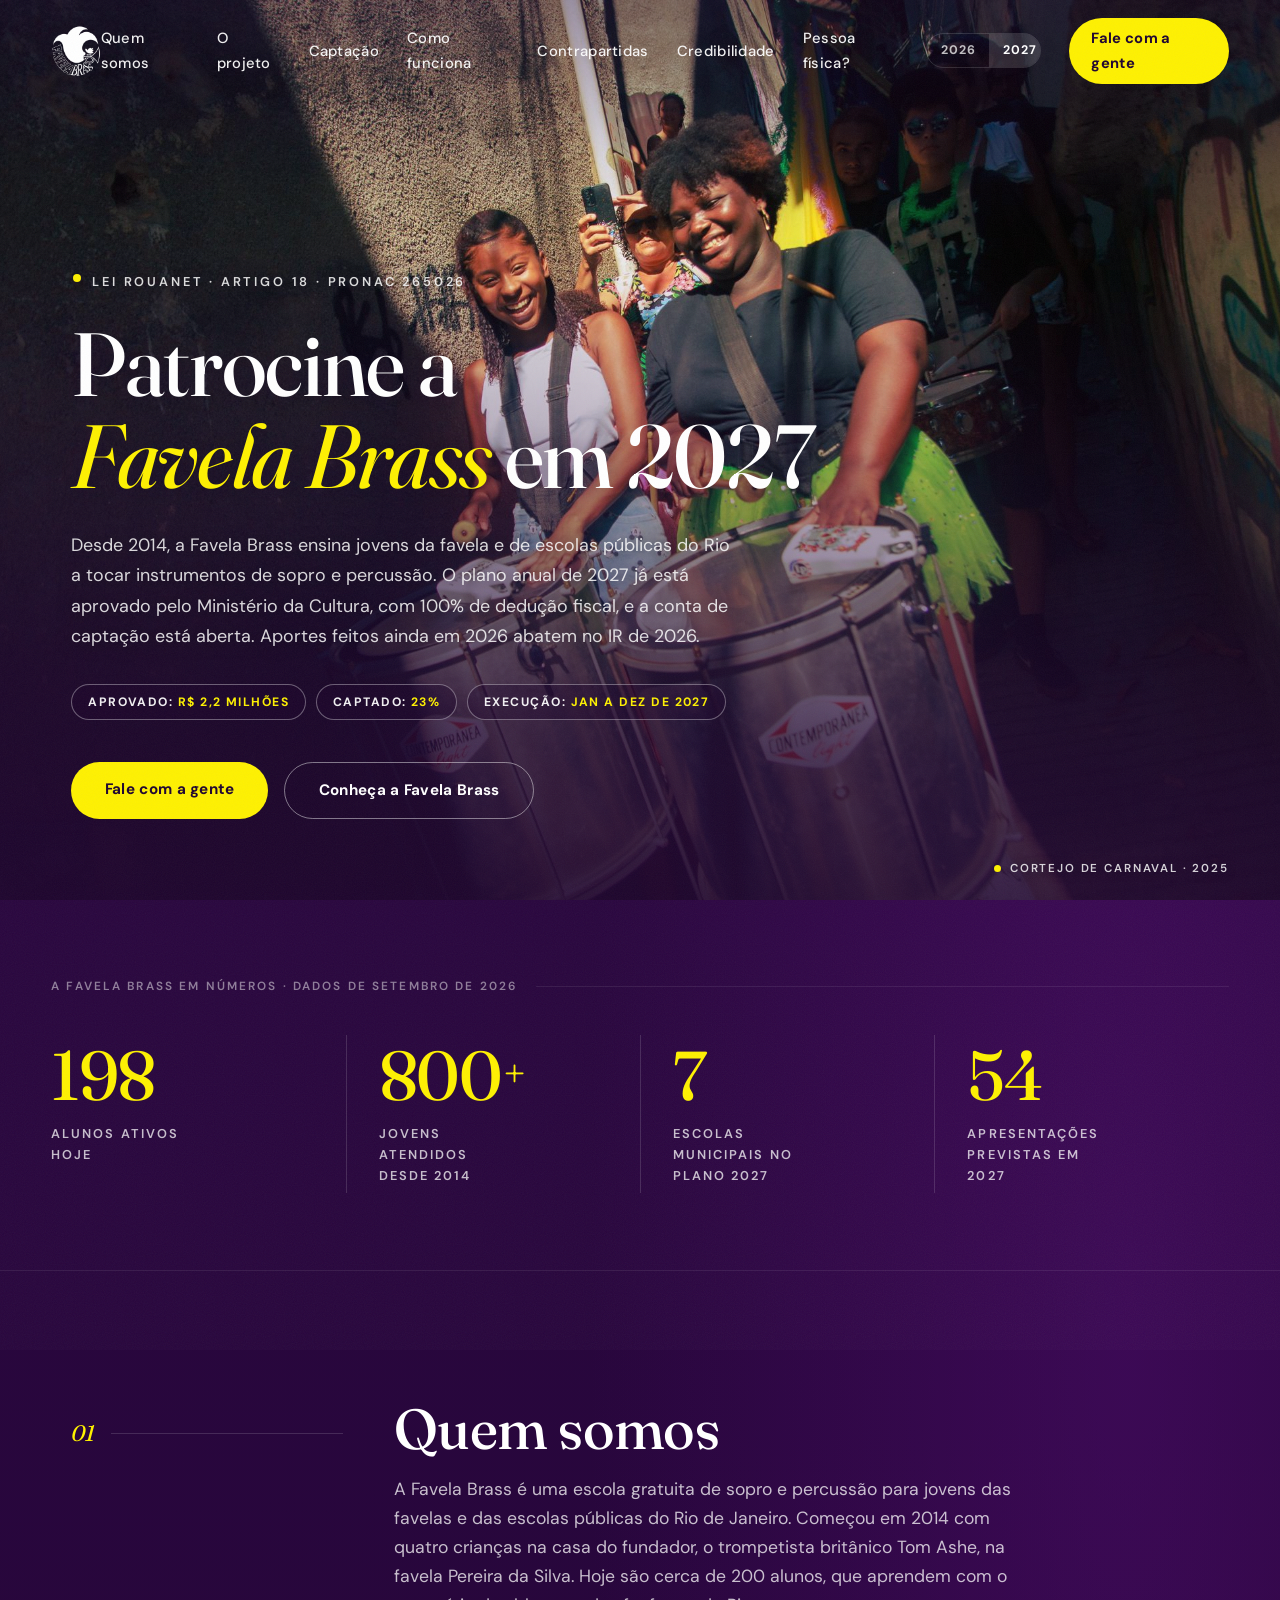
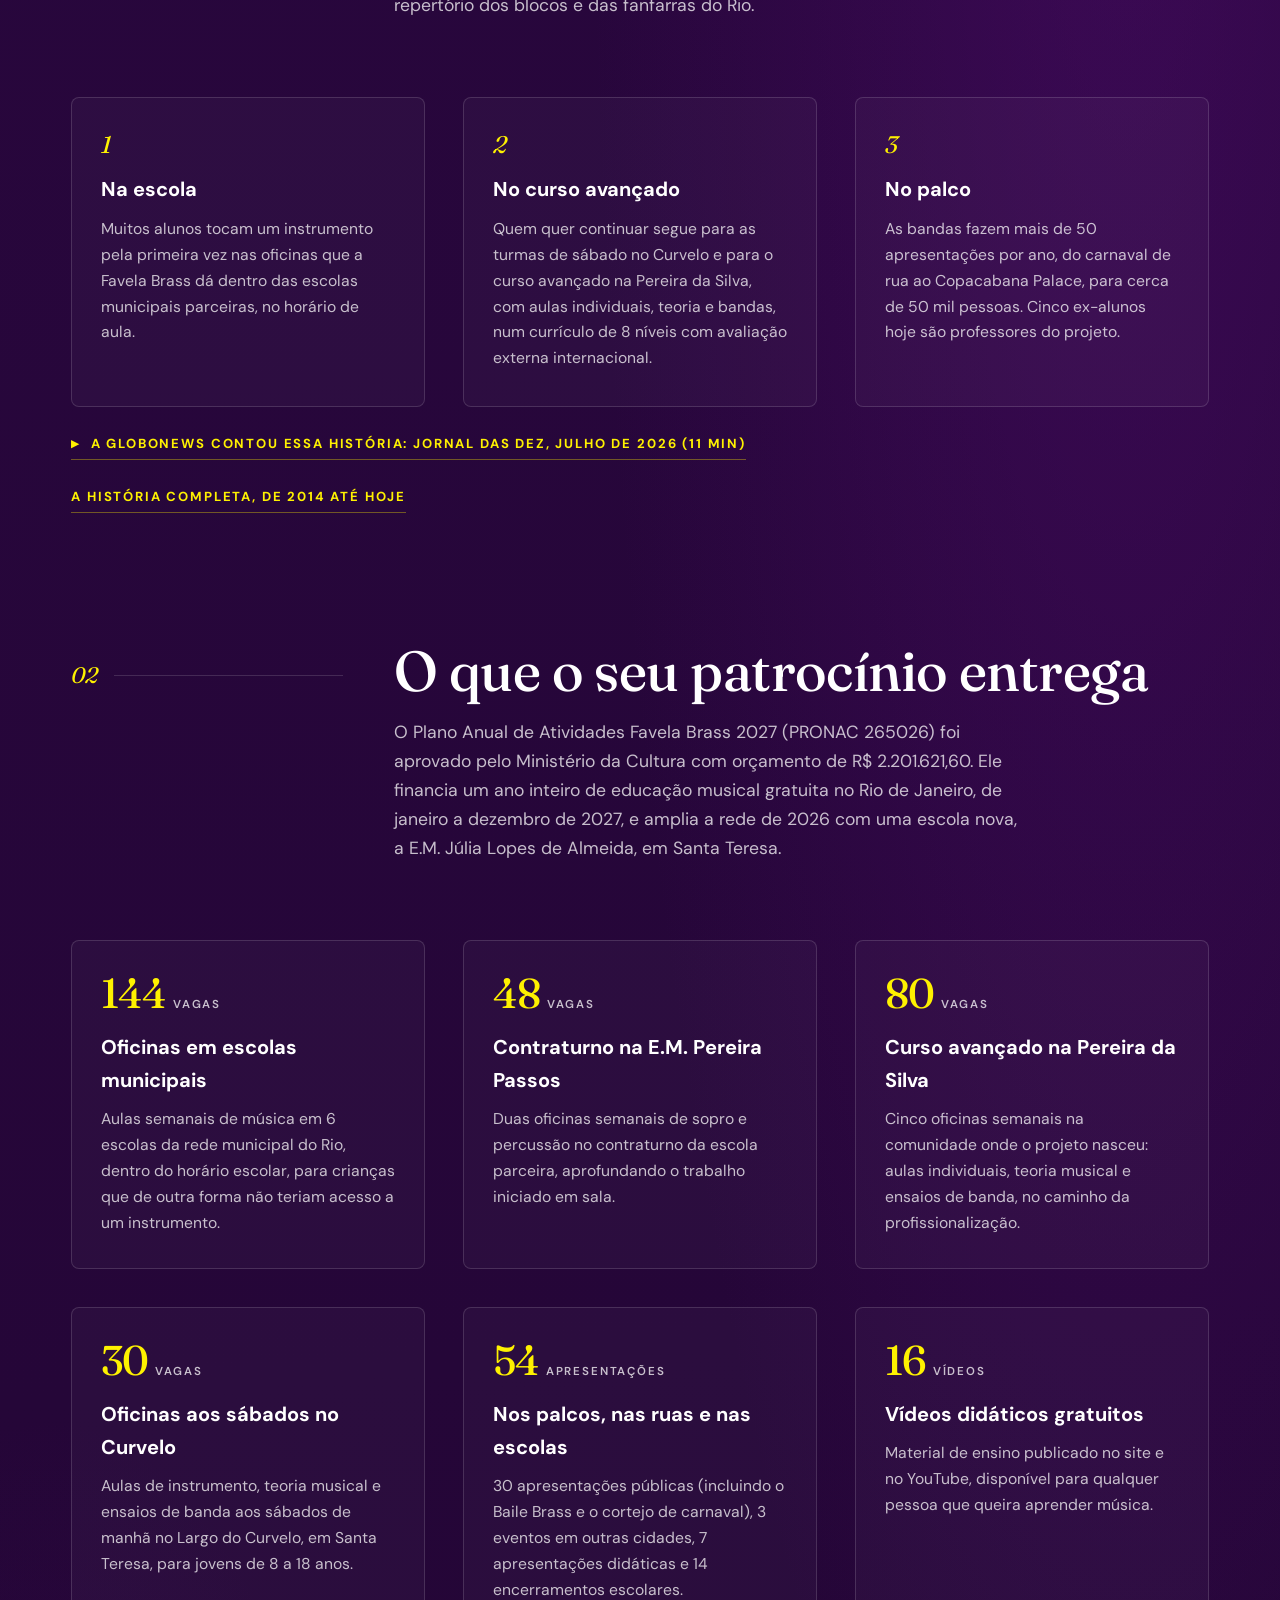
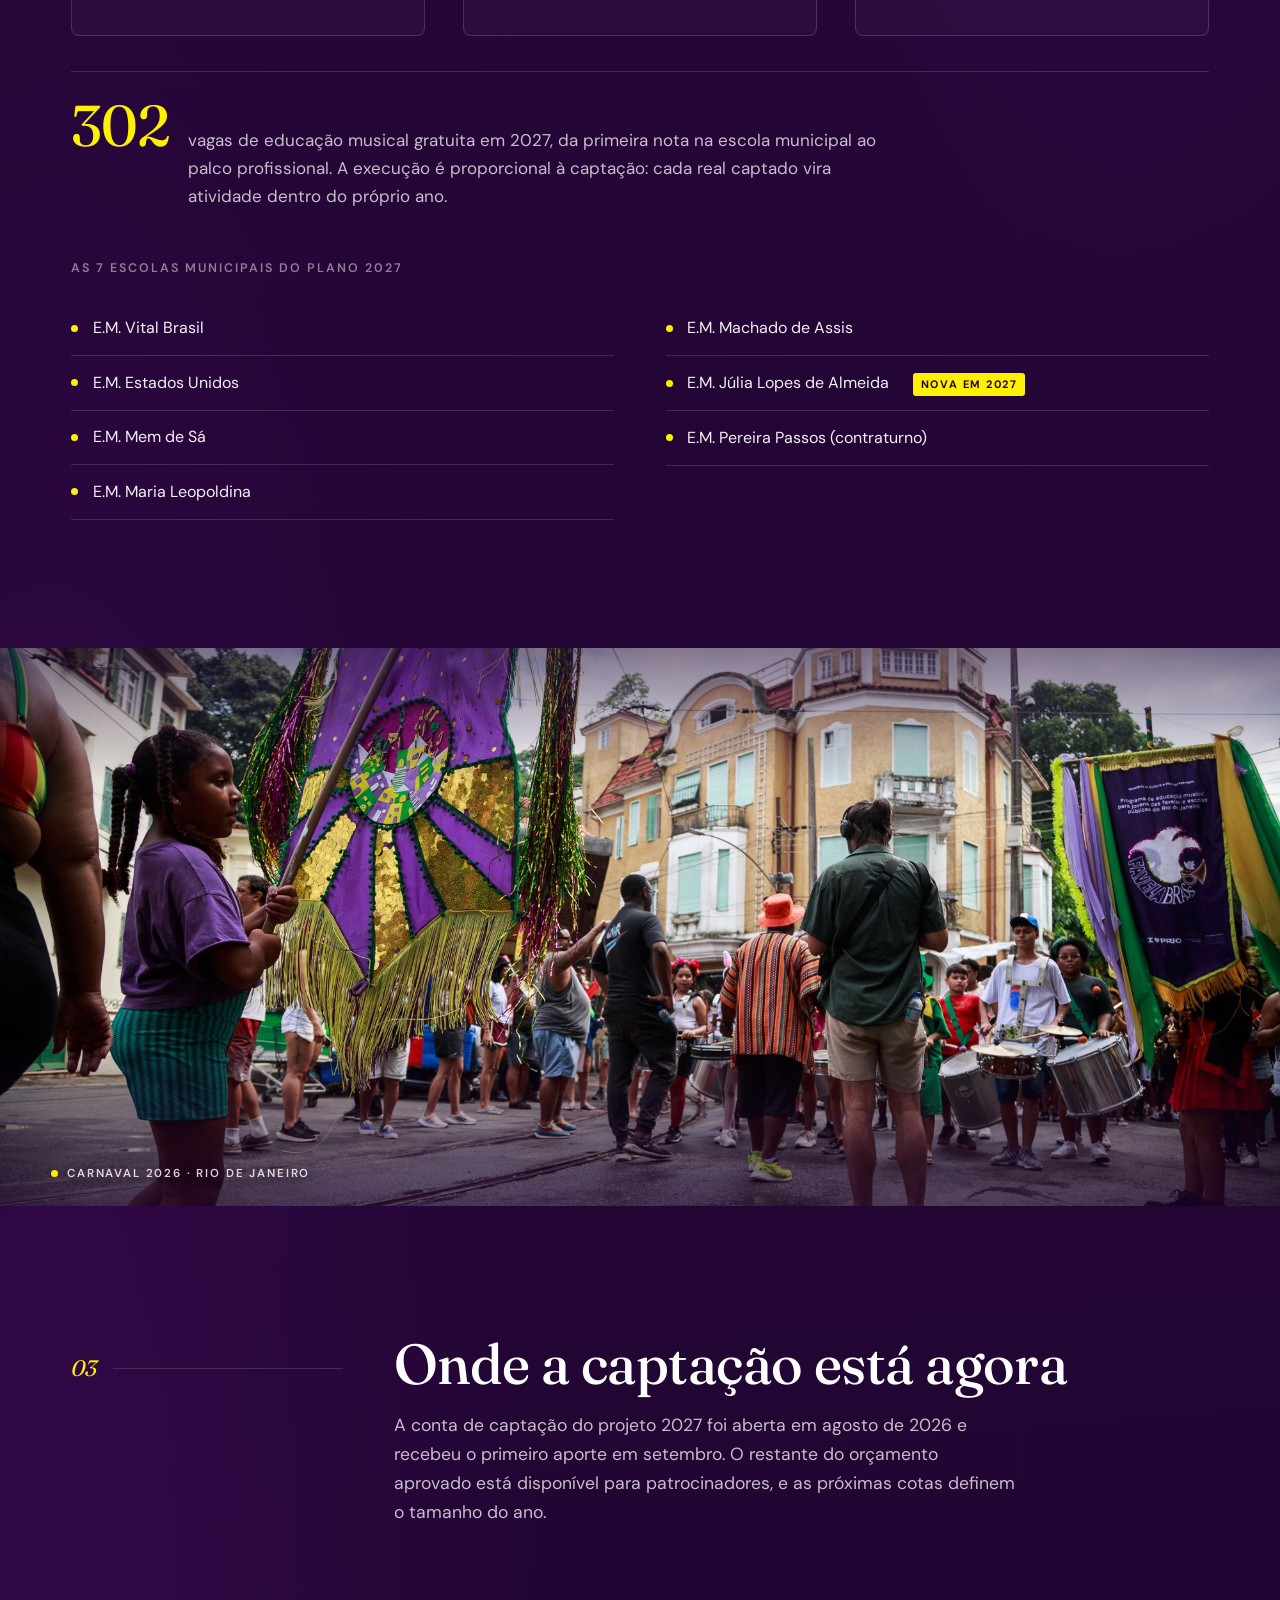
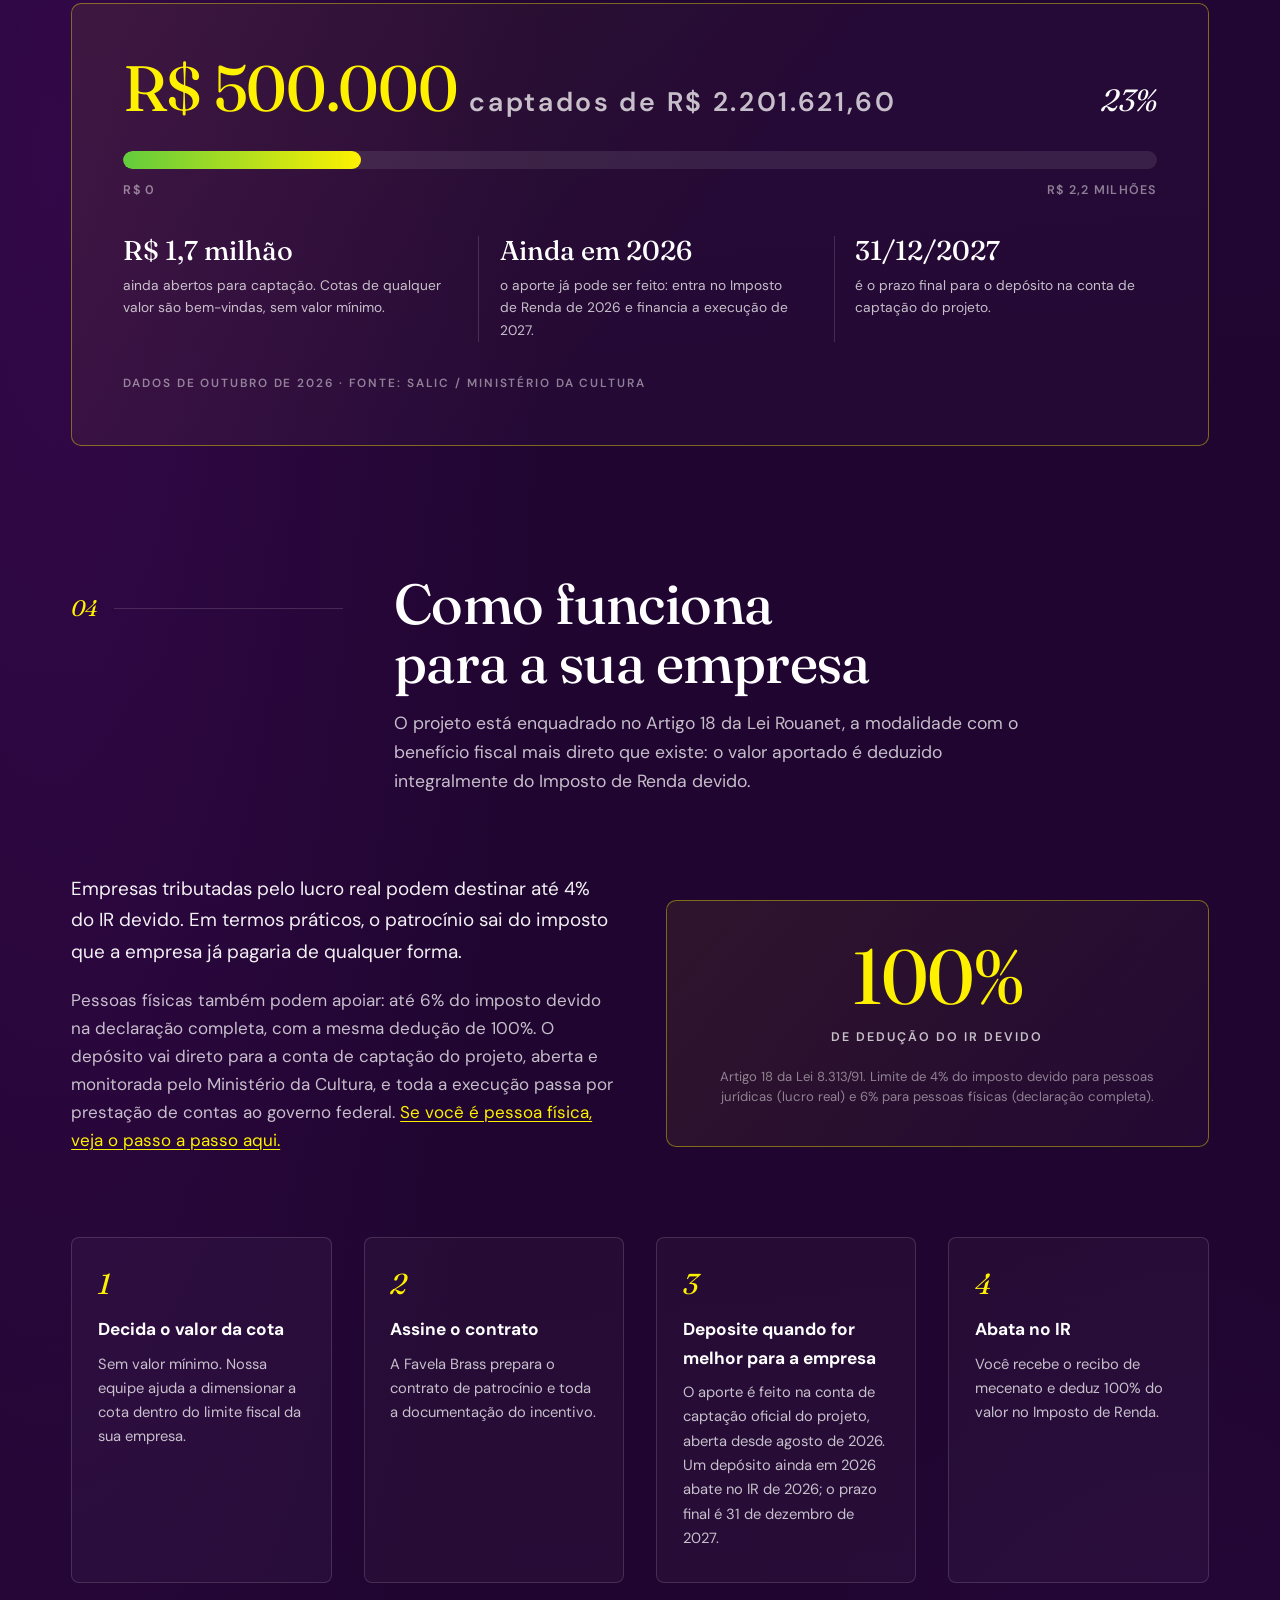
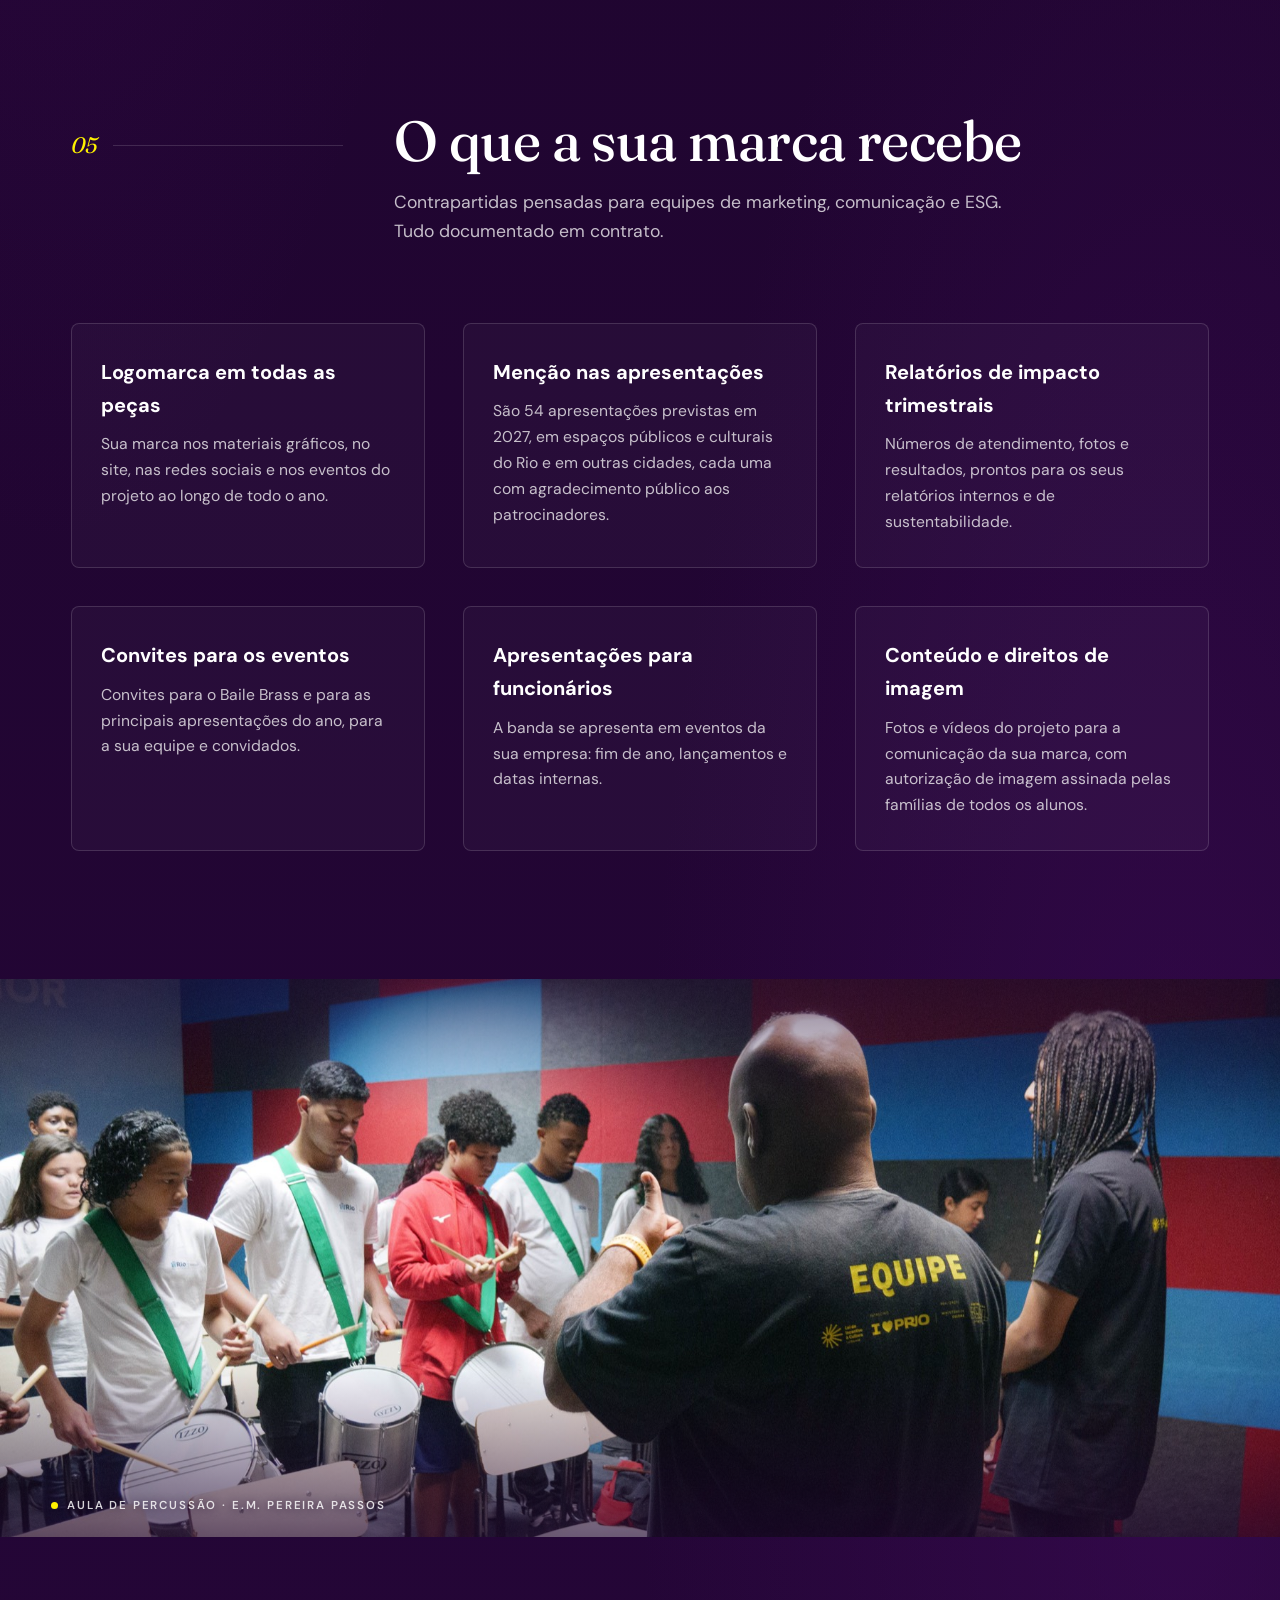
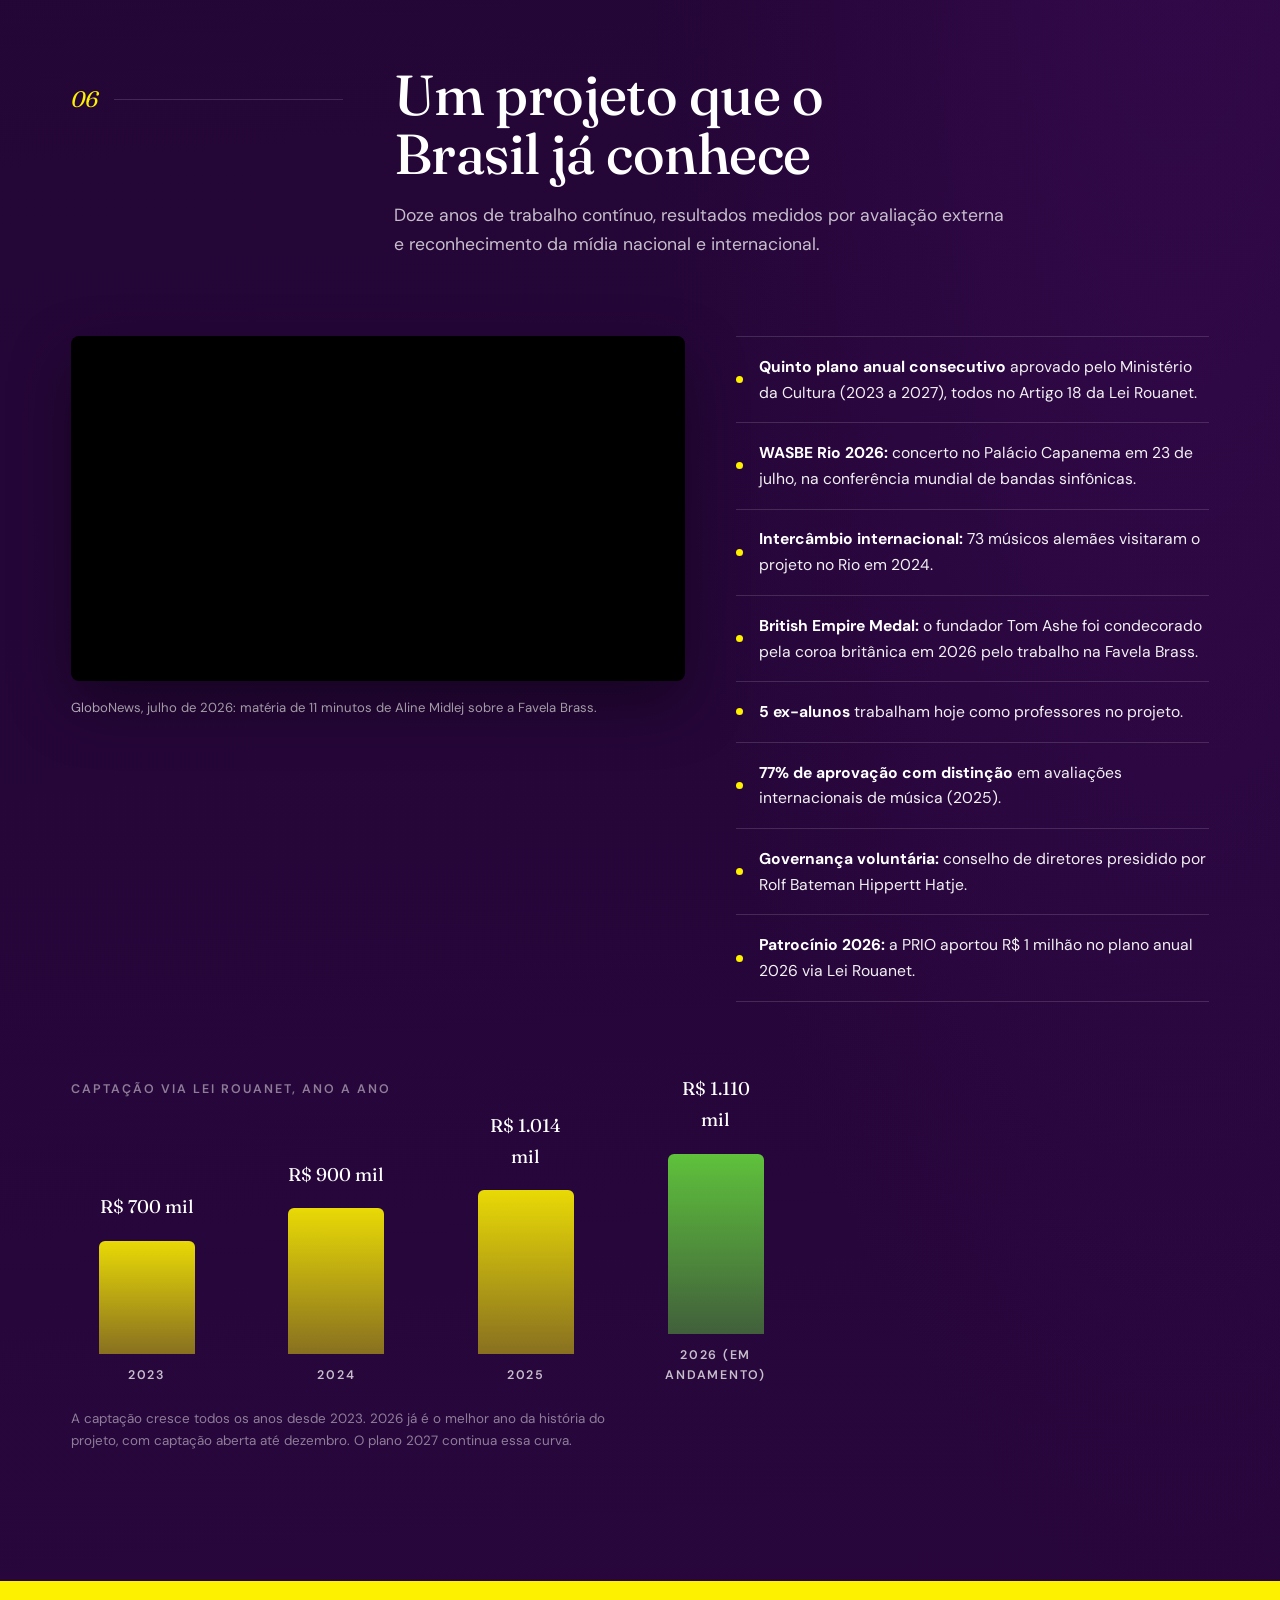
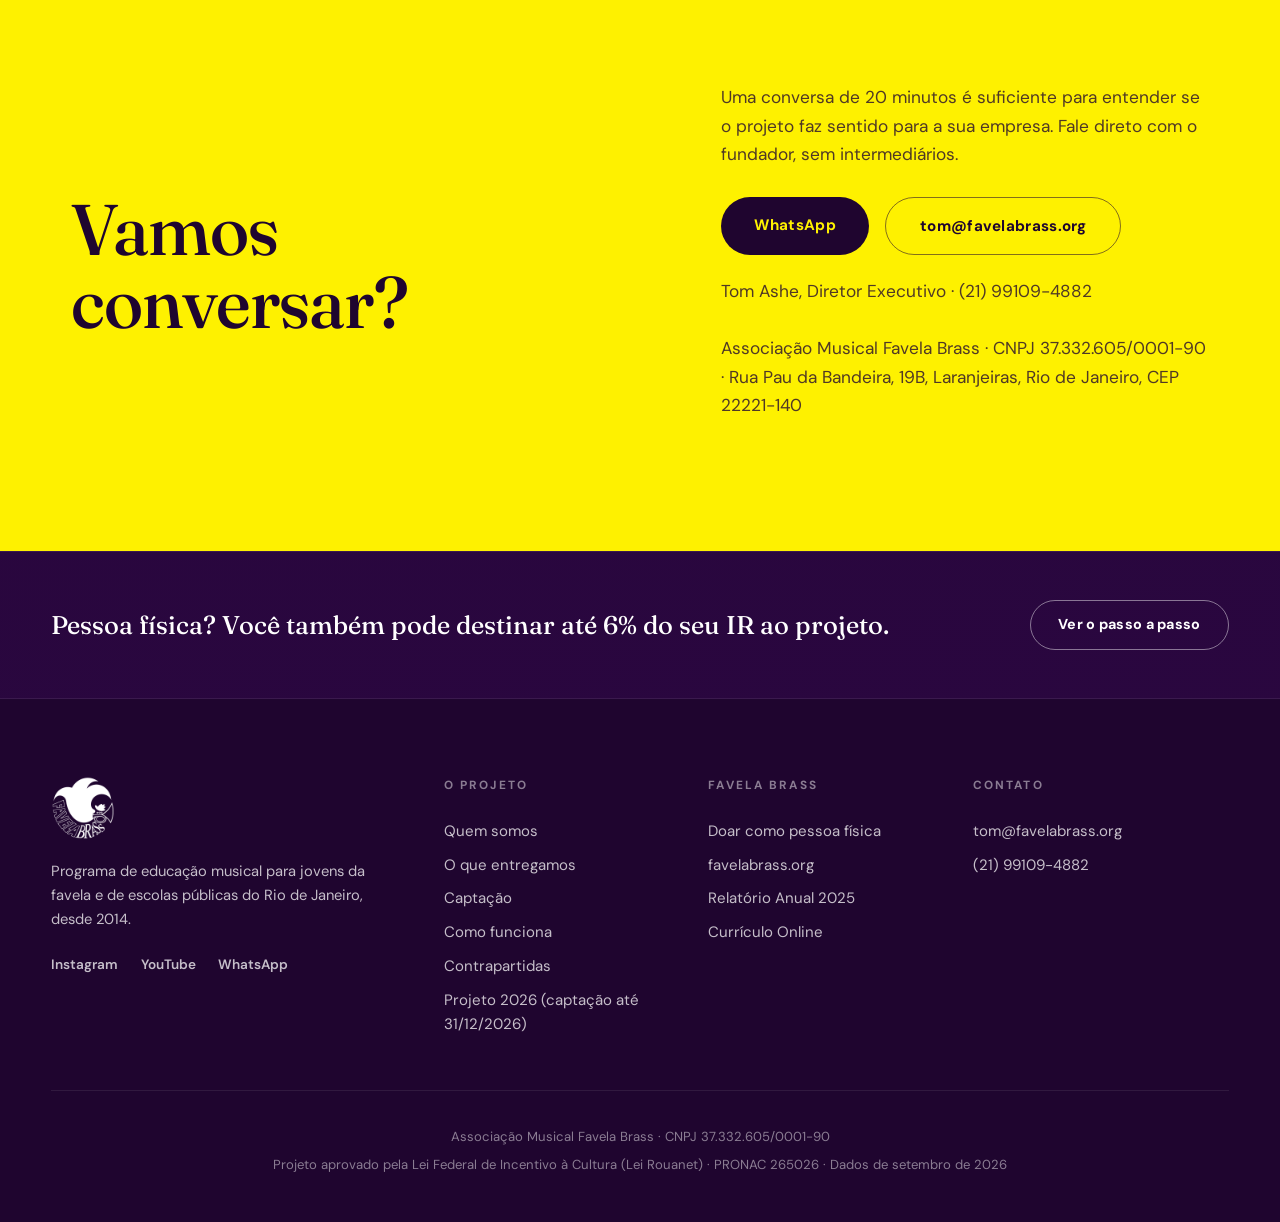
<file: index.html>
<!DOCTYPE html>
<html lang="pt-BR">
<head>
<meta charset="UTF-8">
<!-- Raiz redireciona para o ano com captação ativa.
     Desde 08/09/2026 aponta para /2027/ (PRONAC 265026, aprovado, captação
     aberta). /2026/ continua no ar até o fim da captação 2026 (31/12/2026)
     e segue linkado a partir do seletor de ano e do rodapé. -->
<meta http-equiv="refresh" content="0; url=/2027/">
<link rel="canonical" href="https://rouanet.favelabrass.org/2027/">
<title>Favela Brass · Lei Rouanet</title>
<script>location.replace('/2027/');</script>
</head>
<body>
<p><a href="/2027/">Patrocine a Favela Brass via Lei Rouanet: projeto 2027</a></p>
</body>
</html>
</file>
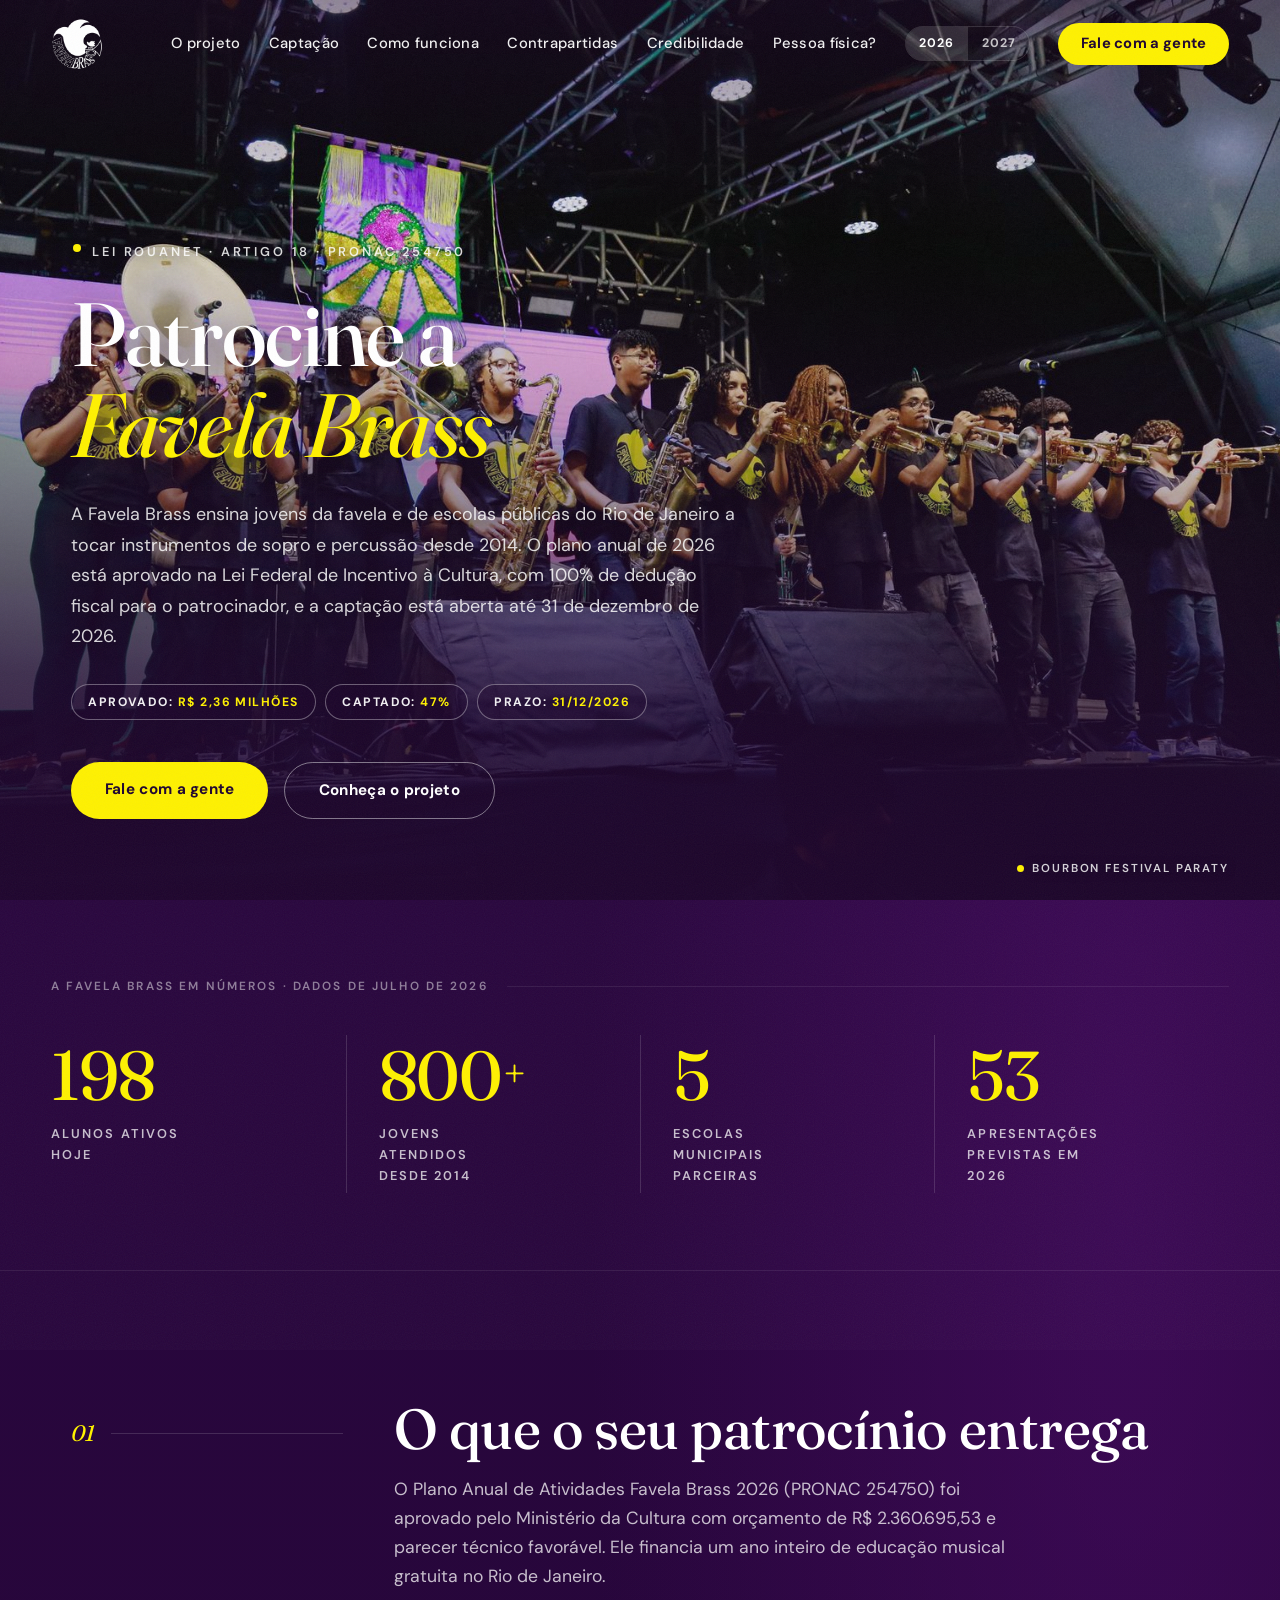
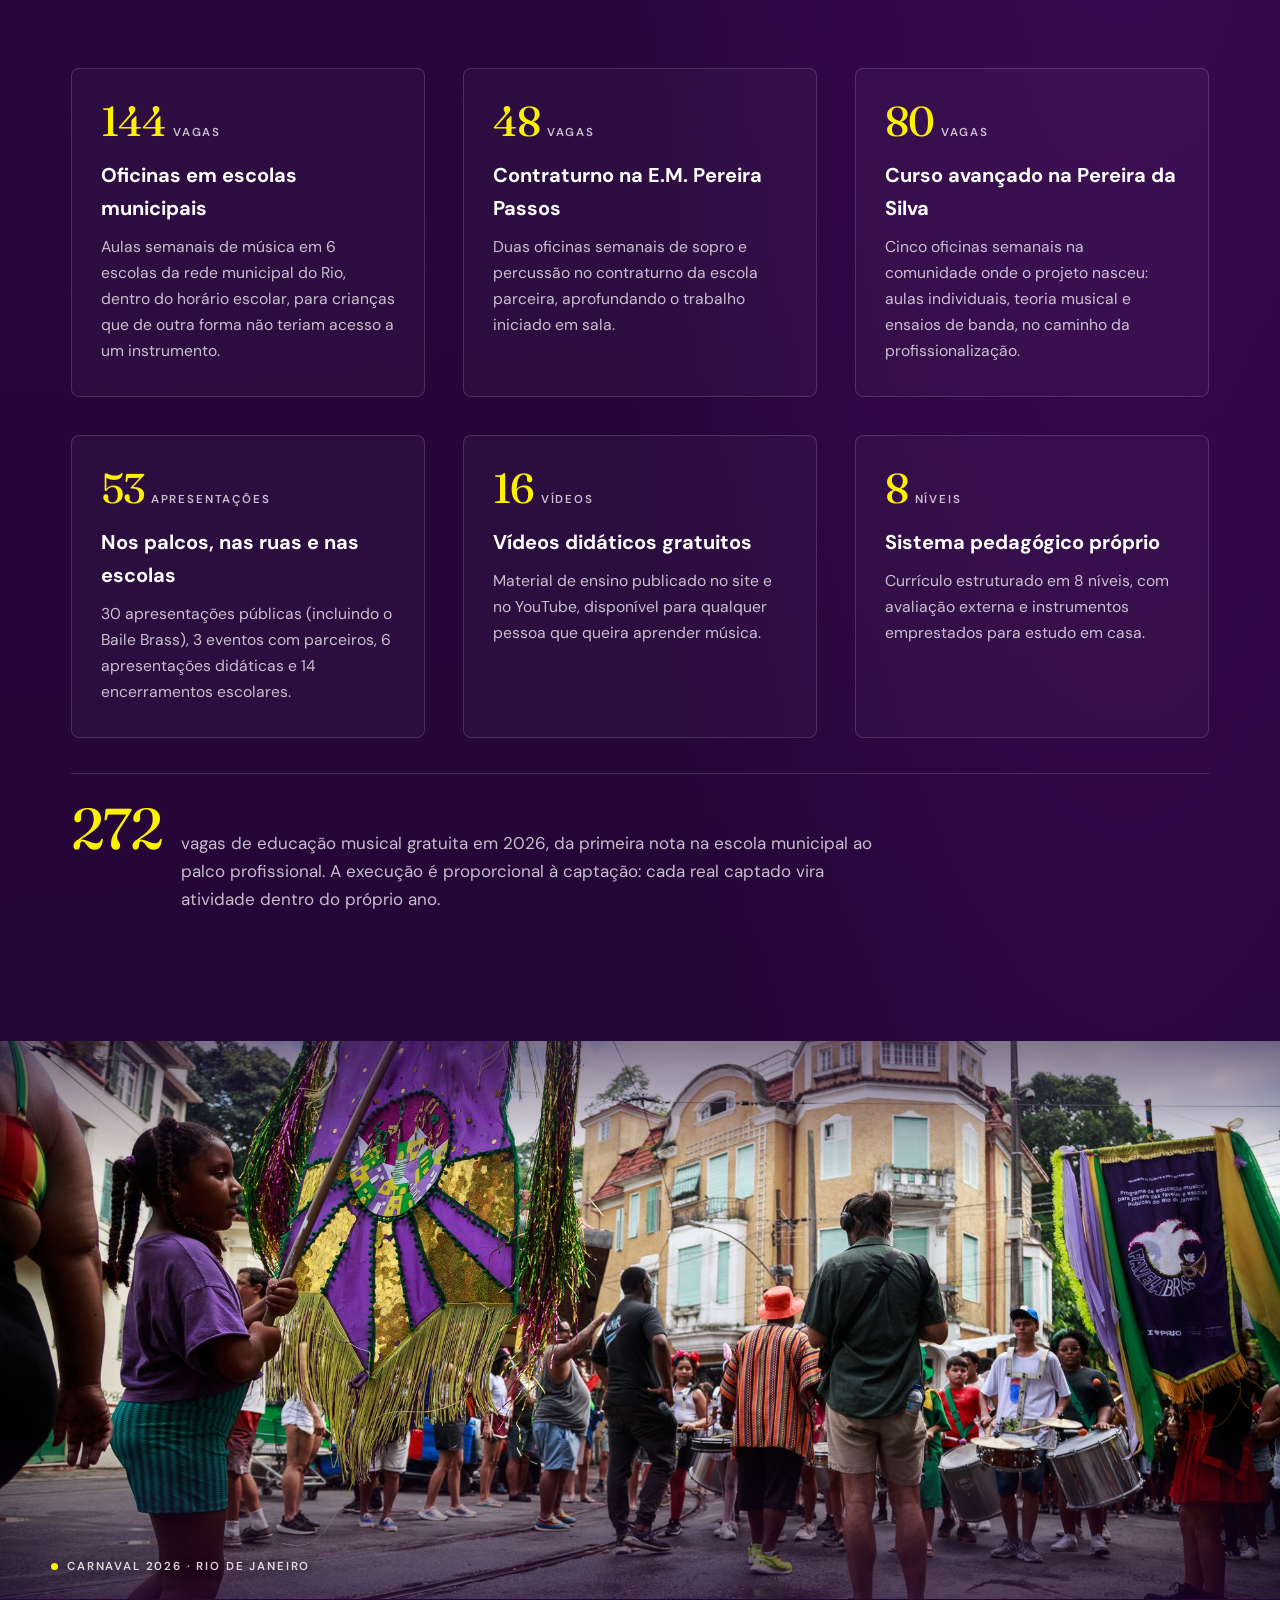
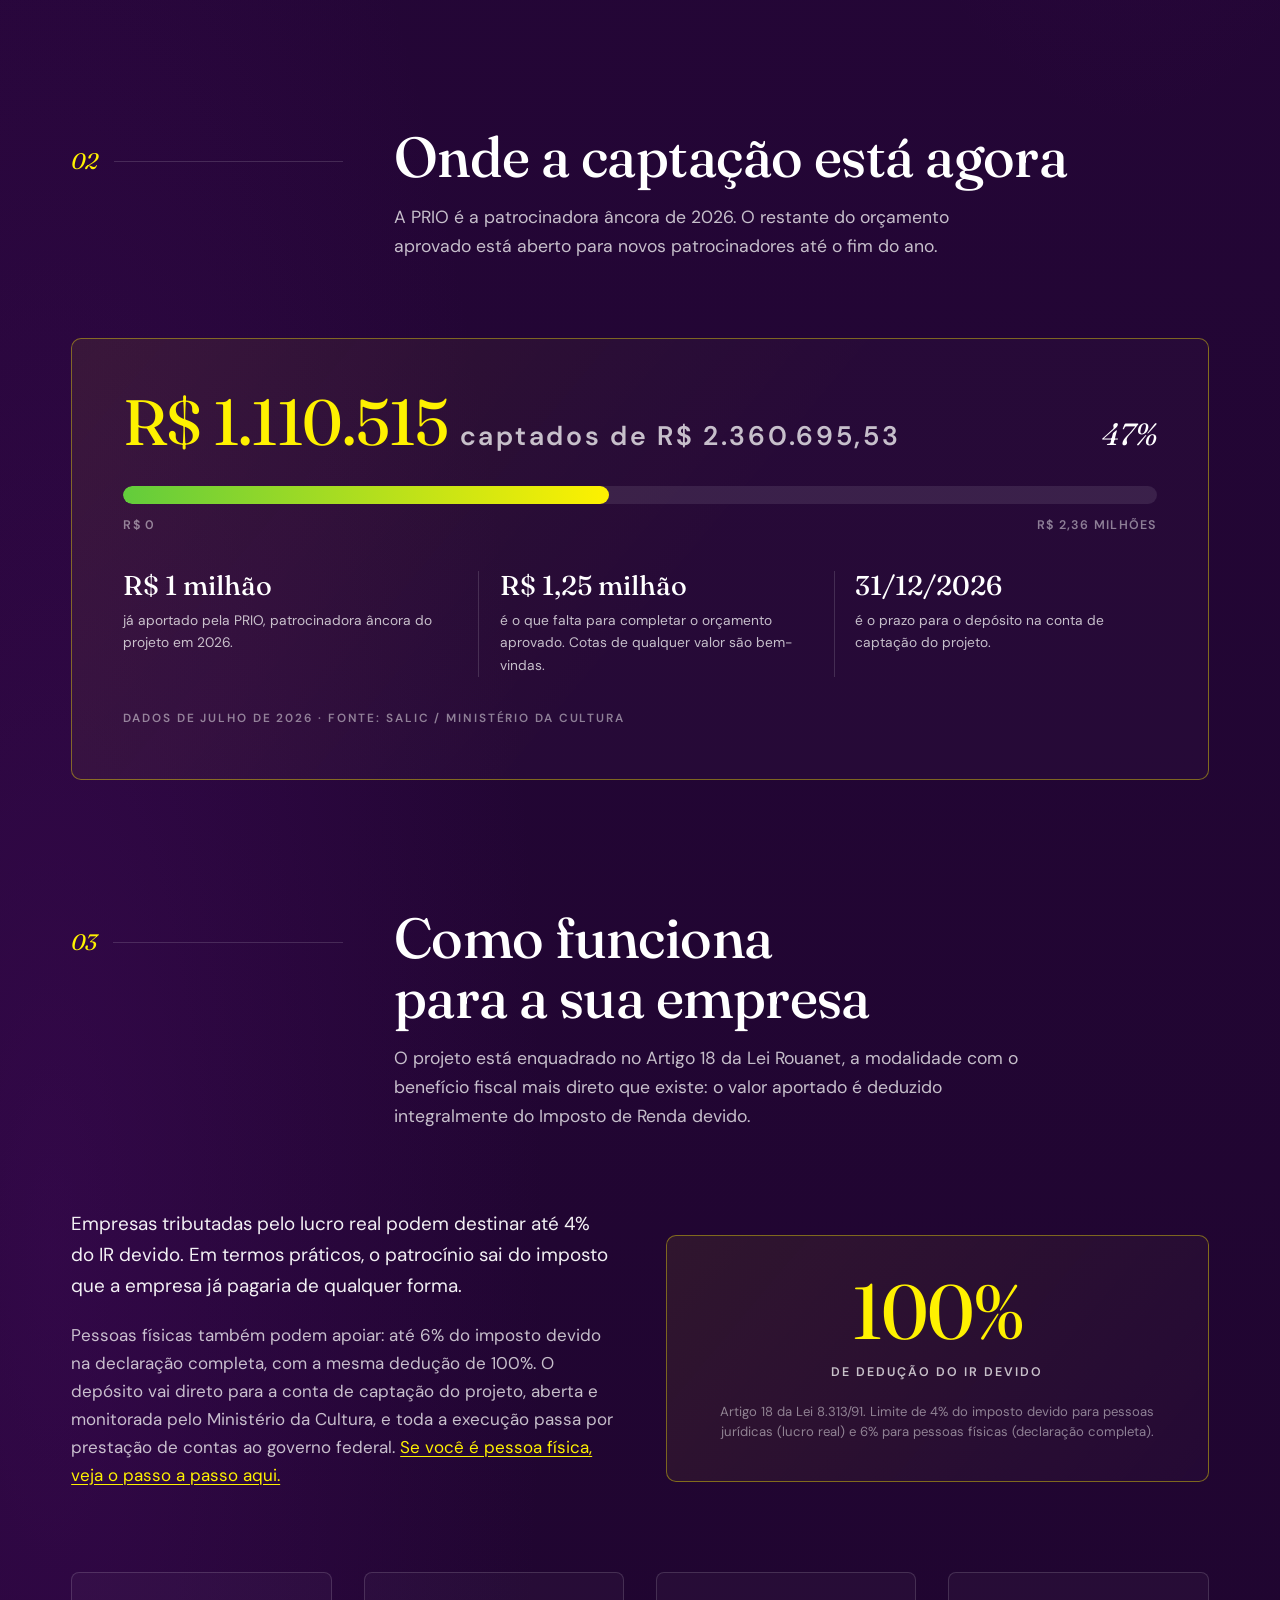
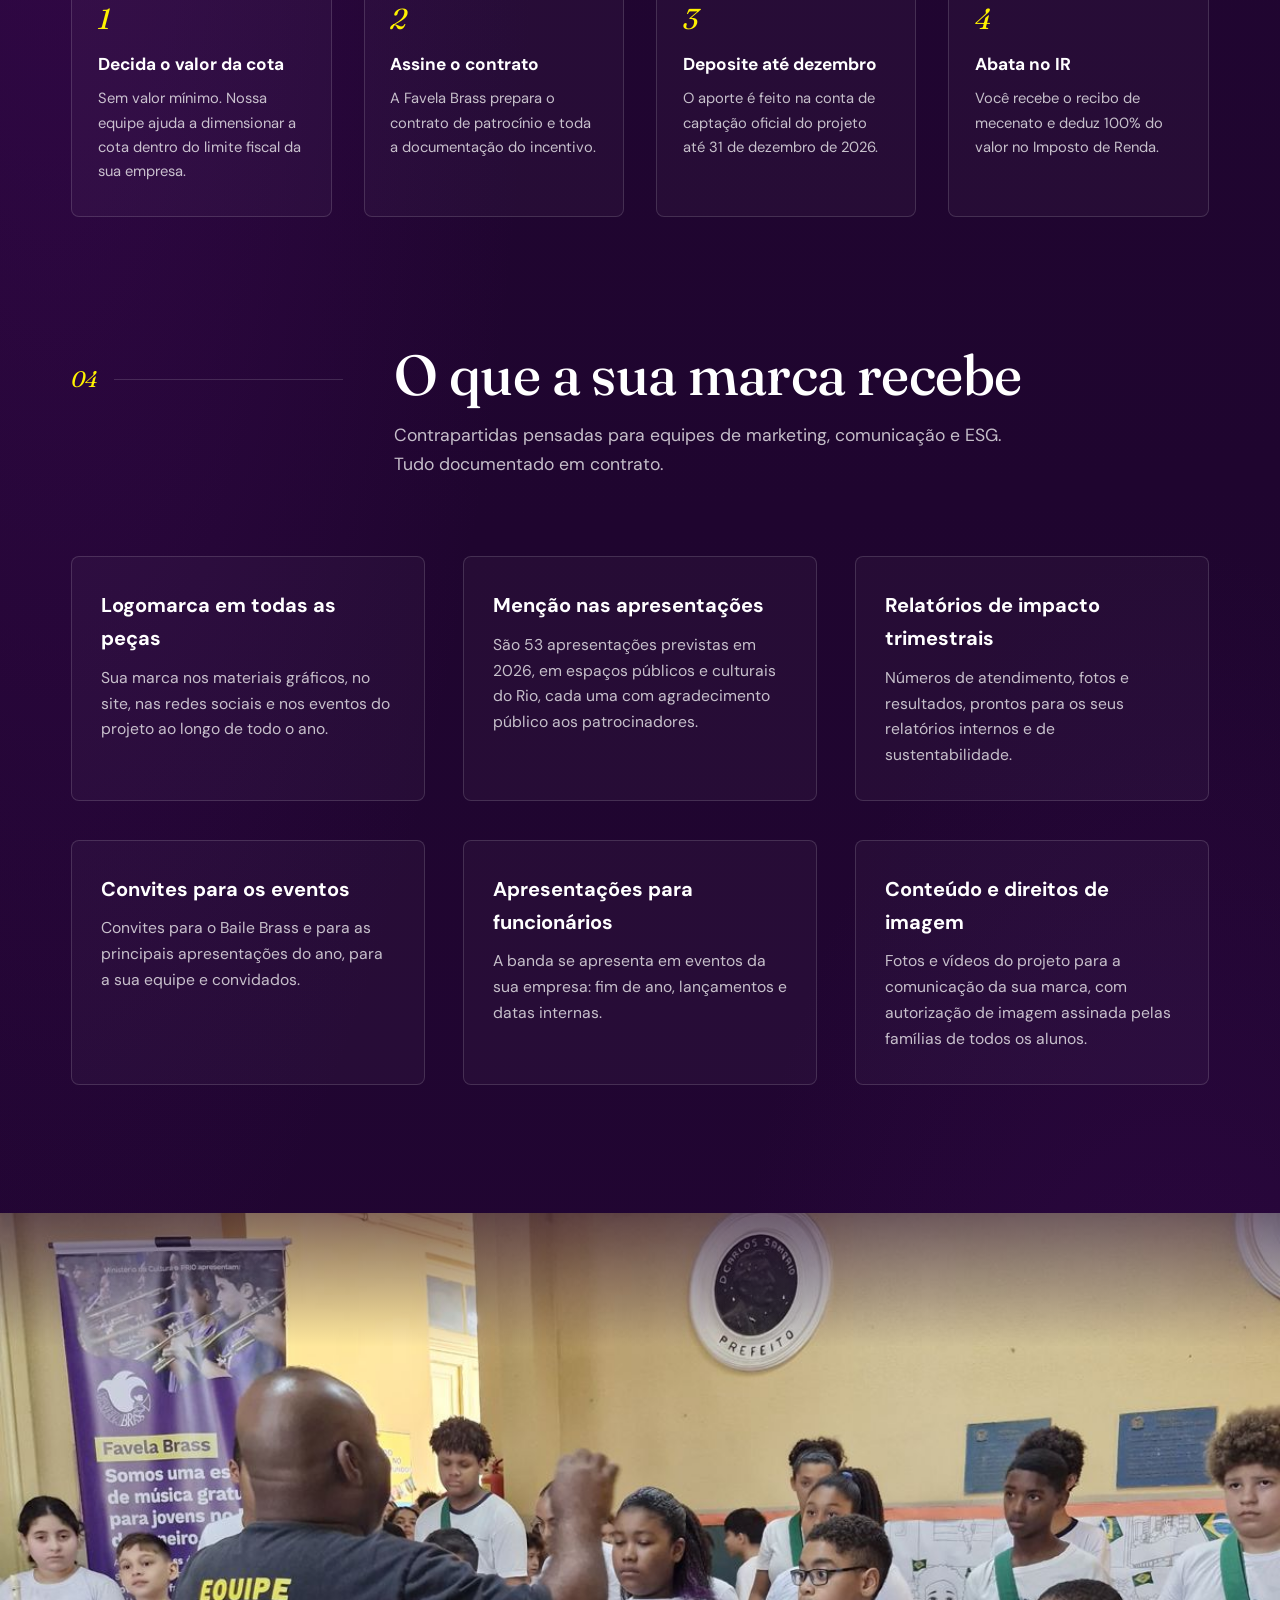
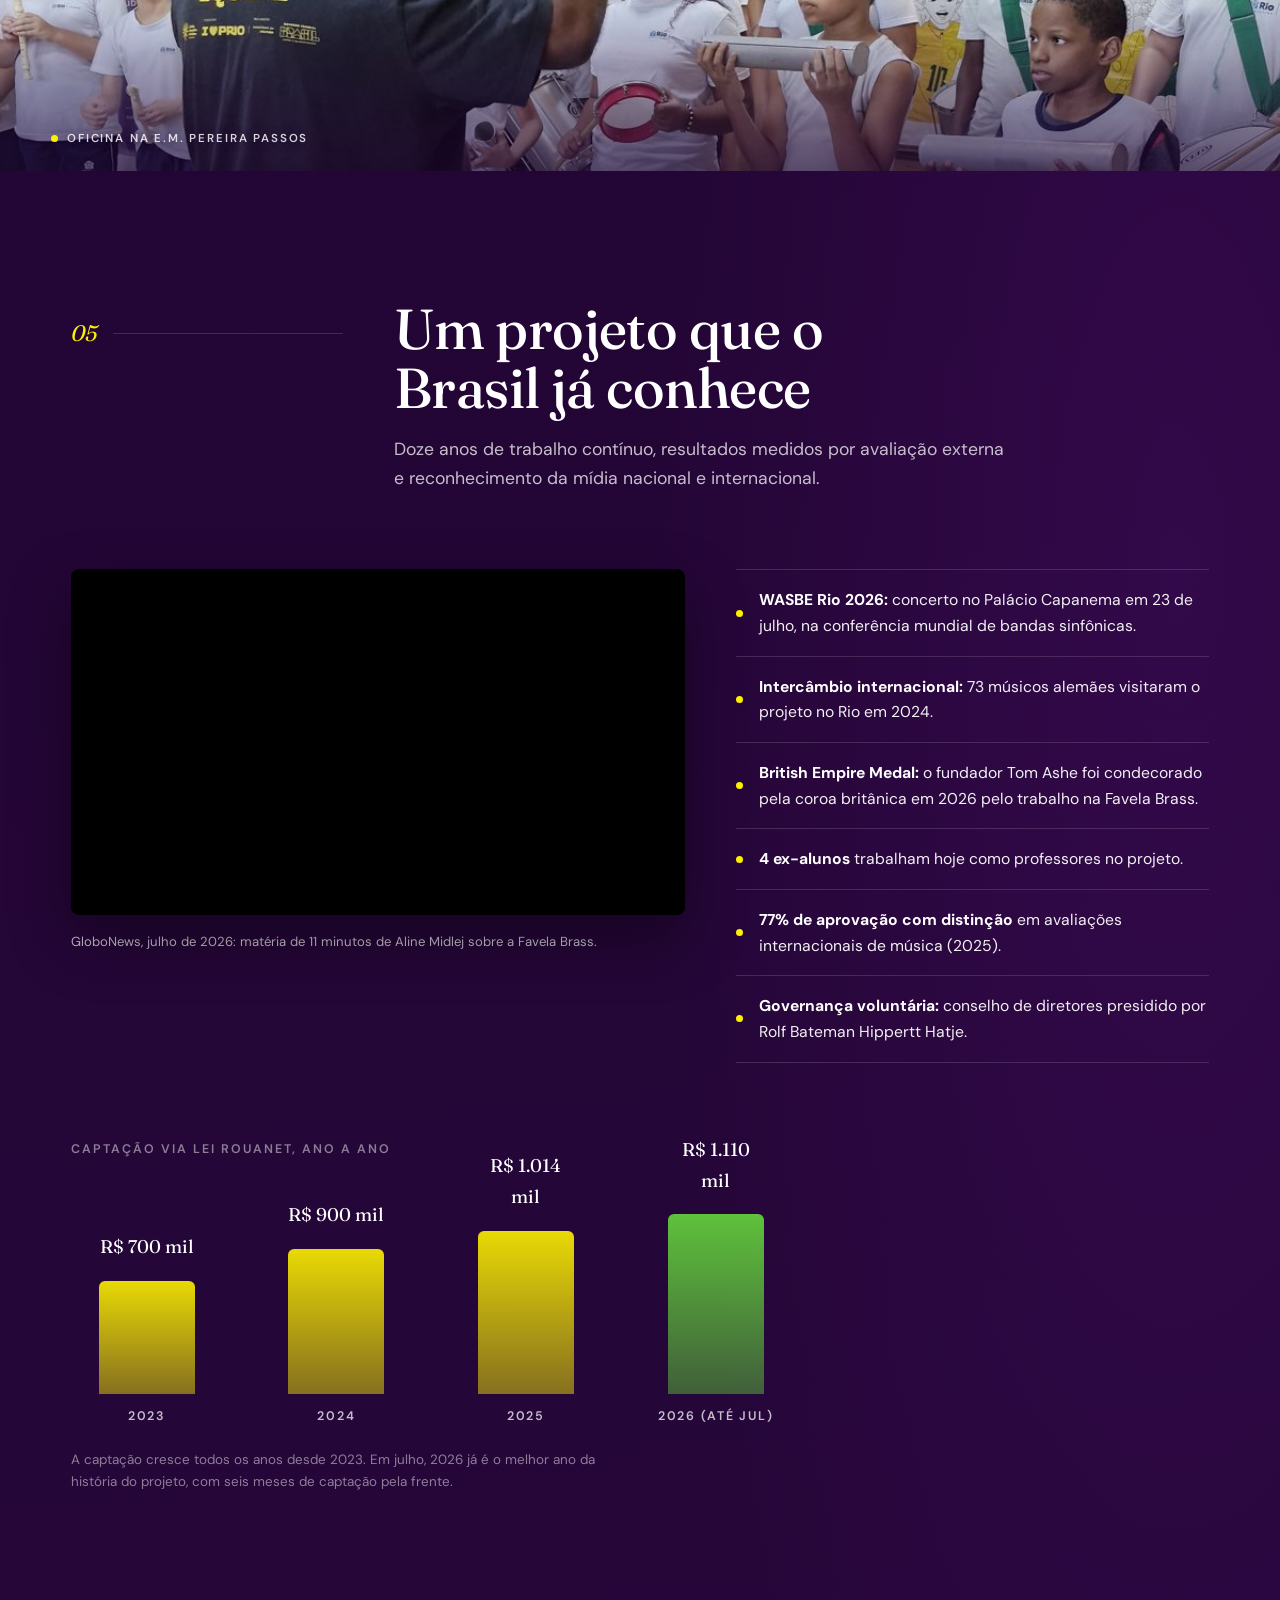
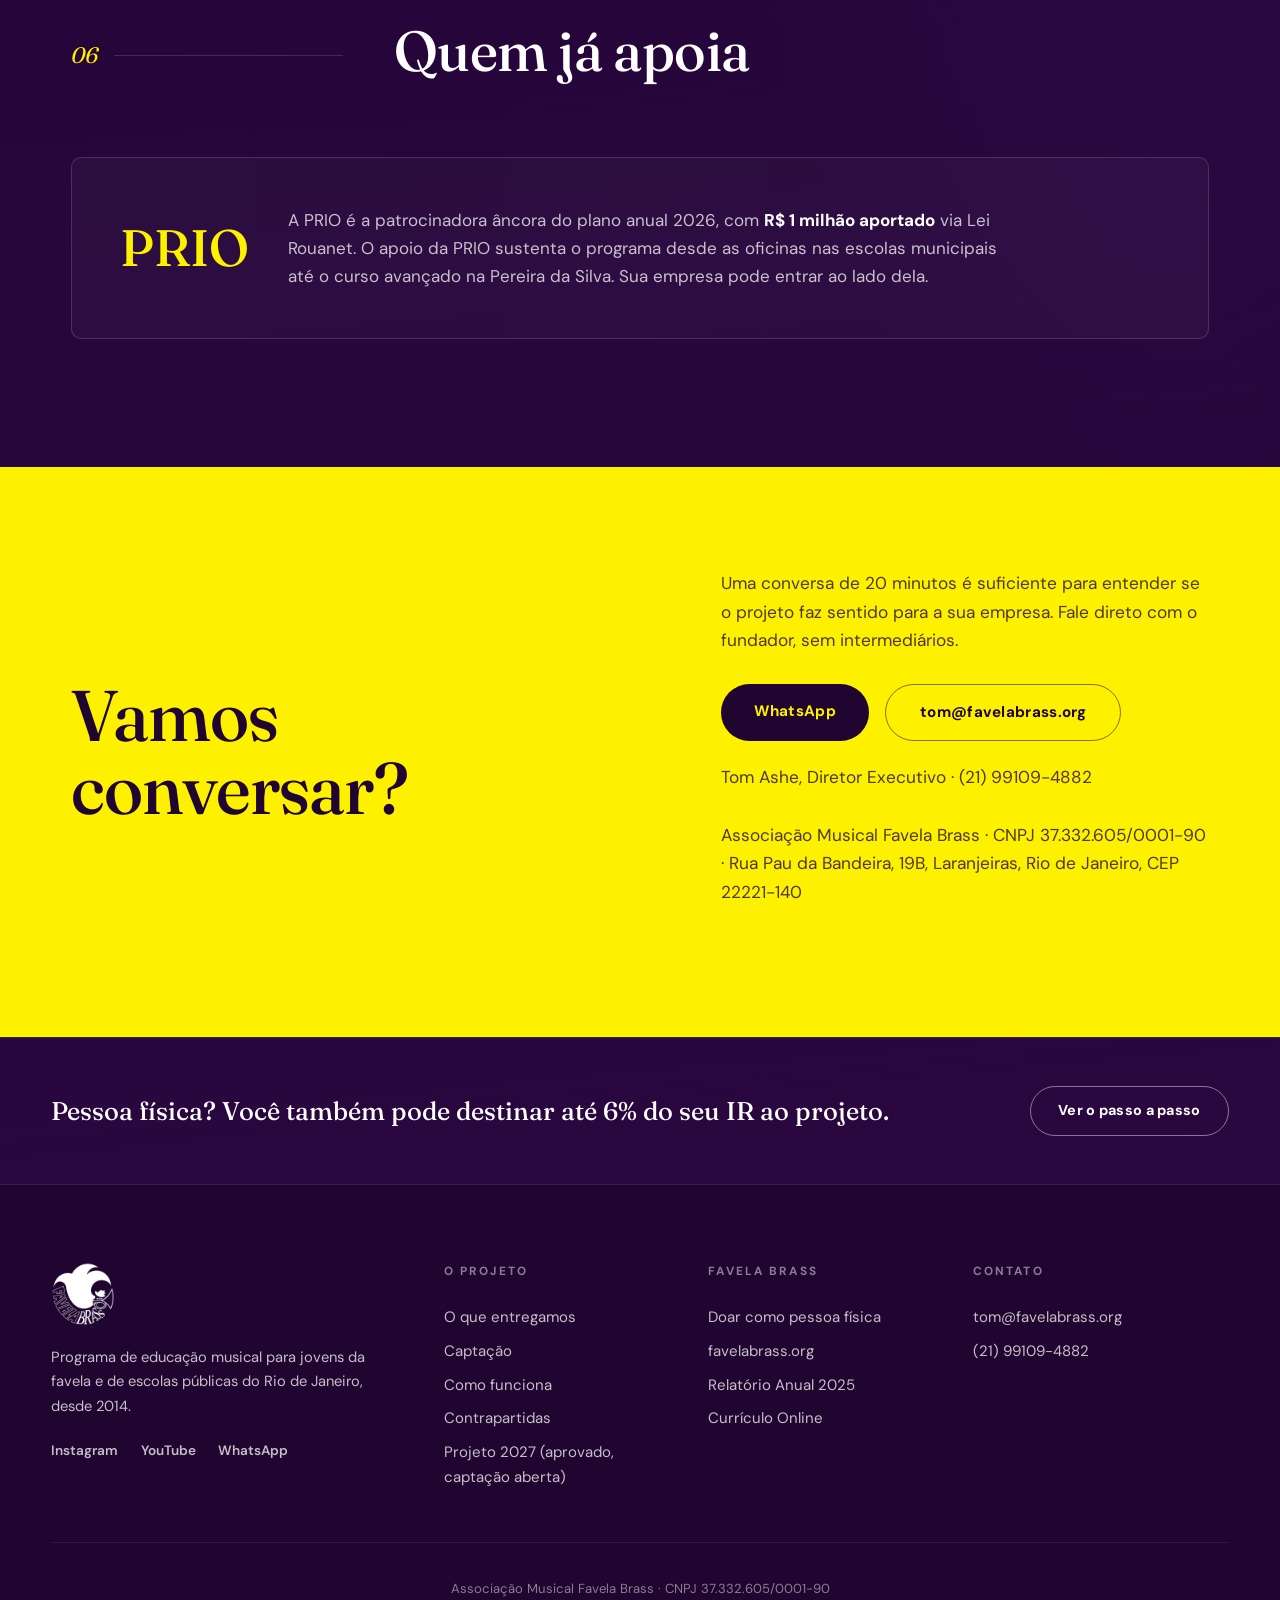
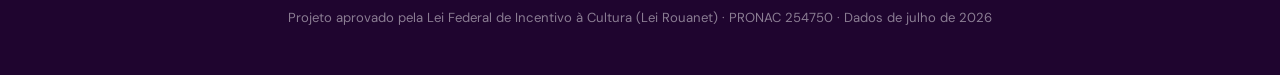
<file: 2026/index.html>
<!DOCTYPE html>
<html lang="pt-BR">
<head>
<meta charset="UTF-8">
<meta name="viewport" content="width=device-width, initial-scale=1.0">
<title>Patrocine a Favela Brass · Lei Rouanet 2026 · PRONAC 254750</title>
<meta name="description" content="Patrocine o plano anual 2026 da Favela Brass via Lei Rouanet (Artigo 18, 100% de dedução do IR). PRONAC 254750, R$ 2,36 milhões aprovados, captação aberta até 31/12/2026.">
<meta property="og:title" content="Patrocine a Favela Brass · Lei Rouanet 2026">
<meta property="og:description" content="Plano anual aprovado pelo Ministério da Cultura: 272 vagas de educação musical, 53 apresentações, 100% de dedução fiscal via Artigo 18. Captação aberta até 31/12/2026.">
<meta property="og:type" content="website">
<meta property="og:image" content="https://rouanet.favelabrass.org/img/og-2026.jpg">
<meta property="og:image:width" content="1200">
<meta property="og:image:height" content="630">
<meta property="og:url" content="https://rouanet.favelabrass.org/2026/">
<meta property="og:site_name" content="Favela Brass">
<meta property="og:locale" content="pt_BR">
<meta name="theme-color" content="#1F052F">
<link rel="canonical" href="https://rouanet.favelabrass.org/2026/">
<link rel="preload" as="image" href="../img/13-bourbon-paraty-stage.jpg">
<link rel="apple-touch-icon" href="../img/apple-touch-icon.png">
<link rel="icon" type="image/png" href="../img/favicon-48.png">
<link rel="preconnect" href="https://fonts.googleapis.com">
<link rel="preconnect" href="https://fonts.gstatic.com" crossorigin>
<link href="https://fonts.googleapis.com/css2?family=DM+Sans:opsz,wght@9..40,300..1000&family=Fraunces:ital,opsz,wght@0,9..144,300..700;1,9..144,300..700&display=swap" rel="stylesheet">
<script>document.documentElement.classList.add("js")</script>
<link rel="stylesheet" href="../shared/fb-rouanet.css">
<!-- Google tag (gtag.js) · mesma propriedade GA4 do favelabrass.org -->
<script async src="https://www.googletagmanager.com/gtag/js?id=G-CN4VGSPB3Z"></script>
<script>window.dataLayer=window.dataLayer||[];function gtag(){dataLayer.push(arguments);}gtag('js',new Date());gtag('config','G-CN4VGSPB3Z');</script>

<!-- ================================================================
     YEAR-DATA START (2026) · fontes verificadas em 09/07/2026
     Todo número desta página vem daqui. Para atualizar a página,
     atualize aqui e procure o valor no corpo do HTML.

     PRONAC:               254750 (Artigo 18, mecenato)
     Nome oficial:         Plano Anual de Atividades Favela Brass 2026
     Valor aprovado:       R$ 2.360.695,53          [salic.py projeto 254750]
     Captado:              R$ 1.110.515 (47,0%)     [salic.py captacao, jul/2026]
     Restante:             R$ 1.250.180,53 (~R$ 1,25 milhão)
     Âncora:               PRIO, R$ 1 milhão aportado em 2026
     Prazo de captação:    31/12/2026
     Vagas alvo:           272 (144 escolas + 48 Pereira Passos + 80 comunidade)
     Apresentações alvo:   53 (30 públicas + 3 parceiros + 6 didáticas + 14 encerramentos)
     Vídeos didáticos:     16
     Alunos ativos:        198                      [DB jul/2026]
     Atendidos desde 2014: 800+ (827 registros)     [DB jul/2026]
     Escolas parceiras:    5 atuais (Pereira Passos, Estados Unidos, Maria Leopoldina, Mem de Sá, Vital Brasil)
     Ex-alunos professores: 4
     Aprovação c/ distinção: 77% (2025)
     Captação histórica:   R$ 700 mil (2023) · R$ 900 mil (2024) · R$ 1.014 mil (2025)
     Governança:           conselho voluntário, presidente Rolf Bateman Hippertt Hatje
     Fundador:             Tom Ashe, British Empire Medal 2026
     Redes:                ~10 mil Instagram · ~4,6 mil YouTube
     GloboNews:            https://www.youtube.com/watch?v=_ONXcOJ_-EM (upload oficial)
     WASBE:                concerto 23/07/2026, Palácio Capanema
     Alemanha:             73 músicos alemães visitaram em 2024
     CNPJ:                 37.332.605/0001-90
     Contato:              Tom Ashe · (21) 99109-4882 · tom@favelabrass.org
     Sede:                 Rua Pau da Bandeira, 19B, Laranjeiras, Rio de Janeiro, CEP 22221-140
     Carimbo dos dados:    julho de 2026
     ================================================================
     YEAR-DATA END -->

<style>
/* ===== Page-specific: apresentação Rouanet ===== */

/* Year switch pill in the nav */
.year-switch {
  display: inline-flex;
  border: 1px solid var(--rule);
  border-radius: 100px;
  overflow: hidden;
}
.year-switch a {
  font-size: 0.78rem;
  font-weight: 700;
  letter-spacing: 0.08em;
  color: var(--text-dim);
  text-decoration: none;
  padding: 0.4rem 0.85rem;
  transition: color 0.2s, background 0.2s;
}
.year-switch a:hover { color: var(--yellow); }
.year-switch a.active { background: rgba(255,255,255,0.14); color: var(--white); }

/* PRONAC hero fact chips */
.hero-chips {
  display: flex;
  flex-wrap: wrap;
  gap: 0.6rem;
  margin-top: 2rem;
}
.hero-chip {
  font-size: 0.76rem;
  font-weight: 700;
  letter-spacing: 0.12em;
  text-transform: uppercase;
  color: var(--text);
  border: 1px solid rgba(255,255,255,0.35);
  border-radius: 100px;
  padding: 0.45rem 1rem;
  background: rgba(31,5,47,0.4);
  backdrop-filter: blur(4px);
}
.hero-chip strong { color: var(--yellow); font-weight: 700; }

/* Produtos grid */
.produto-card { display: flex; flex-direction: column; }
.produto-fig {
  font-family: var(--font-display);
  font-optical-sizing: auto;
  font-size: 2.6rem;
  font-weight: 450;
  line-height: 1;
  color: var(--yellow);
  letter-spacing: -0.02em;
}
.produto-fig small {
  font-family: var(--font-sans);
  font-size: 0.72rem;
  font-weight: 600;
  letter-spacing: 0.16em;
  text-transform: uppercase;
  color: var(--text-dim);
  margin-left: 0.4rem;
}
.produto-card h3 { margin-top: 1rem; }
.produto-total {
  margin-top: 2.2rem;
  padding-top: 1.6rem;
  border-top: 1px solid var(--rule);
  display: flex;
  flex-wrap: wrap;
  align-items: baseline;
  gap: 0.4rem 1.2rem;
}
.produto-total .num-fig { font-size: clamp(2.6rem, 4.5vw, 3.6rem); }
.produto-total p { color: var(--text-dim); max-width: 60ch; }

/* Captação progress */
.capta-wrap {
  border: 1px solid rgba(254, 241, 0, 0.4);
  border-radius: 10px;
  background: linear-gradient(130deg, rgba(254, 241, 0, 0.07) 0%, rgba(255, 255, 255, 0.02) 55%);
  padding: clamp(2rem, 4vw, 3.4rem);
}
.capta-figures {
  display: flex;
  flex-wrap: wrap;
  align-items: baseline;
  justify-content: space-between;
  gap: 0.8rem 2rem;
  margin-bottom: 1.6rem;
}
.capta-main {
  font-family: var(--font-display);
  font-optical-sizing: auto;
  font-size: clamp(2.4rem, 5vw, 4rem);
  font-weight: 450;
  line-height: 1;
  letter-spacing: -0.02em;
  color: var(--yellow);
}
.capta-main small {
  font-family: var(--font-sans);
  font-size: 0.42em;
  font-weight: 600;
  letter-spacing: 0.1em;
  color: var(--text-dim);
}
.capta-pct {
  font-family: var(--font-display);
  font-style: italic;
  font-size: clamp(1.4rem, 2.4vw, 2rem);
  color: var(--white);
}
.capta-bar {
  height: 18px;
  border-radius: 100px;
  background: rgba(255,255,255,0.09);
  overflow: hidden;
}
.capta-fill {
  height: 100%;
  width: 0;
  border-radius: 100px;
  background: linear-gradient(90deg, var(--green), var(--yellow));
  transition: width 1.4s var(--ease);
}
.capta-scale {
  display: flex;
  justify-content: space-between;
  margin-top: 0.7rem;
  font-size: 0.78rem;
  font-weight: 600;
  letter-spacing: 0.1em;
  text-transform: uppercase;
  color: var(--text-faint);
}
.capta-facts {
  margin-top: 2.2rem;
  display: grid;
  grid-template-columns: repeat(3, 1fr);
  gap: clamp(1.2rem, 2.5vw, 2.4rem);
}
.capta-fact {
  border-left: 1px solid var(--rule);
  padding-left: 1.3rem;
}
.capta-fact:first-child { border-left: 0; padding-left: 0; }
.capta-fact strong {
  display: block;
  font-family: var(--font-display);
  font-size: 1.7rem;
  font-weight: 460;
  color: var(--white);
  line-height: 1.1;
}
.capta-fact span {
  display: block;
  margin-top: 0.5rem;
  font-size: 0.86rem;
  color: var(--text-dim);
}
.capta-stamp {
  margin-top: 2rem;
  font-size: 0.74rem;
  font-weight: 600;
  letter-spacing: 0.16em;
  text-transform: uppercase;
  color: var(--text-faint);
}

/* Passos (Artigo 18) */
.passos { counter-reset: passo; display: grid; grid-template-columns: repeat(4, 1fr); gap: clamp(1.2rem, 2.5vw, 2rem); }
.passo {
  position: relative;
  border: 1px solid var(--rule);
  border-radius: 8px;
  padding: 2rem 1.6rem;
  background: rgba(255,255,255,0.03);
}
.passo::before {
  counter-increment: passo;
  content: counter(passo);
  display: block;
  font-family: var(--font-display);
  font-style: italic;
  font-size: 1.8rem;
  color: var(--yellow);
  line-height: 1;
  margin-bottom: 1rem;
}
.passo h3 { font-size: 1.08rem; font-weight: 700; color: var(--white); margin-bottom: 0.5rem; }
.passo p { font-size: 0.92rem; color: var(--text-dim); }

.mecanismo-head {
  display: grid;
  grid-template-columns: 1fr 1fr;
  gap: clamp(2rem, 4vw, 4rem);
  align-items: center;
  margin-bottom: clamp(2.5rem, 5vw, 4rem);
}
.mec-deduction {
  text-align: center;
  border: 1px solid rgba(254,241,0,0.4);
  border-radius: 10px;
  padding: 2.4rem 2rem;
  background: linear-gradient(130deg, rgba(254,241,0,0.07), rgba(255,255,255,0.02));
}
.mec-deduction .rc-deduction {
  display: block;
  font-family: var(--font-display);
  font-size: clamp(3.4rem, 6vw, 5rem);
  font-weight: 450;
  line-height: 1;
  letter-spacing: -0.02em;
  color: var(--yellow);
}
.mec-deduction .rc-label {
  display: block;
  margin-top: 0.7rem;
  font-size: 0.78rem;
  font-weight: 600;
  letter-spacing: 0.16em;
  text-transform: uppercase;
  color: var(--text-dim);
}
.mec-fine { margin-top: 1.2rem; font-size: 0.82rem; color: var(--text-faint); line-height: 1.55; }

/* Credibilidade: video + facts */
.cred-grid {
  display: grid;
  grid-template-columns: 1.3fr 1fr;
  gap: clamp(2rem, 4vw, 4rem);
  align-items: start;
}
.video-embed {
  position: relative;
  aspect-ratio: 16 / 9;
  border-radius: 8px;
  overflow: hidden;
  box-shadow: 0 24px 60px rgba(0,0,0,0.4);
  background: #000;
}
.video-embed iframe { position: absolute; inset: 0; width: 100%; height: 100%; border: 0; }
.video-cap {
  margin-top: 1rem;
  font-size: 0.82rem;
  color: var(--text-dim);
}
.cred-list { list-style: none; border-top: 1px solid var(--rule); }
.cred-list li {
  display: flex;
  gap: 1rem;
  align-items: baseline;
  padding: 1.05rem 0;
  border-bottom: 1px solid var(--rule);
  font-size: 0.98rem;
  color: var(--text);
}
.cred-list li::before {
  content: "";
  width: 7px; height: 7px;
  border-radius: 50%;
  background: var(--yellow);
  flex: none;
  align-self: center;
}
.cred-list strong { color: var(--white); font-weight: 700; }

/* Captação histórica mini chart */
.hist {
  margin-top: clamp(3rem, 6vw, 5rem);
}
.hist-caption {
  font-size: 0.78rem;
  font-weight: 600;
  letter-spacing: 0.16em;
  text-transform: uppercase;
  color: var(--text-faint);
  margin-bottom: 3.4rem;
}
.hist-bars {
  display: grid;
  grid-template-columns: repeat(4, 1fr);
  gap: clamp(1.2rem, 3vw, 2.6rem);
  align-items: end;
  max-width: 720px;
}
.hist-bar { text-align: center; }
.hist-col {
  position: relative;
  height: 180px;
  display: flex;
  align-items: flex-end;
  justify-content: center;
}
.hist-fill {
  position: relative;
  width: 100%;
  max-width: 96px;
  border-radius: 6px 6px 0 0;
  background: linear-gradient(180deg, rgba(254,241,0,0.9), rgba(254,241,0,0.45));
}
.hist-bar.hist-now .hist-fill { background: linear-gradient(180deg, rgba(98,204,60,0.95), rgba(98,204,60,0.45)); }
.hist-val {
  display: block;
  font-family: var(--font-display);
  font-size: 1.15rem;
  color: var(--white);
  margin-bottom: 0.6rem;
}
.hist-year {
  display: block;
  margin-top: 0.7rem;
  font-size: 0.78rem;
  font-weight: 600;
  letter-spacing: 0.14em;
  text-transform: uppercase;
  color: var(--text-dim);
}
.hist-note { margin-top: 1.4rem; font-size: 0.84rem; color: var(--text-faint); max-width: 60ch; }

/* Quem já apoia */
.anchor-card {
  border: 1px solid var(--rule);
  border-radius: 10px;
  padding: clamp(2rem, 4vw, 3rem);
  background: rgba(255,255,255,0.03);
  display: grid;
  grid-template-columns: auto 1fr;
  gap: clamp(1.6rem, 3vw, 3rem);
  align-items: center;
}
.anchor-name {
  font-family: var(--font-display);
  font-size: clamp(2.2rem, 4vw, 3.2rem);
  font-weight: 480;
  color: var(--yellow);
  line-height: 1;
}
.anchor-copy p { color: var(--text-dim); max-width: 60ch; }
.anchor-copy strong { color: var(--white); }

/* Contact block inside CTA */
.cta-contact {
  margin-top: 1.4rem;
  font-size: 0.95rem;
  line-height: 1.7;
  color: rgba(31,5,47,0.78);
}
.cta-contact a { color: var(--purple-ink); font-weight: 700; }

/* Cross-year band */
.crossyear {
  margin-top: var(--sp-section);
  border-top: 1px solid var(--rule-soft);
  border-bottom: 1px solid var(--rule-soft);
  padding: clamp(2rem, 4vw, 3rem) var(--pad-x);
}
.cta + .crossyear { margin-top: 0; }
.crossyear-inner {
  max-width: var(--w-content);
  margin: 0 auto;
  display: flex;
  flex-wrap: wrap;
  align-items: center;
  justify-content: space-between;
  gap: 1rem 2rem;
}
.crossyear p {
  font-family: var(--font-display);
  font-size: clamp(1.2rem, 2vw, 1.6rem);
  font-weight: 460;
  color: var(--white);
}
.crossyear .btn { padding: 0.75rem 1.7rem; font-size: 0.9rem; }

@media (max-width: 1024px) {
  .passos { grid-template-columns: 1fr 1fr; }
  .cred-grid { grid-template-columns: 1fr; }
}
@media (max-width: 820px) {
  .mecanismo-head { grid-template-columns: 1fr; }
  .capta-facts { grid-template-columns: 1fr; gap: 1.4rem; }
  .capta-fact { border-left: 0; padding-left: 0; border-top: 1px solid var(--rule); padding-top: 1.2rem; }
  .capta-fact:first-child { border-top: 0; padding-top: 0; }
  .anchor-card { grid-template-columns: 1fr; }
  .hist-bars { grid-template-columns: repeat(4, 1fr); gap: 0.8rem; }
  .hist-col { height: 130px; }
  .hist-val { font-size: 0.95rem; }
}
@media (max-width: 560px) {
  .passos { grid-template-columns: 1fr; }
}
@media print {
  /* year-specific: keep in sync with the captação figure in YEAR-DATA */
  .capta-fill { width: 47% !important; }
}
</style>
</head>
<body>

<div class="grain" aria-hidden="true"></div>

<nav class="nav" id="nav">
  <a href="#" class="nav-logo"><img src="../img/logo-white-nav.png" alt="Favela Brass"></a>
  <button class="nav-burger" id="navBurger" aria-label="Menu" aria-controls="navLinks" aria-expanded="false">
    <span></span><span></span><span></span>
  </button>
  <div class="nav-links" id="navLinks">
    <a href="#projeto">O projeto</a>
    <a href="#captacao">Captação</a>
    <a href="#mecanismo">Como funciona</a>
    <a href="#retorno">Contrapartidas</a>
    <a href="#credibilidade">Credibilidade</a>
    <a href="../pessoas-fisicas/">Pessoa física?</a>
    <div class="year-switch" role="group" aria-label="Ano do projeto">
      <a href="./" class="active" aria-current="page">2026</a>
      <a href="../2027/">2027</a>
    </div>
    <a href="#contato" class="nav-cta">Fale com a gente</a>
  </div>
</nav>

<!-- ===================== HERO ===================== -->
<header class="hero">
  <div class="hero-photo" style="background-image: url('../img/13-bourbon-paraty-stage.jpg')" role="img" aria-label="Banda da Favela Brass no palco do Bourbon Festival Paraty"></div>
  <div class="hero-scrim"></div>
  <div class="hero-inner">
    <p class="hero-kicker anim a1">Lei Rouanet · Artigo 18 · PRONAC 254750</p>
    <h1 class="anim a2">Patrocine a<br><em>Favela Brass</em></h1>
    <p class="hero-lede anim a3">A Favela Brass ensina jovens da favela e de escolas públicas do Rio de Janeiro a tocar instrumentos de sopro e percussão desde 2014. O plano anual de 2026 está aprovado na Lei Federal de Incentivo à Cultura, com 100% de dedução fiscal para o patrocinador, e a captação está aberta até 31 de dezembro de 2026.</p>
    <div class="hero-chips anim a4">
      <span class="hero-chip">Aprovado: <strong>R$ 2,36 milhões</strong></span>
      <span class="hero-chip">Captado: <strong>47%</strong></span>
      <span class="hero-chip">Prazo: <strong>31/12/2026</strong></span>
    </div>
    <div class="hero-ctas anim a5">
      <a href="https://wa.me/5521991094882?text=Ol%C3%A1%21%20Vi%20a%20apresenta%C3%A7%C3%A3o%20do%20projeto%202026%20da%20Favela%20Brass%20e%20quero%20falar%20sobre%20patroc%C3%ADnio%20via%20Lei%20Rouanet." target="_blank" rel="noopener" class="btn btn-yellow">Fale com a gente</a>
      <a href="#projeto" class="btn btn-ghost">Conheça o projeto</a>
    </div>
  </div>
  <div class="hero-credit anim a5">
    <span class="photo-cap">Bourbon Festival Paraty</span>
  </div>
</header>

<!-- ===================== NUMBERS ===================== -->
<section class="numbers">
  <p class="numbers-cap">A Favela Brass em números · dados de julho de 2026</p>
  <div class="numbers-grid">
    <div class="num reveal"><span class="num-fig">198</span><span class="num-label">alunos ativos hoje</span></div>
    <div class="num reveal"><span class="num-fig">800<i>+</i></span><span class="num-label">jovens atendidos desde 2014</span></div>
    <div class="num reveal"><span class="num-fig">5</span><span class="num-label">escolas municipais parceiras</span></div>
    <div class="num reveal"><span class="num-fig">53</span><span class="num-label">apresentações previstas em 2026</span></div>
  </div>
</section>

<!-- ===================== 01 O PROJETO ===================== -->
<section class="section" id="projeto">
  <div class="section-head reveal">
    <div class="section-no"><span>01</span><hr></div>
    <div class="section-titles">
      <h2>O que o seu patrocínio entrega</h2>
      <p>O Plano Anual de Atividades Favela Brass 2026 (PRONAC 254750) foi aprovado pelo Ministério da Cultura com orçamento de R$ 2.360.695,53 e parecer técnico favorável. Ele financia um ano inteiro de educação musical gratuita no Rio de Janeiro.</p>
    </div>
  </div>

  <div class="grid-3">
    <article class="card produto-card reveal">
      <span class="produto-fig">144<small>vagas</small></span>
      <h3>Oficinas em escolas municipais</h3>
      <p>Aulas semanais de música em 6 escolas da rede municipal do Rio, dentro do horário escolar, para crianças que de outra forma não teriam acesso a um instrumento.</p>
    </article>
    <article class="card produto-card reveal">
      <span class="produto-fig">48<small>vagas</small></span>
      <h3>Contraturno na E.M. Pereira Passos</h3>
      <p>Duas oficinas semanais de sopro e percussão no contraturno da escola parceira, aprofundando o trabalho iniciado em sala.</p>
    </article>
    <article class="card produto-card reveal">
      <span class="produto-fig">80<small>vagas</small></span>
      <h3>Curso avançado na Pereira da Silva</h3>
      <p>Cinco oficinas semanais na comunidade onde o projeto nasceu: aulas individuais, teoria musical e ensaios de banda, no caminho da profissionalização.</p>
    </article>
    <article class="card produto-card reveal">
      <span class="produto-fig">53<small>apresentações</small></span>
      <h3>Nos palcos, nas ruas e nas escolas</h3>
      <p>30 apresentações públicas (incluindo o Baile Brass), 3 eventos com parceiros, 6 apresentações didáticas e 14 encerramentos escolares.</p>
    </article>
    <article class="card produto-card reveal">
      <span class="produto-fig">16<small>vídeos</small></span>
      <h3>Vídeos didáticos gratuitos</h3>
      <p>Material de ensino publicado no site e no YouTube, disponível para qualquer pessoa que queira aprender música.</p>
    </article>
    <article class="card produto-card reveal">
      <span class="produto-fig">8<small>níveis</small></span>
      <h3>Sistema pedagógico próprio</h3>
      <p>Currículo estruturado em 8 níveis, com avaliação externa e instrumentos emprestados para estudo em casa.</p>
    </article>
  </div>

  <div class="produto-total reveal">
    <span class="num-fig">272</span>
    <p>vagas de educação musical gratuita em 2026, da primeira nota na escola municipal ao palco profissional. A execução é proporcional à captação: cada real captado vira atividade dentro do próprio ano.</p>
  </div>
</section>

<!-- ===================== PHOTO BREAK ===================== -->
<figure class="break">
  <img src="../img/22-cortejo-carnaval-estandartes-2026-bezerra.jpg" alt="Cortejo de carnaval da Favela Brass com estandartes em 2026" loading="lazy" decoding="async" width="2000" height="1333">
  <figcaption class="photo-cap">Carnaval 2026 · Rio de Janeiro</figcaption>
</figure>

<!-- ===================== 02 CAPTAÇÃO ===================== -->
<section class="section" id="captacao">
  <div class="section-head reveal">
    <div class="section-no"><span>02</span><hr></div>
    <div class="section-titles">
      <h2>Onde a captação está agora</h2>
      <p>A PRIO é a patrocinadora âncora de 2026. O restante do orçamento aprovado está aberto para novos patrocinadores até o fim do ano.</p>
    </div>
  </div>

  <div class="capta-wrap reveal">
    <div class="capta-figures">
      <span class="capta-main">R$ 1.110.515 <small>captados de R$ 2.360.695,53</small></span>
      <span class="capta-pct">47%</span>
    </div>
    <div class="capta-bar" role="img" aria-label="Barra de progresso: 47% do orçamento captado">
      <div class="capta-fill" id="captaFill" data-pct="47"></div>
    </div>
    <div class="capta-scale"><span>R$ 0</span><span>R$ 2,36 milhões</span></div>

    <div class="capta-facts">
      <div class="capta-fact">
        <strong>R$ 1 milhão</strong>
        <span>já aportado pela PRIO, patrocinadora âncora do projeto em 2026.</span>
      </div>
      <div class="capta-fact">
        <strong>R$ 1,25 milhão</strong>
        <span>é o que falta para completar o orçamento aprovado. Cotas de qualquer valor são bem-vindas.</span>
      </div>
      <div class="capta-fact">
        <strong>31/12/2026</strong>
        <span>é o prazo para o depósito na conta de captação do projeto.</span>
      </div>
    </div>

    <p class="capta-stamp">Dados de julho de 2026 · fonte: SALIC / Ministério da Cultura</p>
  </div>
</section>

<!-- ===================== 03 MECANISMO ===================== -->
<section class="section" id="mecanismo">
  <div class="section-head reveal">
    <div class="section-no"><span>03</span><hr></div>
    <div class="section-titles">
      <h2>Como funciona para a sua empresa</h2>
      <p>O projeto está enquadrado no Artigo 18 da Lei Rouanet, a modalidade com o benefício fiscal mais direto que existe: o valor aportado é deduzido integralmente do Imposto de Renda devido.</p>
    </div>
  </div>

  <div class="mecanismo-head reveal">
    <div class="prose">
      <p class="lead">Empresas tributadas pelo lucro real podem destinar até 4% do IR devido. Em termos práticos, o patrocínio sai do imposto que a empresa já pagaria de qualquer forma.</p>
      <p>Pessoas físicas também podem apoiar: até 6% do imposto devido na declaração completa, com a mesma dedução de 100%. O depósito vai direto para a conta de captação do projeto, aberta e monitorada pelo Ministério da Cultura, e toda a execução passa por prestação de contas ao governo federal. <a href="../pessoas-fisicas/" style="color: var(--yellow); text-decoration: underline; text-underline-offset: 3px;">Se você é pessoa física, veja o passo a passo aqui.</a></p>
    </div>
    <div class="mec-deduction">
      <span class="rc-deduction">100%</span>
      <span class="rc-label">de dedução do IR devido</span>
      <p class="mec-fine">Artigo 18 da Lei 8.313/91. Limite de 4% do imposto devido para pessoas jurídicas (lucro real) e 6% para pessoas físicas (declaração completa).</p>
    </div>
  </div>

  <div class="passos reveal">
    <div class="passo">
      <h3>Decida o valor da cota</h3>
      <p>Sem valor mínimo. Nossa equipe ajuda a dimensionar a cota dentro do limite fiscal da sua empresa.</p>
    </div>
    <div class="passo">
      <h3>Assine o contrato</h3>
      <p>A Favela Brass prepara o contrato de patrocínio e toda a documentação do incentivo.</p>
    </div>
    <div class="passo">
      <h3>Deposite até dezembro</h3>
      <p>O aporte é feito na conta de captação oficial do projeto até 31 de dezembro de 2026.</p>
    </div>
    <div class="passo">
      <h3>Abata no IR</h3>
      <p>Você recebe o recibo de mecenato e deduz 100% do valor no Imposto de Renda.</p>
    </div>
  </div>
</section>

<!-- ===================== 04 RETORNO ===================== -->
<section class="section" id="retorno">
  <div class="section-head reveal">
    <div class="section-no"><span>04</span><hr></div>
    <div class="section-titles">
      <h2>O que a sua marca recebe</h2>
      <p>Contrapartidas pensadas para equipes de marketing, comunicação e ESG. Tudo documentado em contrato.</p>
    </div>
  </div>

  <div class="grid-3">
    <div class="card reveal">
      <h3>Logomarca em todas as peças</h3>
      <p>Sua marca nos materiais gráficos, no site, nas redes sociais e nos eventos do projeto ao longo de todo o ano.</p>
    </div>
    <div class="card reveal">
      <h3>Menção nas apresentações</h3>
      <p>São 53 apresentações previstas em 2026, em espaços públicos e culturais do Rio, cada uma com agradecimento público aos patrocinadores.</p>
    </div>
    <div class="card reveal">
      <h3>Relatórios de impacto trimestrais</h3>
      <p>Números de atendimento, fotos e resultados, prontos para os seus relatórios internos e de sustentabilidade.</p>
    </div>
    <div class="card reveal">
      <h3>Convites para os eventos</h3>
      <p>Convites para o Baile Brass e para as principais apresentações do ano, para a sua equipe e convidados.</p>
    </div>
    <div class="card reveal">
      <h3>Apresentações para funcionários</h3>
      <p>A banda se apresenta em eventos da sua empresa: fim de ano, lançamentos e datas internas.</p>
    </div>
    <div class="card reveal">
      <h3>Conteúdo e direitos de imagem</h3>
      <p>Fotos e vídeos do projeto para a comunicação da sua marca, com autorização de imagem assinada pelas famílias de todos os alunos.</p>
    </div>
  </div>
</section>

<!-- ===================== PHOTO BREAK ===================== -->
<figure class="break">
  <img src="../img/21-oficina-em-pereira-passos.jpg" alt="Oficina de música na Escola Municipal Pereira Passos" loading="lazy" decoding="async" width="1200" height="1600" style="object-position: center 30%">
  <figcaption class="photo-cap">Oficina na E.M. Pereira Passos</figcaption>
</figure>

<!-- ===================== 05 CREDIBILIDADE ===================== -->
<section class="section" id="credibilidade">
  <div class="section-head reveal">
    <div class="section-no"><span>05</span><hr></div>
    <div class="section-titles">
      <h2>Um projeto que o Brasil já conhece</h2>
      <p>Doze anos de trabalho contínuo, resultados medidos por avaliação externa e reconhecimento da mídia nacional e internacional.</p>
    </div>
  </div>

  <div class="cred-grid">
    <div class="reveal">
      <div class="video-embed">
        <iframe src="https://www.youtube.com/embed/_ONXcOJ_-EM" title="GloboNews: matéria sobre a Favela Brass" loading="lazy" allow="accelerometer; autoplay; clipboard-write; encrypted-media; gyroscope; picture-in-picture" allowfullscreen></iframe>
      </div>
      <p class="video-cap">GloboNews, julho de 2026: matéria de 11 minutos de Aline Midlej sobre a Favela Brass.</p>
    </div>
    <ul class="cred-list reveal">
      <li><span><strong>WASBE Rio 2026:</strong> concerto no Palácio Capanema em 23 de julho, na conferência mundial de bandas sinfônicas.</span></li>
      <li><span><strong>Intercâmbio internacional:</strong> 73 músicos alemães visitaram o projeto no Rio em 2024.</span></li>
      <li><span><strong>British Empire Medal:</strong> o fundador Tom Ashe foi condecorado pela coroa britânica em 2026 pelo trabalho na Favela Brass.</span></li>
      <li><span><strong>4 ex-alunos</strong> trabalham hoje como professores no projeto.</span></li>
      <li><span><strong>77% de aprovação com distinção</strong> em avaliações internacionais de música (2025).</span></li>
      <li><span><strong>Governança voluntária:</strong> conselho de diretores presidido por Rolf Bateman Hippertt Hatje.</span></li>
    </ul>
  </div>

  <div class="hist reveal">
    <p class="hist-caption">Captação via Lei Rouanet, ano a ano</p>
    <div class="hist-bars">
      <div class="hist-bar">
        <div class="hist-col"><div style="height: 63%" class="hist-fill"><span class="hist-val" style="position:absolute; bottom:calc(100% + 0.55rem); left:0; right:0;">R$ 700 mil</span></div></div>
        <span class="hist-year">2023</span>
      </div>
      <div class="hist-bar">
        <div class="hist-col"><div style="height: 81%" class="hist-fill"><span class="hist-val" style="position:absolute; bottom:calc(100% + 0.55rem); left:0; right:0;">R$ 900 mil</span></div></div>
        <span class="hist-year">2024</span>
      </div>
      <div class="hist-bar">
        <div class="hist-col"><div style="height: 91%" class="hist-fill"><span class="hist-val" style="position:absolute; bottom:calc(100% + 0.55rem); left:0; right:0;">R$ 1.014 mil</span></div></div>
        <span class="hist-year">2025</span>
      </div>
      <div class="hist-bar hist-now">
        <div class="hist-col"><div style="height: 100%" class="hist-fill"><span class="hist-val" style="position:absolute; bottom:calc(100% + 0.55rem); left:0; right:0;">R$ 1.110 mil</span></div></div>
        <span class="hist-year">2026 (até jul)</span>
      </div>
    </div>
    <p class="hist-note">A captação cresce todos os anos desde 2023. Em julho, 2026 já é o melhor ano da história do projeto, com seis meses de captação pela frente.</p>
  </div>
</section>

<!-- ===================== 06 QUEM JÁ APOIA ===================== -->
<section class="section" id="apoio">
  <div class="section-head reveal">
    <div class="section-no"><span>06</span><hr></div>
    <div class="section-titles">
      <h2>Quem já apoia</h2>
    </div>
  </div>
  <div class="anchor-card reveal">
    <span class="anchor-name">PRIO</span>
    <div class="anchor-copy">
      <p>A PRIO é a patrocinadora âncora do plano anual 2026, com <strong>R$ 1 milhão aportado</strong> via Lei Rouanet. O apoio da PRIO sustenta o programa desde as oficinas nas escolas municipais até o curso avançado na Pereira da Silva. Sua empresa pode entrar ao lado dela.</p>
    </div>
  </div>
</section>

<!-- ===================== CTA / CONTATO ===================== -->
<section class="cta" id="contato">
  <div class="cta-inner reveal">
    <h2>Vamos<br>conversar?</h2>
    <div class="cta-side">
      <p>Uma conversa de 20 minutos é suficiente para entender se o projeto faz sentido para a sua empresa. Fale direto com o fundador, sem intermediários.</p>
      <div class="cta-actions">
        <a href="https://wa.me/5521991094882?text=Ol%C3%A1%21%20Vi%20a%20apresenta%C3%A7%C3%A3o%20do%20projeto%202026%20da%20Favela%20Brass%20e%20quero%20falar%20sobre%20patroc%C3%ADnio%20via%20Lei%20Rouanet." target="_blank" rel="noopener" class="btn btn-purple">WhatsApp</a>
        <a href="mailto:tom@favelabrass.org" class="btn btn-ink-ghost">tom@favelabrass.org</a>
      </div>
      <p class="cta-contact">Tom Ashe, Diretor Executivo · (21) 99109-4882</p>
      <p class="cta-fine">Associação Musical Favela Brass · CNPJ 37.332.605/0001-90 · Rua Pau da Bandeira, 19B, Laranjeiras, Rio de Janeiro, CEP 22221-140</p>
    </div>
  </div>
</section>

<!-- ===================== PESSOA FÍSICA ===================== -->
<aside class="crossyear">
  <div class="crossyear-inner reveal">
    <p>Pessoa física? Você também pode destinar até 6% do seu IR ao projeto.</p>
    <a href="../pessoas-fisicas/" class="btn btn-ghost">Ver o passo a passo</a>
  </div>
</aside>

<!-- ===================== FOOTER ===================== -->
<footer class="footer">
  <div class="footer-grid">
    <div class="footer-brand">
      <img src="../img/logo-white-nav.png" alt="Favela Brass">
      <p>Programa de educação musical para jovens da favela e de escolas públicas do Rio de Janeiro, desde 2014.</p>
      <div class="footer-social">
        <a href="https://www.instagram.com/favela_brass/" target="_blank" rel="noopener">Instagram</a>
        <a href="https://www.youtube.com/@favelabrass" target="_blank" rel="noopener">YouTube</a>
        <a href="https://wa.me/5521991094882" target="_blank" rel="noopener">WhatsApp</a>
      </div>
    </div>
    <div class="footer-col">
      <h3>O projeto</h3>
      <a href="#projeto">O que entregamos</a>
      <a href="#captacao">Captação</a>
      <a href="#mecanismo">Como funciona</a>
      <a href="#retorno">Contrapartidas</a>
      <a href="../2027/">Projeto 2027 (aprovado, captação aberta)</a>
    </div>
    <div class="footer-col">
      <h3>Favela Brass</h3>
      <a href="../pessoas-fisicas/">Doar como pessoa física</a>
      <a href="https://favelabrass.org" target="_blank" rel="noopener">favelabrass.org</a>
      <a href="https://favelabrass.org/relatorio-2025/" target="_blank" rel="noopener">Relatório Anual 2025</a>
      <a href="https://curriculo.favelabrass.org" target="_blank" rel="noopener">Currículo Online</a>
    </div>
    <div class="footer-col">
      <h3>Contato</h3>
      <a href="mailto:tom@favelabrass.org">tom@favelabrass.org</a>
      <a href="https://wa.me/5521991094882" target="_blank" rel="noopener">(21) 99109-4882</a>
    </div>
  </div>
  <div class="footer-bottom">
    <p>Associação Musical Favela Brass · CNPJ 37.332.605/0001-90</p>
    <p>Projeto aprovado pela Lei Federal de Incentivo à Cultura (Lei Rouanet) · PRONAC 254750 · Dados de julho de 2026</p>
  </div>
</footer>

<script>
// Nav scroll state
const nav = document.getElementById('nav');
addEventListener('scroll', () => nav.classList.toggle('scrolled', scrollY > 40), {passive:true});

// Mobile menu
const burger = document.getElementById('navBurger');
const links = document.getElementById('navLinks');
burger.addEventListener('click', () => {
  links.classList.toggle('open');
  burger.classList.toggle('open');
  burger.setAttribute('aria-expanded', links.classList.contains('open'));
});
links.querySelectorAll('a').forEach(a => a.addEventListener('click', () => {
  links.classList.remove('open'); burger.classList.remove('open');
}));

// Reveal on scroll
const io = new IntersectionObserver(es => es.forEach(e => {
  if (e.isIntersecting) { e.target.classList.add('visible'); io.unobserve(e.target); }
}), {threshold: 0.12});
document.querySelectorAll('.reveal').forEach(el => io.observe(el));

// Captação progress bar animates when visible
const fill = document.getElementById('captaFill');
if (fill) {
  new IntersectionObserver((es, obs) => es.forEach(e => {
    if (e.isIntersecting) { fill.style.width = fill.dataset.pct + '%'; obs.unobserve(fill); }
  }), {threshold: 0.4}).observe(fill);
}
</script>
</body>
</html>
</file>
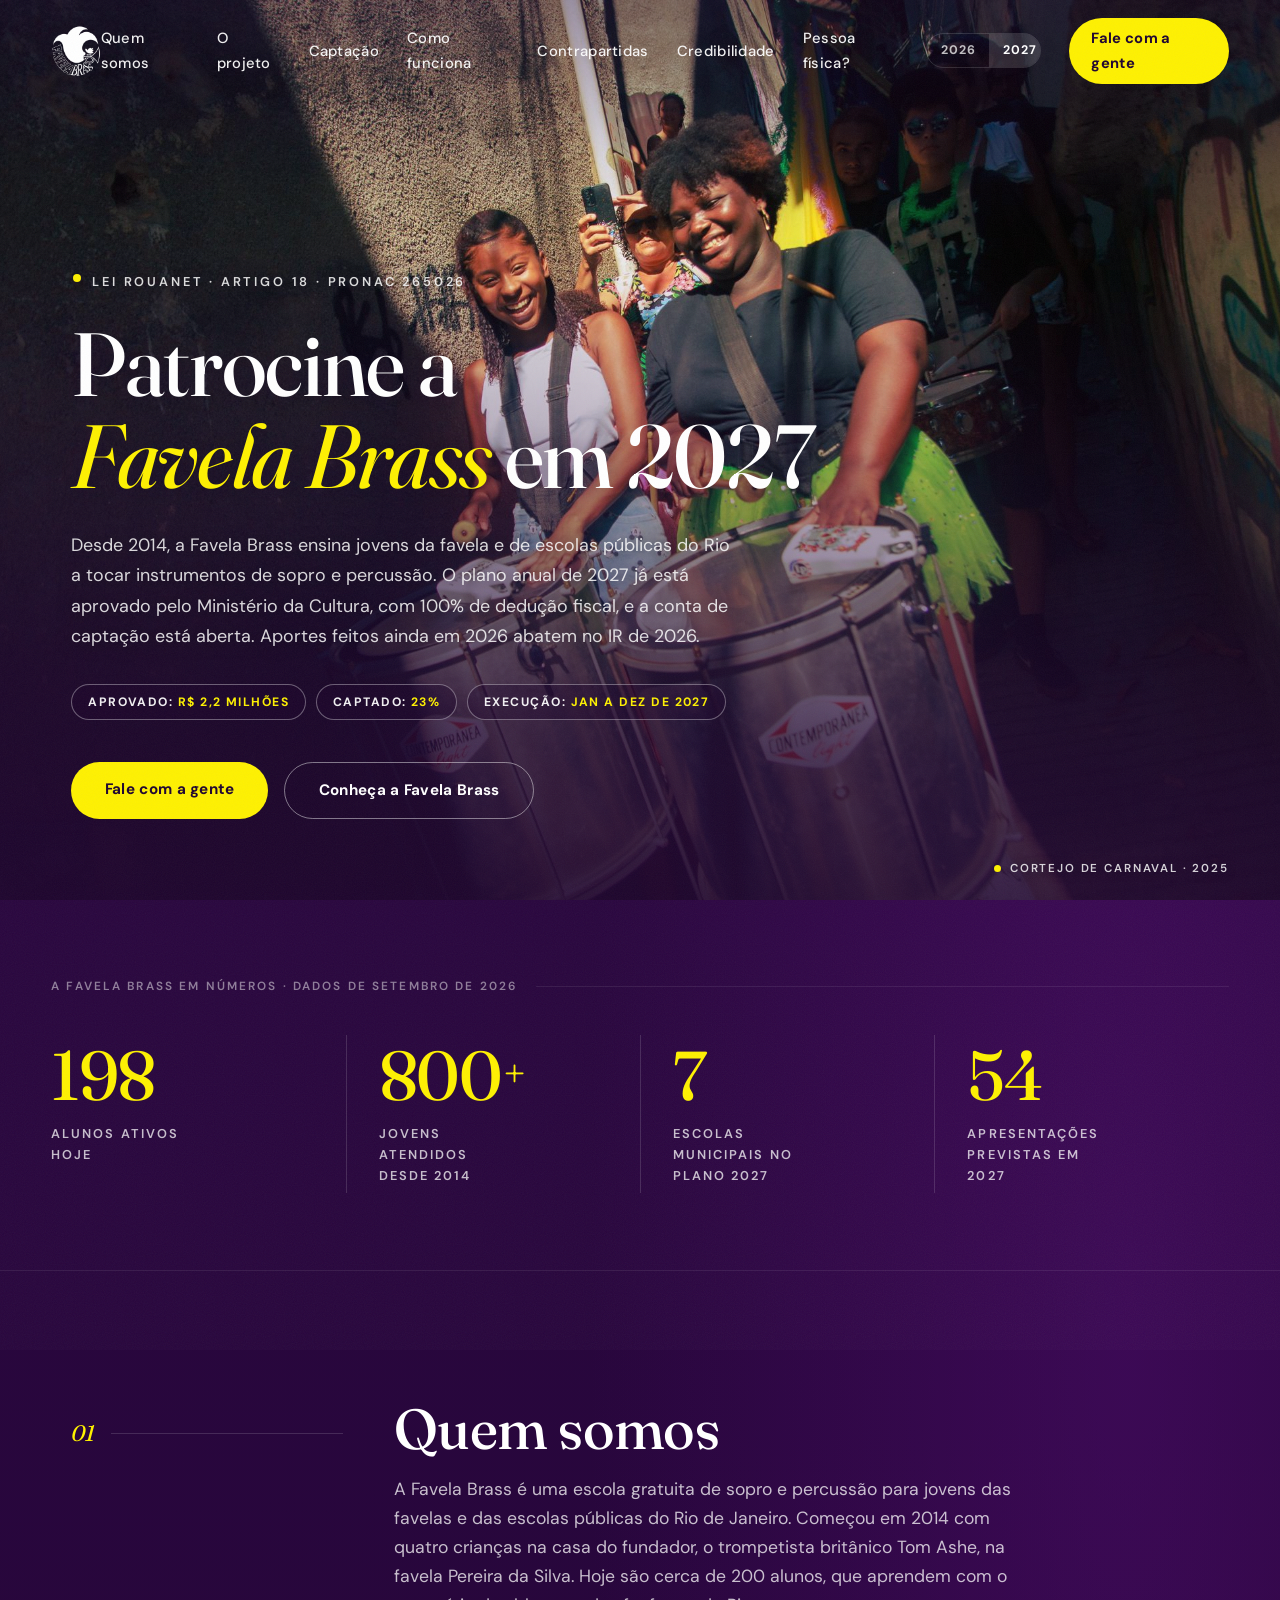
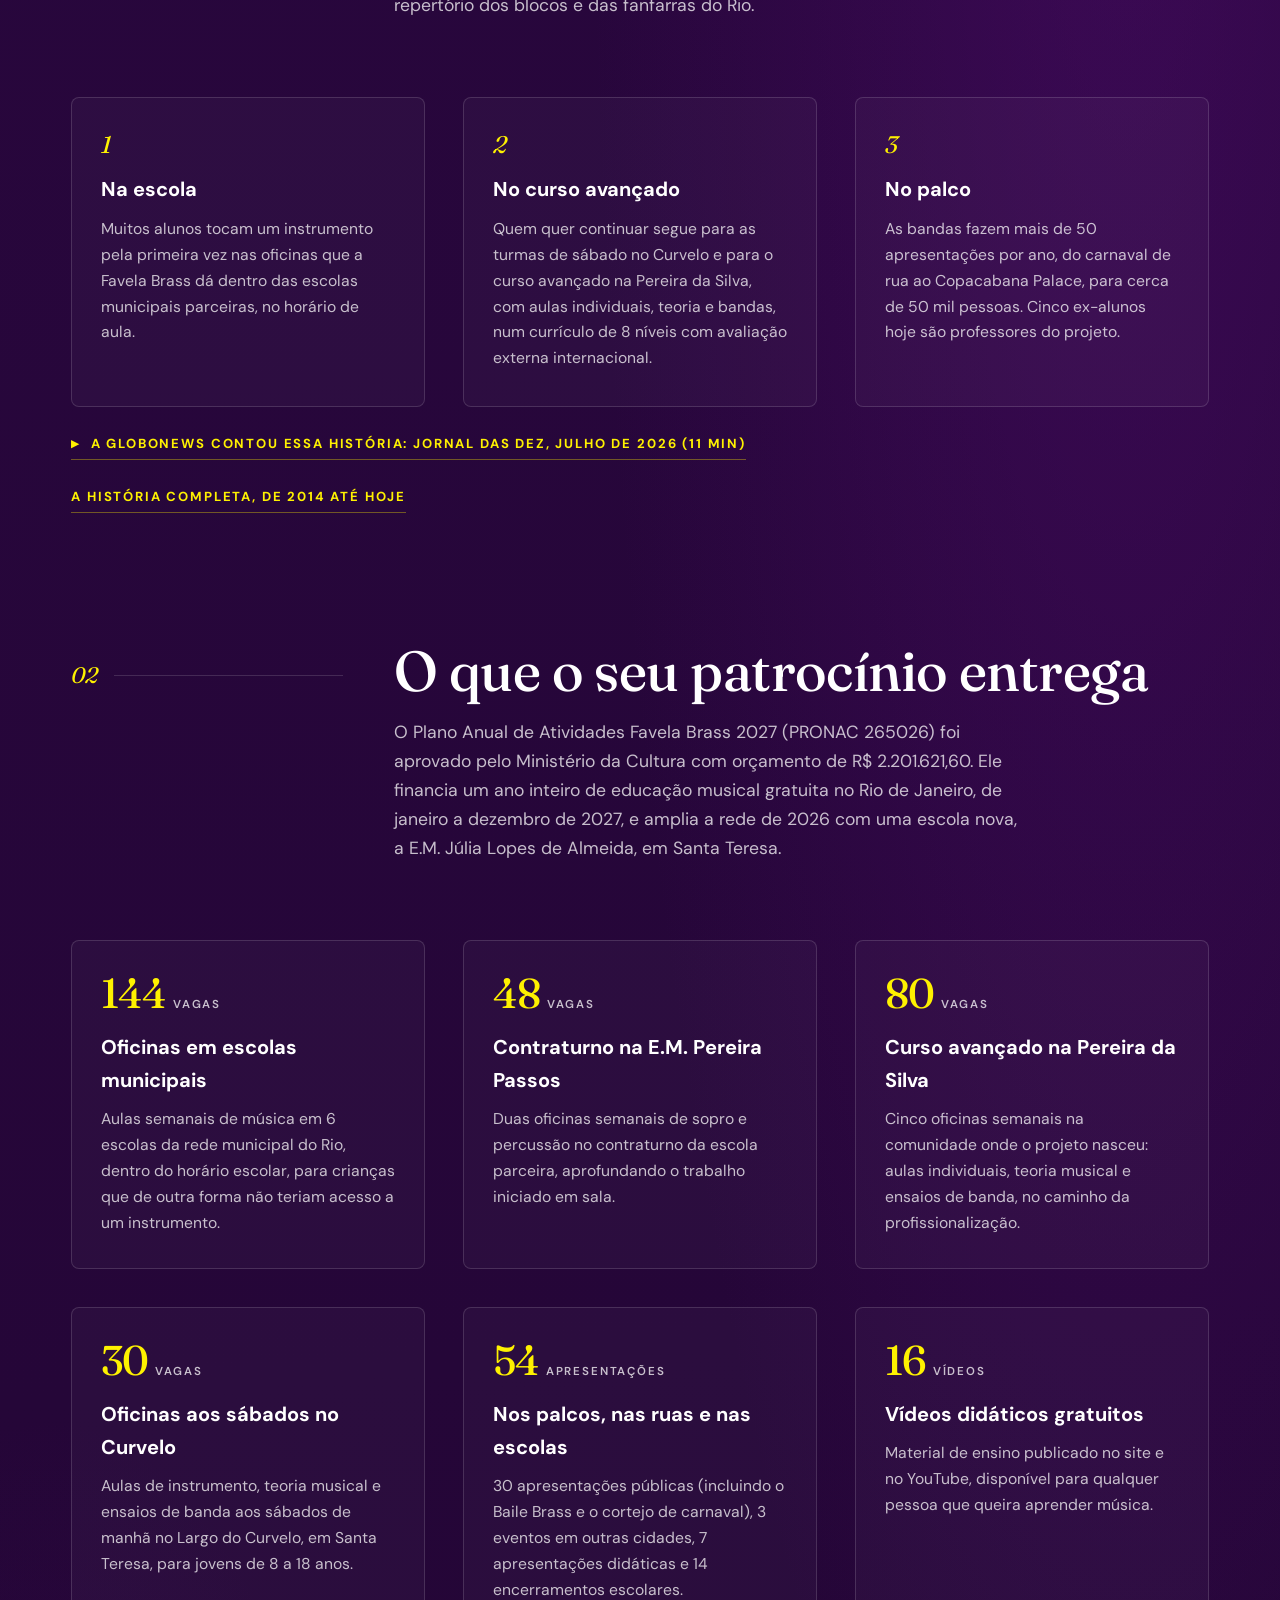
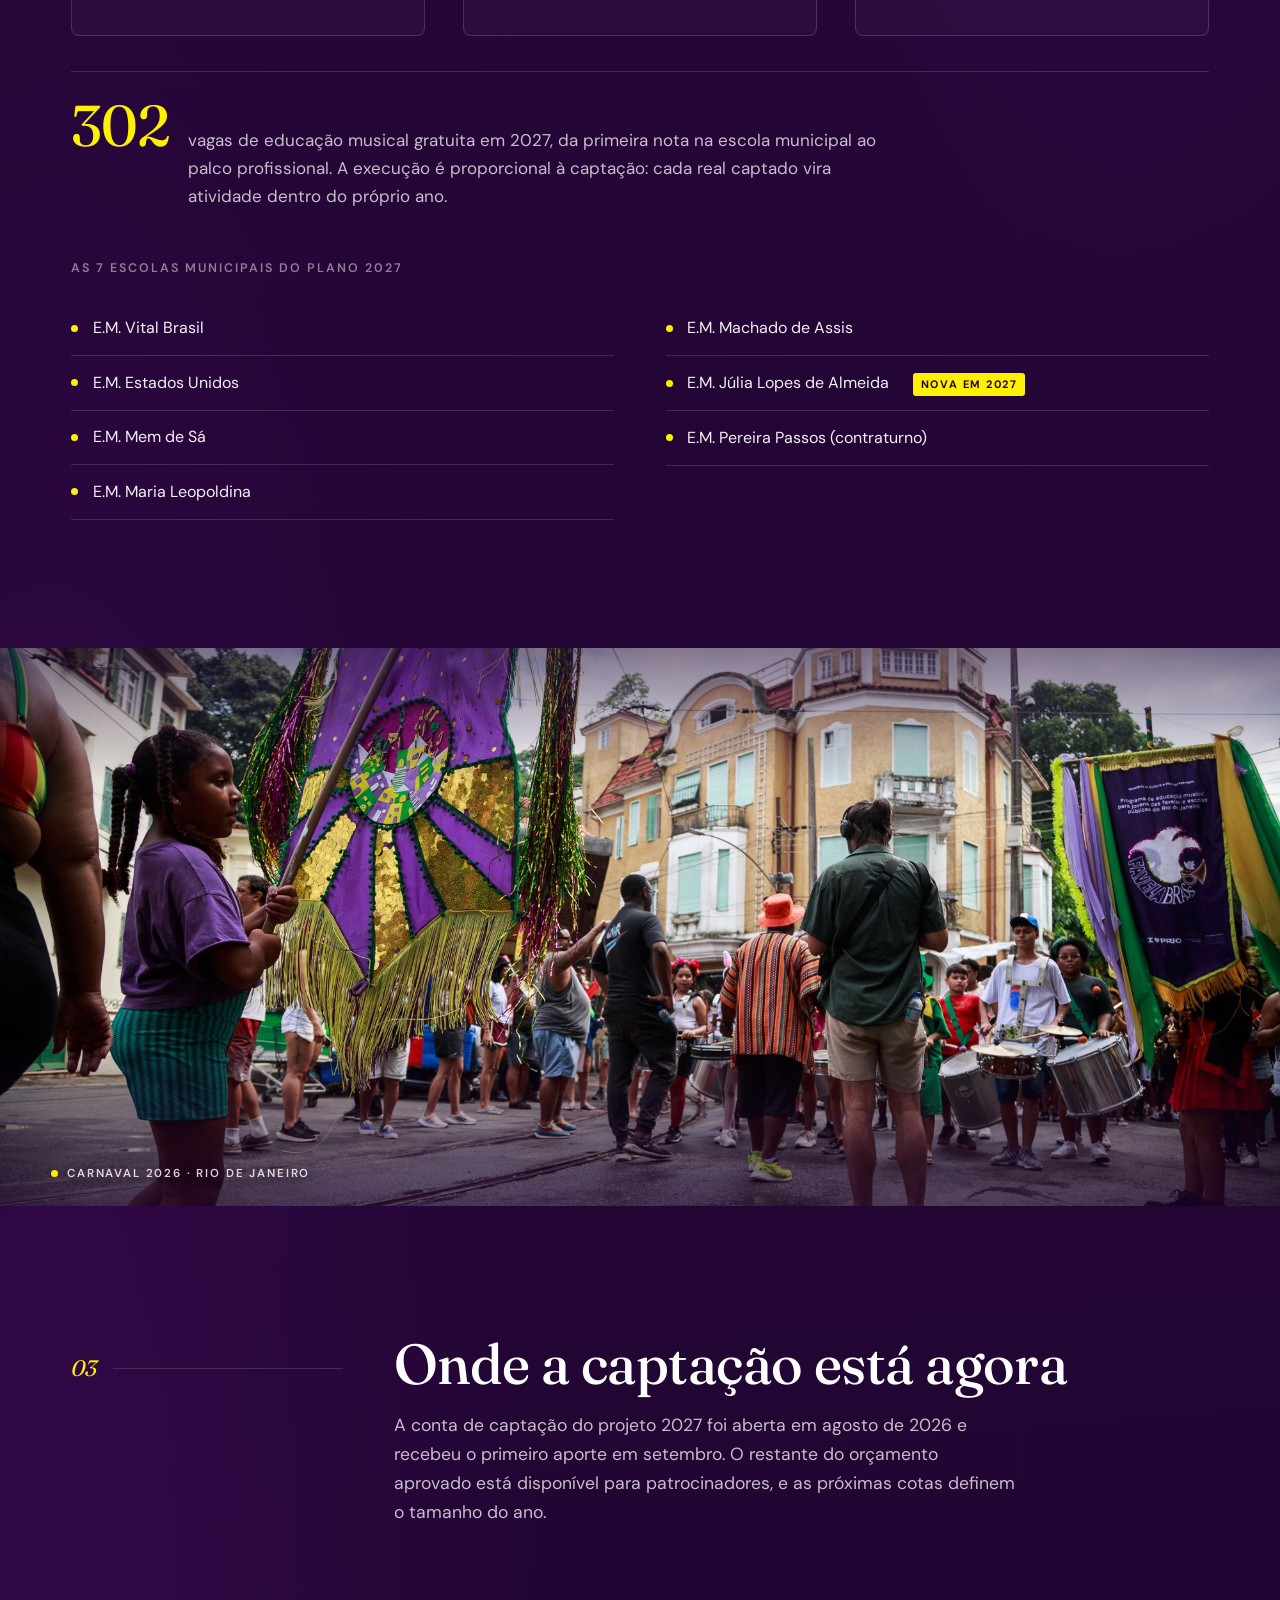
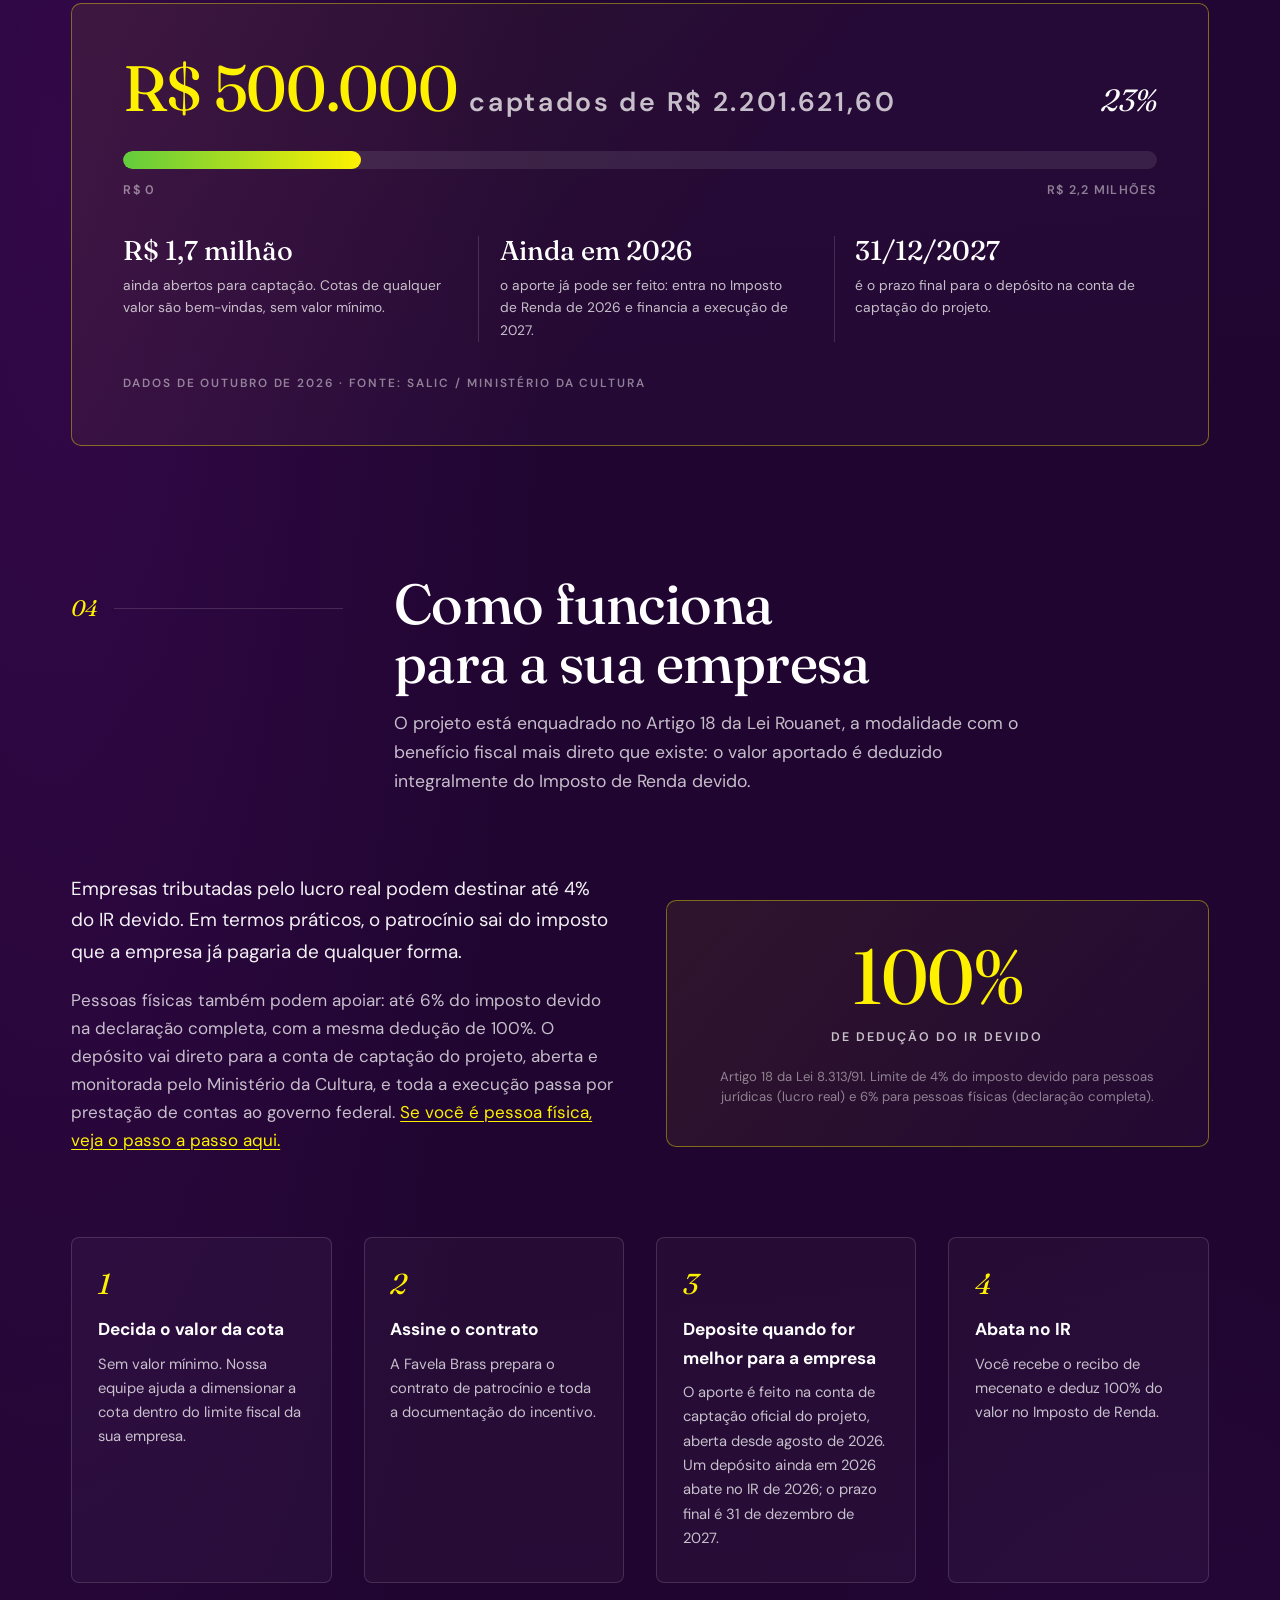
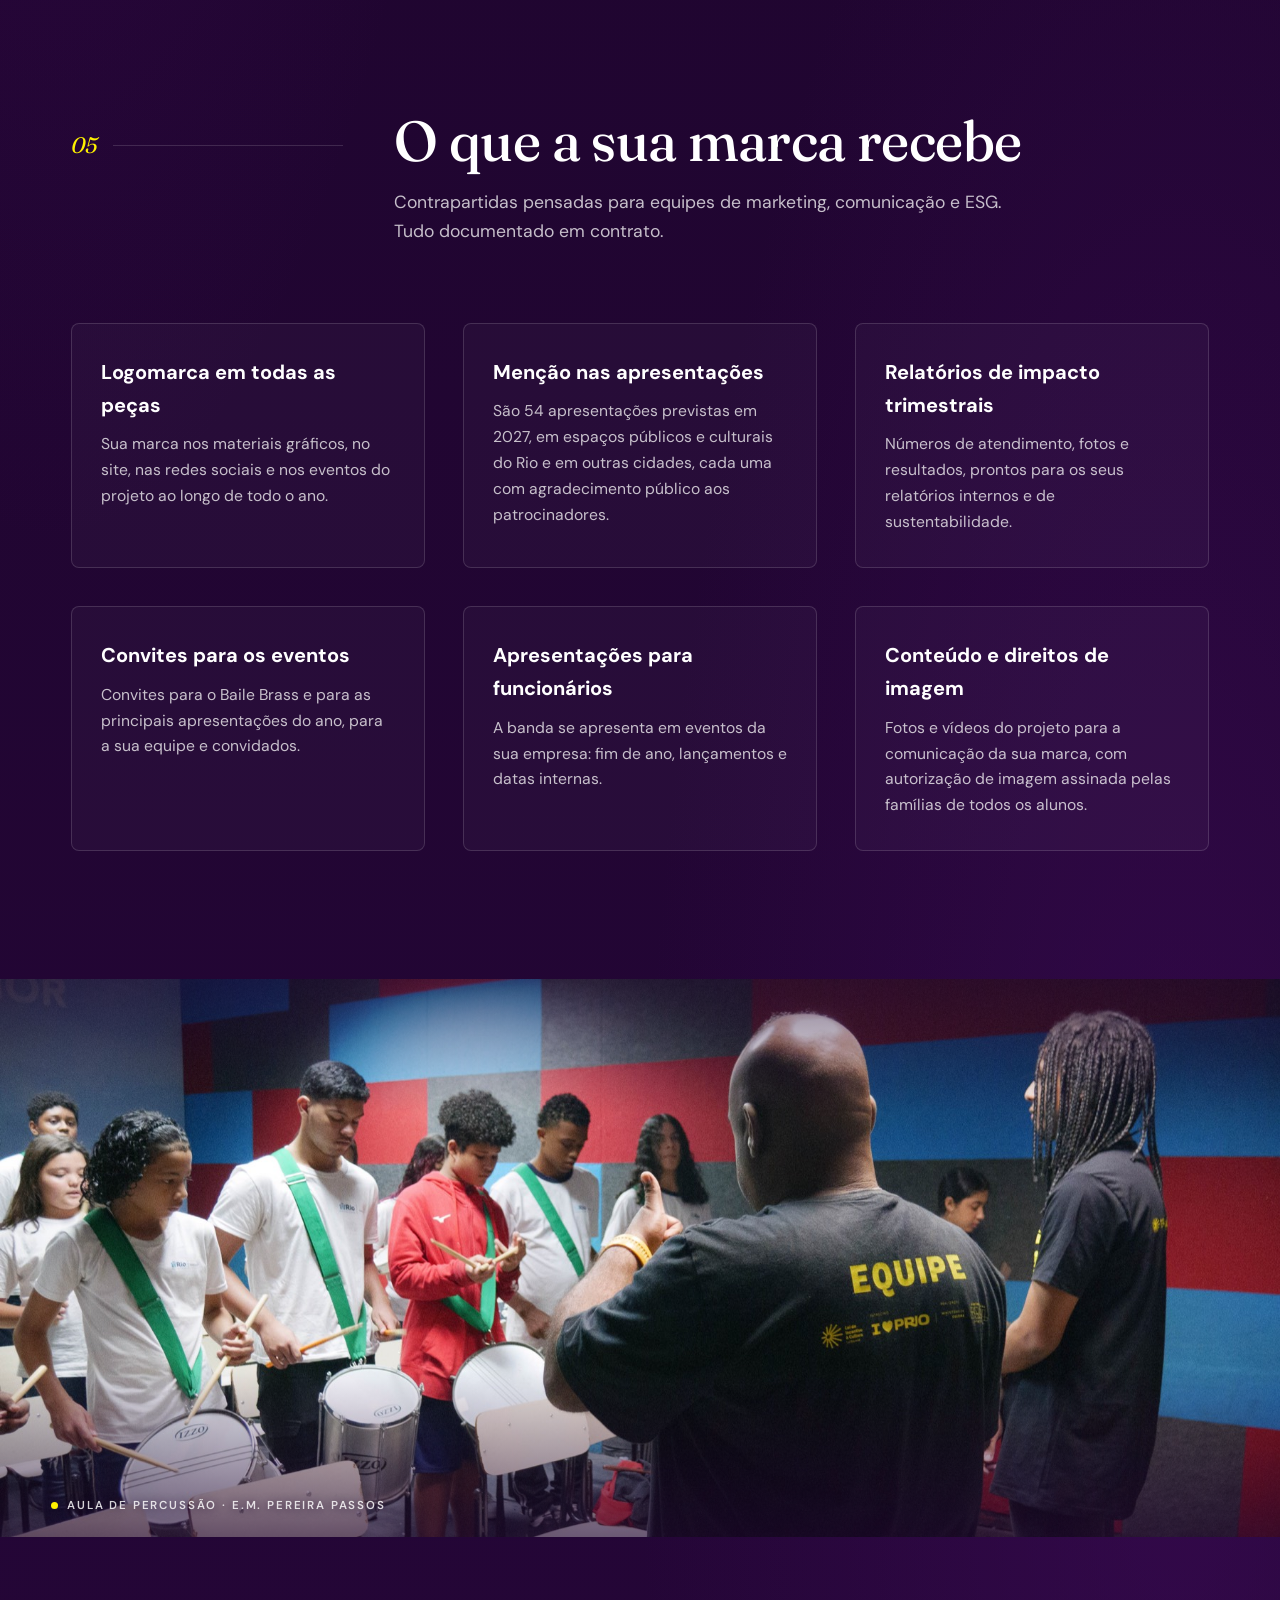
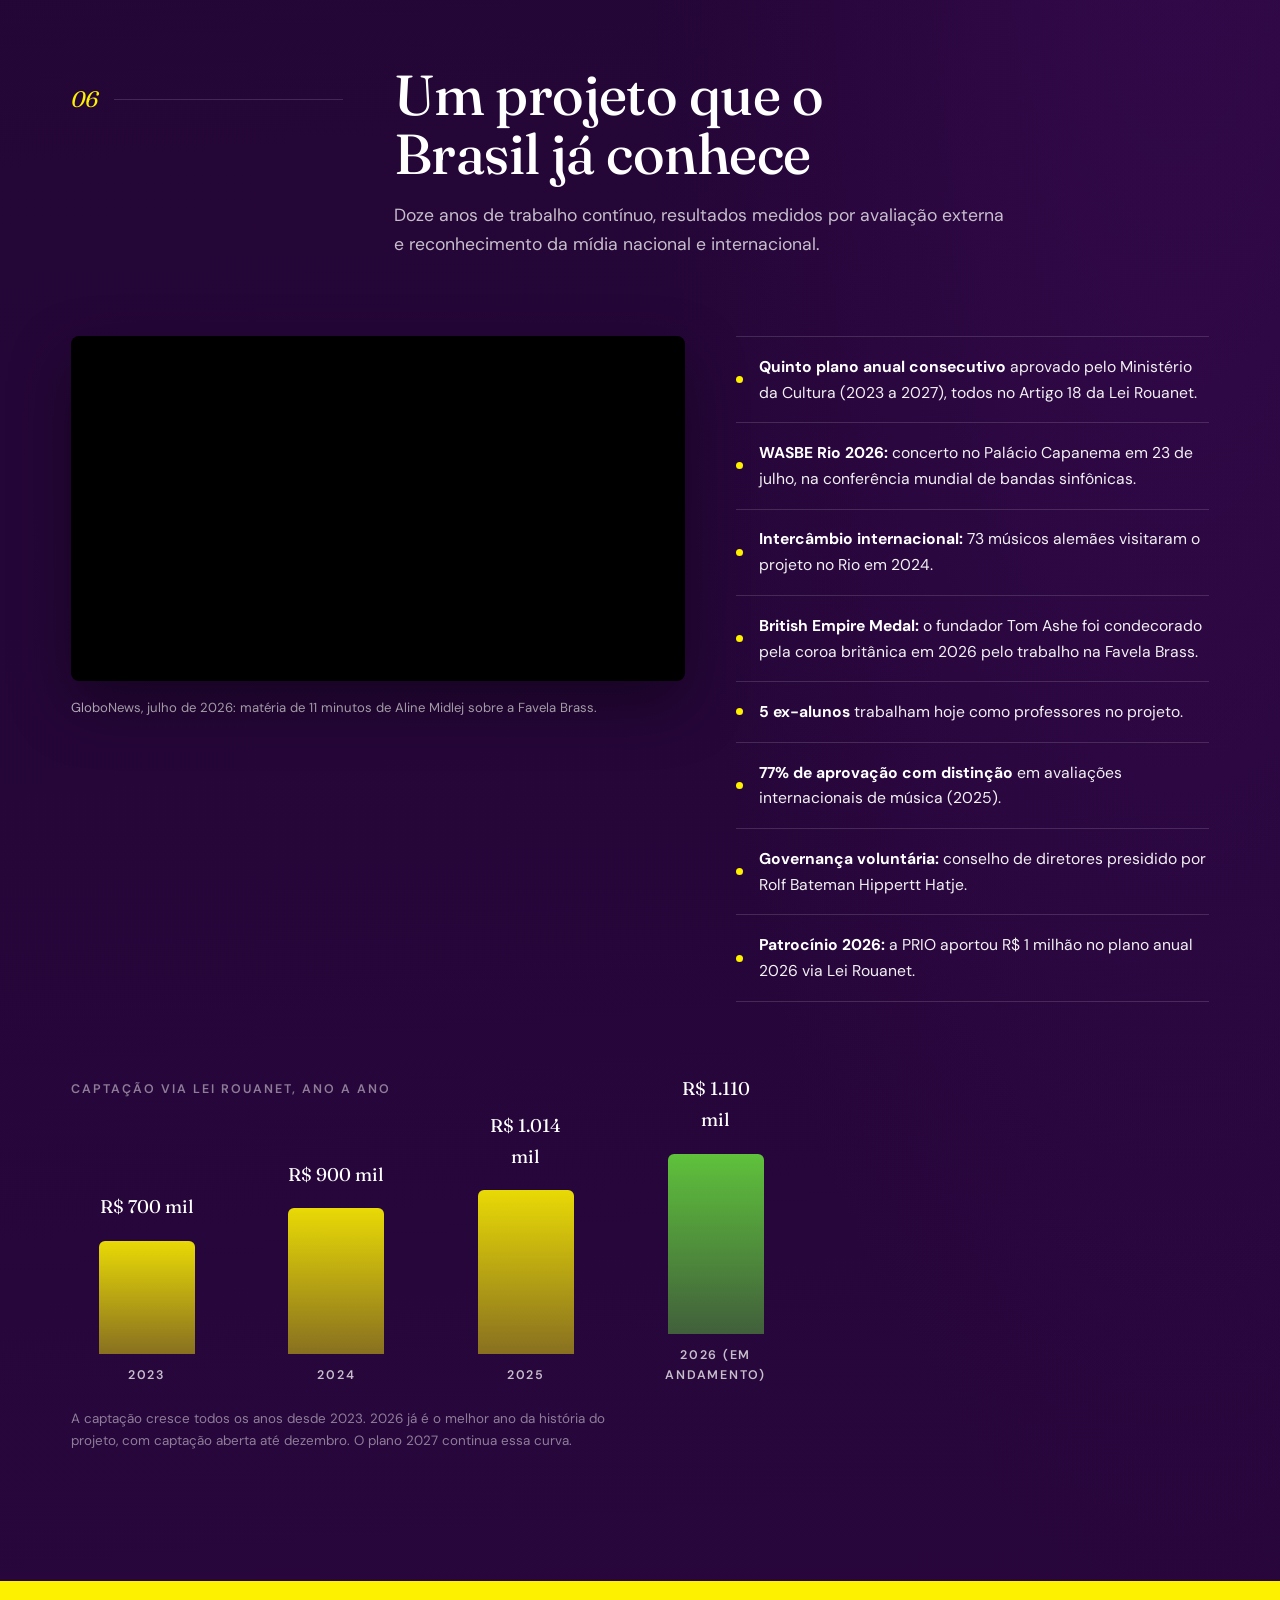
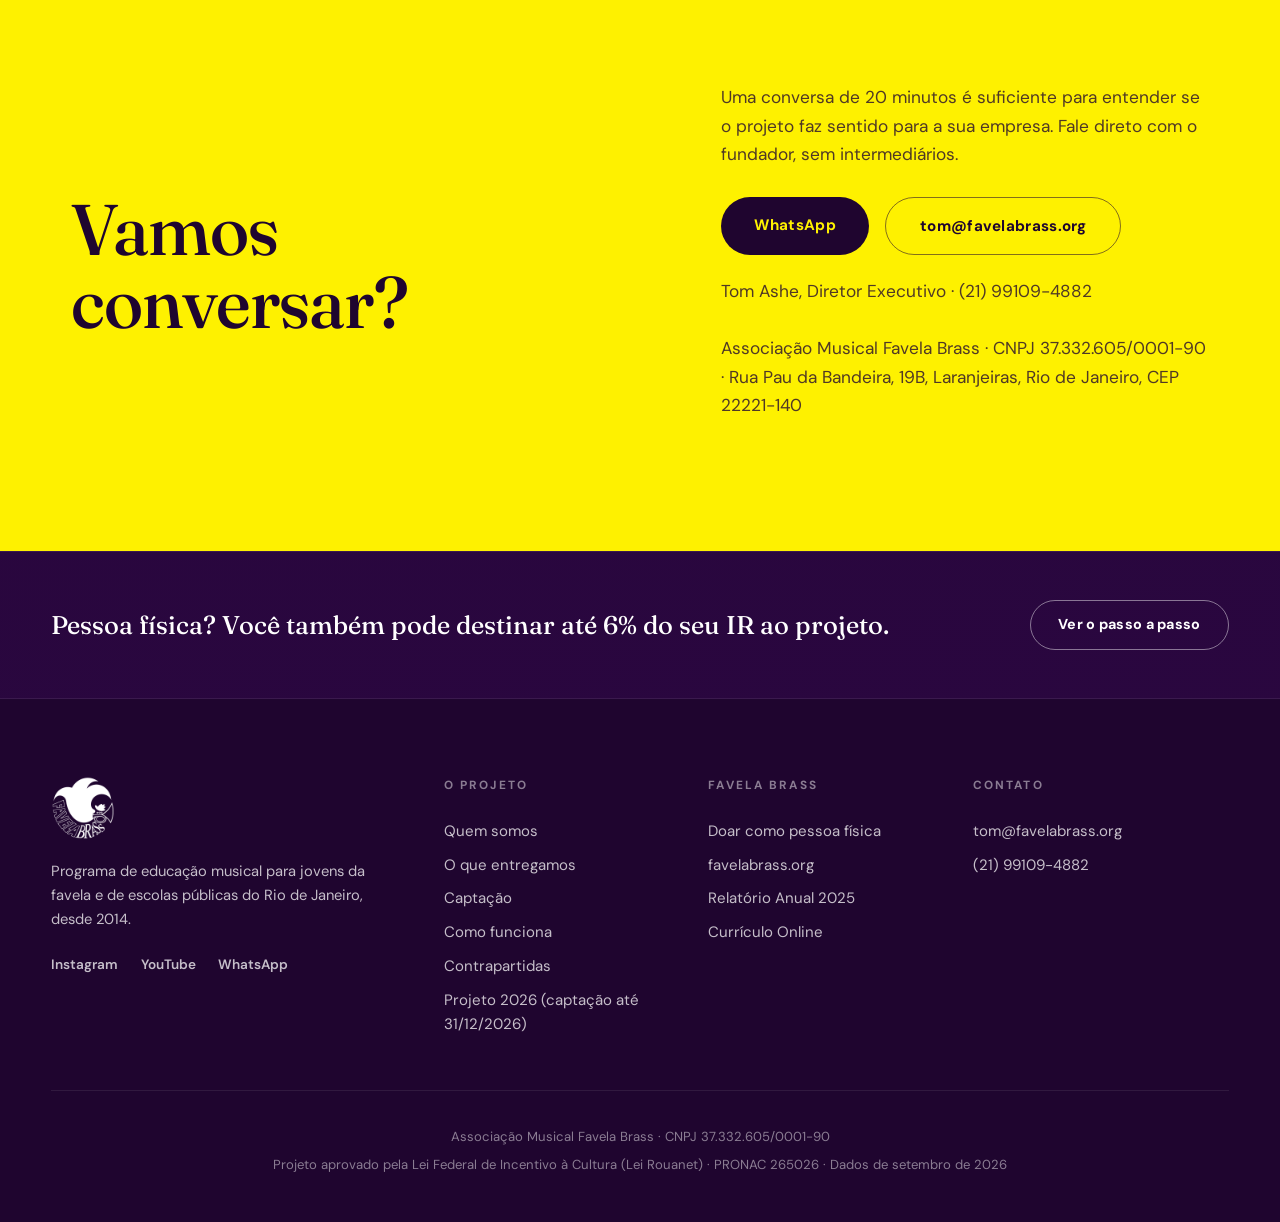
<file: 2027/index.html>
<!DOCTYPE html>
<html lang="pt-BR">
<head>
<meta charset="UTF-8">
<meta name="viewport" content="width=device-width, initial-scale=1.0">
<title>Patrocine a Favela Brass · Lei Rouanet 2027 · PRONAC 265026</title>
<meta name="description" content="Patrocine o plano anual 2027 da Favela Brass via Lei Rouanet (Artigo 18, 100% de dedução do IR). PRONAC 265026, R$ 2,2 milhões aprovados pelo Ministério da Cultura, captação aberta.">
<meta property="og:title" content="Patrocine a Favela Brass · Lei Rouanet 2027">
<meta property="og:description" content="Plano anual 2027 aprovado pelo Ministério da Cultura: 302 vagas de educação musical, 54 apresentações, 100% de dedução fiscal via Artigo 18. Captação aberta, aportes em 2026 abatem no IR de 2026.">
<meta property="og:type" content="website">
<meta property="og:image" content="https://rouanet.favelabrass.org/img/og-2027.jpg">
<meta property="og:image:width" content="1200">
<meta property="og:image:height" content="630">
<meta property="og:url" content="https://rouanet.favelabrass.org/2027/">
<meta property="og:site_name" content="Favela Brass">
<meta property="og:locale" content="pt_BR">
<meta name="theme-color" content="#1F052F">
<link rel="canonical" href="https://rouanet.favelabrass.org/2027/">
<link rel="preload" as="image" href="../img/27-cortejo-surdos-2025-bezerra.jpg">
<link rel="apple-touch-icon" href="../img/apple-touch-icon.png">
<link rel="icon" type="image/png" href="../img/favicon-48.png">
<link rel="preconnect" href="https://fonts.googleapis.com">
<link rel="preconnect" href="https://fonts.gstatic.com" crossorigin>
<link href="https://fonts.googleapis.com/css2?family=DM+Sans:opsz,wght@9..40,300..1000&family=Fraunces:ital,opsz,wght@0,9..144,300..700;1,9..144,300..700&display=swap" rel="stylesheet">
<script>document.documentElement.classList.add("js")</script>
<link rel="stylesheet" href="../shared/fb-rouanet.css">
<!-- Google tag (gtag.js) · mesma propriedade GA4 do favelabrass.org -->
<script async src="https://www.googletagmanager.com/gtag/js?id=G-CN4VGSPB3Z"></script>
<script>window.dataLayer=window.dataLayer||[];function gtag(){dataLayer.push(arguments);}gtag('js',new Date());gtag('config','G-CN4VGSPB3Z');</script>

<!-- ================================================================
     YEAR-DATA START (2027) · fontes verificadas em 08/09/2026 (captação: 01/10/2026)
     Todo número desta página vem daqui. Para atualizar a página,
     atualize aqui e procure o valor no corpo do HTML.

     PRONAC:               265026 (Artigo 18, mecenato, tipologia Plano anual)
     Nome oficial:         Plano Anual de Atividades Favela Brass - 2027
     Situação SALIC:       Autorizada a captação total dos recursos
     Valor aprovado:       R$ 2.201.621,60          [salic.py projeto 265026]
     Captado:              R$ 500.000 (22,7%)       [salic.py captacao, 01/10/2026; 1º aporte
                           creditado 30/09/2026 na conta 41.056-X]
     Conta de captação:    BB Ag 1569-5 · C/C 41.056-X (ativada 18/08/2026; NÃO publicar
                           aqui, vai no contrato / na página PF)
     Prazo de captação:    31/12/2027 (data_termino do projeto). Aportes feitos ainda em
                           2026 abatem no IR de 2026 (Tom, 27/08/2026).
     Âncora 2026:          PRIO, R$ 1 milhão aportado no plano 2026. Renovação 2027 NÃO
                           confirmada (decisão PRIO ~out-nov/2026): não afirmar na página.
                           Só uma linha factual sobre 2026 na lista de credibilidade (Tom,
                           25/09/2026): sem seção própria, sem "ao lado dela" (a página vai
                           para outras empresas, inclusive do mesmo setor).
     Vagas alvo:           302 (144 escolas + 48 Pereira Passos + 80 comunidade + 30 Curvelo)
                           [SALIC objetivos: produtos 2a/2b/2c/2e]
     Produto 2e:           oficinas aos sábados no Largo do Curvelo (R. Dias de Barros 80,
                           Santa Teresa), 30 vagas, 8h30-12h30, 8-18 anos. Novo como produto
                           Rouanet; o polo de sábado JÁ FUNCIONA (Tom, 08/09/2026): não chamar
                           de novidade. A única novidade real de 2027 é a E.M. Júlia Lopes de Almeida.
     Apresentações alvo:   54 (30 públicas + 3 outras cidades + 7 didáticas + 14 encerramentos)
                           [SALIC produtos 3a/3b/3c/3d; público estimado 21.102]
     Vídeos didáticos:     16
     Escolas 2a (6):       Vital Brasil, Estados Unidos, Mem de Sá, Maria Leopoldina,
                           Machado de Assis, Júlia Lopes de Almeida (nova em 2027; Santa Teresa,
                           INEP 33087482). NB: a lista no SALIC é "provisória" e traz Senador Corrêa
                           no lugar dela; Tom trocou em 08/09/2026 (plano SME 2027-28 tem Júlia Lopes).
     Escola 2b:            E.M. Pereira Passos (contraturno, 48 vagas)
     Alunos ativos:        198                      [DB set/2026]
     Atendidos desde 2014: 800+ (867 registros)     [DB set/2026]
     Ex-alunos professores: 5                 [DB teachers, 21/09/2026: Rafael Teixeira entrou]
     Aprovação c/ distinção: 77% (2025)
     Captação histórica:   R$ 700 mil (2023) · R$ 900 mil (2024) · R$ 1.014 mil (2025) ·
                           R$ 1.110 mil (2026, em andamento até 31/12/2026)
     Governança:           conselho voluntário, presidente Rolf Bateman Hippertt Hatje
     Fundador:             Tom Ashe, British Empire Medal 2026
     GloboNews:            https://www.youtube.com/watch?v=_ONXcOJ_-EM (upload oficial)
     WASBE:                concerto 23/07/2026, Palácio Capanema
     Alemanha:             73 músicos alemães visitaram em 2024
     CNPJ:                 37.332.605/0001-90
     Contato:              Tom Ashe · (21) 99109-4882 · tom@favelabrass.org
     Sede:                 Rua Pau da Bandeira, 19B, Laranjeiras, Rio de Janeiro, CEP 22221-140
     Carimbo dos dados:    setembro de 2026
     ================================================================
     YEAR-DATA END -->

<style>
/* ===== Page-specific: apresentação Rouanet ===== */

/* Year switch pill in the nav */
.year-switch {
  display: inline-flex;
  border: 1px solid var(--rule);
  border-radius: 100px;
  overflow: hidden;
}
.year-switch a {
  font-size: 0.78rem;
  font-weight: 700;
  letter-spacing: 0.08em;
  color: var(--text-dim);
  text-decoration: none;
  padding: 0.4rem 0.85rem;
  transition: color 0.2s, background 0.2s;
}
.year-switch a:hover { color: var(--yellow); }
.year-switch a.active { background: rgba(255,255,255,0.14); color: var(--white); }

/* PRONAC hero fact chips */
.hero-chips {
  display: flex;
  flex-wrap: wrap;
  gap: 0.6rem;
  margin-top: 2rem;
}
.hero-chip {
  font-size: 0.76rem;
  font-weight: 700;
  letter-spacing: 0.12em;
  text-transform: uppercase;
  color: var(--text);
  border: 1px solid rgba(255,255,255,0.35);
  border-radius: 100px;
  padding: 0.45rem 1rem;
  background: rgba(31,5,47,0.4);
  backdrop-filter: blur(4px);
}
.hero-chip strong { color: var(--yellow); font-weight: 700; }

/* Produtos grid */
.produto-card { display: flex; flex-direction: column; }
.produto-fig {
  font-family: var(--font-display);
  font-optical-sizing: auto;
  font-size: 2.6rem;
  font-weight: 450;
  line-height: 1;
  color: var(--yellow);
  letter-spacing: -0.02em;
}
.produto-fig small {
  font-family: var(--font-sans);
  font-size: 0.72rem;
  font-weight: 600;
  letter-spacing: 0.16em;
  text-transform: uppercase;
  color: var(--text-dim);
  margin-left: 0.4rem;
}
.produto-card h3 { margin-top: 1rem; }
.produto-total {
  margin-top: 2.2rem;
  padding-top: 1.6rem;
  border-top: 1px solid var(--rule);
  display: flex;
  flex-wrap: wrap;
  align-items: baseline;
  gap: 0.4rem 1.2rem;
}
.produto-total .num-fig { font-size: clamp(2.6rem, 4.5vw, 3.6rem); }
.produto-total p { color: var(--text-dim); max-width: 60ch; }

/* Captação progress */
.capta-wrap {
  border: 1px solid rgba(254, 241, 0, 0.4);
  border-radius: 10px;
  background: linear-gradient(130deg, rgba(254, 241, 0, 0.07) 0%, rgba(255, 255, 255, 0.02) 55%);
  padding: clamp(2rem, 4vw, 3.4rem);
}
.capta-figures {
  display: flex;
  flex-wrap: wrap;
  align-items: baseline;
  justify-content: space-between;
  gap: 0.8rem 2rem;
  margin-bottom: 1.6rem;
}
.capta-main {
  font-family: var(--font-display);
  font-optical-sizing: auto;
  font-size: clamp(2.4rem, 5vw, 4rem);
  font-weight: 450;
  line-height: 1;
  letter-spacing: -0.02em;
  color: var(--yellow);
}
.capta-main small {
  font-family: var(--font-sans);
  font-size: 0.42em;
  font-weight: 600;
  letter-spacing: 0.1em;
  color: var(--text-dim);
}
.capta-pct {
  font-family: var(--font-display);
  font-style: italic;
  font-size: clamp(1.4rem, 2.4vw, 2rem);
  color: var(--white);
}
.capta-bar {
  height: 18px;
  border-radius: 100px;
  background: rgba(255,255,255,0.09);
  overflow: hidden;
}
.capta-fill {
  height: 100%;
  width: 0;
  border-radius: 100px;
  background: linear-gradient(90deg, var(--green), var(--yellow));
  transition: width 1.4s var(--ease);
}
.capta-scale {
  display: flex;
  justify-content: space-between;
  margin-top: 0.7rem;
  font-size: 0.78rem;
  font-weight: 600;
  letter-spacing: 0.1em;
  text-transform: uppercase;
  color: var(--text-faint);
}
.capta-facts {
  margin-top: 2.2rem;
  display: grid;
  grid-template-columns: repeat(3, 1fr);
  gap: clamp(1.2rem, 2.5vw, 2.4rem);
}
.capta-fact {
  border-left: 1px solid var(--rule);
  padding-left: 1.3rem;
}
.capta-fact:first-child { border-left: 0; padding-left: 0; }
.capta-fact strong {
  display: block;
  font-family: var(--font-display);
  font-size: 1.7rem;
  font-weight: 460;
  color: var(--white);
  line-height: 1.1;
}
.capta-fact span {
  display: block;
  margin-top: 0.5rem;
  font-size: 0.86rem;
  color: var(--text-dim);
}
.capta-stamp {
  margin-top: 2rem;
  font-size: 0.74rem;
  font-weight: 600;
  letter-spacing: 0.16em;
  text-transform: uppercase;
  color: var(--text-faint);
}

/* Passos (Artigo 18) */
.passos { counter-reset: passo; display: grid; grid-template-columns: repeat(4, 1fr); gap: clamp(1.2rem, 2.5vw, 2rem); }
.passo {
  position: relative;
  border: 1px solid var(--rule);
  border-radius: 8px;
  padding: 2rem 1.6rem;
  background: rgba(255,255,255,0.03);
}
.passo::before {
  counter-increment: passo;
  content: counter(passo);
  display: block;
  font-family: var(--font-display);
  font-style: italic;
  font-size: 1.8rem;
  color: var(--yellow);
  line-height: 1;
  margin-bottom: 1rem;
}
.passo h3 { font-size: 1.08rem; font-weight: 700; color: var(--white); margin-bottom: 0.5rem; }
.passo p { font-size: 0.92rem; color: var(--text-dim); }

.mecanismo-head {
  display: grid;
  grid-template-columns: 1fr 1fr;
  gap: clamp(2rem, 4vw, 4rem);
  align-items: center;
  margin-bottom: clamp(2.5rem, 5vw, 4rem);
}
.mec-deduction {
  text-align: center;
  border: 1px solid rgba(254,241,0,0.4);
  border-radius: 10px;
  padding: 2.4rem 2rem;
  background: linear-gradient(130deg, rgba(254,241,0,0.07), rgba(255,255,255,0.02));
}
.mec-deduction .rc-deduction {
  display: block;
  font-family: var(--font-display);
  font-size: clamp(3.4rem, 6vw, 5rem);
  font-weight: 450;
  line-height: 1;
  letter-spacing: -0.02em;
  color: var(--yellow);
}
.mec-deduction .rc-label {
  display: block;
  margin-top: 0.7rem;
  font-size: 0.78rem;
  font-weight: 600;
  letter-spacing: 0.16em;
  text-transform: uppercase;
  color: var(--text-dim);
}
.mec-fine { margin-top: 1.2rem; font-size: 0.82rem; color: var(--text-faint); line-height: 1.55; }

/* Credibilidade: video + facts */
.cred-grid {
  display: grid;
  grid-template-columns: 1.3fr 1fr;
  gap: clamp(2rem, 4vw, 4rem);
  align-items: start;
}
.video-embed {
  position: relative;
  aspect-ratio: 16 / 9;
  border-radius: 8px;
  overflow: hidden;
  box-shadow: 0 24px 60px rgba(0,0,0,0.4);
  background: #000;
}
.video-embed iframe { position: absolute; inset: 0; width: 100%; height: 100%; border: 0; }
.video-cap {
  margin-top: 1rem;
  font-size: 0.82rem;
  color: var(--text-dim);
}
.cred-list { list-style: none; border-top: 1px solid var(--rule); }
.cred-list li {
  display: flex;
  gap: 1rem;
  align-items: baseline;
  padding: 1.05rem 0;
  border-bottom: 1px solid var(--rule);
  font-size: 0.98rem;
  color: var(--text);
}
.cred-list li::before {
  content: "";
  width: 7px; height: 7px;
  border-radius: 50%;
  background: var(--yellow);
  flex: none;
  align-self: center;
}
.cred-list strong { color: var(--white); font-weight: 700; }

/* Captação histórica mini chart */
.hist {
  margin-top: clamp(3rem, 6vw, 5rem);
}
.hist-caption {
  font-size: 0.78rem;
  font-weight: 600;
  letter-spacing: 0.16em;
  text-transform: uppercase;
  color: var(--text-faint);
  margin-bottom: 3.4rem;
}
.hist-bars {
  display: grid;
  grid-template-columns: repeat(4, 1fr);
  gap: clamp(1.2rem, 3vw, 2.6rem);
  align-items: end;
  max-width: 720px;
}
.hist-bar { text-align: center; }
.hist-col {
  position: relative;
  height: 180px;
  display: flex;
  align-items: flex-end;
  justify-content: center;
}
.hist-fill {
  position: relative;
  width: 100%;
  max-width: 96px;
  border-radius: 6px 6px 0 0;
  background: linear-gradient(180deg, rgba(254,241,0,0.9), rgba(254,241,0,0.45));
}
.hist-bar.hist-now .hist-fill { background: linear-gradient(180deg, rgba(98,204,60,0.95), rgba(98,204,60,0.45)); }
.hist-val {
  display: block;
  font-family: var(--font-display);
  font-size: 1.15rem;
  color: var(--white);
  margin-bottom: 0.6rem;
}
.hist-year {
  display: block;
  margin-top: 0.7rem;
  font-size: 0.78rem;
  font-weight: 600;
  letter-spacing: 0.14em;
  text-transform: uppercase;
  color: var(--text-dim);
}
.hist-note { margin-top: 1.4rem; font-size: 0.84rem; color: var(--text-faint); max-width: 60ch; }

/* Contact block inside CTA */
.cta-contact {
  margin-top: 1.4rem;
  font-size: 0.95rem;
  line-height: 1.7;
  color: rgba(31,5,47,0.78);
}
.cta-contact a { color: var(--purple-ink); font-weight: 700; }

/* Cross-year band */
.crossyear {
  margin-top: var(--sp-section);
  border-top: 1px solid var(--rule-soft);
  border-bottom: 1px solid var(--rule-soft);
  padding: clamp(2rem, 4vw, 3rem) var(--pad-x);
}
.cta + .crossyear { margin-top: 0; }
.crossyear-inner {
  max-width: var(--w-content);
  margin: 0 auto;
  display: flex;
  flex-wrap: wrap;
  align-items: center;
  justify-content: space-between;
  gap: 1rem 2rem;
}
.crossyear p {
  font-family: var(--font-display);
  font-size: clamp(1.2rem, 2vw, 1.6rem);
  font-weight: 460;
  color: var(--white);
}
.crossyear .btn { padding: 0.75rem 1.7rem; font-size: 0.9rem; }

@media (max-width: 1024px) {
  .passos { grid-template-columns: 1fr 1fr; }
  .cred-grid { grid-template-columns: 1fr; }
}
@media (max-width: 820px) {
  .mecanismo-head { grid-template-columns: 1fr; }
  .capta-facts { grid-template-columns: 1fr; gap: 1.4rem; }
  .capta-fact { border-left: 0; padding-left: 0; border-top: 1px solid var(--rule); padding-top: 1.2rem; }
  .capta-fact:first-child { border-top: 0; padding-top: 0; }
  .hist-bars { grid-template-columns: repeat(4, 1fr); gap: 0.8rem; }
  .hist-col { height: 130px; }
  .hist-val { font-size: 0.95rem; }
}
@media (max-width: 560px) {
  .passos { grid-template-columns: 1fr; }
}
@media print {
  /* year-specific: keep in sync with the captação figure in YEAR-DATA */
  .capta-fill { width: 23% !important; }
}

/* Hero: the 2027 hero has more copy than the shared 100svh layout expects on phones;
   pad the top so the kicker never slides under the nav when the block overflows. */
.hero-inner { padding-top: 6rem; }

/* School list (2027) */
.school-list {
  columns: 2;
  column-gap: clamp(2rem, 4vw, 4rem);
  list-style: none;
  margin-top: 1.4rem;
}
.school-list li {
  break-inside: avoid;
  display: flex;
  gap: 0.9rem;
  align-items: baseline;
  padding: 0.85rem 0;
  border-bottom: 1px solid var(--rule);
  color: var(--text);
  font-size: 1rem;
}
.school-list li::before {
  content: "";
  width: 7px; height: 7px;
  border-radius: 50%;
  background: var(--yellow);
  flex: none;
  align-self: center;
}
.school-new {
  font-size: 0.68rem;
  font-weight: 700;
  letter-spacing: 0.14em;
  text-transform: uppercase;
  color: var(--purple-ink);
  background: var(--yellow);
  border-radius: 3px;
  padding: 0.18rem 0.5rem;
  margin-left: 0.6rem;
  white-space: nowrap;
}
.school-cap {
  font-size: 0.78rem;
  font-weight: 600;
  letter-spacing: 0.16em;
  text-transform: uppercase;
  color: var(--text-faint);
}
@media (max-width: 820px) { .school-list { columns: 1; } }
</style>
</head>
<body>

<div class="grain" aria-hidden="true"></div>

<nav class="nav" id="nav">
  <a href="#" class="nav-logo"><img src="../img/logo-white-nav.png" alt="Favela Brass"></a>
  <button class="nav-burger" id="navBurger" aria-label="Menu" aria-controls="navLinks" aria-expanded="false">
    <span></span><span></span><span></span>
  </button>
  <div class="nav-links" id="navLinks">
    <a href="#quem-somos">Quem somos</a>
    <a href="#projeto">O projeto</a>
    <a href="#captacao">Captação</a>
    <a href="#mecanismo">Como funciona</a>
    <a href="#retorno">Contrapartidas</a>
    <a href="#credibilidade">Credibilidade</a>
    <a href="../pessoas-fisicas/">Pessoa física?</a>
    <div class="year-switch" role="group" aria-label="Ano do projeto">
      <a href="../2026/">2026</a>
      <a href="./" class="active" aria-current="page">2027</a>
    </div>
    <a href="#contato" class="nav-cta">Fale com a gente</a>
  </div>
</nav>

<!-- ===================== HERO ===================== -->
<header class="hero">
  <div class="hero-photo" style="background-image: url('../img/27-cortejo-surdos-2025-bezerra.jpg'); background-position: center 30%" role="img" aria-label="Alunas da Favela Brass tocando surdo em cortejo"></div>
  <div class="hero-scrim"></div>
  <div class="hero-inner">
    <p class="hero-kicker anim a1">Lei Rouanet · Artigo 18 · PRONAC 265026</p>
    <h1 class="anim a2">Patrocine a<br><em>Favela Brass</em> em 2027</h1>
    <p class="hero-lede anim a3">Desde 2014, a Favela Brass ensina jovens da favela e de escolas públicas do Rio a tocar instrumentos de sopro e percussão. O plano anual de 2027 já está aprovado pelo Ministério da Cultura, com 100% de dedução fiscal, e a conta de captação está aberta. Aportes feitos ainda em 2026 abatem no IR de 2026.</p>
    <div class="hero-chips anim a4">
      <span class="hero-chip">Aprovado: <strong>R$ 2,2 milhões</strong></span>
      <span class="hero-chip">Captado: <strong>23%</strong></span>
      <span class="hero-chip">Execução: <strong>jan a dez de 2027</strong></span>
    </div>
    <div class="hero-ctas anim a5">
      <a href="https://wa.me/5521991094882?text=Ol%C3%A1%21%20Vi%20a%20apresenta%C3%A7%C3%A3o%20do%20projeto%202027%20da%20Favela%20Brass%20e%20quero%20falar%20sobre%20patroc%C3%ADnio%20via%20Lei%20Rouanet." target="_blank" rel="noopener" class="btn btn-yellow">Fale com a gente</a>
      <a href="#quem-somos" class="btn btn-ghost">Conheça a Favela Brass</a>
    </div>
  </div>
  <div class="hero-credit anim a5">
    <span class="photo-cap">Cortejo de carnaval · 2025</span>
  </div>
</header>

<!-- ===================== NUMBERS ===================== -->
<section class="numbers">
  <p class="numbers-cap">A Favela Brass em números · dados de setembro de 2026</p>
  <div class="numbers-grid">
    <div class="num reveal"><span class="num-fig">198</span><span class="num-label">alunos ativos hoje</span></div>
    <div class="num reveal"><span class="num-fig">800<i>+</i></span><span class="num-label">jovens atendidos desde 2014</span></div>
    <div class="num reveal"><span class="num-fig">7</span><span class="num-label">escolas municipais no plano 2027</span></div>
    <div class="num reveal"><span class="num-fig">54</span><span class="num-label">apresentações previstas em 2027</span></div>
  </div>
</section>

<!-- ===================== 01 QUEM SOMOS ===================== -->
<section class="section" id="quem-somos">
  <div class="section-head reveal">
    <div class="section-no"><span>01</span><hr></div>
    <div class="section-titles">
      <h2>Quem somos</h2>
      <p>A Favela Brass é uma escola gratuita de sopro e percussão para jovens das favelas e das escolas públicas do Rio de Janeiro. Começou em 2014 com quatro crianças na casa do fundador, o trompetista britânico Tom Ashe, na favela Pereira da Silva. Hoje são cerca de 200 alunos, que aprendem com o repertório dos blocos e das fanfarras do Rio.</p>
    </div>
  </div>

  <div class="pathway-grid">
    <article class="pathway-card reveal">
      <span class="pathway-num">1</span>
      <h3>Na escola</h3>
      <p>Muitos alunos tocam um instrumento pela primeira vez nas oficinas que a Favela Brass dá dentro das escolas municipais parceiras, no horário de aula.</p>
    </article>
    <article class="pathway-card reveal">
      <span class="pathway-num">2</span>
      <h3>No curso avançado</h3>
      <p>Quem quer continuar segue para as turmas de sábado no Curvelo e para o curso avançado na Pereira da Silva, com aulas individuais, teoria e bandas, num currículo de 8 níveis com avaliação externa internacional.</p>
    </article>
    <article class="pathway-card reveal">
      <span class="pathway-num">3</span>
      <h3>No palco</h3>
      <p>As bandas fazem mais de 50 apresentações por ano, do carnaval de rua ao Copacabana Palace, para cerca de 50 mil pessoas. Cinco ex-alunos hoje são professores do projeto.</p>
    </article>
  </div>

  <div class="reveal">
    <a class="feature-video-link" href="https://www.youtube.com/watch?v=_ONXcOJ_-EM" target="_blank" rel="noopener"><span aria-hidden="true">&#9654;</span> A GloboNews contou essa história: Jornal das Dez, julho de 2026 (11 min)</a>
  </div>
  <div class="reveal">
    <a class="feature-video-link" href="https://favelabrass.org/sobre.html" target="_blank" rel="noopener">A história completa, de 2014 até hoje</a>
  </div>
</section>

<!-- ===================== 02 O PROJETO ===================== -->
<section class="section" id="projeto">
  <div class="section-head reveal">
    <div class="section-no"><span>02</span><hr></div>
    <div class="section-titles">
      <h2>O que o seu patrocínio entrega</h2>
      <p>O Plano Anual de Atividades Favela Brass 2027 (PRONAC 265026) foi aprovado pelo Ministério da Cultura com orçamento de R$ 2.201.621,60. Ele financia um ano inteiro de educação musical gratuita no Rio de Janeiro, de janeiro a dezembro de 2027, e amplia a rede de 2026 com uma escola nova, a E.M. Júlia Lopes de Almeida, em Santa Teresa.</p>
    </div>
  </div>

  <div class="grid-3">
    <article class="card produto-card reveal">
      <span class="produto-fig">144<small>vagas</small></span>
      <h3>Oficinas em escolas municipais</h3>
      <p>Aulas semanais de música em 6 escolas da rede municipal do Rio, dentro do horário escolar, para crianças que de outra forma não teriam acesso a um instrumento.</p>
    </article>
    <article class="card produto-card reveal">
      <span class="produto-fig">48<small>vagas</small></span>
      <h3>Contraturno na E.M. Pereira Passos</h3>
      <p>Duas oficinas semanais de sopro e percussão no contraturno da escola parceira, aprofundando o trabalho iniciado em sala.</p>
    </article>
    <article class="card produto-card reveal">
      <span class="produto-fig">80<small>vagas</small></span>
      <h3>Curso avançado na Pereira da Silva</h3>
      <p>Cinco oficinas semanais na comunidade onde o projeto nasceu: aulas individuais, teoria musical e ensaios de banda, no caminho da profissionalização.</p>
    </article>
    <article class="card produto-card reveal">
      <span class="produto-fig">30<small>vagas</small></span>
      <h3>Oficinas aos sábados no Curvelo</h3>
      <p>Aulas de instrumento, teoria musical e ensaios de banda aos sábados de manhã no Largo do Curvelo, em Santa Teresa, para jovens de 8 a 18 anos.</p>
    </article>
    <article class="card produto-card reveal">
      <span class="produto-fig">54<small>apresentações</small></span>
      <h3>Nos palcos, nas ruas e nas escolas</h3>
      <p>30 apresentações públicas (incluindo o Baile Brass e o cortejo de carnaval), 3 eventos em outras cidades, 7 apresentações didáticas e 14 encerramentos escolares.</p>
    </article>
    <article class="card produto-card reveal">
      <span class="produto-fig">16<small>vídeos</small></span>
      <h3>Vídeos didáticos gratuitos</h3>
      <p>Material de ensino publicado no site e no YouTube, disponível para qualquer pessoa que queira aprender música.</p>
    </article>
  </div>

  <div class="produto-total reveal">
    <span class="num-fig">302</span>
    <p>vagas de educação musical gratuita em 2027, da primeira nota na escola municipal ao palco profissional. A execução é proporcional à captação: cada real captado vira atividade dentro do próprio ano.</p>
  </div>

  <div class="mt-3 reveal">
    <p class="school-cap">As 7 escolas municipais do plano 2027</p>
    <ul class="school-list">
      <li>E.M. Vital Brasil</li>
      <li>E.M. Estados Unidos</li>
      <li>E.M. Mem de Sá</li>
      <li>E.M. Maria Leopoldina</li>
      <li>E.M. Machado de Assis</li>
      <li>E.M. Júlia Lopes de Almeida<span class="school-new">nova em 2027</span></li>
      <li>E.M. Pereira Passos (contraturno)</li>
    </ul>
  </div>
</section>

<!-- ===================== PHOTO BREAK ===================== -->
<figure class="break">
  <img src="../img/22-cortejo-carnaval-estandartes-2026-bezerra.jpg" alt="Cortejo de carnaval da Favela Brass com estandartes em 2026" loading="lazy" decoding="async" width="2000" height="1333">
  <figcaption class="photo-cap">Carnaval 2026 · Rio de Janeiro</figcaption>
</figure>

<!-- ===================== 02 CAPTAÇÃO ===================== -->
<section class="section" id="captacao">
  <div class="section-head reveal">
    <div class="section-no"><span>03</span><hr></div>
    <div class="section-titles">
      <h2>Onde a captação está agora</h2>
      <p>A conta de captação do projeto 2027 foi aberta em agosto de 2026 e recebeu o primeiro aporte em setembro. O restante do orçamento aprovado está disponível para patrocinadores, e as próximas cotas definem o tamanho do ano.</p>
    </div>
  </div>

  <div class="capta-wrap reveal">
    <div class="capta-figures">
      <span class="capta-main">R$ 500.000 <small>captados de R$ 2.201.621,60</small></span>
      <span class="capta-pct">23%</span>
    </div>
    <div class="capta-bar" role="img" aria-label="Barra de progresso: 23% do orçamento captado">
      <div class="capta-fill" id="captaFill" data-pct="23"></div>
    </div>
    <div class="capta-scale"><span>R$ 0</span><span>R$ 2,2 milhões</span></div>

    <div class="capta-facts">
      <div class="capta-fact">
        <strong>R$ 1,7 milhão</strong>
        <span>ainda abertos para captação. Cotas de qualquer valor são bem-vindas, sem valor mínimo.</span>
      </div>
      <div class="capta-fact">
        <strong>Ainda em 2026</strong>
        <span>o aporte já pode ser feito: entra no Imposto de Renda de 2026 e financia a execução de 2027.</span>
      </div>
      <div class="capta-fact">
        <strong>31/12/2027</strong>
        <span>é o prazo final para o depósito na conta de captação do projeto.</span>
      </div>
    </div>

    <p class="capta-stamp">Dados de outubro de 2026 · fonte: SALIC / Ministério da Cultura</p>
  </div>
</section>

<!-- ===================== 03 MECANISMO ===================== -->
<section class="section" id="mecanismo">
  <div class="section-head reveal">
    <div class="section-no"><span>04</span><hr></div>
    <div class="section-titles">
      <h2>Como funciona para a sua empresa</h2>
      <p>O projeto está enquadrado no Artigo 18 da Lei Rouanet, a modalidade com o benefício fiscal mais direto que existe: o valor aportado é deduzido integralmente do Imposto de Renda devido.</p>
    </div>
  </div>

  <div class="mecanismo-head reveal">
    <div class="prose">
      <p class="lead">Empresas tributadas pelo lucro real podem destinar até 4% do IR devido. Em termos práticos, o patrocínio sai do imposto que a empresa já pagaria de qualquer forma.</p>
      <p>Pessoas físicas também podem apoiar: até 6% do imposto devido na declaração completa, com a mesma dedução de 100%. O depósito vai direto para a conta de captação do projeto, aberta e monitorada pelo Ministério da Cultura, e toda a execução passa por prestação de contas ao governo federal. <a href="../pessoas-fisicas/" style="color: var(--yellow); text-decoration: underline; text-underline-offset: 3px;">Se você é pessoa física, veja o passo a passo aqui.</a></p>
    </div>
    <div class="mec-deduction">
      <span class="rc-deduction">100%</span>
      <span class="rc-label">de dedução do IR devido</span>
      <p class="mec-fine">Artigo 18 da Lei 8.313/91. Limite de 4% do imposto devido para pessoas jurídicas (lucro real) e 6% para pessoas físicas (declaração completa).</p>
    </div>
  </div>

  <div class="passos reveal">
    <div class="passo">
      <h3>Decida o valor da cota</h3>
      <p>Sem valor mínimo. Nossa equipe ajuda a dimensionar a cota dentro do limite fiscal da sua empresa.</p>
    </div>
    <div class="passo">
      <h3>Assine o contrato</h3>
      <p>A Favela Brass prepara o contrato de patrocínio e toda a documentação do incentivo.</p>
    </div>
    <div class="passo">
      <h3>Deposite quando for melhor para a empresa</h3>
      <p>O aporte é feito na conta de captação oficial do projeto, aberta desde agosto de 2026. Um depósito ainda em 2026 abate no IR de 2026; o prazo final é 31 de dezembro de 2027.</p>
    </div>
    <div class="passo">
      <h3>Abata no IR</h3>
      <p>Você recebe o recibo de mecenato e deduz 100% do valor no Imposto de Renda.</p>
    </div>
  </div>
</section>

<!-- ===================== 04 RETORNO ===================== -->
<section class="section" id="retorno">
  <div class="section-head reveal">
    <div class="section-no"><span>05</span><hr></div>
    <div class="section-titles">
      <h2>O que a sua marca recebe</h2>
      <p>Contrapartidas pensadas para equipes de marketing, comunicação e ESG. Tudo documentado em contrato.</p>
    </div>
  </div>

  <div class="grid-3">
    <div class="card reveal">
      <h3>Logomarca em todas as peças</h3>
      <p>Sua marca nos materiais gráficos, no site, nas redes sociais e nos eventos do projeto ao longo de todo o ano.</p>
    </div>
    <div class="card reveal">
      <h3>Menção nas apresentações</h3>
      <p>São 54 apresentações previstas em 2027, em espaços públicos e culturais do Rio e em outras cidades, cada uma com agradecimento público aos patrocinadores.</p>
    </div>
    <div class="card reveal">
      <h3>Relatórios de impacto trimestrais</h3>
      <p>Números de atendimento, fotos e resultados, prontos para os seus relatórios internos e de sustentabilidade.</p>
    </div>
    <div class="card reveal">
      <h3>Convites para os eventos</h3>
      <p>Convites para o Baile Brass e para as principais apresentações do ano, para a sua equipe e convidados.</p>
    </div>
    <div class="card reveal">
      <h3>Apresentações para funcionários</h3>
      <p>A banda se apresenta em eventos da sua empresa: fim de ano, lançamentos e datas internas.</p>
    </div>
    <div class="card reveal">
      <h3>Conteúdo e direitos de imagem</h3>
      <p>Fotos e vídeos do projeto para a comunicação da sua marca, com autorização de imagem assinada pelas famílias de todos os alunos.</p>
    </div>
  </div>
</section>

<!-- ===================== PHOTO BREAK ===================== -->
<figure class="break">
  <img src="../img/11-percussion-class-pereira-passos-humanacamila.jpg" alt="Aula de percussão na Escola Municipal Pereira Passos" loading="lazy" decoding="async" width="1800" height="1012">
  <figcaption class="photo-cap">Aula de percussão · E.M. Pereira Passos</figcaption>
</figure>

<!-- ===================== 05 CREDIBILIDADE ===================== -->
<section class="section" id="credibilidade">
  <div class="section-head reveal">
    <div class="section-no"><span>06</span><hr></div>
    <div class="section-titles">
      <h2>Um projeto que o Brasil já conhece</h2>
      <p>Doze anos de trabalho contínuo, resultados medidos por avaliação externa e reconhecimento da mídia nacional e internacional.</p>
    </div>
  </div>

  <div class="cred-grid">
    <div class="reveal">
      <div class="video-embed">
        <iframe src="https://www.youtube.com/embed/_ONXcOJ_-EM" title="GloboNews: matéria sobre a Favela Brass" loading="lazy" allow="accelerometer; autoplay; clipboard-write; encrypted-media; gyroscope; picture-in-picture" allowfullscreen></iframe>
      </div>
      <p class="video-cap">GloboNews, julho de 2026: matéria de 11 minutos de Aline Midlej sobre a Favela Brass.</p>
    </div>
    <ul class="cred-list reveal">
      <li><span><strong>Quinto plano anual consecutivo</strong> aprovado pelo Ministério da Cultura (2023 a 2027), todos no Artigo 18 da Lei Rouanet.</span></li>
      <li><span><strong>WASBE Rio 2026:</strong> concerto no Palácio Capanema em 23 de julho, na conferência mundial de bandas sinfônicas.</span></li>
      <li><span><strong>Intercâmbio internacional:</strong> 73 músicos alemães visitaram o projeto no Rio em 2024.</span></li>
      <li><span><strong>British Empire Medal:</strong> o fundador Tom Ashe foi condecorado pela coroa britânica em 2026 pelo trabalho na Favela Brass.</span></li>
      <li><span><strong>5 ex-alunos</strong> trabalham hoje como professores no projeto.</span></li>
      <li><span><strong>77% de aprovação com distinção</strong> em avaliações internacionais de música (2025).</span></li>
      <li><span><strong>Governança voluntária:</strong> conselho de diretores presidido por Rolf Bateman Hippertt Hatje.</span></li>
      <li><span><strong>Patrocínio 2026:</strong> a PRIO aportou R$ 1 milhão no plano anual 2026 via Lei Rouanet.</span></li>
    </ul>
  </div>

  <div class="hist reveal">
    <p class="hist-caption">Captação via Lei Rouanet, ano a ano</p>
    <div class="hist-bars">
      <div class="hist-bar">
        <div class="hist-col"><div style="height: 63%" class="hist-fill"><span class="hist-val" style="position:absolute; bottom:calc(100% + 0.55rem); left:0; right:0;">R$ 700 mil</span></div></div>
        <span class="hist-year">2023</span>
      </div>
      <div class="hist-bar">
        <div class="hist-col"><div style="height: 81%" class="hist-fill"><span class="hist-val" style="position:absolute; bottom:calc(100% + 0.55rem); left:0; right:0;">R$ 900 mil</span></div></div>
        <span class="hist-year">2024</span>
      </div>
      <div class="hist-bar">
        <div class="hist-col"><div style="height: 91%" class="hist-fill"><span class="hist-val" style="position:absolute; bottom:calc(100% + 0.55rem); left:0; right:0;">R$ 1.014 mil</span></div></div>
        <span class="hist-year">2025</span>
      </div>
      <div class="hist-bar hist-now">
        <div class="hist-col"><div style="height: 100%" class="hist-fill"><span class="hist-val" style="position:absolute; bottom:calc(100% + 0.55rem); left:0; right:0;">R$ 1.110 mil</span></div></div>
        <span class="hist-year">2026 (em andamento)</span>
      </div>
    </div>
    <p class="hist-note">A captação cresce todos os anos desde 2023. 2026 já é o melhor ano da história do projeto, com captação aberta até dezembro. O plano 2027 continua essa curva.</p>
  </div>
</section>

<!-- ===================== CTA / CONTATO ===================== -->
<section class="cta" id="contato">
  <div class="cta-inner reveal">
    <h2>Vamos<br>conversar?</h2>
    <div class="cta-side">
      <p>Uma conversa de 20 minutos é suficiente para entender se o projeto faz sentido para a sua empresa. Fale direto com o fundador, sem intermediários.</p>
      <div class="cta-actions">
        <a href="https://wa.me/5521991094882?text=Ol%C3%A1%21%20Vi%20a%20apresenta%C3%A7%C3%A3o%20do%20projeto%202027%20da%20Favela%20Brass%20e%20quero%20falar%20sobre%20patroc%C3%ADnio%20via%20Lei%20Rouanet." target="_blank" rel="noopener" class="btn btn-purple">WhatsApp</a>
        <a href="mailto:tom@favelabrass.org" class="btn btn-ink-ghost">tom@favelabrass.org</a>
      </div>
      <p class="cta-contact">Tom Ashe, Diretor Executivo · (21) 99109-4882</p>
      <p class="cta-fine">Associação Musical Favela Brass · CNPJ 37.332.605/0001-90 · Rua Pau da Bandeira, 19B, Laranjeiras, Rio de Janeiro, CEP 22221-140</p>
    </div>
  </div>
</section>

<!-- ===================== PESSOA FÍSICA ===================== -->
<aside class="crossyear">
  <div class="crossyear-inner reveal">
    <p>Pessoa física? Você também pode destinar até 6% do seu IR ao projeto.</p>
    <a href="../pessoas-fisicas/" class="btn btn-ghost">Ver o passo a passo</a>
  </div>
</aside>

<!-- ===================== FOOTER ===================== -->
<footer class="footer">
  <div class="footer-grid">
    <div class="footer-brand">
      <img src="../img/logo-white-nav.png" alt="Favela Brass">
      <p>Programa de educação musical para jovens da favela e de escolas públicas do Rio de Janeiro, desde 2014.</p>
      <div class="footer-social">
        <a href="https://www.instagram.com/favela_brass/" target="_blank" rel="noopener">Instagram</a>
        <a href="https://www.youtube.com/@favelabrass" target="_blank" rel="noopener">YouTube</a>
        <a href="https://wa.me/5521991094882" target="_blank" rel="noopener">WhatsApp</a>
      </div>
    </div>
    <div class="footer-col">
      <h3>O projeto</h3>
      <a href="#quem-somos">Quem somos</a>
      <a href="#projeto">O que entregamos</a>
      <a href="#captacao">Captação</a>
      <a href="#mecanismo">Como funciona</a>
      <a href="#retorno">Contrapartidas</a>
      <a href="../2026/">Projeto 2026 (captação até 31/12/2026)</a>
    </div>
    <div class="footer-col">
      <h3>Favela Brass</h3>
      <a href="../pessoas-fisicas/">Doar como pessoa física</a>
      <a href="https://favelabrass.org" target="_blank" rel="noopener">favelabrass.org</a>
      <a href="https://favelabrass.org/relatorio-2025/" target="_blank" rel="noopener">Relatório Anual 2025</a>
      <a href="https://curriculo.favelabrass.org" target="_blank" rel="noopener">Currículo Online</a>
    </div>
    <div class="footer-col">
      <h3>Contato</h3>
      <a href="mailto:tom@favelabrass.org">tom@favelabrass.org</a>
      <a href="https://wa.me/5521991094882" target="_blank" rel="noopener">(21) 99109-4882</a>
    </div>
  </div>
  <div class="footer-bottom">
    <p>Associação Musical Favela Brass · CNPJ 37.332.605/0001-90</p>
    <p>Projeto aprovado pela Lei Federal de Incentivo à Cultura (Lei Rouanet) · PRONAC 265026 · Dados de setembro de 2026</p>
  </div>
</footer>

<script>
// Nav scroll state
const nav = document.getElementById('nav');
addEventListener('scroll', () => nav.classList.toggle('scrolled', scrollY > 40), {passive:true});

// Mobile menu
const burger = document.getElementById('navBurger');
const links = document.getElementById('navLinks');
burger.addEventListener('click', () => {
  links.classList.toggle('open');
  burger.classList.toggle('open');
  burger.setAttribute('aria-expanded', links.classList.contains('open'));
});
links.querySelectorAll('a').forEach(a => a.addEventListener('click', () => {
  links.classList.remove('open'); burger.classList.remove('open');
}));

// Reveal on scroll
const io = new IntersectionObserver(es => es.forEach(e => {
  if (e.isIntersecting) { e.target.classList.add('visible'); io.unobserve(e.target); }
}), {threshold: 0.12});
document.querySelectorAll('.reveal').forEach(el => io.observe(el));

// Captação progress bar animates when visible
const fill = document.getElementById('captaFill');
if (fill) {
  new IntersectionObserver((es, obs) => es.forEach(e => {
    if (e.isIntersecting) { fill.style.width = fill.dataset.pct + '%'; obs.unobserve(fill); }
  }), {threshold: 0.4}).observe(fill);
}
</script>
</body>
</html>
</file>
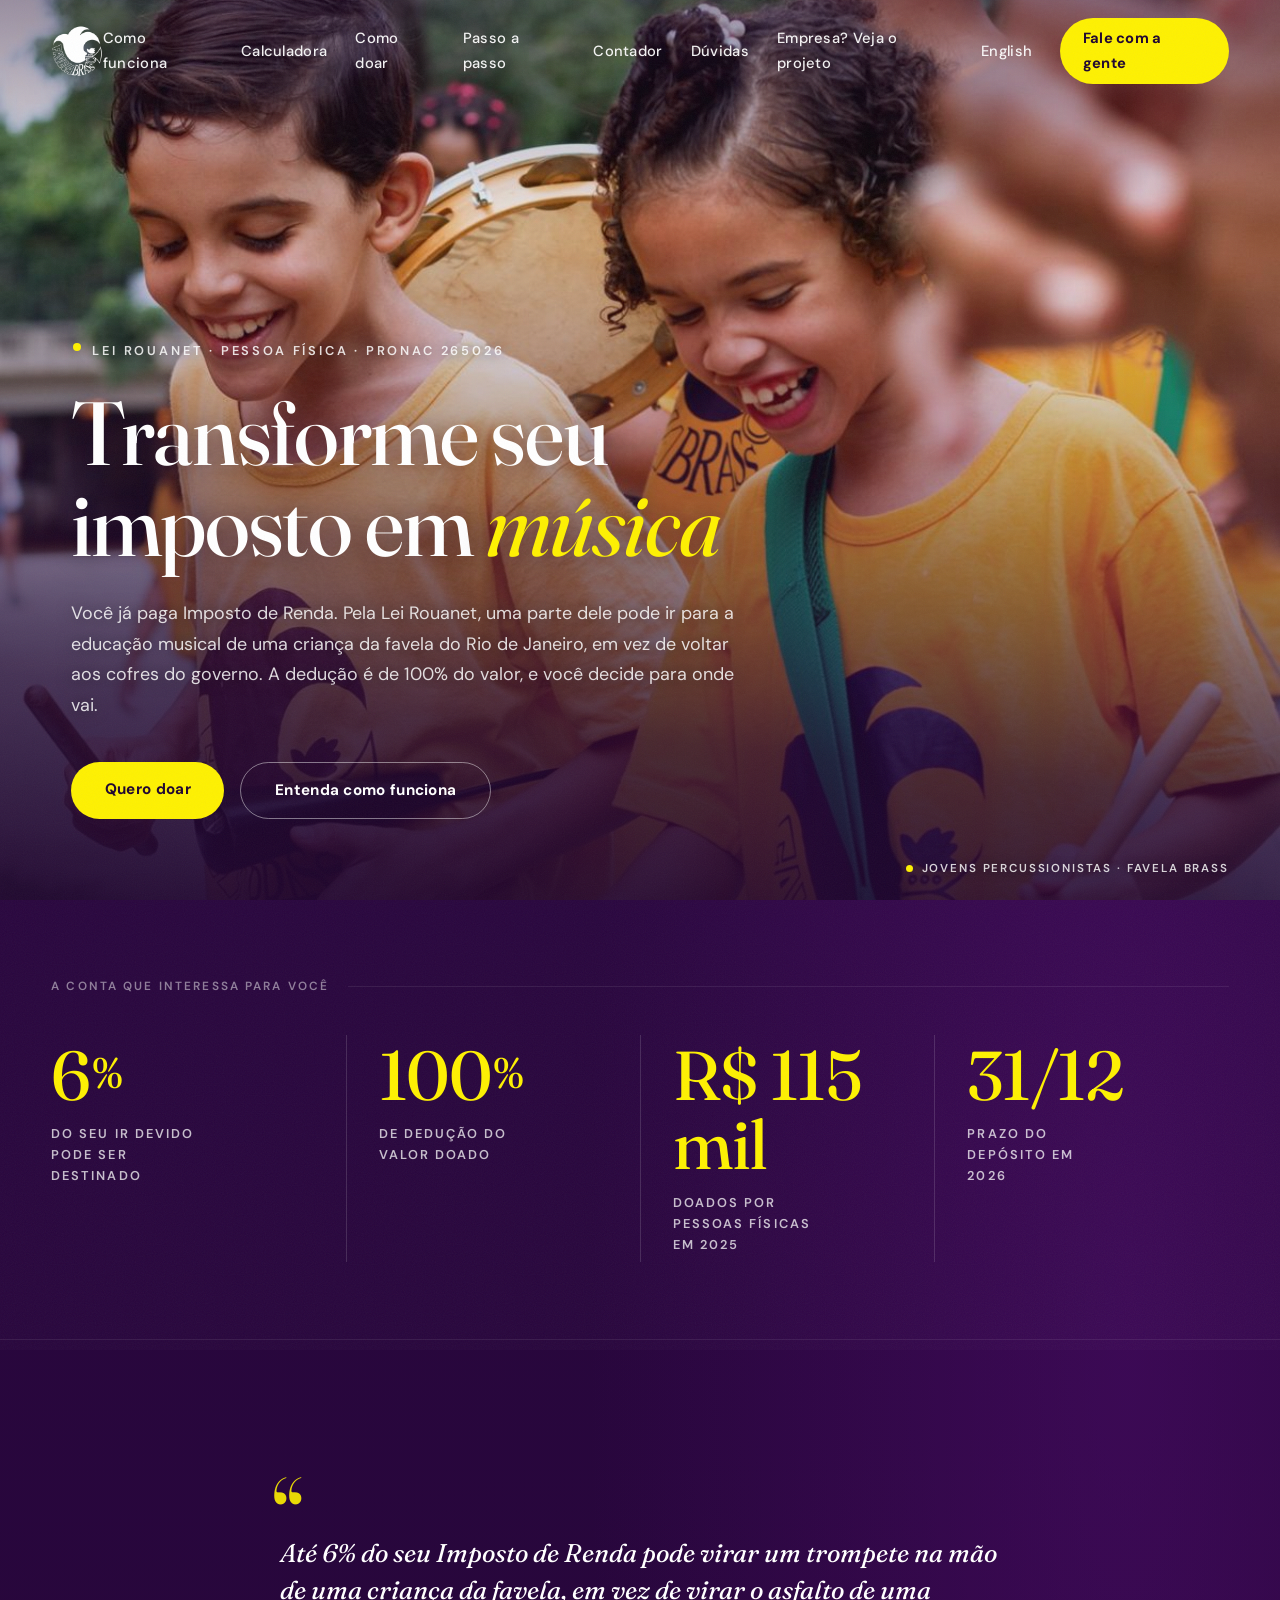
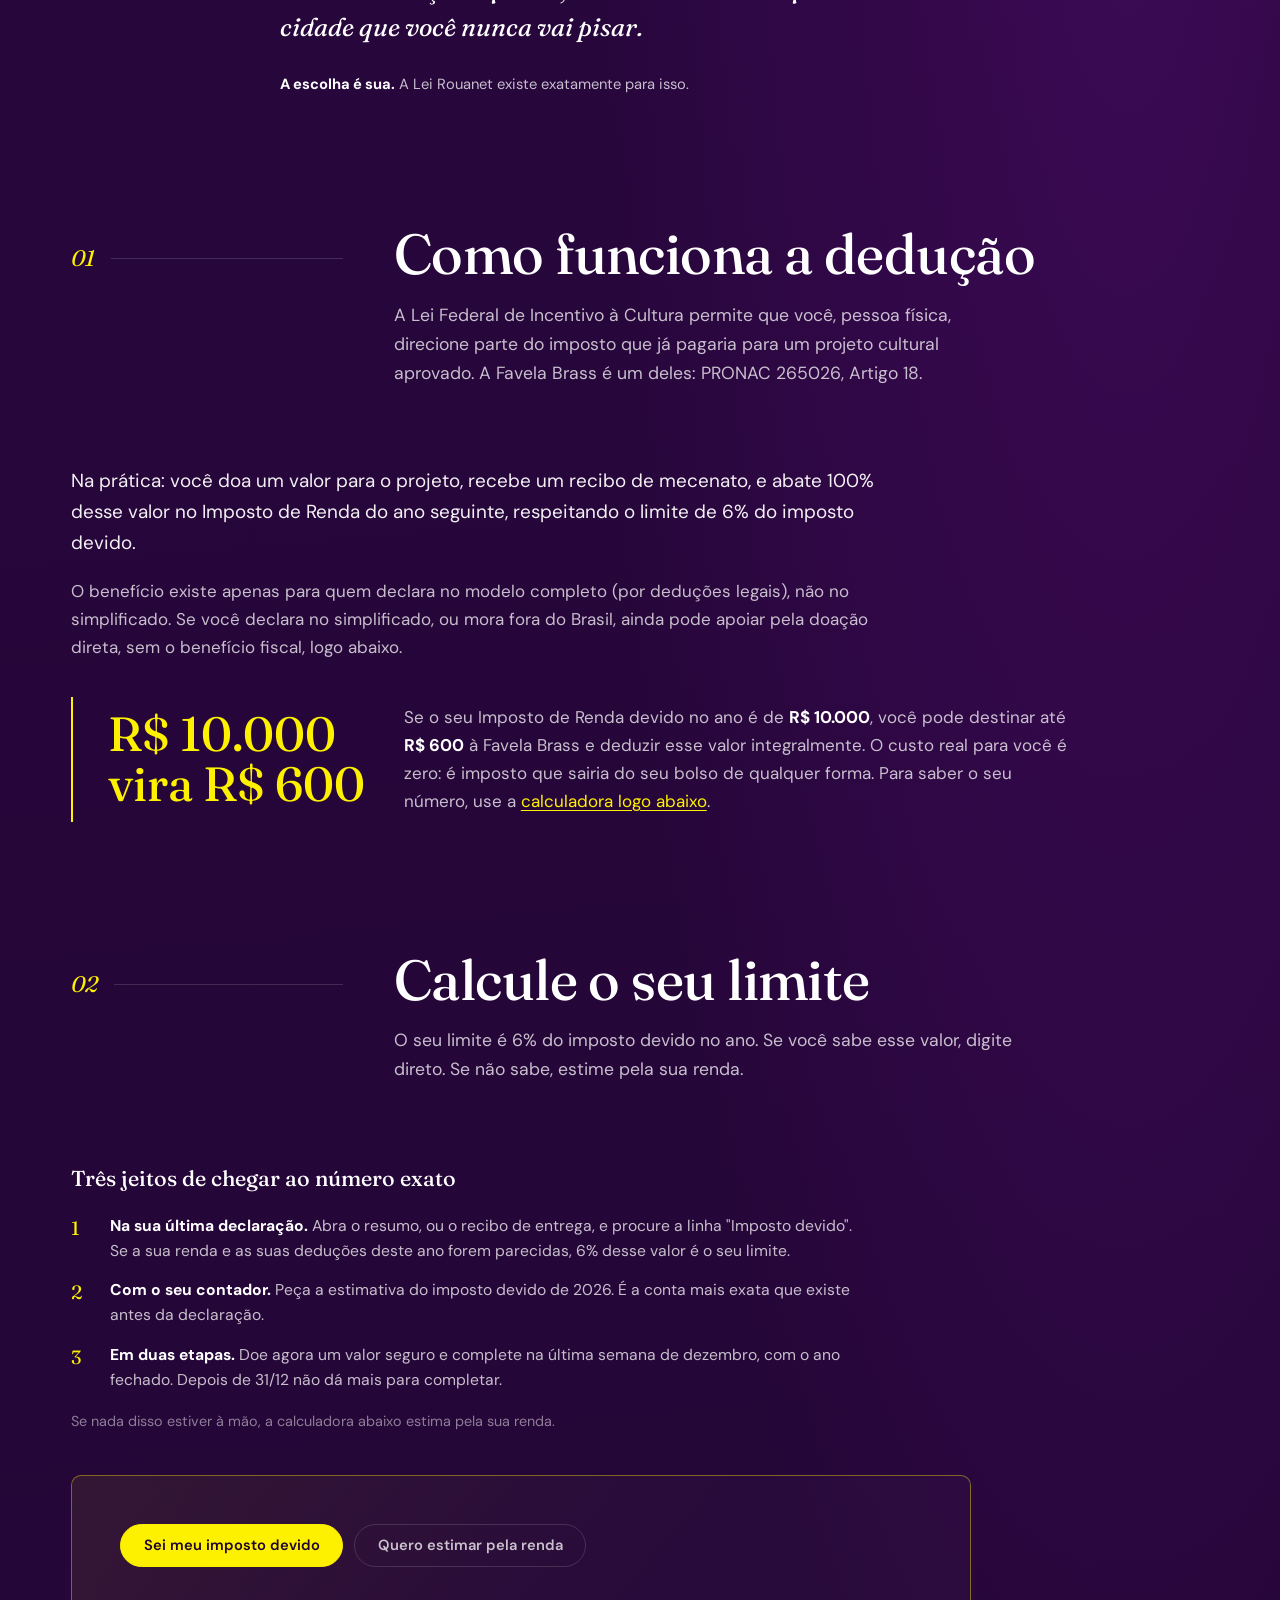
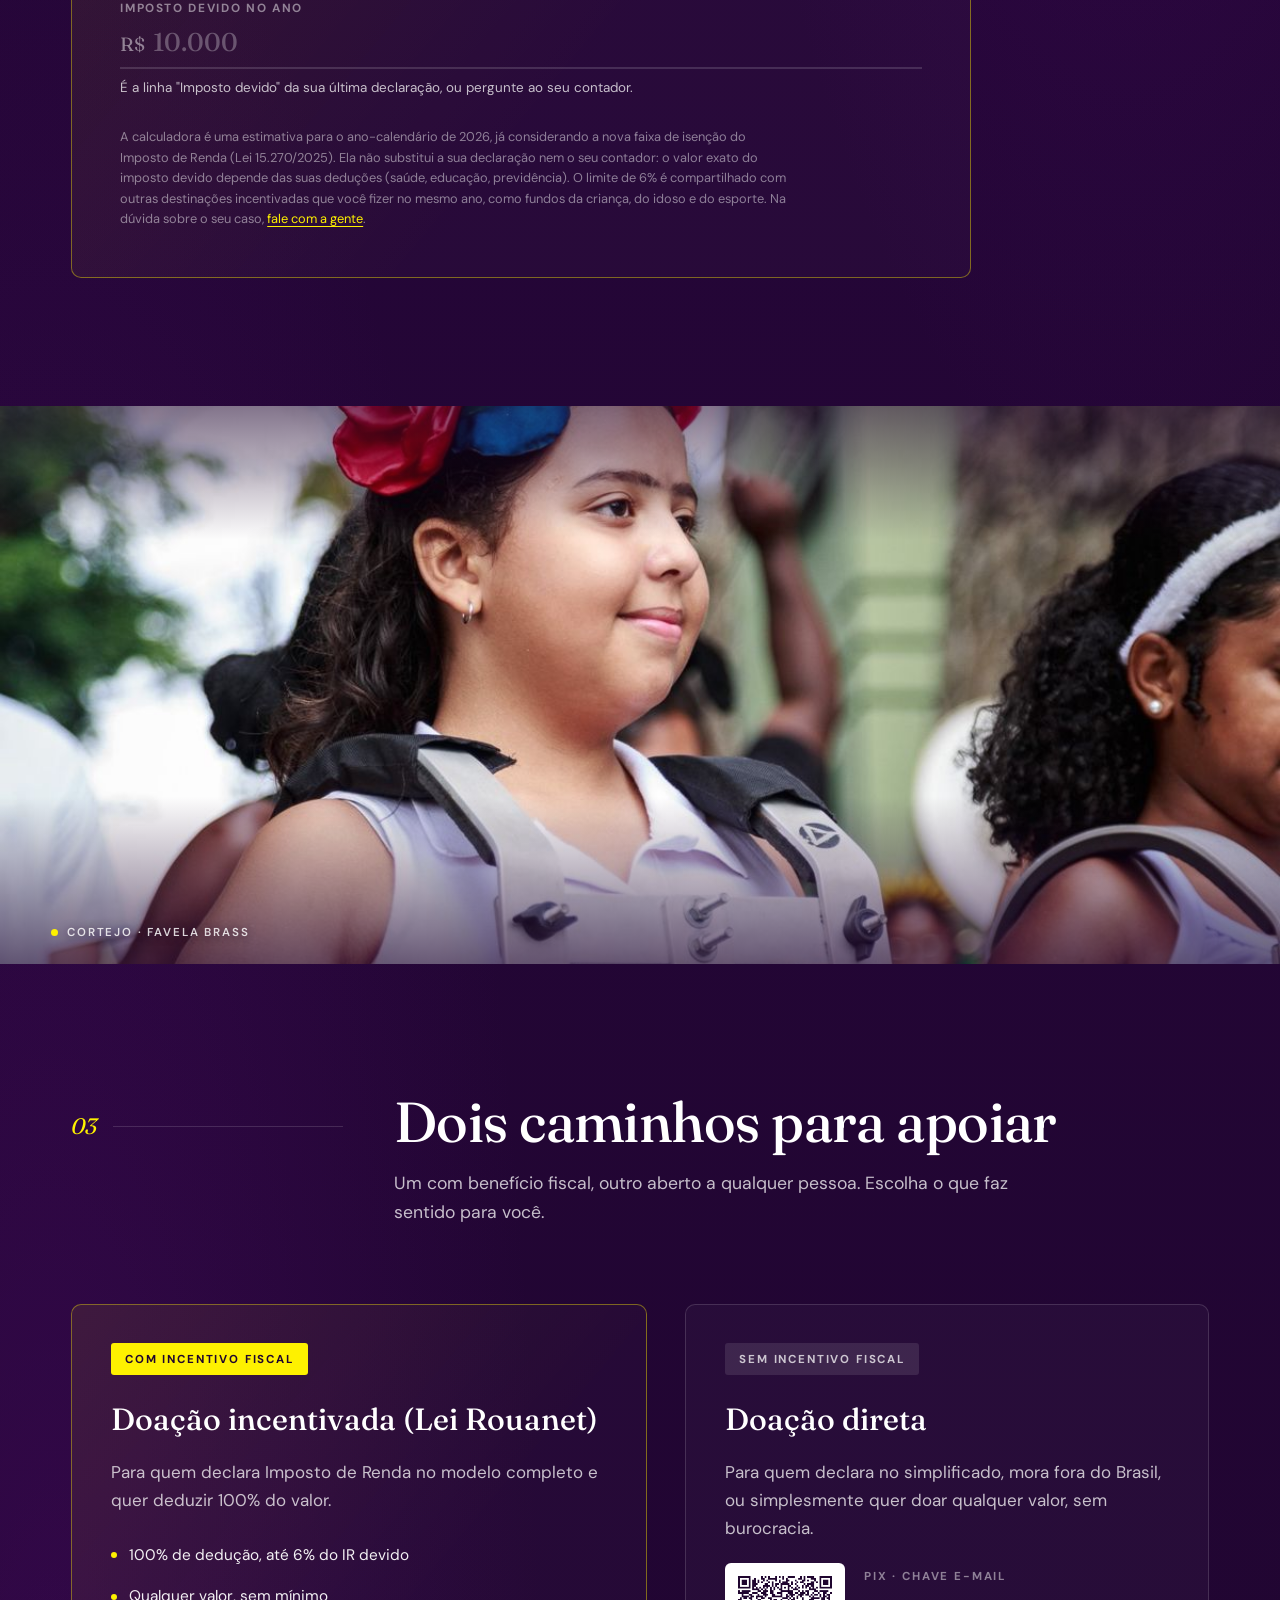
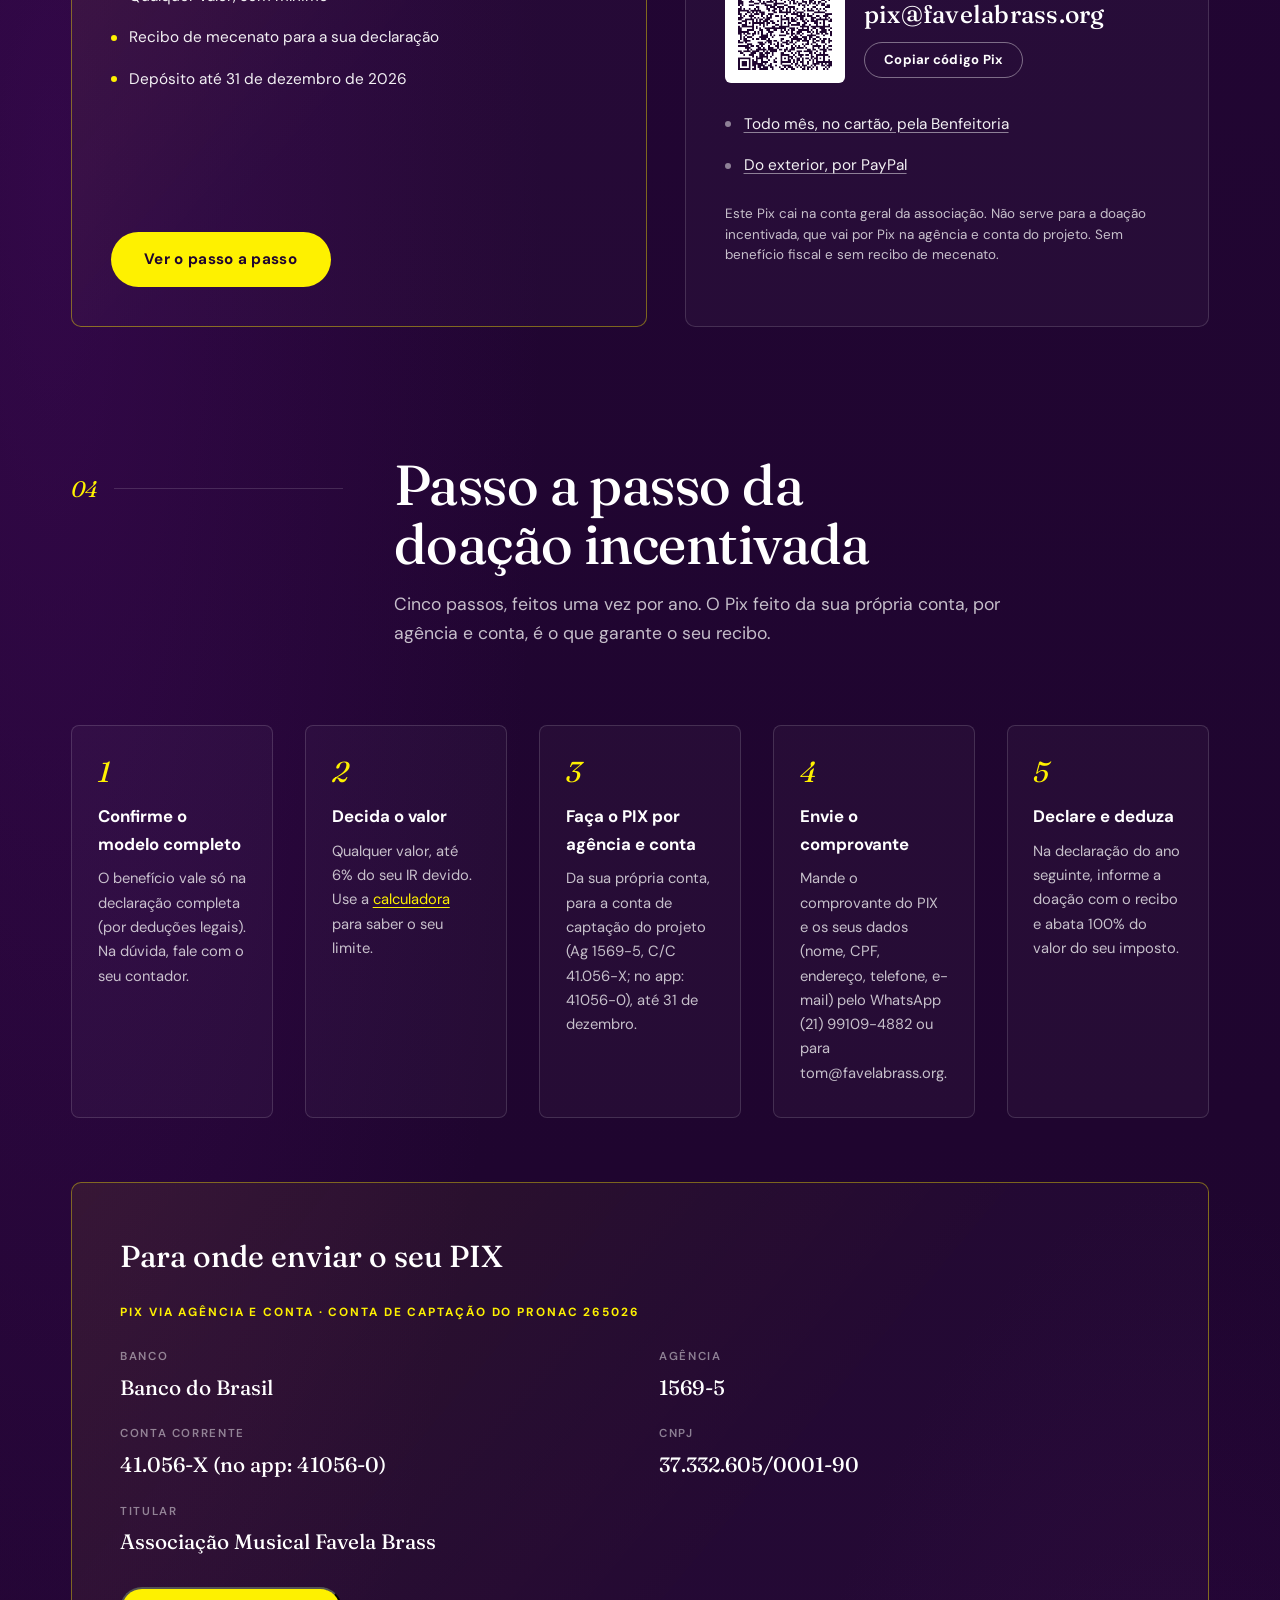
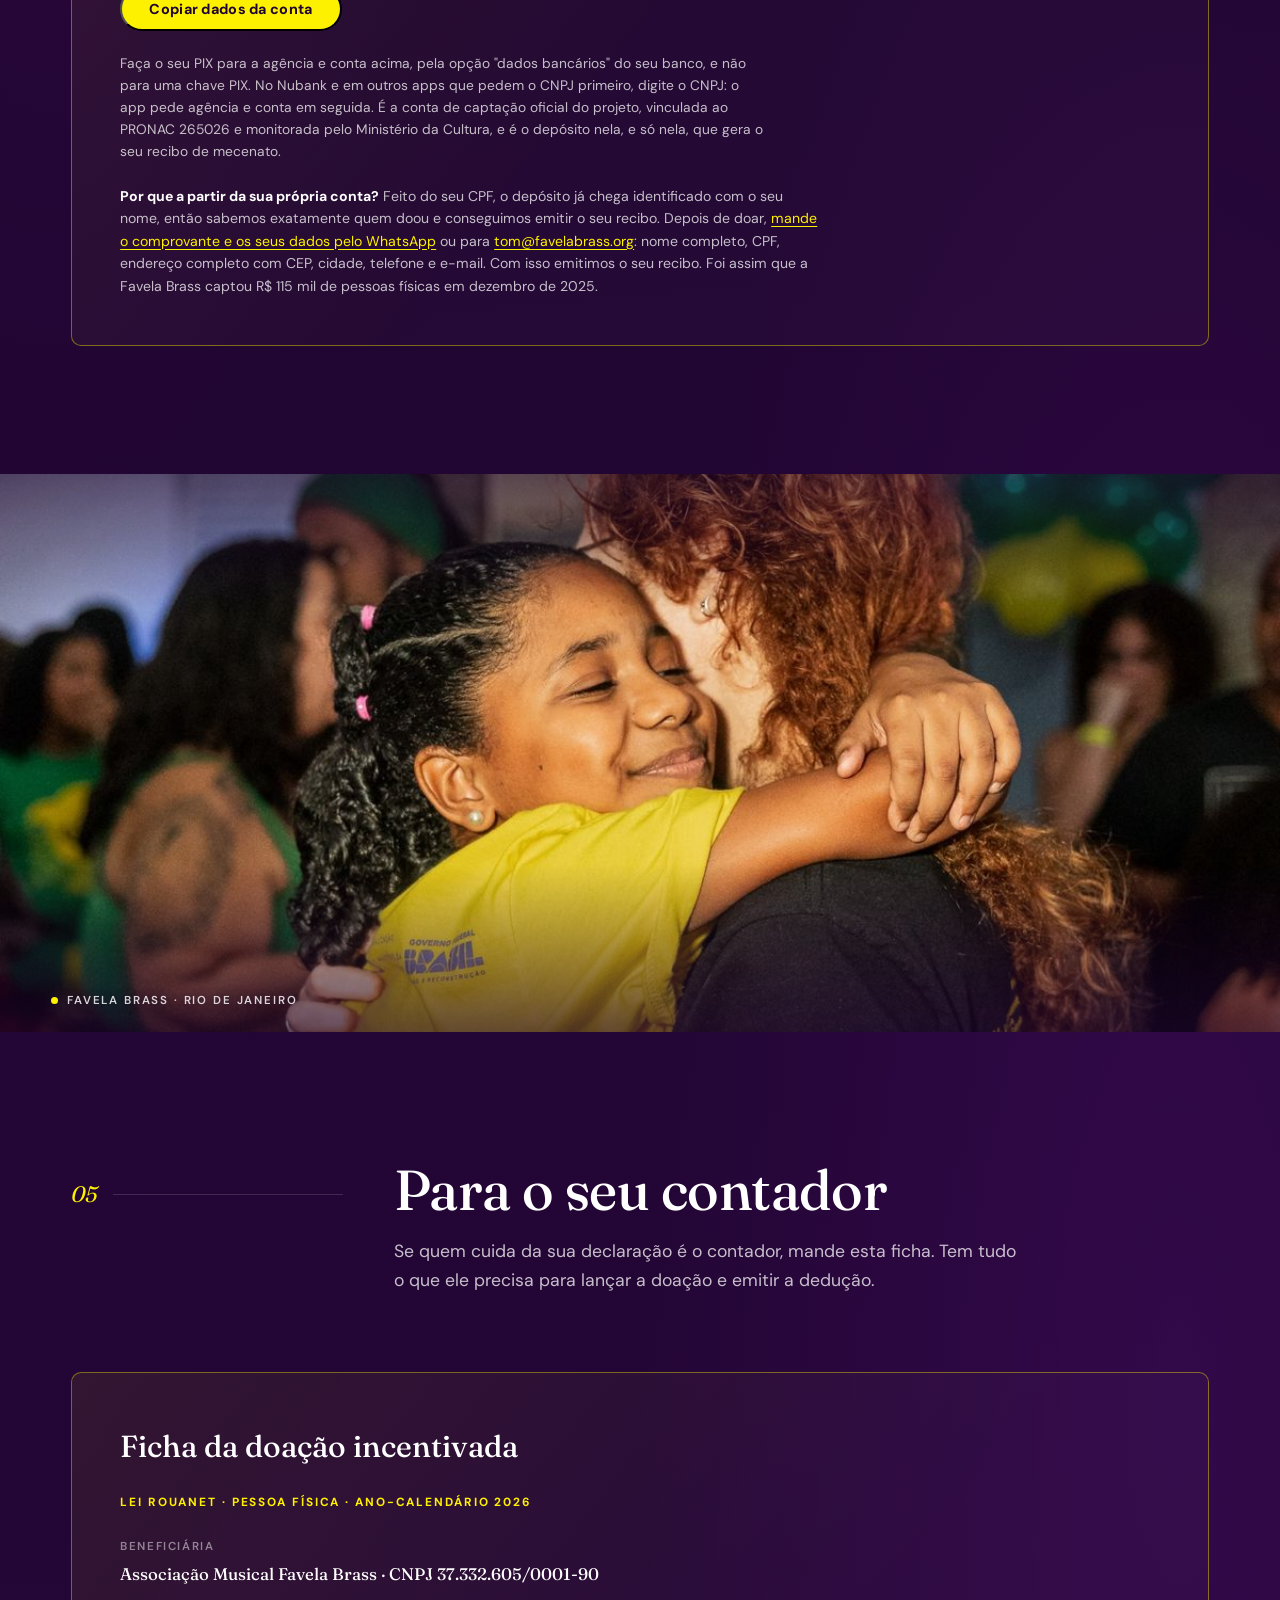
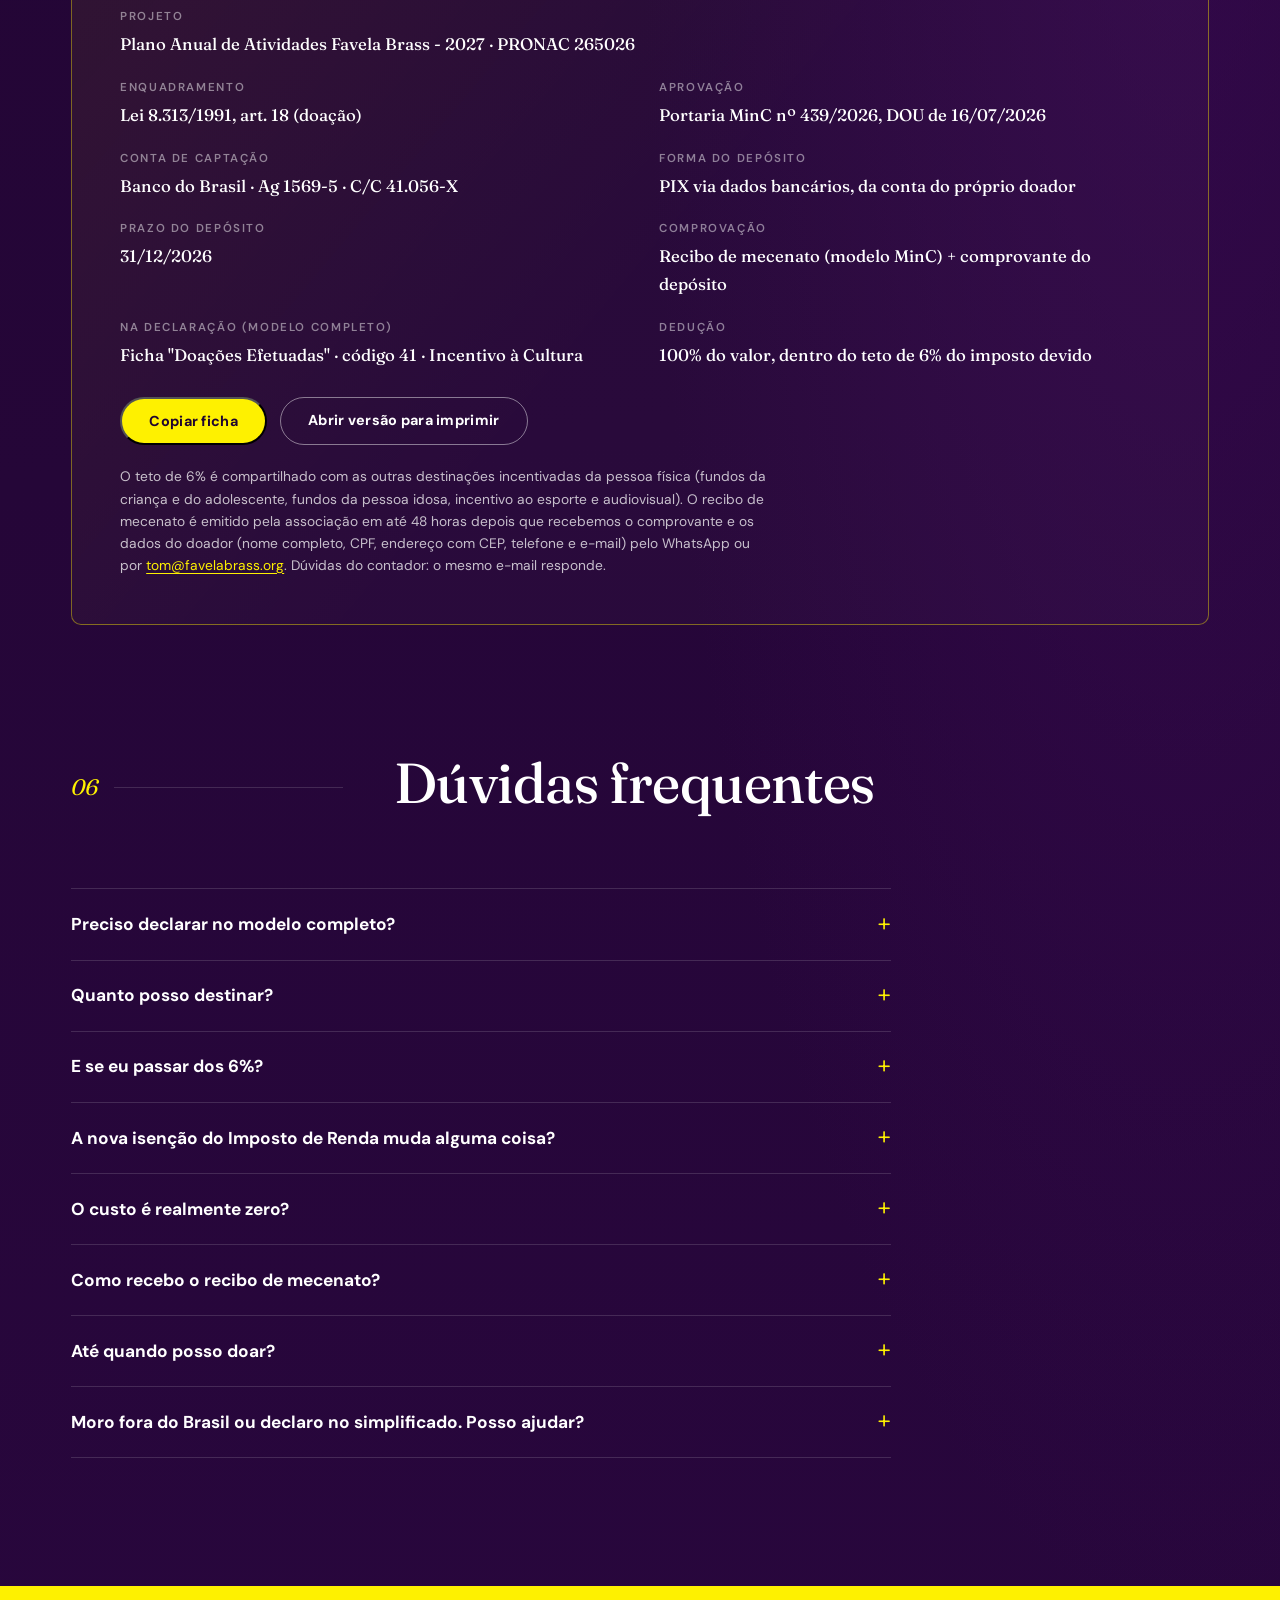
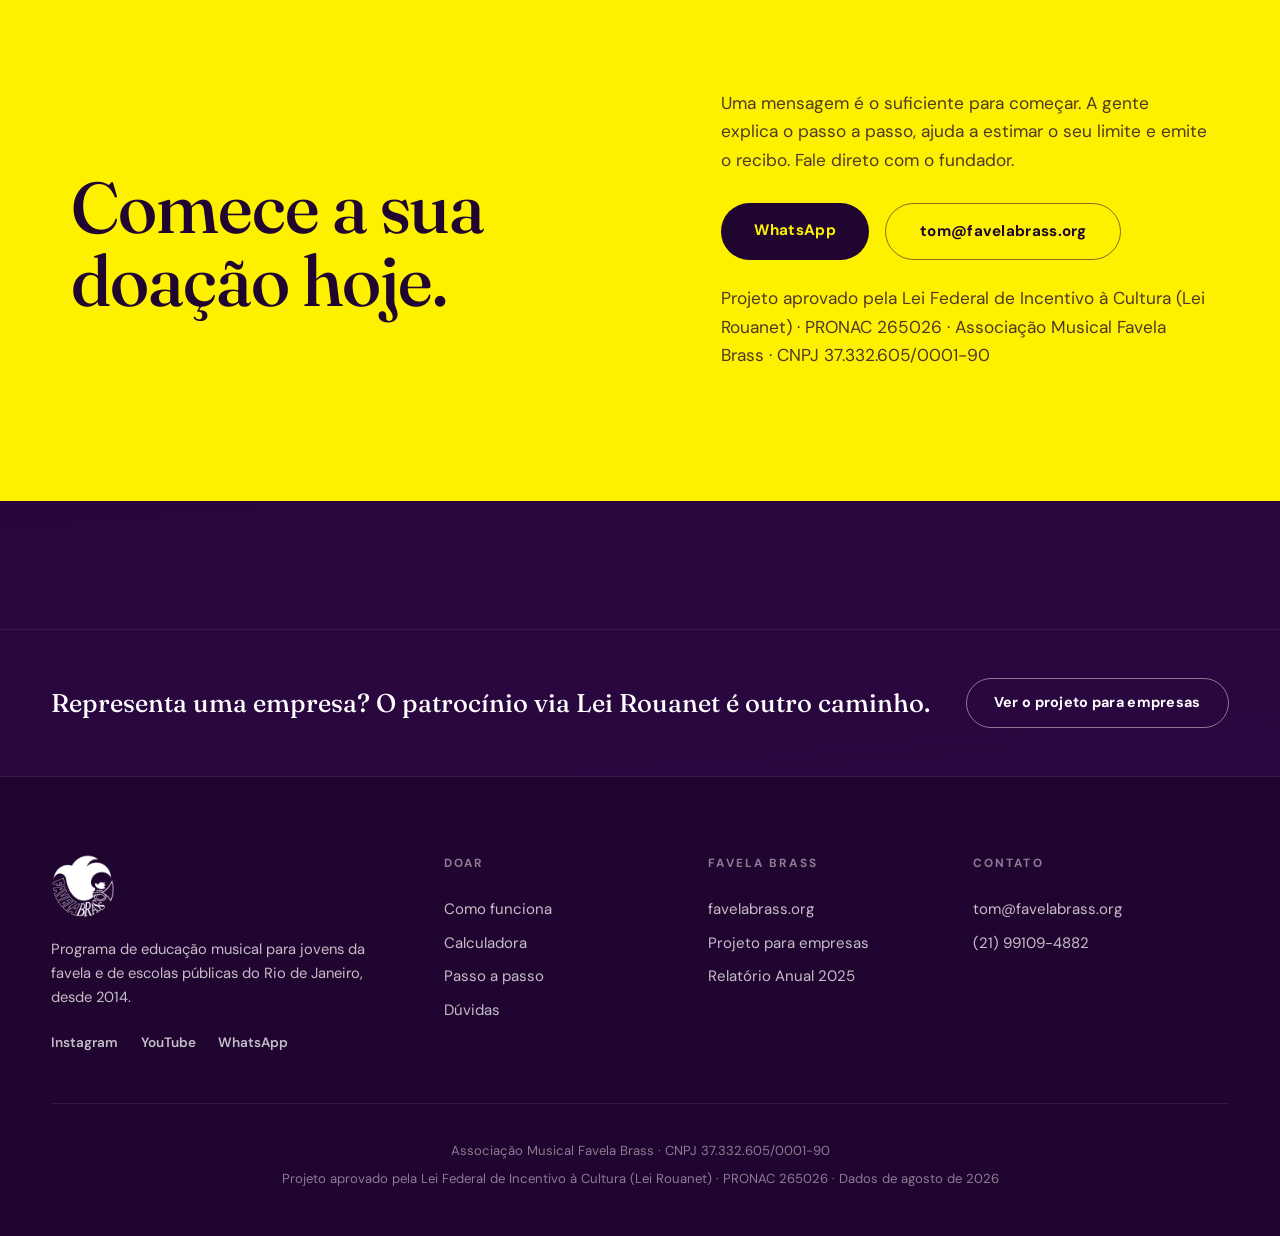
<file: pessoas-fisicas/index.html>
<!DOCTYPE html>
<html lang="pt-BR">
<head>
<meta charset="UTF-8">
<meta name="viewport" content="width=device-width, initial-scale=1.0">
<title>Destine seu Imposto de Renda à Favela Brass · Lei Rouanet · Pessoa Física</title>
<meta name="description" content="Até 6% do seu Imposto de Renda pode virar educação musical para uma criança da favela do Rio, com 100% de dedução via Lei Rouanet. Veja o passo a passo para pessoas físicas. PRONAC 265026, prazo 31/12/2026.">
<meta property="og:title" content="Transforme seu Imposto de Renda em música · Favela Brass">
<meta property="og:description" content="Pessoa física pode destinar até 6% do IR devido à Favela Brass via Lei Rouanet, com 100% de dedução. Passo a passo simples, qualquer valor. Prazo 31/12/2026.">
<meta property="og:type" content="website">
<meta property="og:image" content="https://rouanet.favelabrass.org/img/og-pf.jpg">
<meta property="og:image:width" content="1200">
<meta property="og:image:height" content="630">
<meta property="og:url" content="https://rouanet.favelabrass.org/pessoas-fisicas/">
<meta property="og:site_name" content="Favela Brass">
<meta property="og:locale" content="pt_BR">
<meta name="theme-color" content="#1F052F">
<link rel="canonical" href="https://rouanet.favelabrass.org/pessoas-fisicas/">
<link rel="alternate" hreflang="pt-BR" href="https://rouanet.favelabrass.org/pessoas-fisicas/">
<link rel="alternate" hreflang="en" href="https://rouanet.favelabrass.org/pessoas-fisicas/en/">
<link rel="preload" as="image" href="../img/08-young-percussionists-bezerra.jpg">
<link rel="apple-touch-icon" href="../img/apple-touch-icon.png">
<link rel="icon" type="image/png" href="../img/favicon-48.png">
<link rel="preconnect" href="https://fonts.googleapis.com">
<link rel="preconnect" href="https://fonts.gstatic.com" crossorigin>
<link href="https://fonts.googleapis.com/css2?family=DM+Sans:opsz,wght@9..40,300..1000&family=Fraunces:ital,opsz,wght@0,9..144,300..700;1,9..144,300..700&display=swap" rel="stylesheet">
<script>document.documentElement.classList.add("js")</script>
<link rel="stylesheet" href="../shared/fb-rouanet.css">
<!-- Google tag (gtag.js) · mesma propriedade GA4 do favelabrass.org -->
<script async src="https://www.googletagmanager.com/gtag/js?id=G-CN4VGSPB3Z"></script>
<script>window.dataLayer=window.dataLayer||[];function gtag(){dataLayer.push(arguments);}gtag('js',new Date());gtag('config','G-CN4VGSPB3Z');</script>

<!-- ================================================================
     VERSÃO EM INGLÊS em /pessoas-fisicas/en/ (15/11/2026): esta página é a
     matriz; ao mudar um fato aqui, espelhar lá.
     PF-DATA START · fontes verificadas em 27/08/2026
     Página EVERGREEN (não versionada por ano). Ao virar o ano, atualizar
     só o PRONAC e o prazo abaixo; as mecânicas de PF Rouanet não mudam.

     PRONAC ativo:         265026 (Plano Anual 2027, Artigo 18, mecenato)
                           DECIDIDO (Tom, 27/08/2026): a campanha de dez/2026
                           já aponta para o projeto 2027. Depósito em 2026
                           deduz no IR 2026 do doador igual; o dinheiro
                           financia a execução de 2027.
     Prazo do depósito:    31/12/2026 (ano-calendário do doador; ao virar o
                           ano, atualizar só o prazo, o PRONAC continua)
     Dedução PF:           100% do valor, até 6% do IR devido, só na declaração completa
     Valor mínimo:         NÃO EXISTE (Tom, 10/07/2026: não inventar piso; qualquer valor)
     Precedente PF:         R$ 115 mil captados de PF em dez/2025 (cerca de R$ 80 mil de uma
                           única família; o restante via a rede da Margo Black e outros; Tom, 16/09/2026)

     Conta de captação do PRONAC 265026 (ativada no BB em 18/08/2026;
     dados informados pelo Tom em 27/08/2026):
       Banco do Brasil · Agência 1569-5 · Conta corrente 41.056-X
       Titular: Associação Musical Favela Brass · CNPJ 37.332.605/0001-90
       Sem chave PIX própria: o doador faz PIX via dados bancários
       (agência + conta). É o ÚNICO meio que pedimos (Tom, 27/08/2026:
       ninguém paga por TED; não adicionar códigos de finalidade TED/DOC).
     Histórico: a conta do PRONAC 254750 (Ag 1569-5 / C/C 39895-0) captou
     até ago/2026 e segue válida para o projeto 2026 até 31/12/2026, mas
     esta página não a usa mais.

     CALCULADORA (dados verificados 27/08/2026, ano-calendário 2026):
       Tabela progressiva ANUAL (mensal vigente desde mai/2025 x12):
         até 29.145,60 isento · 7,5% ded 2.185,92 · 15% ded 4.729,89
         (limite 45.012,60) · 22,5% ded 8.105,84 (limite 55.976,16) ·
         27,5% ded 10.904,64. Faixa 7,5% até 33.919,80.
       Redução Lei 15.270/2025 (art. 11-A da Lei 9.250/95), declaração anual:
         rend. tributável anual até 60.000 -> imposto zero;
         60.000,01 a 88.200,00 -> redução = 8.429,73 - 0,095575 x rend anual;
         acima de 88.200 -> sem redução. Limitada ao imposto apurado.
       INSS empregado 2026 (parcela a deduzir): 7,5% até 1.621,00 ·
         9% ded 24,32 até 2.902,84 · 12% ded 111,40 até 4.354,27 ·
         14% ded 198,49 até o teto 8.475,55 (desconto máx 988,09).
       Dedução por dependente: 189,59/mês (2.275,08/ano).
       Limite de 6%: compartilhado entre as destinações incentivadas
       (cultura, audiovisual, esporte, fundos da criança e do idoso).
       Ordem redução x dedução de incentivo ainda sem norma da Receita:
       a calculadora aplica a redução ANTES do teto de 6% (nesse ponto
       a estimativa é conservadora).
       Modo renda (revisto 15/11/2026): tipo de renda define a previdência
       (salário = tabela INSS; pró-labore = 11% até o teto; aposentadoria
       = nada; 65+ = parcela isenta 1.903,98/mês); campo opcional de outras
       deduções no ano (saúde, educação, PGBL, pensão). SEM esse campo o
       resultado SUPERESTIMA o limite de quem declara no completo: o texto
       do resultado avisa. Entrada aceita 10.000, 10,000 e 10000.

     POLÍTICA (Tom, 10/07/2026): NÃO publicar contrapartidas/tiers para PF.
     Doação é doação; o cultivo de doadores (convites, eventos, agradecimentos)
     acontece voluntariamente depois que a pessoa entra, nunca como promessa
     pública na página. Não reintroduzir a escada de níveis aqui.

     A conta de captação é vinculada ao projeto, NÃO é a conta geral da
     associação (3118-6 / 43386-1); só o depósito nela gera recibo de
     mecenato válido.

     Doação direta (SEM benefício fiscal, qualquer pessoa incl. estrangeiros):
       Conta geral:  Banco do Brasil · Agência 3118-6 · C/C 43386-1
       Chave PIX:    pix@favelabrass.org (e-mail). A chave CNPJ saiu da conta geral
                     em 27/10/2026: o app do Nubank lia o CNPJ digitado como chave e
                     mandava a doação incentivada para a conta geral.
       PayPal:       hosted_button_id 5AYPUD7U7UGK2 (internacional)

     Ficha "Para o seu contador" (seção 05 + /pessoas-fisicas/contador/, 19/09/2026):
       existe porque os grandes doadores passam a doação ao contador e pedem
       "algo para mandar para ele" (Tom). Código 41 / ficha "Doações Efetuadas"
       conferidos em guias de instituições culturais (Santa Marcelina, Unibes);
       a página da Receita sobre o tema é restrita. Reconferir no programa
       DIRPF 2027 quando sair.

     Recibo de mecenato (Tom, 27/08/2026: "se a Raíssa pede, precisa"):
     doador envia comprovante + nome completo, CPF, endereço completo com
     CEP, cidade/UF, telefone e e-mail — via WhatsApp do Tom (prefill no
     conta-note) ou tom@favelabrass.org (Tom é a porta de entrada desde 15/10/2026; Raíssa faz SALIC + recibo). Lista veio do e-mail
     padrão da Raíssa aos doadores.

     Contato: Tom Ashe · (21) 99109-4882 · tom@favelabrass.org
     Carimbo: julho de 2026
     ================================================================
     PF-DATA END -->

<style>
/* ===== Page-specific: pessoas físicas ===== */

/* Two-path cards */
.paths {
  display: grid;
  grid-template-columns: 1.1fr 1fr;
  gap: clamp(1.5rem, 3vw, 2.5rem);
  align-items: stretch;
}
.path {
  display: flex;
  flex-direction: column;
  border-radius: 10px;
  padding: clamp(1.8rem, 3vw, 2.6rem);
}
.path-incent {
  border: 1px solid rgba(254, 241, 0, 0.4);
  background: linear-gradient(130deg, rgba(254, 241, 0, 0.08) 0%, rgba(255, 255, 255, 0.02) 55%);
}
.path-direta {
  border: 1px solid var(--rule);
  background: rgba(255, 255, 255, 0.03);
}
.path-tag {
  display: inline-block;
  font-size: 0.72rem;
  font-weight: 700;
  letter-spacing: 0.16em;
  text-transform: uppercase;
  padding: 0.4rem 0.9rem;
  border-radius: 3px;
  margin-bottom: 1.2rem;
  align-self: flex-start;
}
.path-incent .path-tag { background: var(--yellow); color: var(--purple-ink); }
.path-direta .path-tag { background: rgba(255,255,255,0.1); color: var(--text-dim); }
.path h3 {
  font-family: var(--font-display);
  font-optical-sizing: auto;
  font-size: clamp(1.5rem, 2.4vw, 2rem);
  font-weight: 480;
  color: var(--white);
  margin-bottom: 0.8rem;
}
.path > p { color: var(--text-dim); margin-bottom: 1.3rem; }
.path ul { list-style: none; margin-bottom: 1.6rem; }
.path li {
  display: flex;
  gap: 0.8rem;
  align-items: baseline;
  padding: 0.5rem 0;
  font-size: 0.96rem;
  color: var(--text);
}
.path li::before {
  content: "";
  width: 6px; height: 6px;
  border-radius: 50%;
  background: var(--yellow);
  flex: none;
  align-self: center;
}
.path-direta li::before { background: var(--text-faint); }
.path .btn { margin-top: auto; align-self: flex-start; }

/* Doação direta: Pix + opções dentro do próprio cartão */
.direta-pix { display: flex; gap: 1.2rem; align-items: center; margin-bottom: 1.3rem; flex-wrap: wrap; }
.direta-pix img { width: 120px; height: 120px; border-radius: 6px; background: #fff; padding: 6px; flex: none; }
.direta-pix-info { display: grid; gap: 0.45rem; justify-items: start; }
.direta-label { font-size: 0.72rem; font-weight: 700; letter-spacing: 0.16em; text-transform: uppercase; color: var(--text-faint); }
.direta-key { font-family: var(--font-display); font-optical-sizing: auto; font-size: clamp(1.25rem, 2vw, 1.55rem); font-weight: 480; color: var(--white); letter-spacing: 0.01em; }
.path .direta-copy { margin-top: 0; padding: 0.55rem 1.2rem; font-size: 0.82rem; background: transparent; color: var(--white); border: 1px solid rgba(255,255,255,0.4); }
.path .direta-copy:hover { border-color: var(--yellow); color: var(--yellow); }
.path ul.direta-opcoes { margin-bottom: 1.1rem; }
.direta-opcoes a { color: var(--text); text-decoration: underline; text-underline-offset: 3px; text-decoration-color: var(--text-faint); }
.direta-opcoes a:hover { color: var(--white); text-decoration-color: var(--yellow); }
.direta-nota { font-size: 0.84rem; line-height: 1.55; color: var(--text-faint); margin-top: auto; }

/* Passo a passo */
.passos { counter-reset: passo; display: grid; grid-template-columns: repeat(auto-fit, minmax(195px, 1fr)); gap: clamp(1.2rem, 2.5vw, 2rem); }
.passo {
  position: relative;
  border: 1px solid var(--rule);
  border-radius: 8px;
  padding: 2rem 1.6rem;
  background: rgba(255,255,255,0.03);
}
.passo::before {
  counter-increment: passo;
  content: counter(passo);
  display: block;
  font-family: var(--font-display);
  font-style: italic;
  font-size: 1.8rem;
  color: var(--yellow);
  line-height: 1;
  margin-bottom: 1rem;
}
.passo h3 { font-size: 1.05rem; font-weight: 700; color: var(--white); margin-bottom: 0.5rem; }
.passo p { font-size: 0.92rem; color: var(--text-dim); }

/* Deposit / conta de captação box */
.conta-box {
  margin-top: clamp(2.5rem, 5vw, 4rem);
  border: 1px solid rgba(254, 241, 0, 0.4);
  border-radius: 10px;
  background: linear-gradient(130deg, rgba(254, 241, 0, 0.07) 0%, rgba(255, 255, 255, 0.02) 55%);
  padding: clamp(2rem, 4vw, 3rem);
}
.conta-box h3 {
  font-family: var(--font-display);
  font-size: clamp(1.4rem, 2.4vw, 1.9rem);
  font-weight: 480;
  color: var(--white);
  margin-bottom: 1.4rem;
}
.conta-note { margin-top: 1.4rem; font-size: 0.88rem; color: var(--text-dim); line-height: 1.6; max-width: 70ch; }
.conta-note strong { color: var(--white); }
.conta-label { display: block; font-size: 0.74rem; font-weight: 700; letter-spacing: 0.16em; text-transform: uppercase; color: var(--yellow); margin-bottom: 1.5rem; }
.conta-grid { display: grid; grid-template-columns: repeat(2, 1fr); gap: 1.2rem 2.4rem; margin-bottom: 1.7rem; }
.conta-grid dt { font-size: 0.72rem; font-weight: 600; letter-spacing: 0.14em; text-transform: uppercase; color: var(--text-faint); margin-bottom: 0.3rem; }
.conta-grid dd { font-family: var(--font-display); font-optical-sizing: auto; font-size: 1.3rem; font-weight: 460; color: var(--white); }
.conta-copy { padding: 0.7rem 1.7rem; font-size: 0.9rem; }
.conta-tip { margin-top: 1.3rem; font-size: 0.86rem; color: var(--text-dim); line-height: 1.6; max-width: 72ch; }
.ficha-actions { display: flex; flex-wrap: wrap; gap: 0.8rem; }
.ficha-grid dd { font-size: 1.05rem; }
@media (max-width: 560px) { .conta-grid { grid-template-columns: 1fr; } }

/* Example calc callout */
.calc {
  display: grid;
  grid-template-columns: auto 1fr;
  gap: clamp(1.4rem, 3vw, 2.6rem);
  align-items: center;
  border-left: 2px solid var(--yellow);
  padding: 0.4rem 0 0.4rem clamp(1.4rem, 3vw, 2.2rem);
  margin-top: 2.2rem;
}
.calc-fig {
  font-family: var(--font-display);
  font-size: clamp(2.2rem, 4vw, 3rem);
  font-weight: 460;
  color: var(--yellow);
  line-height: 1.05;
  white-space: nowrap;
}
.calc p { color: var(--text-dim); max-width: 56ch; }
.calc p strong { color: var(--white); }

/* Como achar o número exato */
.achar { max-width: 820px; margin-bottom: 2.6rem; }
.achar h3 { font-family: var(--font-display); font-optical-sizing: auto; font-size: 1.35rem; font-weight: 480; color: var(--white); margin-bottom: 1rem; }
.achar ol { list-style: none; counter-reset: achar; display: grid; gap: 0.9rem; }
.achar li { counter-increment: achar; position: relative; padding-left: 2.4rem; color: var(--text-dim); font-size: 0.98rem; line-height: 1.6; max-width: 72ch; }
.achar li::before { content: counter(achar); position: absolute; left: 0; top: 0; font-family: var(--font-display); font-size: 1.2rem; color: var(--yellow); }
.achar li strong { color: var(--white); }
.achar p { margin-top: 1.1rem; color: var(--text-faint); font-size: 0.9rem; }

/* Calculadora */
.calcx {
  border: 1px solid rgba(254, 241, 0, 0.4);
  border-radius: 10px;
  background: linear-gradient(130deg, rgba(254, 241, 0, 0.07) 0%, rgba(255, 255, 255, 0.02) 55%);
  padding: clamp(2rem, 4vw, 3rem);
  max-width: 900px;
}
.calcx-modes { display: flex; gap: 0.7rem; flex-wrap: wrap; margin-bottom: 2rem; }
.calcx-mode {
  border: 1px solid var(--rule);
  border-radius: 999px;
  background: transparent;
  color: var(--text-dim);
  font-family: inherit;
  font-size: 0.92rem;
  font-weight: 600;
  padding: 0.65rem 1.4rem;
  cursor: pointer;
  transition: all 0.2s var(--ease);
}
.calcx-mode[aria-pressed="true"] {
  background: var(--yellow);
  border-color: var(--yellow);
  color: var(--purple-ink);
}
.calcx-fields { display: grid; grid-template-columns: repeat(auto-fit, minmax(220px, 1fr)); gap: 1.4rem 2rem; margin-bottom: 1.8rem; }
.calcx-fields[hidden], .calcx-result[hidden] { display: none; }
.calcx-field label { display: block; font-size: 0.74rem; font-weight: 700; letter-spacing: 0.14em; text-transform: uppercase; color: var(--text-faint); margin-bottom: 0.5rem; }
.calcx-field .calcx-input-wrap { display: flex; align-items: baseline; gap: 0.5rem; border-bottom: 2px solid var(--rule); padding-bottom: 0.4rem; transition: border-color 0.2s; }
.calcx-field .calcx-input-wrap:focus-within { border-color: var(--yellow); }
.calcx-field .calcx-prefix { font-family: var(--font-display); font-size: 1.2rem; color: var(--text-faint); }
.calcx-field input {
  width: 100%;
  background: transparent;
  border: none;
  outline: none;
  font-family: var(--font-display);
  font-optical-sizing: auto;
  font-size: 1.6rem;
  font-weight: 460;
  color: var(--white);
}
.calcx-field select {
  width: 100%;
  background: transparent;
  border: none;
  outline: none;
  font-family: var(--font-sans);
  font-size: 1.05rem;
  color: var(--white);
  padding: 0.45rem 0;
  cursor: pointer;
}
.calcx-field select option { color: #111; background: #fff; }
.calcx-field input::placeholder { color: var(--text-faint); opacity: 0.6; }
.calcx-hint { margin-top: 0.55rem; font-size: 0.84rem; color: var(--text-dim); line-height: 1.5; }
.calcx-result { border-top: 1px solid var(--rule); padding-top: 1.8rem; }
.calcx-result-label { display: block; font-size: 0.74rem; font-weight: 700; letter-spacing: 0.16em; text-transform: uppercase; color: var(--text-faint); margin-bottom: 0.6rem; }
.calcx-result-fig {
  font-family: var(--font-display);
  font-size: clamp(2.4rem, 5vw, 3.6rem);
  font-weight: 460;
  color: var(--yellow);
  line-height: 1.05;
}
.calcx-result-sub { margin-top: 0.9rem; font-size: 0.95rem; color: var(--text-dim); line-height: 1.6; max-width: 62ch; }
.calcx-result-sub strong { color: var(--white); }
.calcx-breakdown { margin-top: 1.1rem; font-size: 0.86rem; color: var(--text-faint); line-height: 1.7; }
.calcx-zero { margin-top: 0.9rem; font-size: 0.95rem; color: var(--text-dim); line-height: 1.6; max-width: 62ch; }
.calcx-zero a { color: var(--yellow); text-decoration: underline; text-underline-offset: 3px; }
.calcx-fine { margin-top: 1.8rem; font-size: 0.8rem; color: var(--text-faint); line-height: 1.6; max-width: 74ch; }
.calcx-cta { margin-top: 1.6rem; }
html.js .calcx-nojs { display: none; }
html:not(.js) .calcx-app { display: none; }

/* FAQ */
.faq { display: grid; gap: 0; max-width: 820px; border-top: 1px solid var(--rule); }
.faq details {
  border-bottom: 1px solid var(--rule);
  padding: 1.3rem 0;
}
.faq summary {
  cursor: pointer;
  list-style: none;
  font-size: 1.08rem;
  font-weight: 700;
  color: var(--white);
  display: flex;
  justify-content: space-between;
  align-items: center;
  gap: 1rem;
}
.faq summary::-webkit-details-marker { display: none; }
.faq summary::after {
  content: "+";
  font-family: var(--font-display);
  font-size: 1.6rem;
  color: var(--yellow);
  line-height: 1;
  transition: transform 0.25s var(--ease);
}
.faq details[open] summary::after { transform: rotate(45deg); }
.faq p { margin-top: 0.9rem; color: var(--text-dim); font-size: 0.98rem; max-width: 72ch; }
.faq a { color: var(--yellow); text-decoration: underline; text-underline-offset: 3px; }

@media (max-width: 900px) {
  .paths { grid-template-columns: 1fr; }
  .passos { grid-template-columns: 1fr 1fr; }
}
@media (max-width: 560px) {
  .passos { grid-template-columns: 1fr; }
  .calc { grid-template-columns: 1fr; gap: 0.6rem; }
}
</style>
</head>
<body>

<div class="grain" aria-hidden="true"></div>

<nav class="nav" id="nav">
  <a href="../2027/" class="nav-logo"><img src="../img/logo-white-nav.png" alt="Favela Brass"></a>
  <button class="nav-burger" id="navBurger" aria-label="Menu" aria-controls="navLinks" aria-expanded="false">
    <span></span><span></span><span></span>
  </button>
  <div class="nav-links" id="navLinks">
    <a href="#como">Como funciona</a>
    <a href="#calculadora">Calculadora</a>
    <a href="#doar">Como doar</a>
    <a href="#passos">Passo a passo</a>
    <a href="#contador">Contador</a>
    <a href="#duvidas">Dúvidas</a>
    <a href="../2027/">Empresa? Veja o projeto</a>
    <a href="en/" lang="en" hreflang="en">English</a>
    <a href="https://wa.me/5521991094882?text=Ol%C3%A1%21%20Quero%20fazer%20uma%20doa%C3%A7%C3%A3o%20incentivada%20para%20a%20Favela%20Brass." target="_blank" rel="noopener" class="nav-cta">Fale com a gente</a>
  </div>
</nav>

<!-- ===================== HERO ===================== -->
<header class="hero">
  <div class="hero-photo" style="background-image: url('../img/08-young-percussionists-bezerra.jpg'); background-position: center 25%;" role="img" aria-label="Jovens percussionistas da Favela Brass"></div>
  <div class="hero-scrim"></div>
  <div class="hero-inner">
    <p class="hero-kicker anim a1">Lei Rouanet · Pessoa Física · PRONAC 265026</p>
    <h1 class="anim a2">Transforme seu<br>imposto em <em>música</em></h1>
    <p class="hero-lede anim a3">Você já paga Imposto de Renda. Pela Lei Rouanet, uma parte dele pode ir para a educação musical de uma criança da favela do Rio de Janeiro, em vez de voltar aos cofres do governo. A dedução é de 100% do valor, e você decide para onde vai.</p>
    <div class="hero-ctas anim a5">
      <a href="#doar" class="btn btn-yellow">Quero doar</a>
      <a href="#como" class="btn btn-ghost">Entenda como funciona</a>
    </div>
  </div>
  <div class="hero-credit anim a5">
    <span class="photo-cap">Jovens percussionistas · Favela Brass</span>
  </div>
</header>

<!-- ===================== NUMBERS ===================== -->
<section class="numbers">
  <p class="numbers-cap">A conta que interessa para você</p>
  <div class="numbers-grid">
    <div class="num reveal"><span class="num-fig">6<i>%</i></span><span class="num-label">do seu IR devido pode ser destinado</span></div>
    <div class="num reveal"><span class="num-fig">100<i>%</i></span><span class="num-label">de dedução do valor doado</span></div>
    <div class="num reveal"><span class="num-fig">R$ 115 mil</span><span class="num-label">doados por pessoas físicas em 2025</span></div>
    <div class="num reveal"><span class="num-fig">31/12</span><span class="num-label">prazo do depósito em 2026</span></div>
  </div>
</section>

<!-- ===================== KILLER MESSAGE ===================== -->
<section class="section">
  <div class="quote reveal" style="max-width: 60ch; margin: 0 auto;">
    <p>Até 6% do seu Imposto de Renda pode virar um trompete na mão de uma criança da favela, em vez de virar o asfalto de uma cidade que você nunca vai pisar.</p>
    <cite><strong>A escolha é sua.</strong> A Lei Rouanet existe exatamente para isso.</cite>
  </div>
</section>

<!-- ===================== 01 COMO FUNCIONA ===================== -->
<section class="section" id="como">
  <div class="section-head reveal">
    <div class="section-no"><span>01</span><hr></div>
    <div class="section-titles">
      <h2>Como funciona a dedução</h2>
      <p>A Lei Federal de Incentivo à Cultura permite que você, pessoa física, direcione parte do imposto que já pagaria para um projeto cultural aprovado. A Favela Brass é um deles: PRONAC 265026, Artigo 18.</p>
    </div>
  </div>

  <div class="prose reveal">
    <p class="lead">Na prática: você doa um valor para o projeto, recebe um recibo de mecenato, e abate 100% desse valor no Imposto de Renda do ano seguinte, respeitando o limite de 6% do imposto devido.</p>
    <p>O benefício existe apenas para quem declara no modelo completo (por deduções legais), não no simplificado. Se você declara no simplificado, ou mora fora do Brasil, ainda pode apoiar pela doação direta, sem o benefício fiscal, logo abaixo.</p>
  </div>

  <div class="calc reveal">
    <span class="calc-fig">R$ 10.000<br>vira R$ 600</span>
    <p>Se o seu Imposto de Renda devido no ano é de <strong>R$ 10.000</strong>, você pode destinar até <strong>R$ 600</strong> à Favela Brass e deduzir esse valor integralmente. O custo real para você é zero: é imposto que sairia do seu bolso de qualquer forma. Para saber o seu número, use a <a href="#calculadora" style="color: var(--yellow); text-decoration: underline; text-underline-offset: 3px;">calculadora logo abaixo</a>.</p>
  </div>
</section>

<!-- ===================== 02 CALCULADORA ===================== -->
<section class="section" id="calculadora">
  <div class="section-head reveal">
    <div class="section-no"><span>02</span><hr></div>
    <div class="section-titles">
      <h2>Calcule o seu limite</h2>
      <p>O seu limite é 6% do imposto devido no ano. Se você sabe esse valor, digite direto. Se não sabe, estime pela sua renda.</p>
    </div>
  </div>

  <div class="achar reveal">
    <h3>Três jeitos de chegar ao número exato</h3>
    <ol>
      <li><strong>Na sua última declaração.</strong> Abra o resumo, ou o recibo de entrega, e procure a linha "Imposto devido". Se a sua renda e as suas deduções deste ano forem parecidas, 6% desse valor é o seu limite.</li>
      <li><strong>Com o seu contador.</strong> Peça a estimativa do imposto devido de 2026. É a conta mais exata que existe antes da declaração.</li>
      <li><strong>Em duas etapas.</strong> Doe agora um valor seguro e complete na última semana de dezembro, com o ano fechado. Depois de 31/12 não dá mais para completar.</li>
    </ol>
    <p>Se nada disso estiver à mão, a calculadora abaixo estima pela sua renda.</p>
  </div>

  <div class="calcx reveal">
    <div class="calcx-app">
      <div class="calcx-modes" role="group" aria-label="Modo de cálculo">
        <button type="button" class="calcx-mode" id="modeImposto" aria-pressed="true" onclick="setMode('imposto')">Sei meu imposto devido</button>
        <button type="button" class="calcx-mode" id="modeRenda" aria-pressed="false" onclick="setMode('renda')">Quero estimar pela renda</button>
      </div>

      <div class="calcx-fields" id="fieldsImposto">
        <div class="calcx-field">
          <label for="inImposto">Imposto devido no ano</label>
          <div class="calcx-input-wrap"><span class="calcx-prefix">R$</span><input id="inImposto" type="text" inputmode="numeric" placeholder="10.000" autocomplete="off"></div>
          <p class="calcx-hint">É a linha "Imposto devido" da sua última declaração, ou pergunte ao seu contador.</p>
        </div>
      </div>

      <div class="calcx-fields" id="fieldsRenda" hidden>
        <div class="calcx-field">
          <label for="inTipo">Tipo de renda</label>
          <div class="calcx-input-wrap"><select id="inTipo">
            <option value="clt">Salário</option>
            <option value="prolabore">Pró-labore</option>
            <option value="apos">Aposentadoria (até 64 anos)</option>
            <option value="apos65">Aposentadoria (65 anos ou mais)</option>
          </select></div>
          <p class="calcx-hint">Muda o desconto de previdência usado na conta.</p>
        </div>
        <div class="calcx-field">
          <label for="inRenda">Renda tributável por mês</label>
          <div class="calcx-input-wrap"><span class="calcx-prefix">R$</span><input id="inRenda" type="text" inputmode="numeric" placeholder="12.000" autocomplete="off"></div>
          <p class="calcx-hint">Valor bruto, antes dos descontos. Não inclua lucros e dividendos: eles não entram nesta conta.</p>
        </div>
        <div class="calcx-field">
          <label for="inDep">Dependentes na declaração</label>
          <div class="calcx-input-wrap"><input id="inDep" type="text" inputmode="numeric" placeholder="0" autocomplete="off"></div>
          <p class="calcx-hint">Filhos e outros dependentes que você declara.</p>
        </div>
        <div class="calcx-field">
          <label for="inDed">Outras deduções no ano (opcional)</label>
          <div class="calcx-input-wrap"><span class="calcx-prefix">R$</span><input id="inDed" type="text" inputmode="numeric" placeholder="0" autocomplete="off"></div>
          <p class="calcx-hint">O total que você deduz com saúde, educação, previdência privada (PGBL) e pensão alimentícia. Quanto mais perto do real, mais certo o resultado.</p>
        </div>
      </div>

      <div class="calcx-result" id="calcxResult" hidden>
        <span class="calcx-result-label" id="outLabel">Você pode destinar até</span>
        <div class="calcx-result-fig" id="outTeto">R$ 0</div>
        <p class="calcx-result-sub" id="outSub"></p>
        <p class="calcx-breakdown" id="outBreak" hidden></p>
        <div class="calcx-cta"><a href="#passos" class="btn btn-yellow">Ver o passo a passo</a></div>
      </div>

      <div class="calcx-result" id="calcxZero" hidden>
        <p class="calcx-zero" id="outZeroMsg"></p>
        <div class="calcx-cta"><a href="#direta" class="btn btn-ghost">Ver a doação direta</a></div>
      </div>

      <p class="calcx-fine">A calculadora é uma estimativa para o ano-calendário de 2026, já considerando a nova faixa de isenção do Imposto de Renda (Lei 15.270/2025). Ela não substitui a sua declaração nem o seu contador: o valor exato do imposto devido depende das suas deduções (saúde, educação, previdência). O limite de 6% é compartilhado com outras destinações incentivadas que você fizer no mesmo ano, como fundos da criança, do idoso e do esporte. Na dúvida sobre o seu caso, <a href="https://wa.me/5521991094882?text=Ol%C3%A1%21%20Quero%20ajuda%20para%20estimar%20quanto%20posso%20destinar%20%C3%A0%20Favela%20Brass%20via%20Lei%20Rouanet." target="_blank" rel="noopener" style="color: var(--yellow); text-decoration: underline; text-underline-offset: 3px;">fale com a gente</a>.</p>
    </div>

    <div class="calcx-nojs">
      <p class="calcx-zero">A calculadora precisa de JavaScript. A regra é simples: você pode destinar até <strong style="color: var(--white);">6% do seu imposto devido no ano</strong> e deduzir 100% do valor. Exemplo: imposto devido de R$ 10.000 permite destinar até R$ 600. Se quiser ajuda para estimar, <a href="https://wa.me/5521991094882" target="_blank" rel="noopener" style="color: var(--yellow);">fale com a gente</a>.</p>
    </div>
  </div>
</section>

<!-- ===================== PHOTO BREAK ===================== -->
<figure class="break">
  <img src="../img/07-young-drummer-cortejo-bezerra.jpg" alt="Jovem percussionista da Favela Brass em cortejo" loading="lazy" decoding="async" width="1200" height="1600" style="object-position: center 30%">
  <figcaption class="photo-cap">Cortejo · Favela Brass</figcaption>
</figure>

<!-- ===================== 03 COMO DOAR ===================== -->
<section class="section" id="doar">
  <div class="section-head reveal">
    <div class="section-no"><span>03</span><hr></div>
    <div class="section-titles">
      <h2>Dois caminhos para apoiar</h2>
      <p>Um com benefício fiscal, outro aberto a qualquer pessoa. Escolha o que faz sentido para você.</p>
    </div>
  </div>

  <div class="paths reveal">
    <article class="path path-incent">
      <span class="path-tag">Com incentivo fiscal</span>
      <h3>Doação incentivada (Lei Rouanet)</h3>
      <p>Para quem declara Imposto de Renda no modelo completo e quer deduzir 100% do valor.</p>
      <ul>
        <li>100% de dedução, até 6% do IR devido</li>
        <li>Qualquer valor, sem mínimo</li>
        <li>Recibo de mecenato para a sua declaração</li>
        <li>Depósito até 31 de dezembro de 2026</li>
      </ul>
      <a href="#passos" class="btn btn-yellow">Ver o passo a passo</a>
    </article>

    <article class="path path-direta" id="direta">
      <span class="path-tag">Sem incentivo fiscal</span>
      <h3>Doação direta</h3>
      <p>Para quem declara no simplificado, mora fora do Brasil, ou simplesmente quer doar qualquer valor, sem burocracia.</p>
      <div class="direta-pix">
        <img src="../img/pix-qr.png" alt="QR Code Pix para doação direta à Favela Brass" width="120" height="120" loading="lazy" decoding="async">
        <div class="direta-pix-info">
          <span class="direta-label">Pix · chave e-mail</span>
          <span class="direta-key">pix@favelabrass.org</span>
          <button type="button" class="btn btn-ghost direta-copy" onclick="copyPixDireto(this)">Copiar código Pix</button>
        </div>
      </div>
      <ul class="direta-opcoes">
        <li><a href="https://benfeitoria.com/projeto/favelabrass" target="_blank" rel="noopener">Todo mês, no cartão, pela Benfeitoria</a></li>
        <li><a href="https://favelabrass.org/donate/" target="_blank" rel="noopener">Do exterior, por PayPal</a></li>
      </ul>
      <p class="direta-nota">Este Pix cai na conta geral da associação. Não serve para a doação incentivada, que vai por Pix na agência e conta do projeto. Sem benefício fiscal e sem recibo de mecenato.</p>
    </article>
  </div>
</section>

<!-- ===================== 04 PASSO A PASSO ===================== -->
<section class="section" id="passos">
  <div class="section-head reveal">
    <div class="section-no"><span>04</span><hr></div>
    <div class="section-titles">
      <h2>Passo a passo da doação incentivada</h2>
      <p>Cinco passos, feitos uma vez por ano. O Pix feito da sua própria conta, por agência e conta, é o que garante o seu recibo.</p>
    </div>
  </div>

  <div class="passos reveal">
    <div class="passo">
      <h3>Confirme o modelo completo</h3>
      <p>O benefício vale só na declaração completa (por deduções legais). Na dúvida, fale com o seu contador.</p>
    </div>
    <div class="passo">
      <h3>Decida o valor</h3>
      <p>Qualquer valor, até 6% do seu IR devido. Use a <a href="#calculadora" style="color: var(--yellow); text-decoration: underline; text-underline-offset: 3px;">calculadora</a> para saber o seu limite.</p>
    </div>
    <div class="passo">
      <h3>Faça o PIX por agência e conta</h3>
      <p>Da sua própria conta, para a conta de captação do projeto (Ag 1569-5, C/C 41.056-X; no app: 41056-0), até 31 de dezembro.</p>
    </div>
    <div class="passo">
      <h3>Envie o comprovante</h3>
      <p>Mande o comprovante do PIX e os seus dados (nome, CPF, endereço, telefone, e-mail) pelo WhatsApp (21) 99109-4882 ou para tom@favelabrass.org.</p>
    </div>
    <div class="passo">
      <h3>Declare e deduza</h3>
      <p>Na declaração do ano seguinte, informe a doação com o recibo e abata 100% do valor do seu imposto.</p>
    </div>
  </div>

  <!-- Conta de captação -->
  <div class="conta-box reveal">
    <h3>Para onde enviar o seu PIX</h3>
    <span class="conta-label">PIX via agência e conta · Conta de captação do PRONAC 265026</span>
    <dl class="conta-grid">
      <div><dt>Banco</dt><dd>Banco do Brasil</dd></div>
      <div><dt>Agência</dt><dd>1569-5</dd></div>
      <div><dt>Conta corrente</dt><dd>41.056-X (no app: 41056-0)</dd></div>
      <div><dt>CNPJ</dt><dd>37.332.605/0001-90</dd></div>
      <div style="grid-column: 1 / -1;"><dt>Titular</dt><dd>Associação Musical Favela Brass</dd></div>
    </dl>
    <button type="button" class="btn btn-yellow conta-copy" onclick="copyConta(this)">Copiar dados da conta</button>
    <p class="conta-tip">Faça o seu PIX para a agência e conta acima, pela opção "dados bancários" do seu banco, e não para uma chave PIX. No Nubank e em outros apps que pedem o CNPJ primeiro, digite o CNPJ: o app pede agência e conta em seguida. É a conta de captação oficial do projeto, vinculada ao PRONAC 265026 e monitorada pelo Ministério da Cultura, e é o depósito nela, e só nela, que gera o seu recibo de mecenato.</p>
    <p class="conta-note"><strong>Por que a partir da sua própria conta?</strong> Feito do seu CPF, o depósito já chega identificado com o seu nome, então sabemos exatamente quem doou e conseguimos emitir o seu recibo. Depois de doar, <a href="https://wa.me/5521991094882?text=Ol%C3%A1%21%20Fiz%20um%20PIX%20para%20a%20conta%20de%20capta%C3%A7%C3%A3o%20da%20Favela%20Brass%20%28PRONAC%20265026%29.%20Seguem%20meus%20dados%20para%20o%20recibo%20de%20mecenato%3A%0ANome%20completo%3A%0ACPF%3A%0AEndere%C3%A7o%20completo%20%28com%20CEP%29%3A%0ACidade%2FUF%3A%0ATelefone%3A%0AE-mail%3A%0A%28anexo%20o%20comprovante%29" target="_blank" rel="noopener" style="color: var(--yellow); text-decoration: underline; text-underline-offset: 3px;">mande o comprovante e os seus dados pelo WhatsApp</a> ou para <a href="mailto:tom@favelabrass.org" style="color: var(--yellow); text-decoration: underline; text-underline-offset: 3px;">tom@favelabrass.org</a>: nome completo, CPF, endereço completo com CEP, cidade, telefone e e-mail. Com isso emitimos o seu recibo. Foi assim que a Favela Brass captou R$ 115 mil de pessoas físicas em dezembro de 2025.</p>
  </div>
</section>

<!-- ===================== PHOTO BREAK ===================== -->
<figure class="break">
  <img src="../img/09-the-hug-brabo.jpg" alt="Momento de emoção entre alunos da Favela Brass" loading="lazy" decoding="async" width="1600" height="1066">
  <figcaption class="photo-cap">Favela Brass · Rio de Janeiro</figcaption>
</figure>

<!-- ===================== 05 DÚVIDAS ===================== -->
<!-- ===================== 05 PARA O SEU CONTADOR ===================== -->
<section class="section" id="contador">
  <div class="section-head reveal">
    <div class="section-no"><span>05</span><hr></div>
    <div class="section-titles">
      <h2>Para o seu contador</h2>
      <p>Se quem cuida da sua declaração é o contador, mande esta ficha. Tem tudo o que ele precisa para lançar a doação e emitir a dedução.</p>
    </div>
  </div>

  <div class="conta-box reveal" id="fichaContador">
    <h3>Ficha da doação incentivada</h3>
    <span class="conta-label">Lei Rouanet · Pessoa física · Ano-calendário 2026</span>
    <dl class="conta-grid ficha-grid">
      <div style="grid-column: 1 / -1;"><dt>Beneficiária</dt><dd>Associação Musical Favela Brass · CNPJ 37.332.605/0001-90</dd></div>
      <div style="grid-column: 1 / -1;"><dt>Projeto</dt><dd>Plano Anual de Atividades Favela Brass - 2027 · PRONAC 265026</dd></div>
      <div><dt>Enquadramento</dt><dd>Lei 8.313/1991, art. 18 (doação)</dd></div>
      <div><dt>Aprovação</dt><dd>Portaria MinC nº 439/2026, DOU de 16/07/2026</dd></div>
      <div><dt>Conta de captação</dt><dd>Banco do Brasil · Ag 1569-5 · C/C 41.056-X</dd></div>
      <div><dt>Forma do depósito</dt><dd>PIX via dados bancários, da conta do próprio doador</dd></div>
      <div><dt>Prazo do depósito</dt><dd>31/12/2026</dd></div>
      <div><dt>Comprovação</dt><dd>Recibo de mecenato (modelo MinC) + comprovante do depósito</dd></div>
      <div><dt>Na declaração (modelo completo)</dt><dd>Ficha "Doações Efetuadas" · código 41 · Incentivo à Cultura</dd></div>
      <div><dt>Dedução</dt><dd>100% do valor, dentro do teto de 6% do imposto devido</dd></div>
    </dl>
    <div class="ficha-actions">
      <button type="button" class="btn btn-yellow conta-copy" onclick="copyFicha(this)">Copiar ficha</button>
      <a class="btn btn-ghost conta-copy" href="contador/" target="_blank" rel="noopener">Abrir versão para imprimir</a>
    </div>
    <p class="conta-tip">O teto de 6% é compartilhado com as outras destinações incentivadas da pessoa física (fundos da criança e do adolescente, fundos da pessoa idosa, incentivo ao esporte e audiovisual). O recibo de mecenato é emitido pela associação em até 48 horas depois que recebemos o comprovante e os dados do doador (nome completo, CPF, endereço com CEP, telefone e e-mail) pelo WhatsApp ou por <a href="mailto:tom@favelabrass.org" style="color: var(--yellow); text-decoration: underline; text-underline-offset: 3px;">tom@favelabrass.org</a>. Dúvidas do contador: o mesmo e-mail responde.</p>
  </div>
</section>

<section class="section" id="duvidas">
  <div class="section-head reveal">
    <div class="section-no"><span>06</span><hr></div>
    <div class="section-titles">
      <h2>Dúvidas frequentes</h2>
    </div>
  </div>

  <div class="faq reveal">
    <details>
      <summary>Preciso declarar no modelo completo?</summary>
      <p>Sim. A dedução da Lei Rouanet só existe na declaração completa (por deduções legais). No modelo simplificado o benefício não se aplica, mas você ainda pode apoiar pela doação direta.</p>
    </details>
    <details>
      <summary>Quanto posso destinar?</summary>
      <p>Até 6% do seu Imposto de Renda devido no ano. Não é 6% da sua renda, é 6% do imposto. Não existe valor mínimo. A <a href="#calculadora">calculadora</a> estima o seu limite em segundos. Vale saber: esse limite de 6% é compartilhado com outras destinações incentivadas que você fizer no mesmo ano, como fundos da criança e do adolescente, do idoso e do esporte.</p>
    </details>
    <details>
      <summary>E se eu passar dos 6%?</summary>
      <p>O que passar do limite continua sendo uma doação para a Favela Brass, só que sem dedução: não volta na restituição e não fica para o ano seguinte. O que estava dentro do limite é abatido normalmente. Na dúvida, use a <a href="#calculadora">calculadora</a> ou peça o valor exato ao seu contador.</p>
    </details>
    <details>
      <summary>A nova isenção do Imposto de Renda muda alguma coisa?</summary>
      <p>Desde 2026, quem tem renda tributável de até R$ 5.000 por mês não paga mais Imposto de Renda, e quem ganha até R$ 7.350 paga menos. Se você deixou de pagar imposto, não há valor para destinar via Lei Rouanet, mas pode apoiar pela doação direta. Se você paga menos imposto, o seu limite de 6% fica menor. A calculadora já considera a nova regra.</p>
    </details>
    <details>
      <summary>O custo é realmente zero?</summary>
      <p>Dentro do limite de 6%, sim. O valor doado é abatido integralmente do imposto que você pagaria de qualquer forma, então em vez de ir para o governo, ele vai para a educação musical de uma criança. O dinheiro sai da sua conta agora e volta na declaração de 2027, como imposto a pagar menor ou restituição maior. Você só precisa doar dentro do ano-calendário e guardar o recibo para a declaração seguinte.</p>
    </details>
    <details>
      <summary>Como recebo o recibo de mecenato?</summary>
      <p>Depois de fazer o PIX por agência e conta na conta de captação do projeto, mande o comprovante com o seu nome completo, CPF, endereço completo com CEP, cidade, telefone e e-mail, pelo WhatsApp (21) 99109-4882 ou para tom@favelabrass.org. A Favela Brass emite o recibo de mecenato, que é o documento que você usa na declaração.</p>
    </details>
    <details>
      <summary>Até quando posso doar?</summary>
      <p>O depósito para valer no Imposto de Renda deste ano precisa ser feito até 31 de dezembro de 2026, dentro do ano-calendário. Não deixe para os últimos dias úteis do ano: faça com folga para garantir o processamento e a emissão do recibo. Depois dessa data, a doação conta para o exercício seguinte.</p>
    </details>
    <details>
      <summary>Moro fora do Brasil ou declaro no simplificado. Posso ajudar?</summary>
      <p>Pode. Nesses casos a via é a doação direta, sem benefício fiscal, aberta a qualquer valor e a qualquer pessoa, inclusive do exterior por PayPal. Do exterior, o caminho é o <a href="https://favelabrass.org/donate/" target="_blank" rel="noopener">PayPal da Favela Brass</a>; no Brasil, o Pix da <a href="#direta">doação direta</a>.</p>
    </details>
  </div>
</section>

<!-- ===================== CTA / CONTATO ===================== -->
<section class="cta" id="contato">
  <div class="cta-inner reveal">
    <h2>Comece a sua<br>doação hoje.</h2>
    <div class="cta-side">
      <p>Uma mensagem é o suficiente para começar. A gente explica o passo a passo, ajuda a estimar o seu limite e emite o recibo. Fale direto com o fundador.</p>
      <div class="cta-actions">
        <a href="https://wa.me/5521991094882?text=Ol%C3%A1%21%20Quero%20fazer%20uma%20doa%C3%A7%C3%A3o%20incentivada%20para%20a%20Favela%20Brass." target="_blank" rel="noopener" class="btn btn-purple">WhatsApp</a>
        <a href="mailto:tom@favelabrass.org" class="btn btn-ink-ghost">tom@favelabrass.org</a>
      </div>
      <p class="cta-fine">Projeto aprovado pela Lei Federal de Incentivo à Cultura (Lei Rouanet) · PRONAC 265026 · Associação Musical Favela Brass · CNPJ 37.332.605/0001-90</p>
    </div>
  </div>
</section>

<!-- ===================== CROSS-LINK ===================== -->
<aside class="crossyear" style="margin-top: var(--sp-section); border-top: 1px solid var(--rule-soft); border-bottom: 1px solid var(--rule-soft); padding: clamp(2rem, 4vw, 3rem) var(--pad-x);">
  <div class="crossyear-inner reveal" style="max-width: var(--w-content); margin: 0 auto; display: flex; flex-wrap: wrap; align-items: center; justify-content: space-between; gap: 1rem 2rem;">
    <p style="font-family: var(--font-display); font-size: clamp(1.2rem, 2vw, 1.6rem); font-weight: 460; color: var(--white);">Representa uma empresa? O patrocínio via Lei Rouanet é outro caminho.</p>
    <a href="../2027/" class="btn btn-ghost" style="padding: 0.75rem 1.7rem; font-size: 0.9rem;">Ver o projeto para empresas</a>
  </div>
</aside>

<!-- ===================== FOOTER ===================== -->
<footer class="footer">
  <div class="footer-grid">
    <div class="footer-brand">
      <img src="../img/logo-white-nav.png" alt="Favela Brass">
      <p>Programa de educação musical para jovens da favela e de escolas públicas do Rio de Janeiro, desde 2014.</p>
      <div class="footer-social">
        <a href="https://www.instagram.com/favela_brass/" target="_blank" rel="noopener">Instagram</a>
        <a href="https://www.youtube.com/@favelabrass" target="_blank" rel="noopener">YouTube</a>
        <a href="https://wa.me/5521991094882" target="_blank" rel="noopener">WhatsApp</a>
      </div>
    </div>
    <div class="footer-col">
      <h3>Doar</h3>
      <a href="#como">Como funciona</a>
      <a href="#calculadora">Calculadora</a>
      <a href="#passos">Passo a passo</a>
      <a href="#duvidas">Dúvidas</a>
    </div>
    <div class="footer-col">
      <h3>Favela Brass</h3>
      <a href="https://favelabrass.org" target="_blank" rel="noopener">favelabrass.org</a>
      <a href="../2027/">Projeto para empresas</a>
      <a href="https://favelabrass.org/relatorio-2025/" target="_blank" rel="noopener">Relatório Anual 2025</a>
    </div>
    <div class="footer-col">
      <h3>Contato</h3>
      <a href="mailto:tom@favelabrass.org">tom@favelabrass.org</a>
      <a href="https://wa.me/5521991094882" target="_blank" rel="noopener">(21) 99109-4882</a>
    </div>
  </div>
  <div class="footer-bottom">
    <p>Associação Musical Favela Brass · CNPJ 37.332.605/0001-90</p>
    <p>Projeto aprovado pela Lei Federal de Incentivo à Cultura (Lei Rouanet) · PRONAC 265026 · Dados de agosto de 2026</p>
  </div>
</footer>

<script>
// Nav scroll state
const nav = document.getElementById('nav');
addEventListener('scroll', () => nav.classList.toggle('scrolled', scrollY > 40), {passive:true});

// Mobile menu
const burger = document.getElementById('navBurger');
const links = document.getElementById('navLinks');
burger.addEventListener('click', () => {
  links.classList.toggle('open');
  burger.classList.toggle('open');
  burger.setAttribute('aria-expanded', links.classList.contains('open'));
});
links.querySelectorAll('a').forEach(a => a.addEventListener('click', () => {
  links.classList.remove('open'); burger.classList.remove('open');
}));

// Reveal on scroll
const io = new IntersectionObserver(es => es.forEach(e => {
  if (e.isIntersecting) { e.target.classList.add('visible'); io.unobserve(e.target); }
}), {threshold: 0.12});
document.querySelectorAll('.reveal').forEach(el => io.observe(el));

// ===== Calculadora do incentivo (ano-calendário 2026) =====
// Fontes no bloco PF-DATA no topo do arquivo. Estimativa conservadora:
// a redução da Lei 15.270/2025 é aplicada antes do teto de 6%.
function parseBRL(str) {
  // Aceita 10.000 · 10,000 · 10000 · 1.234,56 · 1,234.56. Um separador seguido
  // de exatamente 3 dígitos é milhar; seguido de 1 ou 2 dígitos é decimal.
  const s = String(str).replace(/[^\d.,]/g, '');
  const last = Math.max(s.lastIndexOf(','), s.lastIndexOf('.'));
  let inteiro = s, dec = '';
  if (last !== -1) {
    const cauda = s.length - last - 1;
    if (cauda === 1 || cauda === 2) { inteiro = s.slice(0, last); dec = s.slice(last + 1); }
  }
  const v = parseFloat(inteiro.replace(/[.,]/g, '') + (dec ? '.' + dec : ''));
  return isNaN(v) ? 0 : v;
}
function fmtBRL(v) {
  return 'R$ ' + Math.floor(v).toLocaleString('pt-BR');
}
function impostoTabelaAnual(base) {
  if (base <= 29145.60) return 0;
  if (base <= 33919.80) return base * 0.075 - 2185.92;
  if (base <= 45012.60) return base * 0.15  - 4729.89;
  if (base <= 55976.16) return base * 0.225 - 8105.84;
  return base * 0.275 - 10904.64;
}
function reducaoLei15270(rendAnual, imposto) {
  if (rendAnual <= 60000) return imposto;
  if (rendAnual <= 88200) return Math.min(imposto, Math.max(0, 8429.73 - 0.095575 * rendAnual));
  return 0;
}
function inssMensal(sal) {
  const b = Math.min(sal, 8475.55);
  if (b <= 1621.00) return b * 0.075;
  if (b <= 2902.84) return b * 0.09 - 24.32;
  if (b <= 4354.27) return b * 0.12 - 111.40;
  return b * 0.14 - 198.49;
}

let calcMode = 'imposto';
function setMode(m) {
  calcMode = m;
  document.getElementById('modeImposto').setAttribute('aria-pressed', m === 'imposto');
  document.getElementById('modeRenda').setAttribute('aria-pressed', m === 'renda');
  document.getElementById('fieldsImposto').hidden = (m !== 'imposto');
  document.getElementById('fieldsRenda').hidden = (m !== 'renda');
  calcular();
}
function calcular() {
  const result = document.getElementById('calcxResult');
  const zero = document.getElementById('calcxZero');
  const outBreak = document.getElementById('outBreak');
  let teto = 0, impostoDevido = 0, temEntrada = false, estimado = false, outrasDed = 0;

  if (calcMode === 'imposto') {
    impostoDevido = parseBRL(document.getElementById('inImposto').value);
    temEntrada = impostoDevido > 0;
  } else {
    estimado = true;
    const rendMensal = parseBRL(document.getElementById('inRenda').value);
    const dep = Math.max(0, Math.floor(parseBRL(document.getElementById('inDep').value)));
    const tipo = document.getElementById('inTipo').value;
    outrasDed = parseBRL(document.getElementById('inDed').value);
    temEntrada = rendMensal > 0;
    if (temEntrada) {
      // Previdência: empregado pela tabela progressiva; pró-labore 11% até o teto;
      // aposentadoria não contribui. 65+: parcela isenta de 1.903,98 por mês.
      let prev = 0, isento = 0;
      if (tipo === 'clt') prev = inssMensal(rendMensal);
      else if (tipo === 'prolabore') prev = Math.min(rendMensal, 8475.55) * 0.11;
      else if (tipo === 'apos65') isento = Math.min(rendMensal, 1903.98);
      const tributavelMensal = rendMensal - isento;
      const rendAnual = tributavelMensal * 12;
      const baseAnual = Math.max(0, (tributavelMensal - prev - 189.59 * dep) * 12 - outrasDed);
      const bruto = impostoTabelaAnual(baseAnual);
      impostoDevido = Math.max(0, bruto - reducaoLei15270(rendAnual, bruto));
    }
  }
  teto = impostoDevido * 0.06;

  if (!temEntrada) { result.hidden = true; zero.hidden = true; return; }

  if (teto >= 1) {
    result.hidden = false; zero.hidden = true;
    document.getElementById('outTeto').textContent = fmtBRL(teto);
    document.getElementById('outLabel').textContent = estimado ? 'Você pode destinar cerca de' : 'Você pode destinar até';
    document.getElementById('outSub').innerHTML =
      'Você doa até <strong>' + fmtBRL(teto) + '</strong> para a Favela Brass, recebe o recibo de mecenato e deduz 100% do valor na declaração do ano que vem. É imposto que você já pagaria: o custo final para você é <strong>zero</strong>.';
    if (estimado) {
      outBreak.hidden = false;
      outBreak.textContent = 'Estimativa com imposto devido de aproximadamente ' + fmtBRL(impostoDevido) + ' no ano, descontando previdência e dependentes' +
        (outrasDed > 0
          ? ' e ' + fmtBRL(outrasDed) + ' de outras deduções.'
          : '. Se você deduz saúde, educação ou previdência privada, informe o total acima: sem isso o resultado sai maior do que o seu limite real.') +
        ' O que passar do limite não é deduzido. Para o número exato, use o imposto devido da sua declaração ou peça ao seu contador.';
    } else {
      outBreak.hidden = true;
    }
  } else {
    result.hidden = true; zero.hidden = false;
    document.getElementById('outZeroMsg').innerHTML = estimado
      ? 'Pela nossa estimativa, com essa renda você não paga Imposto de Renda em 2026 (a nova faixa de isenção vai até R$ 5.000 por mês). Não há imposto para destinar, mas você ainda pode apoiar a Favela Brass pela <a href="#direta">doação direta</a>, de qualquer valor.'
      : 'Sem imposto devido não há valor para destinar via Lei Rouanet. Você ainda pode apoiar a Favela Brass pela <a href="#direta">doação direta</a>, de qualquer valor.';
  }
}
['inImposto', 'inRenda', 'inDep', 'inDed', 'inTipo'].forEach(id => {
  const el = document.getElementById(id);
  if (el) { el.addEventListener('input', calcular); el.addEventListener('change', calcular); }
});

// Copy captação account details
function copyPixDireto(btn) {
  navigator.clipboard.writeText('00020126690014br.gov.bcb.pix0119pix@favelabrass.org0224Doacao para Favela Brass5204000053039865802BR5912FAVELA BRASS6014RIO DE JANEIRO622905251XqOu2YOzsguozXfTV3hROJZU63046E98').then(() => {
    const original = btn.textContent;
    btn.textContent = 'Copiado!';
    setTimeout(() => { btn.textContent = original; }, 1800);
  });
}
function copyFicha(btn) {
  const txt = [
    'FICHA DA DOAÇÃO INCENTIVADA · LEI ROUANET · PESSOA FÍSICA · ANO-CALENDÁRIO 2026',
    'Beneficiária: Associação Musical Favela Brass · CNPJ 37.332.605/0001-90',
    'Projeto: Plano Anual de Atividades Favela Brass - 2027 · PRONAC 265026',
    'Enquadramento: Lei 8.313/1991, art. 18 (doação) · Aprovação: Portaria MinC nº 439/2026, DOU de 16/07/2026',
    'Conta de captação: Banco do Brasil · Agência 1569-5 · Conta corrente 41.056-X · Titular: Associação Musical Favela Brass',
    'Forma do depósito: PIX via dados bancários (agência e conta), da conta do próprio doador · Prazo: 31/12/2026',
    'Comprovação: recibo de mecenato (modelo MinC), emitido pela associação em até 48h contra comprovante + dados do doador, e comprovante do depósito',
    'Na declaração (modelo completo): ficha "Doações Efetuadas" · código 41 · Incentivo à Cultura · informar CNPJ, nome do projeto e valor',
    'Dedução: 100% do valor, dentro do teto de 6% do imposto devido (teto compartilhado com as outras destinações incentivadas)',
    'Contato: tom@favelabrass.org · rouanet.favelabrass.org/pessoas-fisicas/contador/'
  ].join('\n');
  navigator.clipboard.writeText(txt).then(() => {
    const original = btn.textContent;
    btn.textContent = 'Copiado!';
    setTimeout(() => { btn.textContent = original; }, 1800);
  });
}
function copyConta(btn) {
  const txt = 'Banco do Brasil · Agência 1569-5 · Conta corrente 41.056-X (no app: 41056-0) · Associação Musical Favela Brass · CNPJ 37.332.605/0001-90';
  navigator.clipboard.writeText(txt).then(() => {
    const original = btn.textContent;
    btn.textContent = 'Copiado!';
    setTimeout(() => { btn.textContent = original; }, 1800);
  });
}
</script>
</body>
</html>
</file>
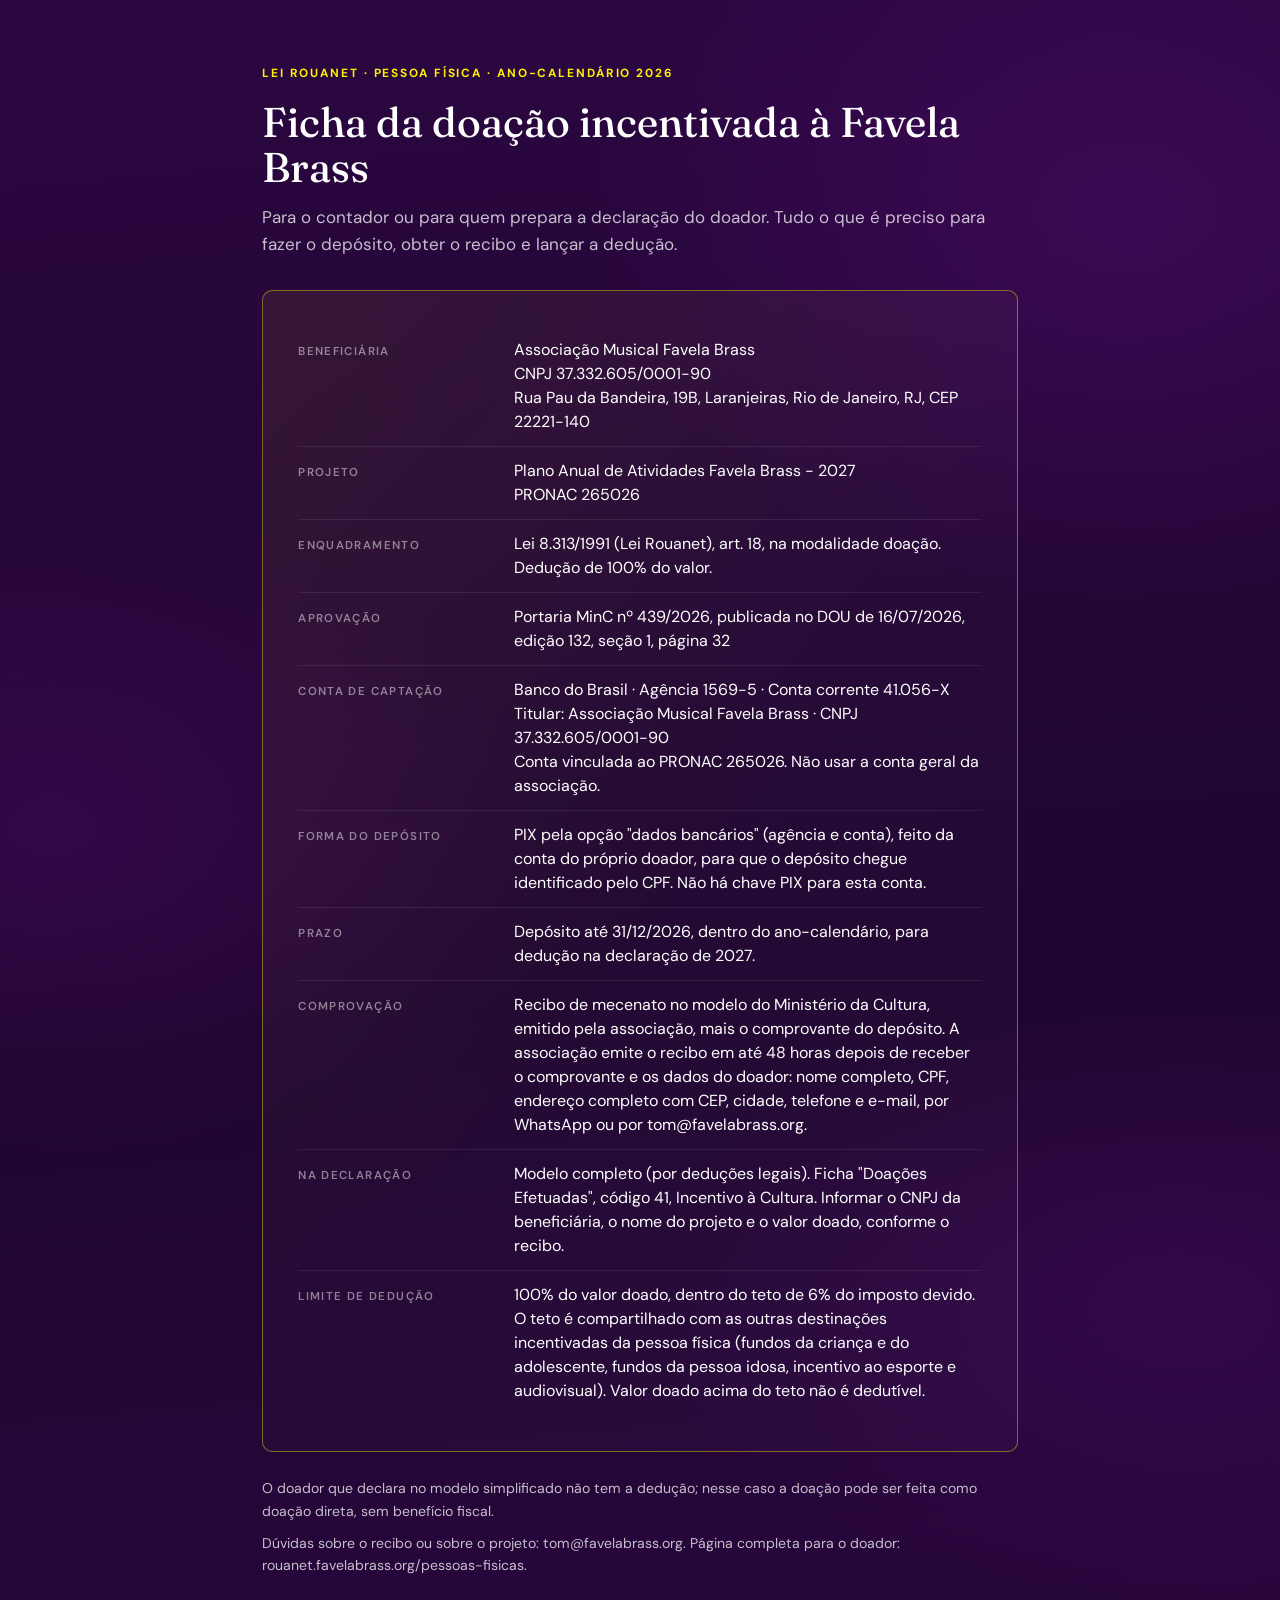
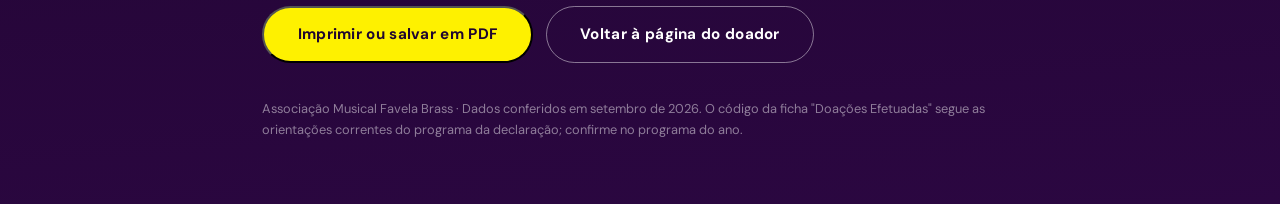
<file: pessoas-fisicas/contador/index.html>
<!DOCTYPE html>
<html lang="pt-BR">
<head>
<meta charset="UTF-8">
<meta name="viewport" content="width=device-width, initial-scale=1.0">
<title>Ficha para o contador · Doação incentivada à Favela Brass · Lei Rouanet 2026</title>
<meta name="description" content="Dados que o contador precisa para lançar uma doação de pessoa física à Favela Brass via Lei Rouanet: beneficiária, PRONAC, conta de captação, prazo, recibo e como declarar.">
<meta name="robots" content="noindex">
<meta name="theme-color" content="#1F052F">
<link rel="canonical" href="https://rouanet.favelabrass.org/pessoas-fisicas/contador/">
<link rel="apple-touch-icon" href="../../img/apple-touch-icon.png">
<link rel="icon" type="image/png" href="../../img/favicon-48.png">
<link rel="preconnect" href="https://fonts.googleapis.com">
<link rel="preconnect" href="https://fonts.gstatic.com" crossorigin>
<link href="https://fonts.googleapis.com/css2?family=DM+Sans:opsz,wght@9..40,300..1000&family=Fraunces:ital,opsz,wght@0,9..144,300..700;1,9..144,300..700&display=swap" rel="stylesheet">
<link rel="stylesheet" href="../../shared/fb-rouanet.css">
<style>
.ficha-page { max-width: 820px; margin: 0 auto; padding: clamp(2rem, 5vw, 4rem) clamp(1rem, 4vw, 2rem) 4rem; }
.ficha-kicker { font-size: 0.74rem; font-weight: 700; letter-spacing: 0.16em; text-transform: uppercase; color: var(--yellow); margin-bottom: 1rem; }
.ficha-page h1 { font-family: var(--font-display); font-weight: 460; font-size: clamp(1.8rem, 4vw, 2.6rem); line-height: 1.1; color: var(--white); margin-bottom: 0.8rem; }
.ficha-lede { color: var(--text-dim); max-width: 62ch; margin-bottom: 2rem; line-height: 1.6; }
.ficha { border: 1px solid rgba(254, 241, 0, 0.4); border-radius: 10px; padding: clamp(1.4rem, 3vw, 2.2rem); background: linear-gradient(130deg, rgba(254, 241, 0, 0.07) 0%, rgba(255, 255, 255, 0.02) 55%); }
.ficha dl { display: grid; grid-template-columns: 1fr; gap: 0; }
.ficha dl div { display: grid; grid-template-columns: 200px 1fr; gap: 1rem; padding: 0.75rem 0; border-bottom: 1px solid var(--rule-soft); }
.ficha dl div:last-child { border-bottom: none; }
.ficha dt { font-size: 0.72rem; font-weight: 600; letter-spacing: 0.12em; text-transform: uppercase; color: var(--text-faint); padding-top: 0.2rem; }
.ficha dd { color: var(--white); font-size: 1rem; line-height: 1.5; }
.ficha-notes { margin-top: 1.6rem; font-size: 0.88rem; color: var(--text-dim); line-height: 1.6; }
.ficha-notes p + p { margin-top: 0.6rem; }
.ficha-actions { display: flex; flex-wrap: wrap; gap: 0.8rem; margin-top: 1.8rem; }
.ficha-foot { margin-top: 2.2rem; font-size: 0.8rem; color: var(--text-faint); }
@media (max-width: 560px) { .ficha dl div { grid-template-columns: 1fr; gap: 0.2rem; } }
@media print { .ficha-actions { display: none !important; } .ficha-page { padding: 0; } }
</style>
</head>
<body>
<main class="ficha-page">
  <p class="ficha-kicker">Lei Rouanet · Pessoa física · Ano-calendário 2026</p>
  <h1>Ficha da doação incentivada à Favela Brass</h1>
  <p class="ficha-lede">Para o contador ou para quem prepara a declaração do doador. Tudo o que é preciso para fazer o depósito, obter o recibo e lançar a dedução.</p>

  <div class="ficha">
    <dl>
      <div><dt>Beneficiária</dt><dd>Associação Musical Favela Brass<br>CNPJ 37.332.605/0001-90<br>Rua Pau da Bandeira, 19B, Laranjeiras, Rio de Janeiro, RJ, CEP 22221-140</dd></div>
      <div><dt>Projeto</dt><dd>Plano Anual de Atividades Favela Brass - 2027<br>PRONAC 265026</dd></div>
      <div><dt>Enquadramento</dt><dd>Lei 8.313/1991 (Lei Rouanet), art. 18, na modalidade doação. Dedução de 100% do valor.</dd></div>
      <div><dt>Aprovação</dt><dd>Portaria MinC nº 439/2026, publicada no DOU de 16/07/2026, edição 132, seção 1, página 32</dd></div>
      <div><dt>Conta de captação</dt><dd>Banco do Brasil · Agência 1569-5 · Conta corrente 41.056-X<br>Titular: Associação Musical Favela Brass · CNPJ 37.332.605/0001-90<br>Conta vinculada ao PRONAC 265026. Não usar a conta geral da associação.</dd></div>
      <div><dt>Forma do depósito</dt><dd>PIX pela opção "dados bancários" (agência e conta), feito da conta do próprio doador, para que o depósito chegue identificado pelo CPF. Não há chave PIX para esta conta.</dd></div>
      <div><dt>Prazo</dt><dd>Depósito até 31/12/2026, dentro do ano-calendário, para dedução na declaração de 2027.</dd></div>
      <div><dt>Comprovação</dt><dd>Recibo de mecenato no modelo do Ministério da Cultura, emitido pela associação, mais o comprovante do depósito. A associação emite o recibo em até 48 horas depois de receber o comprovante e os dados do doador: nome completo, CPF, endereço completo com CEP, cidade, telefone e e-mail, por WhatsApp ou por tom@favelabrass.org.</dd></div>
      <div><dt>Na declaração</dt><dd>Modelo completo (por deduções legais). Ficha "Doações Efetuadas", código 41, Incentivo à Cultura. Informar o CNPJ da beneficiária, o nome do projeto e o valor doado, conforme o recibo.</dd></div>
      <div><dt>Limite de dedução</dt><dd>100% do valor doado, dentro do teto de 6% do imposto devido. O teto é compartilhado com as outras destinações incentivadas da pessoa física (fundos da criança e do adolescente, fundos da pessoa idosa, incentivo ao esporte e audiovisual). Valor doado acima do teto não é dedutível.</dd></div>
    </dl>
  </div>

  <div class="ficha-notes">
    <p>O doador que declara no modelo simplificado não tem a dedução; nesse caso a doação pode ser feita como doação direta, sem benefício fiscal.</p>
    <p>Dúvidas sobre o recibo ou sobre o projeto: tom@favelabrass.org. Página completa para o doador: rouanet.favelabrass.org/pessoas-fisicas.</p>
  </div>

  <div class="ficha-actions">
    <button type="button" class="btn btn-yellow" onclick="window.print()">Imprimir ou salvar em PDF</button>
    <a class="btn btn-ghost" href="../">Voltar à página do doador</a>
  </div>

  <p class="ficha-foot">Associação Musical Favela Brass · Dados conferidos em setembro de 2026. O código da ficha "Doações Efetuadas" segue as orientações correntes do programa da declaração; confirme no programa do ano.</p>
</main>
</body>
</html>
</file>
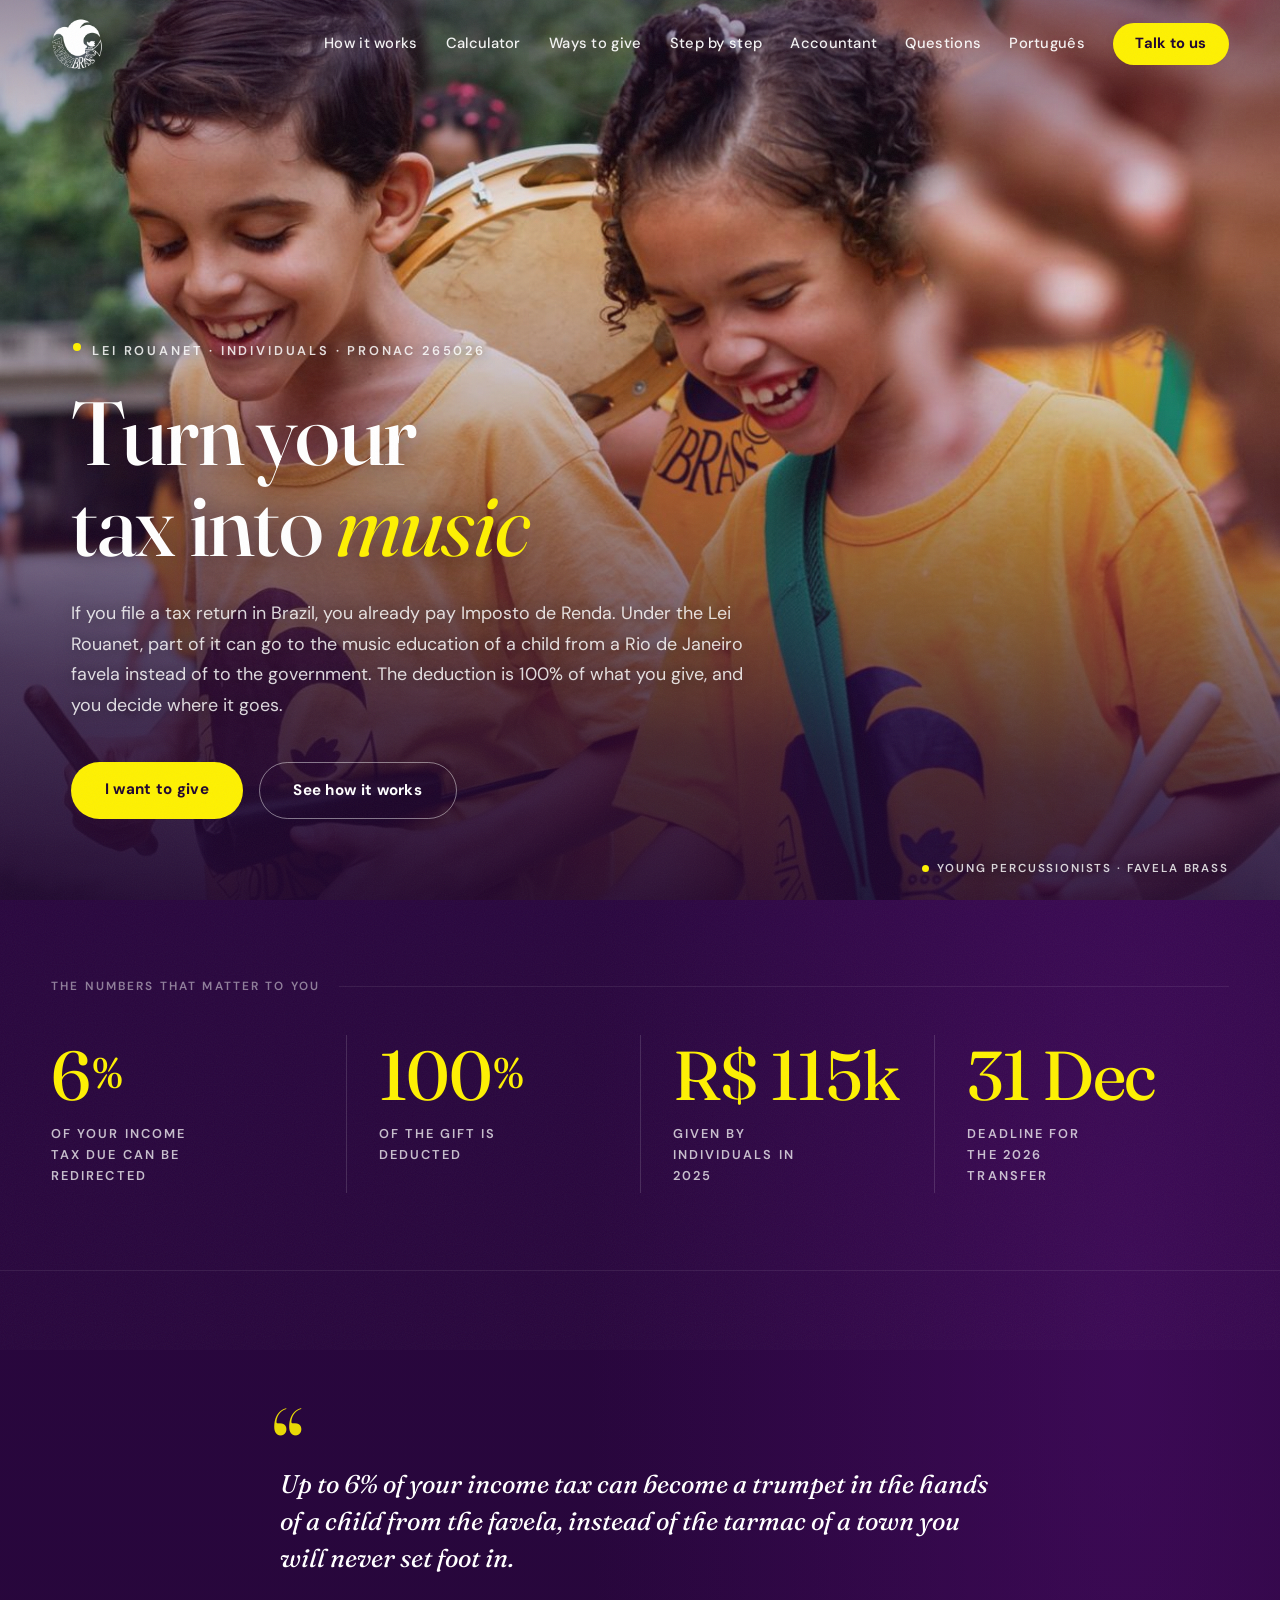
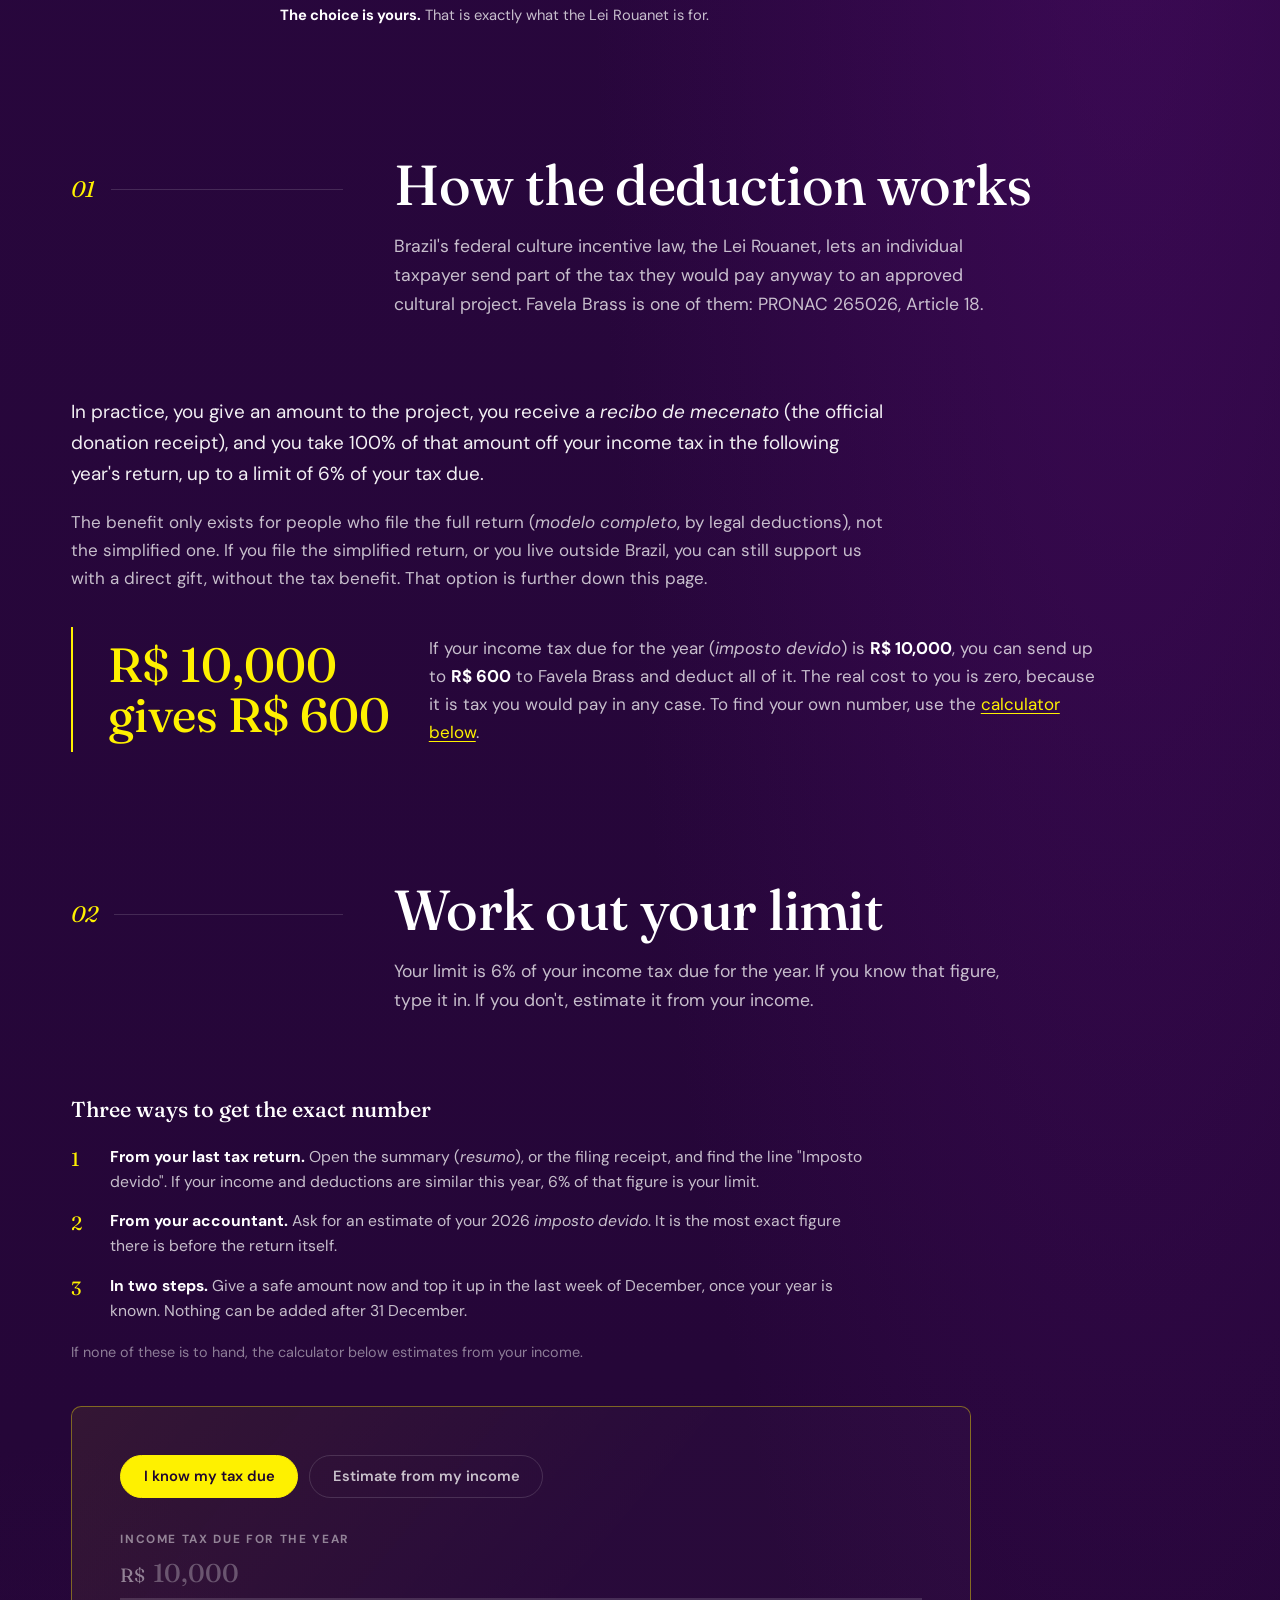
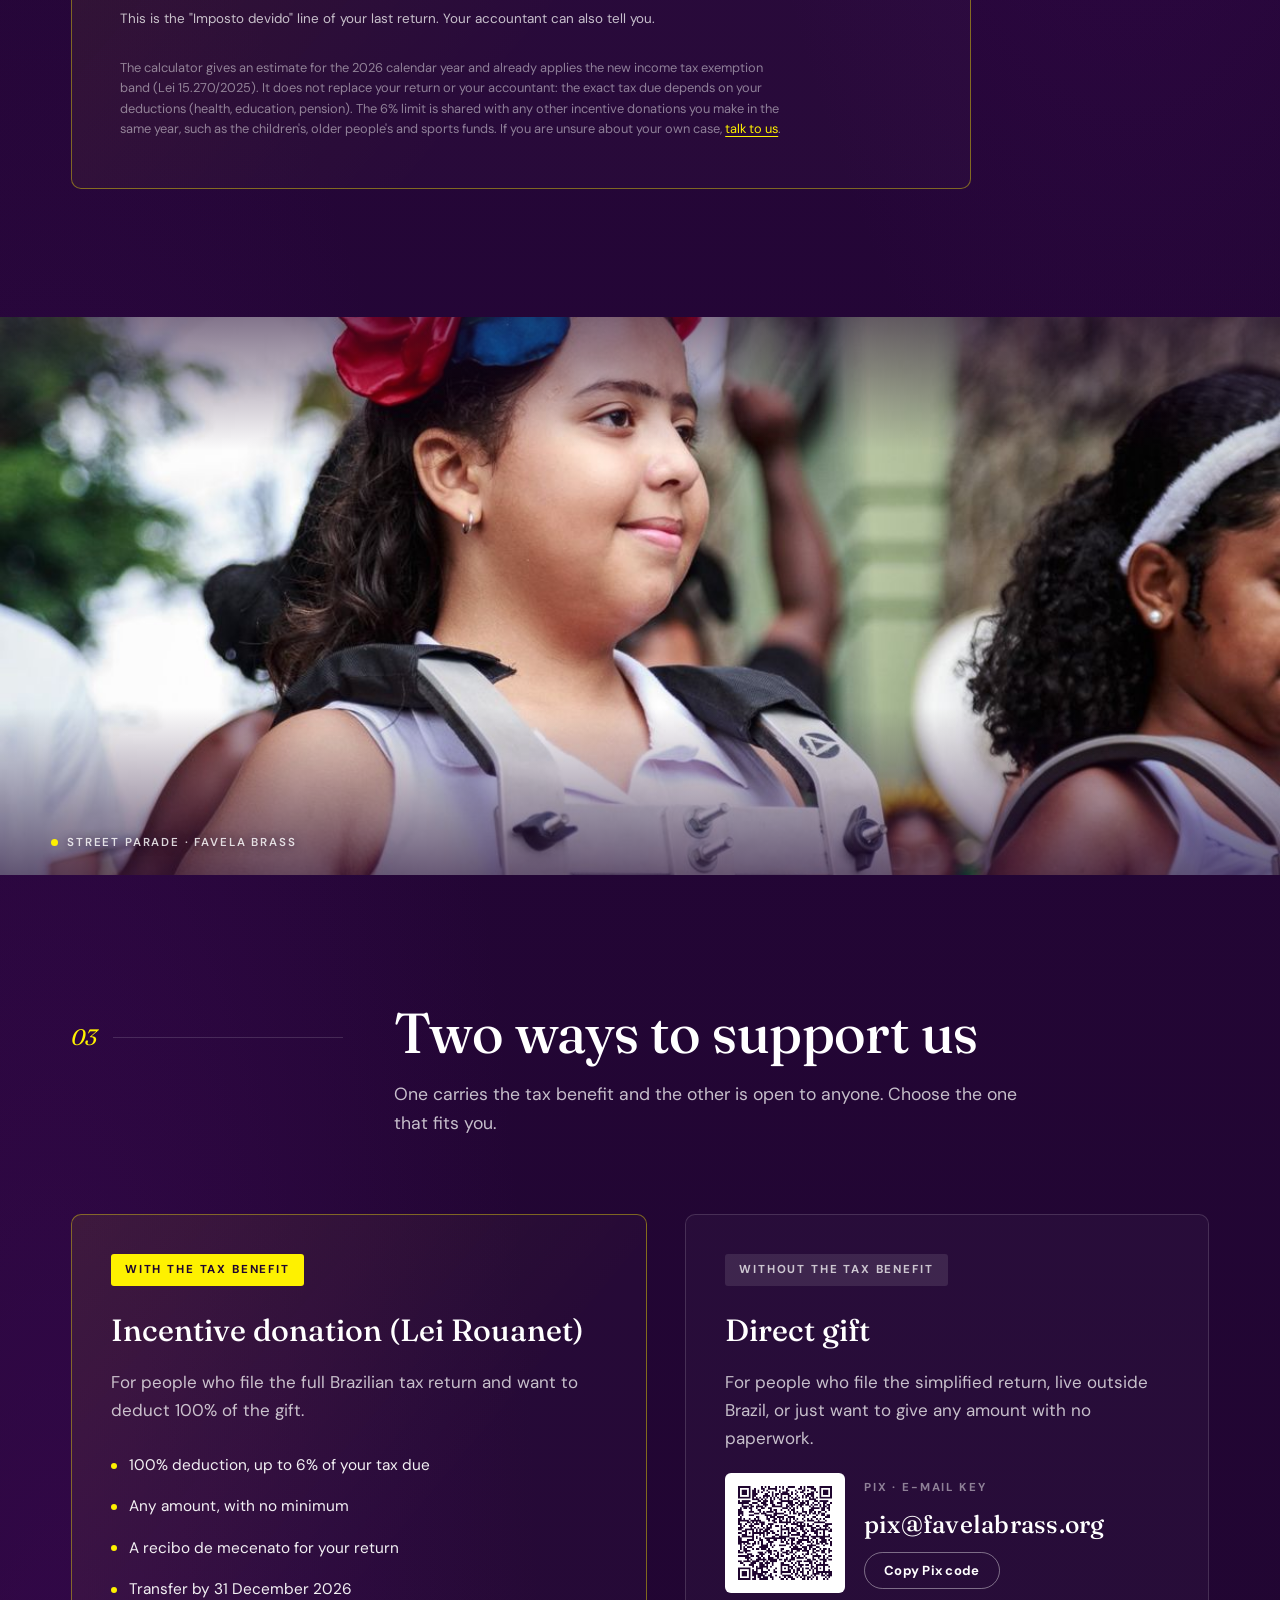
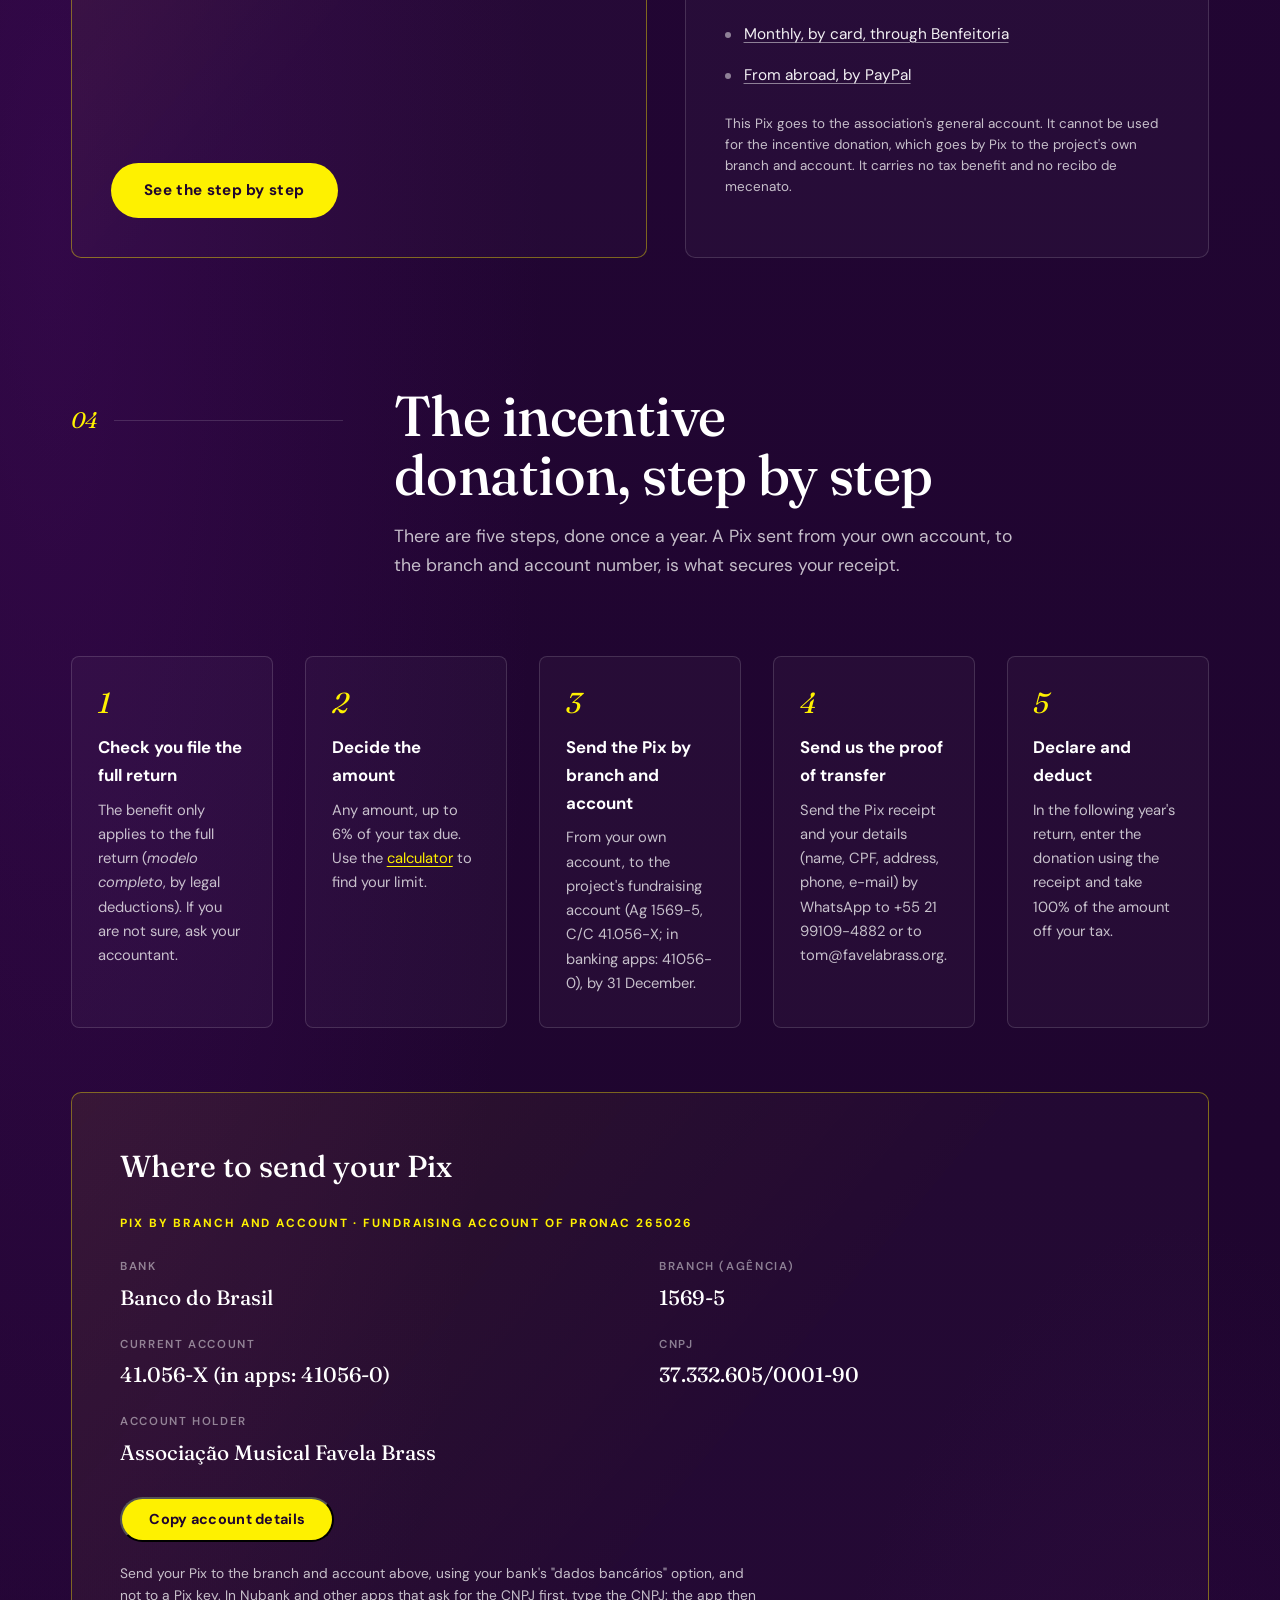
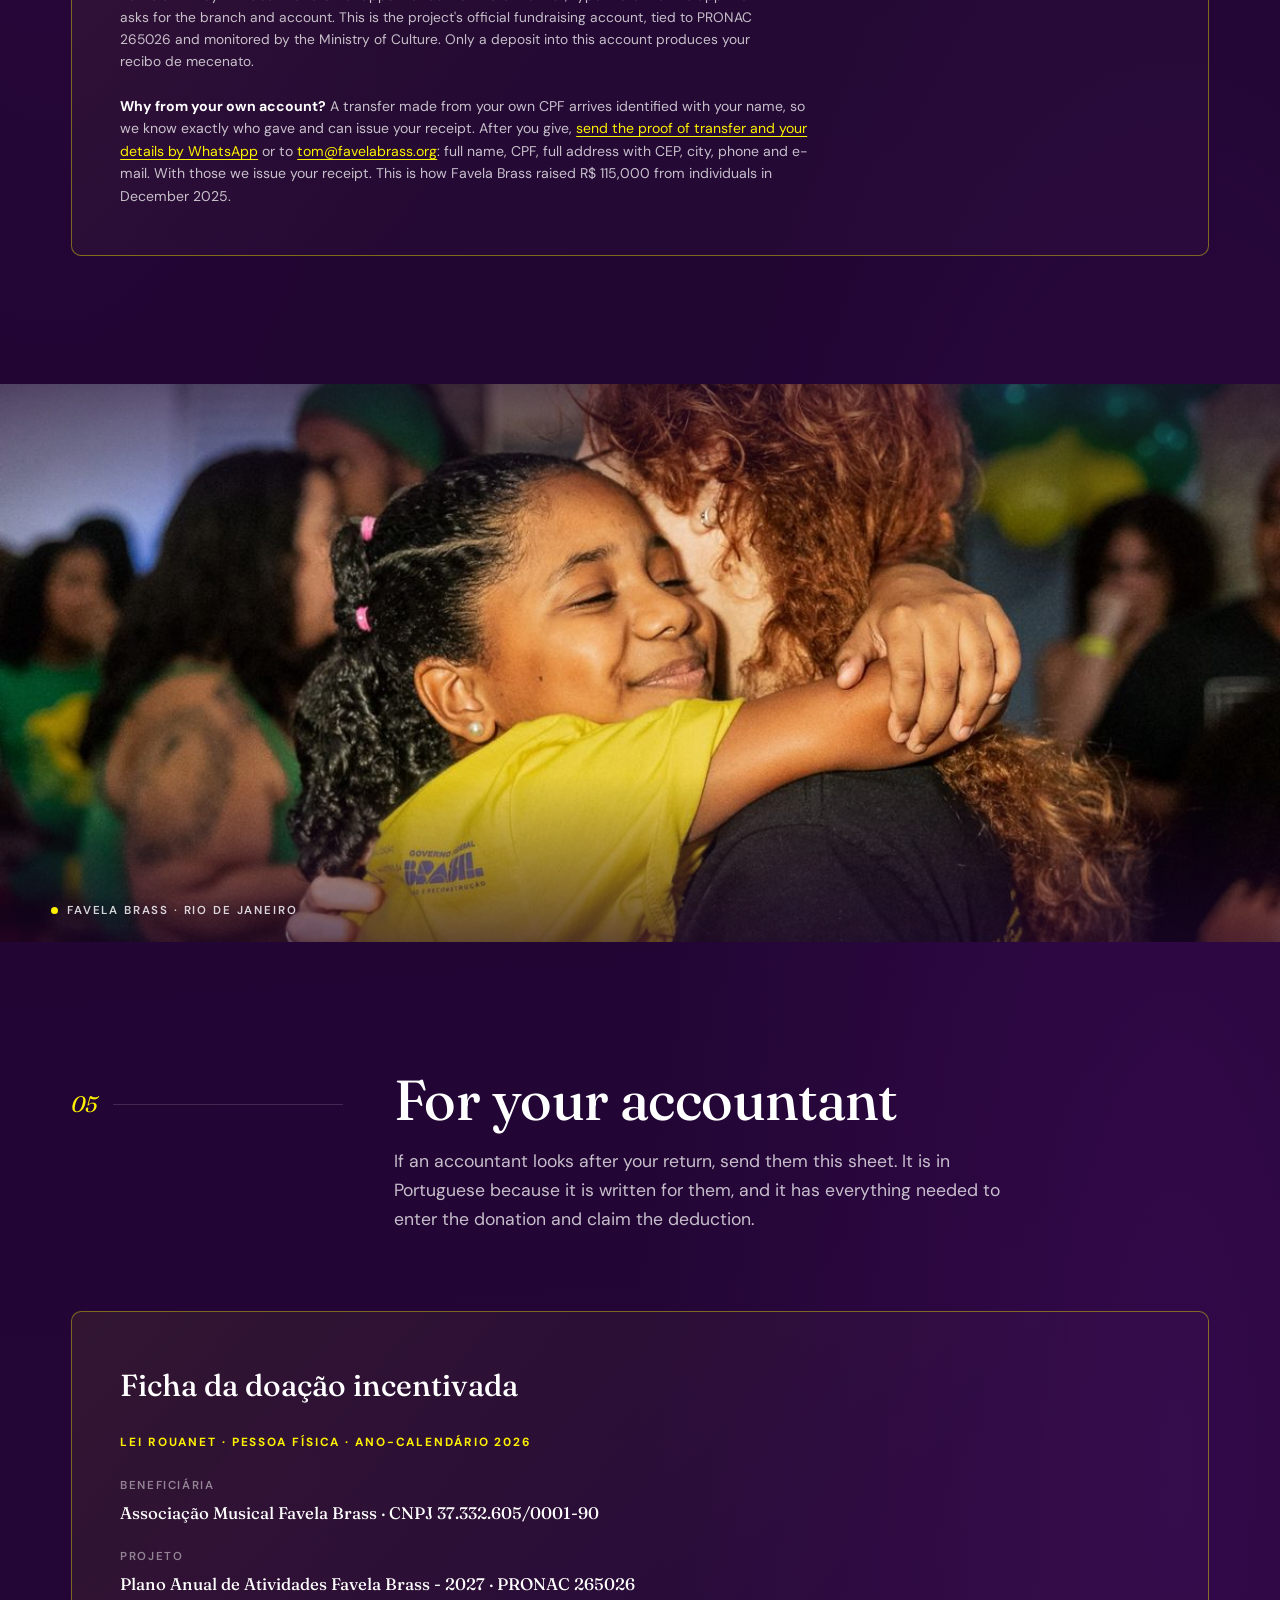
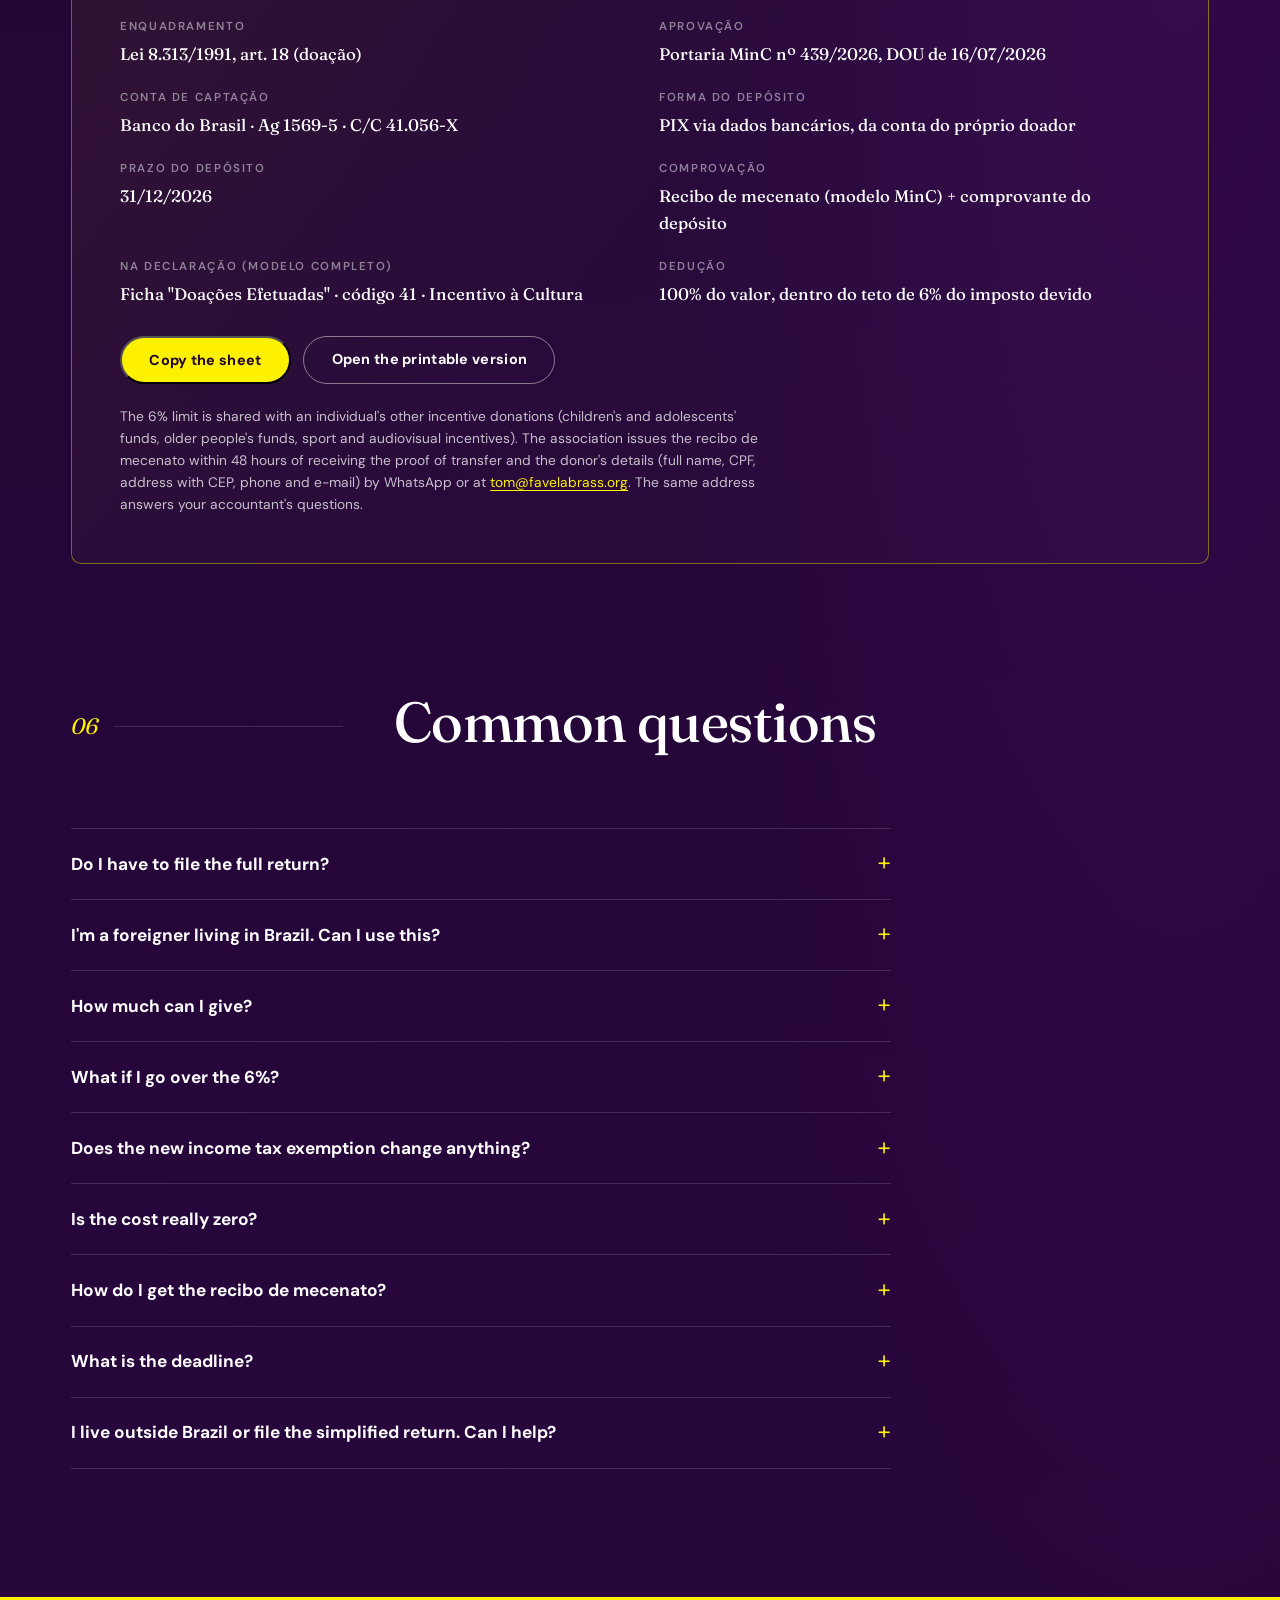
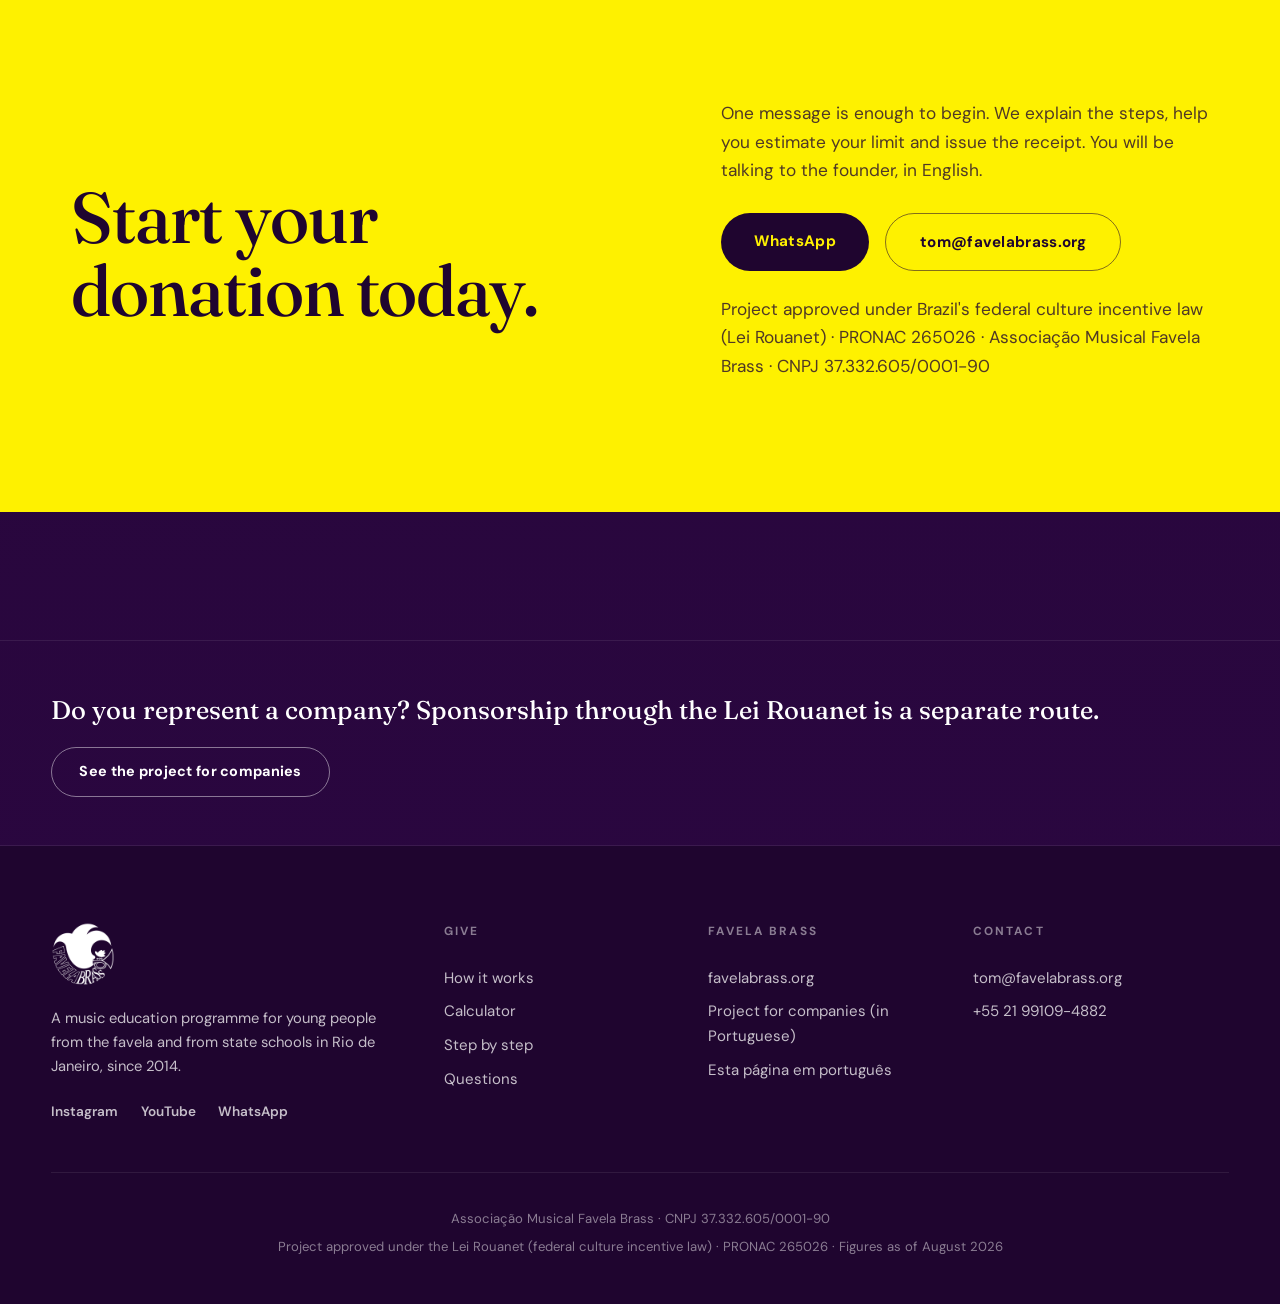
<file: pessoas-fisicas/en/index.html>
<!DOCTYPE html>
<html lang="en-GB">
<head>
<meta charset="UTF-8">
<meta name="viewport" content="width=device-width, initial-scale=1.0">
<title>Give part of your Brazilian income tax to Favela Brass · Lei Rouanet · Individuals</title>
<meta name="description" content="If you file a tax return in Brazil, up to 6% of your income tax can pay for a favela child's music education, with a 100% deduction under the Lei Rouanet. Step by step for individuals, in English. PRONAC 265026, deadline 31 December 2026.">
<meta property="og:title" content="Turn your Brazilian income tax into music · Favela Brass">
<meta property="og:description" content="Individuals who file in Brazil can send up to 6% of their income tax due to Favela Brass under the Lei Rouanet, with a 100% deduction. Any amount. Deadline 31 December 2026.">
<meta property="og:type" content="website">
<meta property="og:image" content="https://rouanet.favelabrass.org/img/og-pf.jpg">
<meta property="og:image:width" content="1200">
<meta property="og:image:height" content="630">
<meta property="og:url" content="https://rouanet.favelabrass.org/pessoas-fisicas/en/">
<meta property="og:site_name" content="Favela Brass">
<meta property="og:locale" content="en_GB">
<meta name="theme-color" content="#1F052F">
<link rel="canonical" href="https://rouanet.favelabrass.org/pessoas-fisicas/en/">
<link rel="alternate" hreflang="pt-BR" href="https://rouanet.favelabrass.org/pessoas-fisicas/">
<link rel="alternate" hreflang="en" href="https://rouanet.favelabrass.org/pessoas-fisicas/en/">
<link rel="preload" as="image" href="../../img/08-young-percussionists-bezerra.jpg">
<link rel="apple-touch-icon" href="../../img/apple-touch-icon.png">
<link rel="icon" type="image/png" href="../../img/favicon-48.png">
<link rel="preconnect" href="https://fonts.googleapis.com">
<link rel="preconnect" href="https://fonts.gstatic.com" crossorigin>
<link href="https://fonts.googleapis.com/css2?family=DM+Sans:opsz,wght@9..40,300..1000&family=Fraunces:ital,opsz,wght@0,9..144,300..700;1,9..144,300..700&display=swap" rel="stylesheet">
<script>document.documentElement.classList.add("js")</script>
<link rel="stylesheet" href="../../shared/fb-rouanet.css">
<!-- Google tag (gtag.js) · mesma propriedade GA4 do favelabrass.org -->
<script async src="https://www.googletagmanager.com/gtag/js?id=G-CN4VGSPB3Z"></script>
<script>window.dataLayer=window.dataLayer||[];function gtag(){dataLayer.push(arguments);}gtag('js',new Date());gtag('config','G-CN4VGSPB3Z');</script>

<!-- ================================================================
     ENGLISH VERSION of /pessoas-fisicas/ (built 15/11/2026). The Portuguese
     page is the master: change facts there first, then mirror them here.
     The accountant sheet stays in Portuguese on purpose.
     PF-DATA START · fontes verificadas em 27/08/2026
     Página EVERGREEN (não versionada por ano). Ao virar o ano, atualizar
     só o PRONAC e o prazo abaixo; as mecânicas de PF Rouanet não mudam.

     PRONAC ativo:         265026 (Plano Anual 2027, Artigo 18, mecenato)
                           DECIDIDO (Tom, 27/08/2026): a campanha de dez/2026
                           já aponta para o projeto 2027. Depósito em 2026
                           deduz no IR 2026 do doador igual; o dinheiro
                           financia a execução de 2027.
     Prazo do depósito:    31/12/2026 (ano-calendário do doador; ao virar o
                           ano, atualizar só o prazo, o PRONAC continua)
     Dedução PF:           100% do valor, até 6% do IR devido, só na declaração completa
     Valor mínimo:         NÃO EXISTE (Tom, 10/07/2026: não inventar piso; qualquer valor)
     Precedente PF:         R$ 115 mil captados de PF em dez/2025 (cerca de R$ 80 mil de uma
                           única família; o restante via a rede da Margo Black e outros; Tom, 16/09/2026)

     Conta de captação do PRONAC 265026 (ativada no BB em 18/08/2026;
     dados informados pelo Tom em 27/08/2026):
       Banco do Brasil · Agência 1569-5 · Conta corrente 41.056-X
       Titular: Associação Musical Favela Brass · CNPJ 37.332.605/0001-90
       Sem chave PIX própria: o doador faz PIX via dados bancários
       (agência + conta). É o ÚNICO meio que pedimos (Tom, 27/08/2026:
       ninguém paga por TED; não adicionar códigos de finalidade TED/DOC).
     Histórico: a conta do PRONAC 254750 (Ag 1569-5 / C/C 39895-0) captou
     até ago/2026 e segue válida para o projeto 2026 até 31/12/2026, mas
     esta página não a usa mais.

     CALCULADORA (dados verificados 27/08/2026, ano-calendário 2026):
       Tabela progressiva ANUAL (mensal vigente desde mai/2025 x12):
         até 29.145,60 isento · 7,5% ded 2.185,92 · 15% ded 4.729,89
         (limite 45.012,60) · 22,5% ded 8.105,84 (limite 55.976,16) ·
         27,5% ded 10.904,64. Faixa 7,5% até 33.919,80.
       Redução Lei 15.270/2025 (art. 11-A da Lei 9.250/95), declaração anual:
         rend. tributável anual até 60.000 -> imposto zero;
         60.000,01 a 88.200,00 -> redução = 8.429,73 - 0,095575 x rend anual;
         acima de 88.200 -> sem redução. Limitada ao imposto apurado.
       INSS empregado 2026 (parcela a deduzir): 7,5% até 1.621,00 ·
         9% ded 24,32 até 2.902,84 · 12% ded 111,40 até 4.354,27 ·
         14% ded 198,49 até o teto 8.475,55 (desconto máx 988,09).
       Dedução por dependente: 189,59/mês (2.275,08/ano).
       Limite de 6%: compartilhado entre as destinações incentivadas
       (cultura, audiovisual, esporte, fundos da criança e do idoso).
       Ordem redução x dedução de incentivo ainda sem norma da Receita:
       a calculadora aplica a redução ANTES do teto de 6% (nesse ponto
       a estimativa é conservadora).
       Modo renda (revisto 15/11/2026): tipo de renda define a previdência
       (salário = tabela INSS; pró-labore = 11% até o teto; aposentadoria
       = nada; 65+ = parcela isenta 1.903,98/mês); campo opcional de outras
       deduções no ano (saúde, educação, PGBL, pensão). SEM esse campo o
       resultado SUPERESTIMA o limite de quem declara no completo: o texto
       do resultado avisa. Entrada aceita 10.000, 10,000 e 10000.

     POLÍTICA (Tom, 10/07/2026): NÃO publicar contrapartidas/tiers para PF.
     Doação é doação; o cultivo de doadores (convites, eventos, agradecimentos)
     acontece voluntariamente depois que a pessoa entra, nunca como promessa
     pública na página. Não reintroduzir a escada de níveis aqui.

     A conta de captação é vinculada ao projeto, NÃO é a conta geral da
     associação (3118-6 / 43386-1); só o depósito nela gera recibo de
     mecenato válido.

     Doação direta (SEM benefício fiscal, qualquer pessoa incl. estrangeiros):
       Conta geral:  Banco do Brasil · Agência 3118-6 · C/C 43386-1
       Chave PIX:    pix@favelabrass.org (e-mail). A chave CNPJ saiu da conta geral
                     em 27/10/2026: o app do Nubank lia o CNPJ digitado como chave e
                     mandava a doação incentivada para a conta geral.
       PayPal:       hosted_button_id 5AYPUD7U7UGK2 (internacional)

     Ficha "Para o seu contador" (seção 05 + /pessoas-fisicas/contador/, 19/09/2026):
       existe porque os grandes doadores passam a doação ao contador e pedem
       "algo para mandar para ele" (Tom). Código 41 / ficha "Doações Efetuadas"
       conferidos em guias de instituições culturais (Santa Marcelina, Unibes);
       a página da Receita sobre o tema é restrita. Reconferir no programa
       DIRPF 2027 quando sair.

     Recibo de mecenato (Tom, 27/08/2026: "se a Raíssa pede, precisa"):
     doador envia comprovante + nome completo, CPF, endereço completo com
     CEP, cidade/UF, telefone e e-mail — via WhatsApp do Tom (prefill no
     conta-note) ou tom@favelabrass.org (Tom é a porta de entrada desde 15/10/2026; Raíssa faz SALIC + recibo). Lista veio do e-mail
     padrão da Raíssa aos doadores.

     Contato: Tom Ashe · (21) 99109-4882 · tom@favelabrass.org
     Carimbo: julho de 2026
     ================================================================
     PF-DATA END -->

<style>
/* ===== Page-specific: pessoas físicas ===== */

/* Two-path cards */
.paths {
  display: grid;
  grid-template-columns: 1.1fr 1fr;
  gap: clamp(1.5rem, 3vw, 2.5rem);
  align-items: stretch;
}
.path {
  display: flex;
  flex-direction: column;
  border-radius: 10px;
  padding: clamp(1.8rem, 3vw, 2.6rem);
}
.path-incent {
  border: 1px solid rgba(254, 241, 0, 0.4);
  background: linear-gradient(130deg, rgba(254, 241, 0, 0.08) 0%, rgba(255, 255, 255, 0.02) 55%);
}
.path-direta {
  border: 1px solid var(--rule);
  background: rgba(255, 255, 255, 0.03);
}
.path-tag {
  display: inline-block;
  font-size: 0.72rem;
  font-weight: 700;
  letter-spacing: 0.16em;
  text-transform: uppercase;
  padding: 0.4rem 0.9rem;
  border-radius: 3px;
  margin-bottom: 1.2rem;
  align-self: flex-start;
}
.path-incent .path-tag { background: var(--yellow); color: var(--purple-ink); }
.path-direta .path-tag { background: rgba(255,255,255,0.1); color: var(--text-dim); }
.path h3 {
  font-family: var(--font-display);
  font-optical-sizing: auto;
  font-size: clamp(1.5rem, 2.4vw, 2rem);
  font-weight: 480;
  color: var(--white);
  margin-bottom: 0.8rem;
}
.path > p { color: var(--text-dim); margin-bottom: 1.3rem; }
.path ul { list-style: none; margin-bottom: 1.6rem; }
.path li {
  display: flex;
  gap: 0.8rem;
  align-items: baseline;
  padding: 0.5rem 0;
  font-size: 0.96rem;
  color: var(--text);
}
.path li::before {
  content: "";
  width: 6px; height: 6px;
  border-radius: 50%;
  background: var(--yellow);
  flex: none;
  align-self: center;
}
.path-direta li::before { background: var(--text-faint); }
.path .btn { margin-top: auto; align-self: flex-start; }

/* Doação direta: Pix + opções dentro do próprio cartão */
.direta-pix { display: flex; gap: 1.2rem; align-items: center; margin-bottom: 1.3rem; flex-wrap: wrap; }
.direta-pix img { width: 120px; height: 120px; border-radius: 6px; background: #fff; padding: 6px; flex: none; }
.direta-pix-info { display: grid; gap: 0.45rem; justify-items: start; }
.direta-label { font-size: 0.72rem; font-weight: 700; letter-spacing: 0.16em; text-transform: uppercase; color: var(--text-faint); }
.direta-key { font-family: var(--font-display); font-optical-sizing: auto; font-size: clamp(1.25rem, 2vw, 1.55rem); font-weight: 480; color: var(--white); letter-spacing: 0.01em; }
.path .direta-copy { margin-top: 0; padding: 0.55rem 1.2rem; font-size: 0.82rem; background: transparent; color: var(--white); border: 1px solid rgba(255,255,255,0.4); }
.path .direta-copy:hover { border-color: var(--yellow); color: var(--yellow); }
.path ul.direta-opcoes { margin-bottom: 1.1rem; }
.direta-opcoes a { color: var(--text); text-decoration: underline; text-underline-offset: 3px; text-decoration-color: var(--text-faint); }
.direta-opcoes a:hover { color: var(--white); text-decoration-color: var(--yellow); }
.direta-nota { font-size: 0.84rem; line-height: 1.55; color: var(--text-faint); margin-top: auto; }

/* Passo a passo */
.passos { counter-reset: passo; display: grid; grid-template-columns: repeat(auto-fit, minmax(195px, 1fr)); gap: clamp(1.2rem, 2.5vw, 2rem); }
.passo {
  position: relative;
  border: 1px solid var(--rule);
  border-radius: 8px;
  padding: 2rem 1.6rem;
  background: rgba(255,255,255,0.03);
}
.passo::before {
  counter-increment: passo;
  content: counter(passo);
  display: block;
  font-family: var(--font-display);
  font-style: italic;
  font-size: 1.8rem;
  color: var(--yellow);
  line-height: 1;
  margin-bottom: 1rem;
}
.passo h3 { font-size: 1.05rem; font-weight: 700; color: var(--white); margin-bottom: 0.5rem; }
.passo p { font-size: 0.92rem; color: var(--text-dim); }

/* Deposit / conta de captação box */
.conta-box {
  margin-top: clamp(2.5rem, 5vw, 4rem);
  border: 1px solid rgba(254, 241, 0, 0.4);
  border-radius: 10px;
  background: linear-gradient(130deg, rgba(254, 241, 0, 0.07) 0%, rgba(255, 255, 255, 0.02) 55%);
  padding: clamp(2rem, 4vw, 3rem);
}
.conta-box h3 {
  font-family: var(--font-display);
  font-size: clamp(1.4rem, 2.4vw, 1.9rem);
  font-weight: 480;
  color: var(--white);
  margin-bottom: 1.4rem;
}
.conta-note { margin-top: 1.4rem; font-size: 0.88rem; color: var(--text-dim); line-height: 1.6; max-width: 70ch; }
.conta-note strong { color: var(--white); }
.conta-label { display: block; font-size: 0.74rem; font-weight: 700; letter-spacing: 0.16em; text-transform: uppercase; color: var(--yellow); margin-bottom: 1.5rem; }
.conta-grid { display: grid; grid-template-columns: repeat(2, 1fr); gap: 1.2rem 2.4rem; margin-bottom: 1.7rem; }
.conta-grid dt { font-size: 0.72rem; font-weight: 600; letter-spacing: 0.14em; text-transform: uppercase; color: var(--text-faint); margin-bottom: 0.3rem; }
.conta-grid dd { font-family: var(--font-display); font-optical-sizing: auto; font-size: 1.3rem; font-weight: 460; color: var(--white); }
.conta-copy { padding: 0.7rem 1.7rem; font-size: 0.9rem; }
.conta-tip { margin-top: 1.3rem; font-size: 0.86rem; color: var(--text-dim); line-height: 1.6; max-width: 72ch; }
.ficha-actions { display: flex; flex-wrap: wrap; gap: 0.8rem; }
.ficha-grid dd { font-size: 1.05rem; }
@media (max-width: 560px) { .conta-grid { grid-template-columns: 1fr; } }

/* Example calc callout */
.calc {
  display: grid;
  grid-template-columns: auto 1fr;
  gap: clamp(1.4rem, 3vw, 2.6rem);
  align-items: center;
  border-left: 2px solid var(--yellow);
  padding: 0.4rem 0 0.4rem clamp(1.4rem, 3vw, 2.2rem);
  margin-top: 2.2rem;
}
.calc-fig {
  font-family: var(--font-display);
  font-size: clamp(2.2rem, 4vw, 3rem);
  font-weight: 460;
  color: var(--yellow);
  line-height: 1.05;
  white-space: nowrap;
}
.calc p { color: var(--text-dim); max-width: 56ch; }
.calc p strong { color: var(--white); }

/* Como achar o número exato */
.achar { max-width: 820px; margin-bottom: 2.6rem; }
.achar h3 { font-family: var(--font-display); font-optical-sizing: auto; font-size: 1.35rem; font-weight: 480; color: var(--white); margin-bottom: 1rem; }
.achar ol { list-style: none; counter-reset: achar; display: grid; gap: 0.9rem; }
.achar li { counter-increment: achar; position: relative; padding-left: 2.4rem; color: var(--text-dim); font-size: 0.98rem; line-height: 1.6; max-width: 72ch; }
.achar li::before { content: counter(achar); position: absolute; left: 0; top: 0; font-family: var(--font-display); font-size: 1.2rem; color: var(--yellow); }
.achar li strong { color: var(--white); }
.achar p { margin-top: 1.1rem; color: var(--text-faint); font-size: 0.9rem; }

/* Calculadora */
.calcx {
  border: 1px solid rgba(254, 241, 0, 0.4);
  border-radius: 10px;
  background: linear-gradient(130deg, rgba(254, 241, 0, 0.07) 0%, rgba(255, 255, 255, 0.02) 55%);
  padding: clamp(2rem, 4vw, 3rem);
  max-width: 900px;
}
.calcx-modes { display: flex; gap: 0.7rem; flex-wrap: wrap; margin-bottom: 2rem; }
.calcx-mode {
  border: 1px solid var(--rule);
  border-radius: 999px;
  background: transparent;
  color: var(--text-dim);
  font-family: inherit;
  font-size: 0.92rem;
  font-weight: 600;
  padding: 0.65rem 1.4rem;
  cursor: pointer;
  transition: all 0.2s var(--ease);
}
.calcx-mode[aria-pressed="true"] {
  background: var(--yellow);
  border-color: var(--yellow);
  color: var(--purple-ink);
}
.calcx-fields { display: grid; grid-template-columns: repeat(auto-fit, minmax(220px, 1fr)); gap: 1.4rem 2rem; margin-bottom: 1.8rem; }
.calcx-fields[hidden], .calcx-result[hidden] { display: none; }
.calcx-field label { display: block; font-size: 0.74rem; font-weight: 700; letter-spacing: 0.14em; text-transform: uppercase; color: var(--text-faint); margin-bottom: 0.5rem; }
.calcx-field .calcx-input-wrap { display: flex; align-items: baseline; gap: 0.5rem; border-bottom: 2px solid var(--rule); padding-bottom: 0.4rem; transition: border-color 0.2s; }
.calcx-field .calcx-input-wrap:focus-within { border-color: var(--yellow); }
.calcx-field .calcx-prefix { font-family: var(--font-display); font-size: 1.2rem; color: var(--text-faint); }
.calcx-field input {
  width: 100%;
  background: transparent;
  border: none;
  outline: none;
  font-family: var(--font-display);
  font-optical-sizing: auto;
  font-size: 1.6rem;
  font-weight: 460;
  color: var(--white);
}
.calcx-field select {
  width: 100%;
  background: transparent;
  border: none;
  outline: none;
  font-family: var(--font-sans);
  font-size: 1.05rem;
  color: var(--white);
  padding: 0.45rem 0;
  cursor: pointer;
}
.calcx-field select option { color: #111; background: #fff; }
.calcx-field input::placeholder { color: var(--text-faint); opacity: 0.6; }
.calcx-hint { margin-top: 0.55rem; font-size: 0.84rem; color: var(--text-dim); line-height: 1.5; }
.calcx-result { border-top: 1px solid var(--rule); padding-top: 1.8rem; }
.calcx-result-label { display: block; font-size: 0.74rem; font-weight: 700; letter-spacing: 0.16em; text-transform: uppercase; color: var(--text-faint); margin-bottom: 0.6rem; }
.calcx-result-fig {
  font-family: var(--font-display);
  font-size: clamp(2.4rem, 5vw, 3.6rem);
  font-weight: 460;
  color: var(--yellow);
  line-height: 1.05;
}
.calcx-result-sub { margin-top: 0.9rem; font-size: 0.95rem; color: var(--text-dim); line-height: 1.6; max-width: 62ch; }
.calcx-result-sub strong { color: var(--white); }
.calcx-breakdown { margin-top: 1.1rem; font-size: 0.86rem; color: var(--text-faint); line-height: 1.7; }
.calcx-zero { margin-top: 0.9rem; font-size: 0.95rem; color: var(--text-dim); line-height: 1.6; max-width: 62ch; }
.calcx-zero a { color: var(--yellow); text-decoration: underline; text-underline-offset: 3px; }
.calcx-fine { margin-top: 1.8rem; font-size: 0.8rem; color: var(--text-faint); line-height: 1.6; max-width: 74ch; }
.calcx-cta { margin-top: 1.6rem; }
html.js .calcx-nojs { display: none; }
html:not(.js) .calcx-app { display: none; }

/* FAQ */
.faq { display: grid; gap: 0; max-width: 820px; border-top: 1px solid var(--rule); }
.faq details {
  border-bottom: 1px solid var(--rule);
  padding: 1.3rem 0;
}
.faq summary {
  cursor: pointer;
  list-style: none;
  font-size: 1.08rem;
  font-weight: 700;
  color: var(--white);
  display: flex;
  justify-content: space-between;
  align-items: center;
  gap: 1rem;
}
.faq summary::-webkit-details-marker { display: none; }
.faq summary::after {
  content: "+";
  font-family: var(--font-display);
  font-size: 1.6rem;
  color: var(--yellow);
  line-height: 1;
  transition: transform 0.25s var(--ease);
}
.faq details[open] summary::after { transform: rotate(45deg); }
.faq p { margin-top: 0.9rem; color: var(--text-dim); font-size: 0.98rem; max-width: 72ch; }
.faq a { color: var(--yellow); text-decoration: underline; text-underline-offset: 3px; }

@media (max-width: 900px) {
  .paths { grid-template-columns: 1fr; }
  .passos { grid-template-columns: 1fr 1fr; }
}
@media (max-width: 560px) {
  .passos { grid-template-columns: 1fr; }
  .calc { grid-template-columns: 1fr; gap: 0.6rem; }
}
</style>
</head>
<body>

<div class="grain" aria-hidden="true"></div>

<nav class="nav" id="nav">
  <a href="../../2027/" class="nav-logo"><img src="../../img/logo-white-nav.png" alt="Favela Brass"></a>
  <button class="nav-burger" id="navBurger" aria-label="Menu" aria-controls="navLinks" aria-expanded="false">
    <span></span><span></span><span></span>
  </button>
  <div class="nav-links" id="navLinks">
    <a href="#como">How it works</a>
    <a href="#calculadora">Calculator</a>
    <a href="#doar">Ways to give</a>
    <a href="#passos">Step by step</a>
    <a href="#contador">Accountant</a>
    <a href="#duvidas">Questions</a>
    <a href="../" lang="pt-BR" hreflang="pt-BR">Português</a>
    <a href="https://wa.me/5521991094882?text=Hello%21%20I%27d%20like%20to%20make%20a%20Lei%20Rouanet%20donation%20to%20Favela%20Brass." target="_blank" rel="noopener" class="nav-cta">Talk to us</a>
  </div>
</nav>

<!-- ===================== HERO ===================== -->
<header class="hero">
  <div class="hero-photo" style="background-image: url('../../img/08-young-percussionists-bezerra.jpg'); background-position: center 25%;" role="img" aria-label="Young Favela Brass percussionists"></div>
  <div class="hero-scrim"></div>
  <div class="hero-inner">
    <p class="hero-kicker anim a1">Lei Rouanet · Individuals · PRONAC 265026</p>
    <h1 class="anim a2">Turn your<br>tax into <em>music</em></h1>
    <p class="hero-lede anim a3">If you file a tax return in Brazil, you already pay Imposto de Renda. Under the Lei Rouanet, part of it can go to the music education of a child from a Rio de Janeiro favela instead of to the government. The deduction is 100% of what you give, and you decide where it goes.</p>
    <div class="hero-ctas anim a5">
      <a href="#doar" class="btn btn-yellow">I want to give</a>
      <a href="#como" class="btn btn-ghost">See how it works</a>
    </div>
  </div>
  <div class="hero-credit anim a5">
    <span class="photo-cap">Young percussionists · Favela Brass</span>
  </div>
</header>

<!-- ===================== NUMBERS ===================== -->
<section class="numbers">
  <p class="numbers-cap">The numbers that matter to you</p>
  <div class="numbers-grid">
    <div class="num reveal"><span class="num-fig">6<i>%</i></span><span class="num-label">of your income tax due can be redirected</span></div>
    <div class="num reveal"><span class="num-fig">100<i>%</i></span><span class="num-label">of the gift is deducted</span></div>
    <div class="num reveal"><span class="num-fig">R$ 115k</span><span class="num-label">given by individuals in 2025</span></div>
    <div class="num reveal"><span class="num-fig">31 Dec</span><span class="num-label">deadline for the 2026 transfer</span></div>
  </div>
</section>

<!-- ===================== KILLER MESSAGE ===================== -->
<section class="section">
  <div class="quote reveal" style="max-width: 60ch; margin: 0 auto;">
    <p>Up to 6% of your income tax can become a trumpet in the hands of a child from the favela, instead of the tarmac of a town you will never set foot in.</p>
    <cite><strong>The choice is yours.</strong> That is exactly what the Lei Rouanet is for.</cite>
  </div>
</section>

<!-- ===================== 01 HOW IT WORKS ===================== -->
<section class="section" id="como">
  <div class="section-head reveal">
    <div class="section-no"><span>01</span><hr></div>
    <div class="section-titles">
      <h2>How the deduction works</h2>
      <p>Brazil's federal culture incentive law, the Lei Rouanet, lets an individual taxpayer send part of the tax they would pay anyway to an approved cultural project. Favela Brass is one of them: PRONAC 265026, Article 18.</p>
    </div>
  </div>

  <div class="prose reveal">
    <p class="lead">In practice, you give an amount to the project, you receive a <em>recibo de mecenato</em> (the official donation receipt), and you take 100% of that amount off your income tax in the following year's return, up to a limit of 6% of your tax due.</p>
    <p>The benefit only exists for people who file the full return (<em>modelo completo</em>, by legal deductions), not the simplified one. If you file the simplified return, or you live outside Brazil, you can still support us with a direct gift, without the tax benefit. That option is further down this page.</p>
  </div>

  <div class="calc reveal">
    <span class="calc-fig">R$ 10,000<br>gives R$ 600</span>
    <p>If your income tax due for the year (<em>imposto devido</em>) is <strong>R$ 10,000</strong>, you can send up to <strong>R$ 600</strong> to Favela Brass and deduct all of it. The real cost to you is zero, because it is tax you would pay in any case. To find your own number, use the <a href="#calculadora" style="color: var(--yellow); text-decoration: underline; text-underline-offset: 3px;">calculator below</a>.</p>
  </div>
</section>

<!-- ===================== 02 CALCULATOR ===================== -->
<section class="section" id="calculadora">
  <div class="section-head reveal">
    <div class="section-no"><span>02</span><hr></div>
    <div class="section-titles">
      <h2>Work out your limit</h2>
      <p>Your limit is 6% of your income tax due for the year. If you know that figure, type it in. If you don't, estimate it from your income.</p>
    </div>
  </div>

  <div class="achar reveal">
    <h3>Three ways to get the exact number</h3>
    <ol>
      <li><strong>From your last tax return.</strong> Open the summary (<em>resumo</em>), or the filing receipt, and find the line "Imposto devido". If your income and deductions are similar this year, 6% of that figure is your limit.</li>
      <li><strong>From your accountant.</strong> Ask for an estimate of your 2026 <em>imposto devido</em>. It is the most exact figure there is before the return itself.</li>
      <li><strong>In two steps.</strong> Give a safe amount now and top it up in the last week of December, once your year is known. Nothing can be added after 31 December.</li>
    </ol>
    <p>If none of these is to hand, the calculator below estimates from your income.</p>
  </div>

  <div class="calcx reveal">
    <div class="calcx-app">
      <div class="calcx-modes" role="group" aria-label="Calculation mode">
        <button type="button" class="calcx-mode" id="modeImposto" aria-pressed="true" onclick="setMode('imposto')">I know my tax due</button>
        <button type="button" class="calcx-mode" id="modeRenda" aria-pressed="false" onclick="setMode('renda')">Estimate from my income</button>
      </div>

      <div class="calcx-fields" id="fieldsImposto">
        <div class="calcx-field">
          <label for="inImposto">Income tax due for the year</label>
          <div class="calcx-input-wrap"><span class="calcx-prefix">R$</span><input id="inImposto" type="text" inputmode="numeric" placeholder="10,000" autocomplete="off"></div>
          <p class="calcx-hint">This is the "Imposto devido" line of your last return. Your accountant can also tell you.</p>
        </div>
      </div>

      <div class="calcx-fields" id="fieldsRenda" hidden>
        <div class="calcx-field">
          <label for="inTipo">Type of income</label>
          <div class="calcx-input-wrap"><select id="inTipo">
            <option value="clt">Salary</option>
            <option value="prolabore">Pró-labore (company owner)</option>
            <option value="apos">Pension (under 65)</option>
            <option value="apos65">Pension (65 or over)</option>
          </select></div>
          <p class="calcx-hint">This changes the social security deduction used in the sum.</p>
        </div>
        <div class="calcx-field">
          <label for="inRenda">Taxable income per month</label>
          <div class="calcx-input-wrap"><span class="calcx-prefix">R$</span><input id="inRenda" type="text" inputmode="numeric" placeholder="12,000" autocomplete="off"></div>
          <p class="calcx-hint">The gross figure, before deductions. Leave out profits and dividends: they are not part of this sum.</p>
        </div>
        <div class="calcx-field">
          <label for="inDep">Dependants on your return</label>
          <div class="calcx-input-wrap"><input id="inDep" type="text" inputmode="numeric" placeholder="0" autocomplete="off"></div>
          <p class="calcx-hint">Children and other dependants you declare.</p>
        </div>
        <div class="calcx-field">
          <label for="inDed">Other deductions in the year (optional)</label>
          <div class="calcx-input-wrap"><span class="calcx-prefix">R$</span><input id="inDed" type="text" inputmode="numeric" placeholder="0" autocomplete="off"></div>
          <p class="calcx-hint">The total you deduct for health, education, private pension (PGBL) and court-ordered maintenance. The closer this is to the real figure, the better the result.</p>
        </div>
      </div>

      <div class="calcx-result" id="calcxResult" hidden>
        <span class="calcx-result-label" id="outLabel">You can give up to</span>
        <div class="calcx-result-fig" id="outTeto">R$ 0</div>
        <p class="calcx-result-sub" id="outSub"></p>
        <p class="calcx-breakdown" id="outBreak" hidden></p>
        <div class="calcx-cta"><a href="#passos" class="btn btn-yellow">See the step by step</a></div>
      </div>

      <div class="calcx-result" id="calcxZero" hidden>
        <p class="calcx-zero" id="outZeroMsg"></p>
        <div class="calcx-cta"><a href="#direta" class="btn btn-ghost">See the direct gift</a></div>
      </div>

      <p class="calcx-fine">The calculator gives an estimate for the 2026 calendar year and already applies the new income tax exemption band (Lei 15.270/2025). It does not replace your return or your accountant: the exact tax due depends on your deductions (health, education, pension). The 6% limit is shared with any other incentive donations you make in the same year, such as the children's, older people's and sports funds. If you are unsure about your own case, <a href="https://wa.me/5521991094882?text=Hello%21%20I%27d%20like%20help%20estimating%20how%20much%20I%20can%20give%20to%20Favela%20Brass%20through%20the%20Lei%20Rouanet." target="_blank" rel="noopener" style="color: var(--yellow); text-decoration: underline; text-underline-offset: 3px;">talk to us</a>.</p>
    </div>

    <div class="calcx-nojs">
      <p class="calcx-zero">The calculator needs JavaScript. The rule is simple: you can give up to <strong style="color: var(--white);">6% of your income tax due for the year</strong> and deduct 100% of it. For example, tax due of R$ 10,000 lets you give up to R$ 600. If you would like help with the estimate, <a href="https://wa.me/5521991094882" target="_blank" rel="noopener" style="color: var(--yellow);">talk to us</a>.</p>
    </div>
  </div>
</section>

<!-- ===================== PHOTO BREAK ===================== -->
<figure class="break">
  <img src="../../img/07-young-drummer-cortejo-bezerra.jpg" alt="A young Favela Brass percussionist in a street parade" loading="lazy" decoding="async" width="1200" height="1600" style="object-position: center 30%">
  <figcaption class="photo-cap">Street parade · Favela Brass</figcaption>
</figure>

<!-- ===================== 03 WAYS TO GIVE ===================== -->
<section class="section" id="doar">
  <div class="section-head reveal">
    <div class="section-no"><span>03</span><hr></div>
    <div class="section-titles">
      <h2>Two ways to support us</h2>
      <p>One carries the tax benefit and the other is open to anyone. Choose the one that fits you.</p>
    </div>
  </div>

  <div class="paths reveal">
    <article class="path path-incent">
      <span class="path-tag">With the tax benefit</span>
      <h3>Incentive donation (Lei Rouanet)</h3>
      <p>For people who file the full Brazilian tax return and want to deduct 100% of the gift.</p>
      <ul>
        <li>100% deduction, up to 6% of your tax due</li>
        <li>Any amount, with no minimum</li>
        <li>A recibo de mecenato for your return</li>
        <li>Transfer by 31 December 2026</li>
      </ul>
      <a href="#passos" class="btn btn-yellow">See the step by step</a>
    </article>

    <article class="path path-direta" id="direta">
      <span class="path-tag">Without the tax benefit</span>
      <h3>Direct gift</h3>
      <p>For people who file the simplified return, live outside Brazil, or just want to give any amount with no paperwork.</p>
      <div class="direta-pix">
        <img src="../../img/pix-qr.png" alt="Pix QR code for a direct gift to Favela Brass" width="120" height="120" loading="lazy" decoding="async">
        <div class="direta-pix-info">
          <span class="direta-label">Pix · e-mail key</span>
          <span class="direta-key">pix@favelabrass.org</span>
          <button type="button" class="btn btn-ghost direta-copy" onclick="copyPixDireto(this)">Copy Pix code</button>
        </div>
      </div>
      <ul class="direta-opcoes">
        <li><a href="https://benfeitoria.com/projeto/favelabrass" target="_blank" rel="noopener">Monthly, by card, through Benfeitoria</a></li>
        <li><a href="https://favelabrass.org/donate/" target="_blank" rel="noopener">From abroad, by PayPal</a></li>
      </ul>
      <p class="direta-nota">This Pix goes to the association's general account. It cannot be used for the incentive donation, which goes by Pix to the project's own branch and account. It carries no tax benefit and no recibo de mecenato.</p>
    </article>
  </div>
</section>

<!-- ===================== 04 STEP BY STEP ===================== -->
<section class="section" id="passos">
  <div class="section-head reveal">
    <div class="section-no"><span>04</span><hr></div>
    <div class="section-titles">
      <h2>The incentive donation, step by step</h2>
      <p>There are five steps, done once a year. A Pix sent from your own account, to the branch and account number, is what secures your receipt.</p>
    </div>
  </div>

  <div class="passos reveal">
    <div class="passo">
      <h3>Check you file the full return</h3>
      <p>The benefit only applies to the full return (<em>modelo completo</em>, by legal deductions). If you are not sure, ask your accountant.</p>
    </div>
    <div class="passo">
      <h3>Decide the amount</h3>
      <p>Any amount, up to 6% of your tax due. Use the <a href="#calculadora" style="color: var(--yellow); text-decoration: underline; text-underline-offset: 3px;">calculator</a> to find your limit.</p>
    </div>
    <div class="passo">
      <h3>Send the Pix by branch and account</h3>
      <p>From your own account, to the project's fundraising account (Ag 1569-5, C/C 41.056-X; in banking apps: 41056-0), by 31 December.</p>
    </div>
    <div class="passo">
      <h3>Send us the proof of transfer</h3>
      <p>Send the Pix receipt and your details (name, CPF, address, phone, e-mail) by WhatsApp to +55 21 99109-4882 or to tom@favelabrass.org.</p>
    </div>
    <div class="passo">
      <h3>Declare and deduct</h3>
      <p>In the following year's return, enter the donation using the receipt and take 100% of the amount off your tax.</p>
    </div>
  </div>

  <!-- Conta de captação -->
  <div class="conta-box reveal">
    <h3>Where to send your Pix</h3>
    <span class="conta-label">Pix by branch and account · Fundraising account of PRONAC 265026</span>
    <dl class="conta-grid">
      <div><dt>Bank</dt><dd>Banco do Brasil</dd></div>
      <div><dt>Branch (agência)</dt><dd>1569-5</dd></div>
      <div><dt>Current account</dt><dd>41.056-X (in apps: 41056-0)</dd></div>
      <div><dt>CNPJ</dt><dd>37.332.605/0001-90</dd></div>
      <div style="grid-column: 1 / -1;"><dt>Account holder</dt><dd>Associação Musical Favela Brass</dd></div>
    </dl>
    <button type="button" class="btn btn-yellow conta-copy" onclick="copyConta(this)">Copy account details</button>
    <p class="conta-tip">Send your Pix to the branch and account above, using your bank's "dados bancários" option, and not to a Pix key. In Nubank and other apps that ask for the CNPJ first, type the CNPJ: the app then asks for the branch and account. This is the project's official fundraising account, tied to PRONAC 265026 and monitored by the Ministry of Culture. Only a deposit into this account produces your recibo de mecenato.</p>
    <p class="conta-note"><strong>Why from your own account?</strong> A transfer made from your own CPF arrives identified with your name, so we know exactly who gave and can issue your receipt. After you give, <a href="https://wa.me/5521991094882?text=Hello%21%20I%27ve%20sent%20a%20Pix%20to%20the%20Favela%20Brass%20fundraising%20account%20%28PRONAC%20265026%29.%20Here%20are%20my%20details%20for%20the%20recibo%20de%20mecenato%3A%0AFull%20name%3A%0ACPF%3A%0AFull%20address%20%28with%20CEP%29%3A%0ACity%2FState%3A%0APhone%3A%0AE-mail%3A%0A%28proof%20of%20transfer%20attached%29" target="_blank" rel="noopener" style="color: var(--yellow); text-decoration: underline; text-underline-offset: 3px;">send the proof of transfer and your details by WhatsApp</a> or to <a href="mailto:tom@favelabrass.org" style="color: var(--yellow); text-decoration: underline; text-underline-offset: 3px;">tom@favelabrass.org</a>: full name, CPF, full address with CEP, city, phone and e-mail. With those we issue your receipt. This is how Favela Brass raised R$ 115,000 from individuals in December 2025.</p>
  </div>
</section>

<!-- ===================== PHOTO BREAK ===================== -->
<figure class="break">
  <img src="../../img/09-the-hug-brabo.jpg" alt="An emotional moment between Favela Brass students" loading="lazy" decoding="async" width="1600" height="1066">
  <figcaption class="photo-cap">Favela Brass · Rio de Janeiro</figcaption>
</figure>

<!-- ===================== 05 FOR YOUR ACCOUNTANT ===================== -->
<section class="section" id="contador">
  <div class="section-head reveal">
    <div class="section-no"><span>05</span><hr></div>
    <div class="section-titles">
      <h2>For your accountant</h2>
      <p>If an accountant looks after your return, send them this sheet. It is in Portuguese because it is written for them, and it has everything needed to enter the donation and claim the deduction.</p>
    </div>
  </div>

  <div class="conta-box reveal" id="fichaContador" lang="pt-BR">
    <h3>Ficha da doação incentivada</h3>
    <span class="conta-label">Lei Rouanet · Pessoa física · Ano-calendário 2026</span>
    <dl class="conta-grid ficha-grid">
      <div style="grid-column: 1 / -1;"><dt>Beneficiária</dt><dd>Associação Musical Favela Brass · CNPJ 37.332.605/0001-90</dd></div>
      <div style="grid-column: 1 / -1;"><dt>Projeto</dt><dd>Plano Anual de Atividades Favela Brass - 2027 · PRONAC 265026</dd></div>
      <div><dt>Enquadramento</dt><dd>Lei 8.313/1991, art. 18 (doação)</dd></div>
      <div><dt>Aprovação</dt><dd>Portaria MinC nº 439/2026, DOU de 16/07/2026</dd></div>
      <div><dt>Conta de captação</dt><dd>Banco do Brasil · Ag 1569-5 · C/C 41.056-X</dd></div>
      <div><dt>Forma do depósito</dt><dd>PIX via dados bancários, da conta do próprio doador</dd></div>
      <div><dt>Prazo do depósito</dt><dd>31/12/2026</dd></div>
      <div><dt>Comprovação</dt><dd>Recibo de mecenato (modelo MinC) + comprovante do depósito</dd></div>
      <div><dt>Na declaração (modelo completo)</dt><dd>Ficha "Doações Efetuadas" · código 41 · Incentivo à Cultura</dd></div>
      <div><dt>Dedução</dt><dd>100% do valor, dentro do teto de 6% do imposto devido</dd></div>
    </dl>
    <div class="ficha-actions" lang="en">
      <button type="button" class="btn btn-yellow conta-copy" onclick="copyFicha(this)">Copy the sheet</button>
      <a class="btn btn-ghost conta-copy" href="../contador/" target="_blank" rel="noopener">Open the printable version</a>
    </div>
    <p class="conta-tip" lang="en">The 6% limit is shared with an individual's other incentive donations (children's and adolescents' funds, older people's funds, sport and audiovisual incentives). The association issues the recibo de mecenato within 48 hours of receiving the proof of transfer and the donor's details (full name, CPF, address with CEP, phone and e-mail) by WhatsApp or at <a href="mailto:tom@favelabrass.org" style="color: var(--yellow); text-decoration: underline; text-underline-offset: 3px;">tom@favelabrass.org</a>. The same address answers your accountant's questions.</p>
  </div>
</section>

<section class="section" id="duvidas">
  <div class="section-head reveal">
    <div class="section-no"><span>06</span><hr></div>
    <div class="section-titles">
      <h2>Common questions</h2>
    </div>
  </div>

  <div class="faq reveal">
    <details>
      <summary>Do I have to file the full return?</summary>
      <p>Yes. The Lei Rouanet deduction only exists in the full return (<em>modelo completo</em>, by legal deductions). It does not apply to the simplified return, but you can still support us with a direct gift.</p>
    </details>
    <details>
      <summary>I'm a foreigner living in Brazil. Can I use this?</summary>
      <p>Yes. What counts is that you file a Brazilian income tax return in the full model and have tax due in Brazil. Your nationality makes no difference.</p>
    </details>
    <details>
      <summary>How much can I give?</summary>
      <p>Up to 6% of your income tax due for the year. That is 6% of the tax, not 6% of your income. There is no minimum. The <a href="#calculadora">calculator</a> estimates your limit in seconds. The 6% limit is shared with any other incentive donations you make in the same year, such as the children's and adolescents', older people's and sports funds.</p>
    </details>
    <details>
      <summary>What if I go over the 6%?</summary>
      <p>Anything above the limit is still a donation to Favela Brass, but with no deduction: it does not come back in your refund and it does not carry over to the next year. The part within the limit is deducted as normal. If you are unsure, use the <a href="#calculadora">calculator</a> or ask your accountant for the exact figure.</p>
    </details>
    <details>
      <summary>Does the new income tax exemption change anything?</summary>
      <p>Since 2026, people with taxable income of up to R$ 5,000 a month no longer pay income tax, and people earning up to R$ 7,350 pay less. If you no longer pay tax, there is nothing to send through the Lei Rouanet, but you can support us with a direct gift. If you pay less tax, your 6% limit is smaller. The calculator already applies the new rule.</p>
    </details>
    <details>
      <summary>Is the cost really zero?</summary>
      <p>Within the 6% limit, yes. The amount you give is taken in full off the tax you would pay in any case, so it goes to a child's music education where it would have gone to the government. The money leaves your account now and comes back in your 2027 return, as less tax to pay or a larger refund. You only need to give within the calendar year and keep the receipt for your next return.</p>
    </details>
    <details>
      <summary>How do I get the recibo de mecenato?</summary>
      <p>After sending the Pix by branch and account to the project's fundraising account, send the proof of transfer with your full name, CPF, full address with CEP, city, phone and e-mail, by WhatsApp to +55 21 99109-4882 or to tom@favelabrass.org. Favela Brass issues the recibo de mecenato, which is the document you use in your return.</p>
    </details>
    <details>
      <summary>What is the deadline?</summary>
      <p>To count for this year's income tax, the transfer has to be made by 31 December 2026, inside the calendar year. Please don't leave it to the last working days of the year: allow some margin so the transfer is processed and the receipt issued. After that date the donation counts for the following tax year.</p>
    </details>
    <details>
      <summary>I live outside Brazil or file the simplified return. Can I help?</summary>
      <p>You can. In those cases the route is the direct gift, with no tax benefit, open to any amount and to anyone. From abroad, use <a href="https://favelabrass.org/donate/" target="_blank" rel="noopener">Favela Brass's PayPal</a>; in Brazil, use the Pix for the <a href="#direta">direct gift</a>.</p>
    </details>
  </div>
</section>

<!-- ===================== CTA / CONTACT ===================== -->
<section class="cta" id="contato">
  <div class="cta-inner reveal">
    <h2>Start your<br>donation today.</h2>
    <div class="cta-side">
      <p>One message is enough to begin. We explain the steps, help you estimate your limit and issue the receipt. You will be talking to the founder, in English.</p>
      <div class="cta-actions">
        <a href="https://wa.me/5521991094882?text=Hello%21%20I%27d%20like%20to%20make%20a%20Lei%20Rouanet%20donation%20to%20Favela%20Brass." target="_blank" rel="noopener" class="btn btn-purple">WhatsApp</a>
        <a href="mailto:tom@favelabrass.org" class="btn btn-ink-ghost">tom@favelabrass.org</a>
      </div>
      <p class="cta-fine">Project approved under Brazil's federal culture incentive law (Lei Rouanet) · PRONAC 265026 · Associação Musical Favela Brass · CNPJ 37.332.605/0001-90</p>
    </div>
  </div>
</section>

<!-- ===================== CROSS-LINK ===================== -->
<aside class="crossyear" style="margin-top: var(--sp-section); border-top: 1px solid var(--rule-soft); border-bottom: 1px solid var(--rule-soft); padding: clamp(2rem, 4vw, 3rem) var(--pad-x);">
  <div class="crossyear-inner reveal" style="max-width: var(--w-content); margin: 0 auto; display: flex; flex-wrap: wrap; align-items: center; justify-content: space-between; gap: 1rem 2rem;">
    <p style="font-family: var(--font-display); font-size: clamp(1.2rem, 2vw, 1.6rem); font-weight: 460; color: var(--white);">Do you represent a company? Sponsorship through the Lei Rouanet is a separate route.</p>
    <a href="../../2027/" class="btn btn-ghost" style="padding: 0.75rem 1.7rem; font-size: 0.9rem;">See the project for companies</a>
  </div>
</aside>

<!-- ===================== FOOTER ===================== -->
<footer class="footer">
  <div class="footer-grid">
    <div class="footer-brand">
      <img src="../../img/logo-white-nav.png" alt="Favela Brass">
      <p>A music education programme for young people from the favela and from state schools in Rio de Janeiro, since 2014.</p>
      <div class="footer-social">
        <a href="https://www.instagram.com/favela_brass/" target="_blank" rel="noopener">Instagram</a>
        <a href="https://www.youtube.com/@favelabrass" target="_blank" rel="noopener">YouTube</a>
        <a href="https://wa.me/5521991094882" target="_blank" rel="noopener">WhatsApp</a>
      </div>
    </div>
    <div class="footer-col">
      <h3>Give</h3>
      <a href="#como">How it works</a>
      <a href="#calculadora">Calculator</a>
      <a href="#passos">Step by step</a>
      <a href="#duvidas">Questions</a>
    </div>
    <div class="footer-col">
      <h3>Favela Brass</h3>
      <a href="https://favelabrass.org" target="_blank" rel="noopener">favelabrass.org</a>
      <a href="../../2027/">Project for companies (in Portuguese)</a>
      <a href="../" lang="pt-BR">Esta página em português</a>
    </div>
    <div class="footer-col">
      <h3>Contact</h3>
      <a href="mailto:tom@favelabrass.org">tom@favelabrass.org</a>
      <a href="https://wa.me/5521991094882" target="_blank" rel="noopener">+55 21 99109-4882</a>
    </div>
  </div>
  <div class="footer-bottom">
    <p>Associação Musical Favela Brass · CNPJ 37.332.605/0001-90</p>
    <p>Project approved under the Lei Rouanet (federal culture incentive law) · PRONAC 265026 · Figures as of August 2026</p>
  </div>
</footer>

<script>
// Nav scroll state
const nav = document.getElementById('nav');
addEventListener('scroll', () => nav.classList.toggle('scrolled', scrollY > 40), {passive:true});

// Mobile menu
const burger = document.getElementById('navBurger');
const links = document.getElementById('navLinks');
burger.addEventListener('click', () => {
  links.classList.toggle('open');
  burger.classList.toggle('open');
  burger.setAttribute('aria-expanded', links.classList.contains('open'));
});
links.querySelectorAll('a').forEach(a => a.addEventListener('click', () => {
  links.classList.remove('open'); burger.classList.remove('open');
}));

// Reveal on scroll
const io = new IntersectionObserver(es => es.forEach(e => {
  if (e.isIntersecting) { e.target.classList.add('visible'); io.unobserve(e.target); }
}), {threshold: 0.12});
document.querySelectorAll('.reveal').forEach(el => io.observe(el));

// ===== Calculadora do incentivo (ano-calendário 2026) =====
// Fontes no bloco PF-DATA no topo do arquivo. Estimativa conservadora:
// a redução da Lei 15.270/2025 é aplicada antes do teto de 6%.
function parseBRL(str) {
  // Aceita 10.000 · 10,000 · 10000 · 1.234,56 · 1,234.56. Um separador seguido
  // de exatamente 3 dígitos é milhar; seguido de 1 ou 2 dígitos é decimal.
  const s = String(str).replace(/[^\d.,]/g, '');
  const last = Math.max(s.lastIndexOf(','), s.lastIndexOf('.'));
  let inteiro = s, dec = '';
  if (last !== -1) {
    const cauda = s.length - last - 1;
    if (cauda === 1 || cauda === 2) { inteiro = s.slice(0, last); dec = s.slice(last + 1); }
  }
  const v = parseFloat(inteiro.replace(/[.,]/g, '') + (dec ? '.' + dec : ''));
  return isNaN(v) ? 0 : v;
}
function fmtBRL(v) {
  return 'R$ ' + Math.floor(v).toLocaleString('en-GB');
}
function impostoTabelaAnual(base) {
  if (base <= 29145.60) return 0;
  if (base <= 33919.80) return base * 0.075 - 2185.92;
  if (base <= 45012.60) return base * 0.15  - 4729.89;
  if (base <= 55976.16) return base * 0.225 - 8105.84;
  return base * 0.275 - 10904.64;
}
function reducaoLei15270(rendAnual, imposto) {
  if (rendAnual <= 60000) return imposto;
  if (rendAnual <= 88200) return Math.min(imposto, Math.max(0, 8429.73 - 0.095575 * rendAnual));
  return 0;
}
function inssMensal(sal) {
  const b = Math.min(sal, 8475.55);
  if (b <= 1621.00) return b * 0.075;
  if (b <= 2902.84) return b * 0.09 - 24.32;
  if (b <= 4354.27) return b * 0.12 - 111.40;
  return b * 0.14 - 198.49;
}

let calcMode = 'imposto';
function setMode(m) {
  calcMode = m;
  document.getElementById('modeImposto').setAttribute('aria-pressed', m === 'imposto');
  document.getElementById('modeRenda').setAttribute('aria-pressed', m === 'renda');
  document.getElementById('fieldsImposto').hidden = (m !== 'imposto');
  document.getElementById('fieldsRenda').hidden = (m !== 'renda');
  calcular();
}
function calcular() {
  const result = document.getElementById('calcxResult');
  const zero = document.getElementById('calcxZero');
  const outBreak = document.getElementById('outBreak');
  let teto = 0, impostoDevido = 0, temEntrada = false, estimado = false, outrasDed = 0;

  if (calcMode === 'imposto') {
    impostoDevido = parseBRL(document.getElementById('inImposto').value);
    temEntrada = impostoDevido > 0;
  } else {
    estimado = true;
    const rendMensal = parseBRL(document.getElementById('inRenda').value);
    const dep = Math.max(0, Math.floor(parseBRL(document.getElementById('inDep').value)));
    const tipo = document.getElementById('inTipo').value;
    outrasDed = parseBRL(document.getElementById('inDed').value);
    temEntrada = rendMensal > 0;
    if (temEntrada) {
      // Previdência: empregado pela tabela progressiva; pró-labore 11% até o teto;
      // aposentadoria não contribui. 65+: parcela isenta de 1.903,98 por mês.
      let prev = 0, isento = 0;
      if (tipo === 'clt') prev = inssMensal(rendMensal);
      else if (tipo === 'prolabore') prev = Math.min(rendMensal, 8475.55) * 0.11;
      else if (tipo === 'apos65') isento = Math.min(rendMensal, 1903.98);
      const tributavelMensal = rendMensal - isento;
      const rendAnual = tributavelMensal * 12;
      const baseAnual = Math.max(0, (tributavelMensal - prev - 189.59 * dep) * 12 - outrasDed);
      const bruto = impostoTabelaAnual(baseAnual);
      impostoDevido = Math.max(0, bruto - reducaoLei15270(rendAnual, bruto));
    }
  }
  teto = impostoDevido * 0.06;

  if (!temEntrada) { result.hidden = true; zero.hidden = true; return; }

  if (teto >= 1) {
    result.hidden = false; zero.hidden = true;
    document.getElementById('outTeto').textContent = fmtBRL(teto);
    document.getElementById('outLabel').textContent = estimado ? 'You can give about' : 'You can give up to';
    document.getElementById('outSub').innerHTML =
      'You give up to <strong>' + fmtBRL(teto) + '</strong> to Favela Brass, receive the recibo de mecenato and deduct 100% of it in next year\'s return. It is tax you would pay in any case, so the final cost to you is <strong>zero</strong>.';
    if (estimado) {
      outBreak.hidden = false;
      outBreak.textContent = 'This estimate assumes tax due of about ' + fmtBRL(impostoDevido) + ' for the year, after social security and dependants' +
        (outrasDed > 0
          ? ' and ' + fmtBRL(outrasDed) + ' of other deductions.'
          : '. If you deduct health, education or private pension costs, enter the total above: without it the result comes out higher than your real limit.') +
        ' Anything above the limit is not deducted. For the exact number, use the imposto devido from your return or ask your accountant.';
    } else {
      outBreak.hidden = true;
    }
  } else {
    result.hidden = true; zero.hidden = false;
    document.getElementById('outZeroMsg').innerHTML = estimado
      ? 'By our estimate, on this income you pay no income tax in 2026 (the new exemption band goes up to R$ 5,000 a month). There is no tax to redirect, but you can still support Favela Brass with a <a href="#direta">direct gift</a> of any amount.'
      : 'With no tax due there is nothing to send through the Lei Rouanet. You can still support Favela Brass with a <a href="#direta">direct gift</a> of any amount.';
  }
}
['inImposto', 'inRenda', 'inDep', 'inDed', 'inTipo'].forEach(id => {
  const el = document.getElementById(id);
  if (el) { el.addEventListener('input', calcular); el.addEventListener('change', calcular); }
});

// Copy captação account details
function copyPixDireto(btn) {
  navigator.clipboard.writeText('00020126690014br.gov.bcb.pix0119pix@favelabrass.org0224Doacao para Favela Brass5204000053039865802BR5912FAVELA BRASS6014RIO DE JANEIRO622905251XqOu2YOzsguozXfTV3hROJZU63046E98').then(() => {
    const original = btn.textContent;
    btn.textContent = 'Copied!';
    setTimeout(() => { btn.textContent = original; }, 1800);
  });
}
function copyFicha(btn) {
  const txt = [
    'FICHA DA DOAÇÃO INCENTIVADA · LEI ROUANET · PESSOA FÍSICA · ANO-CALENDÁRIO 2026',
    'Beneficiária: Associação Musical Favela Brass · CNPJ 37.332.605/0001-90',
    'Projeto: Plano Anual de Atividades Favela Brass - 2027 · PRONAC 265026',
    'Enquadramento: Lei 8.313/1991, art. 18 (doação) · Aprovação: Portaria MinC nº 439/2026, DOU de 16/07/2026',
    'Conta de captação: Banco do Brasil · Agência 1569-5 · Conta corrente 41.056-X · Titular: Associação Musical Favela Brass',
    'Forma do depósito: PIX via dados bancários (agência e conta), da conta do próprio doador · Prazo: 31/12/2026',
    'Comprovação: recibo de mecenato (modelo MinC), emitido pela associação em até 48h contra comprovante + dados do doador, e comprovante do depósito',
    'Na declaração (modelo completo): ficha "Doações Efetuadas" · código 41 · Incentivo à Cultura · informar CNPJ, nome do projeto e valor',
    'Dedução: 100% do valor, dentro do teto de 6% do imposto devido (teto compartilhado com as outras destinações incentivadas)',
    'Contato: tom@favelabrass.org · rouanet.favelabrass.org/pessoas-fisicas/contador/'
  ].join('\n');
  navigator.clipboard.writeText(txt).then(() => {
    const original = btn.textContent;
    btn.textContent = 'Copied!';
    setTimeout(() => { btn.textContent = original; }, 1800);
  });
}
function copyConta(btn) {
  const txt = 'Banco do Brasil · Agência 1569-5 · Conta corrente 41.056-X (no app: 41056-0) · Associação Musical Favela Brass · CNPJ 37.332.605/0001-90';
  navigator.clipboard.writeText(txt).then(() => {
    const original = btn.textContent;
    btn.textContent = 'Copied!';
    setTimeout(() => { btn.textContent = original; }, 1800);
  });
}
</script>
</body>
</html>
</file>
<file: shared/fb-rouanet.css>
/* ==========================================================================
   favelabrass.org · Design system "O Relatório Vivo" (editorial dark)
   The ONLY stylesheet linked by public pages. Fonts (DM Sans + Fraunces)
   are loaded from the page <head> via Google Fonts.
   ========================================================================== */

:root {
  --purple:        #5A0E7A;
  --purple-dark:   #3E0B59;
  --purple-deep:   #2B0741;
  --purple-ink:    #1F052F;
  --yellow:        #FEF100;
  --green:         #62CC3C;
  --white:         #FFFFFF;

  /* Light interlude palette (cool lavender-white, NOT warm beige) */
  --lav:           #F3F0FA;
  --ink:           #1F052F;
  --ink-dim:       rgba(31, 5, 47, 0.74);
  --ink-faint:     rgba(31, 5, 47, 0.64);
  --ink-rule:      rgba(31, 5, 47, 0.16);

  --text:          rgba(255, 255, 255, 0.94);
  --text-dim:      rgba(255, 255, 255, 0.74);
  --text-faint:    rgba(255, 255, 255, 0.48);
  --rule:          rgba(255, 255, 255, 0.14);
  --rule-soft:     rgba(255, 255, 255, 0.08);

  --font-sans:     "DM Sans", -apple-system, BlinkMacSystemFont, sans-serif;
  --font-display:  "Fraunces", Georgia, serif;

  --w-content:     1240px;
  --pad-x:         clamp(1.25rem, 4vw, 3.5rem);
  --sp-section:    clamp(5.5rem, 10vw, 9.5rem);
  --ease:          cubic-bezier(0.22, 1, 0.36, 1);
}

* { margin: 0; padding: 0; box-sizing: border-box; }

a:focus-visible, button:focus-visible {
  outline: 2px solid var(--yellow);
  outline-offset: 3px;
  border-radius: 2px;
}
.cta a:focus-visible, .cta button:focus-visible {
  outline-color: var(--purple-ink);
}

html { scroll-behavior: smooth; }

body {
  font-family: var(--font-sans);
  font-size: 1.0625rem;
  line-height: 1.65;
  color: var(--text);
  background-color: var(--purple-ink);
  background-image:
    radial-gradient(60% 32% at 88% 12%, rgba(90, 14, 122, 0.40) 0%, transparent 70%),
    radial-gradient(55% 26% at 4% 46%, rgba(90, 14, 122, 0.30) 0%, transparent 70%),
    radial-gradient(60% 24% at 92% 72%, rgba(62, 11, 89, 0.55) 0%, transparent 70%),
    linear-gradient(175deg, var(--purple-deep) 0%, var(--purple-ink) 55%, var(--purple-deep) 100%);
  overflow-x: hidden;
  -webkit-font-smoothing: antialiased;
}

img { display: block; max-width: 100%; height: auto; }

/* ==========================================================================
   Bilingual toggle (PT default, body.en shows English)
   ========================================================================== */

.lang-en, .lang-de { display: none; }
body.en .lang-pt, body.en .lang-de { display: none; }
body.en .lang-en { display: inline; }
body.de .lang-pt, body.de .lang-en { display: none; }
body.de .lang-de { display: inline; }

.media-line a {
  color: inherit;
  text-decoration: underline;
  text-underline-offset: 3px;
  text-decoration-thickness: 1px;
  transition: color 0.2s;
}
.media-line a:hover { color: var(--yellow); }

/* Segmented language control */
.nav-langs {
  display: inline-flex;
  border: 1px solid var(--rule);
  border-radius: 100px;
  overflow: hidden;
}
.nav-langs button {
  font-family: var(--font-sans);
  background: none;
  border: 0;
  cursor: pointer;
  font-size: 0.72rem;
  font-weight: 700;
  letter-spacing: 0.08em;
  color: var(--text-dim);
  padding: 0.4rem 0.68rem;
  transition: color 0.2s, background 0.2s;
}
.nav-langs button:hover { color: var(--yellow); }
.nav-langs button.active {
  background: rgba(255, 255, 255, 0.14);
  color: var(--white);
}

/* ==========================================================================
   Film grain overlay, very quiet
   ========================================================================== */

.grain {
  position: fixed;
  inset: -50%;
  width: 200%;
  height: 200%;
  pointer-events: none;
  z-index: 2000;
  opacity: 0.05;
  background-image: url("data:image/svg+xml,%3Csvg xmlns='http://www.w3.org/2000/svg' width='300' height='300'%3E%3Cfilter id='n'%3E%3CfeTurbulence type='fractalNoise' baseFrequency='0.9' numOctaves='2'/%3E%3C/filter%3E%3Crect width='300' height='300' filter='url(%23n)'/%3E%3C/svg%3E");
}

/* ==========================================================================
   Navigation
   ========================================================================== */

.nav {
  position: fixed;
  top: 0; left: 0; right: 0;
  z-index: 1000;
  display: flex;
  align-items: center;
  justify-content: space-between;
  padding: 1.1rem var(--pad-x);
  transition: background 0.3s var(--ease), padding 0.3s var(--ease), box-shadow 0.3s;
}
.nav.scrolled {
  background: rgba(31, 5, 47, 0.86);
  backdrop-filter: blur(14px);
  -webkit-backdrop-filter: blur(14px);
  padding-top: 0.7rem;
  padding-bottom: 0.7rem;
  box-shadow: 0 1px 0 var(--rule-soft);
}
.nav-logo img { height: 52px; transition: height 0.3s var(--ease); }
.nav.scrolled .nav-logo img { height: 42px; }

.nav-links {
  display: flex;
  align-items: center;
  gap: clamp(1.1rem, 2.2vw, 2.2rem);
}
.nav-links a {
  color: var(--text);
  text-decoration: none;
  font-size: 0.92rem;
  font-weight: 500;
  letter-spacing: 0.02em;
  position: relative;
  transition: color 0.2s;
}
.nav-links a:hover { color: var(--yellow); }
.nav-links a.active::after {
  content: "";
  position: absolute;
  left: 0; right: 0;
  bottom: -6px;
  height: 2px;
  background: var(--yellow);
}
.nav-links a.nav-cta {
  background: var(--yellow);
  color: var(--purple-ink);
  font-weight: 700;
  padding: 0.55rem 1.4rem;
  border-radius: 100px;
  transition: transform 0.2s var(--ease), box-shadow 0.2s;
}
.nav-links a.nav-cta:hover {
  color: var(--purple-ink);
  transform: translateY(-2px);
  box-shadow: 0 8px 24px rgba(254, 241, 0, 0.25);
}
.nav-links a.nav-cta::after { display: none; }

.nav-links a.nav-lang,
.nav-links button.nav-lang {
  font-family: var(--font-sans);
  background: none;
  cursor: pointer;
  font-size: 0.78rem;
  font-weight: 700;
  letter-spacing: 0.1em;
  color: var(--text-dim);
  border: 1px solid var(--rule);
  padding: 0.38rem 0.85rem;
  border-radius: 100px;
  transition: color 0.2s, border-color 0.2s;
}
.nav-links a.nav-lang:hover, .nav-links button.nav-lang:hover { color: var(--yellow); border-color: var(--yellow); }
.nav-links a.nav-lang::after { display: none; }

.nav-burger {
  display: none;
  flex-direction: column;
  gap: 5px;
  background: none;
  border: 0;
  cursor: pointer;
  padding: 8px;
  z-index: 1002;
}
.nav-burger span {
  width: 24px; height: 2px;
  background: var(--white);
  transition: transform 0.25s var(--ease), opacity 0.2s;
}
.nav-burger.open span:nth-child(1) { transform: translateY(7px) rotate(45deg); }
.nav-burger.open span:nth-child(2) { opacity: 0; }
.nav-burger.open span:nth-child(3) { transform: translateY(-7px) rotate(-45deg); }

/* ==========================================================================
   Buttons
   ========================================================================== */

.btn {
  display: inline-block;
  font-family: var(--font-sans);
  font-size: 0.95rem;
  font-weight: 700;
  letter-spacing: 0.02em;
  text-decoration: none;
  padding: 0.95rem 2.1rem;
  border-radius: 100px;
  transition: transform 0.2s var(--ease), box-shadow 0.2s, background 0.2s, color 0.2s, border-color 0.2s;
}
.btn-yellow {
  background: var(--yellow);
  color: var(--purple-ink);
}
.btn-yellow:hover {
  transform: translateY(-3px);
  box-shadow: 0 12px 32px rgba(254, 241, 0, 0.3);
}
.btn-ghost {
  color: var(--white);
  border: 1px solid rgba(255, 255, 255, 0.45);
}
.btn-ghost:hover {
  border-color: var(--white);
  background: rgba(255, 255, 255, 0.08);
  transform: translateY(-3px);
}
/* Solid ink button (for use on the yellow CTA band) */
.btn-purple {
  background: var(--purple-ink);
  color: var(--yellow);
}
.btn-purple:hover {
  transform: translateY(-3px);
  box-shadow: 0 12px 32px rgba(31, 5, 47, 0.4);
}
/* Outlined ink button (secondary on the yellow CTA band) */
.btn-ink-ghost {
  color: var(--purple-ink);
  border: 1.5px solid rgba(31, 5, 47, 0.55);
}
.btn-ink-ghost:hover {
  border-color: var(--purple-ink);
  background: rgba(31, 5, 47, 0.07);
  transform: translateY(-3px);
}

/* ==========================================================================
   Animation: hero load-in + scroll reveal
   ========================================================================== */

.anim {
  opacity: 0;
  transform: translateY(26px);
  animation: rise 0.7s var(--ease) forwards;
}
.a1 { animation-delay: 0.1s; }
.a2 { animation-delay: 0.22s; }
.a3 { animation-delay: 0.34s; }
.a4 { animation-delay: 0.46s; }
.a5 { animation-delay: 0.6s; }
@keyframes rise {
  to { opacity: 1; transform: translateY(0); }
}

.js .reveal {
  opacity: 0;
  transform: translateY(22px);
  transition: opacity 0.55s var(--ease), transform 0.55s var(--ease);
}
.reveal.visible { opacity: 1; transform: translateY(0); }

.media-line {
  max-width: var(--w-content);
  margin: 2.6rem auto 0;
  padding: 1.1rem var(--pad-x) 0;
  border-top: 1px solid var(--rule-soft);
  font-size: 0.72rem;
  font-weight: 600;
  letter-spacing: 0.18em;
  text-transform: uppercase;
  color: var(--text-faint);
  text-align: center;
}

/* ==========================================================================
   Hero (homepage)
   ========================================================================== */

.hero {
  position: relative;
  min-height: 100svh;
  display: flex;
  align-items: flex-end;
  isolation: isolate;
}
.hero-photo {
  position: absolute;
  inset: 0;
  background-position: center 22%;
  background-size: cover;
  background-repeat: no-repeat;
  z-index: -2;
}
.hero-scrim {
  position: absolute;
  inset: 0;
  z-index: -1;
  background:
    linear-gradient(180deg, rgba(31, 5, 47, 0.42) 0%, rgba(31, 5, 47, 0) 26%),
    linear-gradient(6deg, rgba(31, 5, 47, 0.97) 0%, rgba(31, 5, 47, 0.8) 22%, rgba(43, 7, 65, 0.25) 52%, rgba(43, 7, 65, 0) 72%);
}
.hero-inner {
  width: 100%;
  max-width: var(--w-content);
  margin: 0 auto;
  padding: 0 var(--pad-x) clamp(4rem, 9vh, 7rem);
}
.nb { white-space: nowrap; }
.hero-kicker {
  display: flex;
  align-items: flex-start;
  gap: 0.7rem;
  font-size: 0.8rem;
  font-weight: 600;
  letter-spacing: 0.22em;
  text-transform: uppercase;
  color: rgba(255, 255, 255, 0.85);
  margin-bottom: 1.6rem;
  padding-left: 2px;
  text-shadow: 0 1px 12px rgba(31, 5, 47, 0.6);
}
.hero-kicker::before {
  content: "";
  width: 8px; height: 8px;
  border-radius: 50%;
  background: var(--yellow);
  flex: none;
  margin-top: calc(0.5em - 3px);
}
.hero h1 {
  font-family: var(--font-display);
  font-optical-sizing: auto;
  font-size: clamp(2.4rem, 7vw, 6.2rem);
  font-weight: 480;
  line-height: 1.02;
  letter-spacing: -0.015em;
  color: var(--white);
  max-width: 24ch;
  text-shadow: 0 2px 28px rgba(31, 5, 47, 0.5);
}
.hero h1 em {
  font-style: italic;
  font-weight: 420;
  color: var(--yellow);
}
.hero-lede {
  max-width: 56ch;
  margin-top: 1.8rem;
  font-size: clamp(1.05rem, 1.4vw, 1.2rem);
  line-height: 1.7;
  color: rgba(255, 255, 255, 0.84);
  text-shadow: 0 1px 16px rgba(31, 5, 47, 0.6);
}
.hero-ctas {
  display: flex;
  flex-wrap: wrap;
  gap: 1rem;
  margin-top: 2.6rem;
}
.hero-credit {
  position: absolute;
  right: var(--pad-x);
  bottom: 1.4rem;
}

/* ==========================================================================
   Page hero (interior pages)
   ========================================================================== */

.page-hero {
  position: relative;
  isolation: isolate;
  padding: clamp(9rem, 18vh, 12rem) var(--pad-x) clamp(3.5rem, 7vw, 6rem);
}
.page-hero-photo {
  position: absolute;
  inset: 0;
  z-index: -2;
  background-position: center 30%;
  background-size: cover;
  background-repeat: no-repeat;
}
.page-hero-scrim {
  position: absolute;
  inset: 0;
  z-index: -1;
  background: linear-gradient(180deg, rgba(31, 5, 47, 0.66) 0%, rgba(31, 5, 47, 0.82) 60%, var(--purple-ink) 100%);
}
.page-hero-inner {
  max-width: var(--w-content);
  margin: 0 auto;
}
.page-hero .hero-kicker { text-shadow: none; }
.page-hero h1 {
  font-family: var(--font-display);
  font-optical-sizing: auto;
  font-size: clamp(2.4rem, 5.5vw, 4.6rem);
  font-weight: 480;
  line-height: 1.05;
  letter-spacing: -0.01em;
  color: var(--white);
  max-width: 20ch;
  text-wrap: balance;
}
.page-hero h1 em { font-style: italic; font-weight: 420; color: var(--yellow); }
.page-hero-lede {
  max-width: 58ch;
  margin-top: 1.6rem;
  font-size: clamp(1.05rem, 1.4vw, 1.2rem);
  line-height: 1.7;
  color: var(--text-dim);
}

.feature-video-link {
  display: inline-flex;
  align-items: center;
  gap: 0.6rem;
  margin-top: 1.6rem;
  font-size: 0.82rem;
  font-weight: 700;
  letter-spacing: 0.14em;
  text-transform: uppercase;
  color: var(--yellow);
  text-decoration: none;
  border-bottom: 1px solid rgba(254, 241, 0, 0.35);
  padding-bottom: 0.3rem;
  transition: border-color 0.2s;
}
.feature-video-link:hover { border-color: var(--yellow); }
.feature-video-link span[aria-hidden] { font-size: 0.65rem; }

/* Newsletter band (above the Rouanet strip) */
.news-band {
  border-top: 1px solid var(--rule-soft);
  padding: clamp(2.6rem, 5vw, 3.6rem) var(--pad-x);
}
.news-inner {
  max-width: var(--w-content);
  margin: 0 auto;
  display: flex;
  flex-wrap: wrap;
  align-items: center;
  gap: 1.4rem 3rem;
}
.news-copy h2 {
  font-family: var(--font-display);
  font-optical-sizing: auto;
  font-size: clamp(1.35rem, 2.2vw, 1.8rem);
  font-weight: 480;
  color: var(--white);
}
.news-copy p { color: var(--text-faint); font-size: 0.9rem; margin-top: 0.3rem; }
.news-form {
  display: flex;
  flex: 1;
  min-width: 300px;
  max-width: 480px;
  gap: 0.6rem;
}
.news-form input[type="email"] {
  flex: 1;
  font-family: var(--font-sans);
  font-size: 0.95rem;
  color: var(--white);
  background: rgba(255, 255, 255, 0.06);
  border: 1px solid var(--rule);
  border-radius: 100px;
  padding: 0.85rem 1.3rem;
  min-width: 0;
}
.news-form input[type="email"]::placeholder { color: var(--text-faint); }
.news-form input[type="email"]:focus-visible {
  outline: 2px solid var(--yellow);
  outline-offset: 2px;
}
.news-form .btn { padding: 0.85rem 1.6rem; white-space: nowrap; }
.news-hp { position: absolute; left: -5000px; }
@media (max-width: 820px) {
  .news-form { flex-direction: column; }
  .news-form .btn { width: 100%; text-align: center; }
}

/* ==========================================================================
   Photo caption convention: yellow dot + letterspaced small caps.
   .photo-cap inside a positioned figure = overlay bottom-left.
   Add .photo-cap--right for bottom-right. Only name people/venues
   that are certain; never invent who is in a photo.
   ========================================================================== */

.photo-cap {
  display: flex;
  align-items: center;
  gap: 0.55rem;
  font-family: var(--font-sans);
  font-size: 0.72rem;
  font-weight: 600;
  letter-spacing: 0.16em;
  text-transform: uppercase;
  color: rgba(255, 255, 255, 0.82);
  text-shadow: 0 1px 8px rgba(31, 5, 47, 0.7);
}
.photo-cap::before {
  content: "";
  width: 7px; height: 7px;
  border-radius: 50%;
  background: var(--yellow);
  flex: none;
}
figure .photo-cap {
  position: absolute;
  left: 1.2rem;
  bottom: 1.1rem;
  z-index: 1;
}
figure .photo-cap--right { left: auto; right: 1.2rem; }
.hero-credit .photo-cap { position: static; }

/* ==========================================================================
   Venue ticker (credibility strip under the hero)
   ========================================================================== */

.venues {
  border-bottom: 1px solid var(--rule-soft);
  padding: 1.5rem var(--pad-x);
}
.venues-inner {
  max-width: var(--w-content);
  margin: 0 auto;
  display: flex;
  flex-wrap: wrap;
  align-items: baseline;
  justify-content: center;
  gap: 0.5rem 1.6rem;
  font-size: 0.74rem;
  font-weight: 600;
  letter-spacing: 0.22em;
  text-transform: uppercase;
  color: var(--text-faint);
  text-align: center;
}
.venues-inner .dot { color: rgba(255, 255, 255, 0.22); letter-spacing: 0; }

/* ==========================================================================
   Numbers strip
   ========================================================================== */

.numbers {
  border-bottom: 1px solid var(--rule-soft);
  padding: clamp(3.5rem, 6vw, 5.5rem) var(--pad-x);
}
.numbers-cap {
  max-width: var(--w-content);
  margin: 0 auto 2.4rem;
  display: flex;
  align-items: center;
  gap: 1.2rem;
  font-size: 0.74rem;
  font-weight: 600;
  letter-spacing: 0.18em;
  text-transform: uppercase;
  color: var(--text-faint);
}
.numbers-cap::after {
  content: "";
  flex: 1;
  height: 1px;
  background: var(--rule-soft);
}
.numbers-grid {
  max-width: var(--w-content);
  margin: 0 auto;
  display: grid;
  grid-template-columns: repeat(4, 1fr);
}
.num {
  padding: 0.4rem clamp(1.2rem, 2.5vw, 2.6rem);
  border-left: 1px solid var(--rule);
}
.num:first-child { border-left: 0; padding-left: 0; }
.num-fig {
  display: block;
  font-family: var(--font-display);
  font-optical-sizing: auto;
  font-size: clamp(3rem, 5.4vw, 4.8rem);
  font-weight: 450;
  line-height: 1;
  color: var(--yellow);
  letter-spacing: -0.02em;
}
.num-fig i {
  font-style: normal;
  font-size: 0.62em;
  vertical-align: 0.28em;
  margin-left: 0.04em;
}
.num-label {
  display: block;
  margin-top: 0.8rem;
  font-size: 0.8rem;
  font-weight: 600;
  letter-spacing: 0.16em;
  text-transform: uppercase;
  color: var(--text-dim);
  max-width: 16ch;
}

/* ==========================================================================
   Sections + editorial numbered header
   ========================================================================== */

.section {
  max-width: var(--w-content);
  margin: 0 auto;
  padding: var(--sp-section) var(--pad-x) 0;
}

.section-head {
  display: grid;
  grid-template-columns: minmax(120px, 1fr) 3fr;
  gap: clamp(1.5rem, 4vw, 4rem);
  align-items: start;
  margin-bottom: clamp(3rem, 6vw, 5rem);
}
.section-no {
  display: flex;
  align-items: center;
  gap: 1rem;
  padding-top: 1rem;
}
.section-no span {
  font-family: var(--font-display);
  font-style: italic;
  font-size: 1.4rem;
  color: var(--yellow);
}
.section-no hr {
  flex: 1;
  border: 0;
  height: 1px;
  background: var(--rule);
}
.section-titles h2 {
  font-family: var(--font-display);
  font-optical-sizing: auto;
  font-size: clamp(2.3rem, 4.4vw, 3.9rem);
  font-weight: 480;
  line-height: 1.05;
  letter-spacing: -0.01em;
  color: var(--white);
  text-wrap: balance;
}
.section-titles p {
  margin-top: 1.1rem;
  font-size: 1.1rem;
  color: var(--text-dim);
  max-width: 52ch;
}

/* ==========================================================================
   Programme cards (photo + stat + title + copy)
   ========================================================================== */

.prog-grid {
  display: grid;
  grid-template-columns: repeat(3, 1fr);
  gap: clamp(1.5rem, 3vw, 2.75rem);
}
.prog-mid { transform: translateY(3.5rem); }
.js .prog-mid.reveal { transform: translateY(calc(3.5rem + 30px)); }
.js .prog-mid.reveal.visible { transform: translateY(3.5rem); }

.prog-img {
  overflow: hidden;
  border-radius: 6px;
  aspect-ratio: 4 / 5;
  position: relative;
}
.prog-img::after {
  content: "";
  position: absolute;
  inset: 0;
  background: linear-gradient(180deg, rgba(43, 7, 65, 0) 55%, rgba(31, 5, 47, 0.6) 100%);
  pointer-events: none;
}
.prog-img .photo-cap { z-index: 1; }
.prog-img img {
  width: 100%;
  height: 100%;
  object-fit: cover;
  filter: brightness(1.05) saturate(1.04);
  transition: transform 0.6s var(--ease);
}
.prog:hover .prog-img img { transform: scale(1.045); }

.prog-body { padding: 1.6rem 0.2rem 0; }
.prog-stat {
  font-family: var(--font-display);
  font-optical-sizing: auto;
  font-size: 2rem;
  font-weight: 460;
  color: var(--yellow);
  line-height: 1;
}
.prog-stat small {
  font-family: var(--font-sans);
  font-size: 0.72rem;
  font-weight: 600;
  letter-spacing: 0.16em;
  text-transform: uppercase;
  color: var(--text-dim);
  margin-left: 0.35rem;
}
.prog-stat i {
  font-style: normal;
  font-size: 0.6em;
  vertical-align: 0.3em;
}
.prog h3 {
  font-size: 1.4rem;
  font-weight: 700;
  letter-spacing: -0.01em;
  color: var(--white);
  margin: 0.9rem 0 0.6rem;
}
.prog p {
  color: var(--text-dim);
  font-size: 1rem;
}

/* ==========================================================================
   Full-bleed photo break
   ========================================================================== */

.break {
  position: relative;
  margin-top: var(--sp-section);
  height: clamp(380px, 62vh, 640px);
  overflow: hidden;
}
.break img {
  width: 100%;
  height: 100%;
  object-fit: cover;
  object-position: center 35%;
}
.break::after {
  content: "";
  position: absolute;
  inset: 0;
  background:
    linear-gradient(180deg, rgba(31, 5, 47, 0.55) 0%, rgba(31, 5, 47, 0) 24%),
    linear-gradient(0deg, rgba(31, 5, 47, 0.65) 0%, rgba(31, 5, 47, 0) 30%);
  pointer-events: none;
}
.break .photo-cap { left: var(--pad-x); bottom: 1.4rem; }

/* ==========================================================================
   Feature (Julho 2026): enlarged collage + stamp badge
   ========================================================================== */

.feature-grid {
  display: grid;
  grid-template-columns: 1.45fr 1fr;
  gap: clamp(2.5rem, 5vw, 5rem);
  align-items: center;
}
.feature-photos {
  position: relative;
  padding-bottom: 5.5rem;
  padding-right: 2.5rem;
}
.feature-photo-main {
  position: relative;
  overflow: hidden;
  border-radius: 6px;
  aspect-ratio: 5 / 4;
  box-shadow: 0 30px 80px rgba(0, 0, 0, 0.45);
}
.feature-photo-main img {
  width: 100%;
  height: 100%;
  object-fit: cover;
  filter: brightness(1.12) saturate(1.05);
}
.feature-photo-small {
  position: absolute;
  right: 0;
  bottom: 0;
  width: 48%;
  overflow: hidden;
  border-radius: 6px;
  aspect-ratio: 3 / 2;
  border: 6px solid var(--purple-ink);
  box-shadow: 0 24px 60px rgba(0, 0, 0, 0.5);
}
.feature-photo-small img { width: 100%; height: 100%; object-fit: cover; }

/* Stamped badge, sits on the collage corner */
.stamp {
  position: absolute;
  top: -1rem;
  left: -0.8rem;
  z-index: 2;
  transform: rotate(-4deg);
  border: 2px solid var(--yellow);
  border-radius: 4px;
  background: rgba(31, 5, 47, 0.85);
  color: var(--yellow);
  font-size: 0.74rem;
  font-weight: 700;
  letter-spacing: 0.18em;
  text-transform: uppercase;
  padding: 0.55rem 1.05rem;
  box-shadow: 0 10px 30px rgba(0, 0, 0, 0.45);
}

.feature-tag {
  display: inline-block;
  background: var(--yellow);
  color: var(--purple-ink);
  font-size: 0.74rem;
  font-weight: 700;
  letter-spacing: 0.18em;
  text-transform: uppercase;
  padding: 0.45rem 1rem;
  border-radius: 3px;
  margin-bottom: 1.6rem;
}
.feature-text h3 {
  font-family: var(--font-display);
  font-optical-sizing: auto;
  font-size: clamp(2rem, 3.4vw, 3rem);
  font-weight: 480;
  line-height: 1.08;
  letter-spacing: -0.01em;
  color: var(--white);
  margin-bottom: 1.4rem;
}
.feature-text > p {
  color: var(--text-dim);
  margin-bottom: 1.1rem;
  max-width: 54ch;
}
.feature-dates {
  list-style: none;
  margin-top: 2.2rem;
  border-top: 1px solid var(--rule);
}
.feature-dates li {
  display: grid;
  grid-template-columns: 170px 1fr;
  gap: 1.4rem;
  align-items: baseline;
  padding: 1.1rem 0;
  border-bottom: 1px solid var(--rule);
}
.fd-when {
  font-family: var(--font-display);
  font-style: italic;
  font-size: 1.05rem;
  color: var(--yellow);
  white-space: nowrap;
}
.fd-what {
  font-size: 0.98rem;
  color: var(--text);
}

/* ==========================================================================
   Light interlude (lavender-white band that breaks the dark scroll)
   Wrap content in .interlude-inner. Headings/quotes recoloured for light.
   ========================================================================== */

.interlude {
  margin-top: var(--sp-section);
  background: var(--lav);
  color: var(--ink);
  padding: var(--sp-section) var(--pad-x);
}
.interlude-inner {
  max-width: var(--w-content);
  margin: 0 auto;
}
.interlude .section-titles h2,
.interlude h2, .interlude h3 { color: var(--ink); }
.interlude .section-titles p,
.interlude p { color: var(--ink-dim); }
.interlude .section-no span { color: var(--purple); }
.interlude .section-no hr { background: var(--ink-rule); }
.interlude .photo-cap { color: var(--ink-dim); text-shadow: none; }

/* Quotes (usable on dark or inside .interlude) */
.quotes {
  display: grid;
  grid-template-columns: 1fr 1fr;
  gap: clamp(2.5rem, 5vw, 5rem);
}
.quote {
  position: relative;
  padding-top: 4.2rem;
}
.quote::before {
  content: "\201C";
  position: absolute;
  top: 0;
  left: -0.06em;
  font-family: var(--font-display);
  font-size: 7rem;
  line-height: 1;
  font-weight: 400;
  color: var(--yellow);
  opacity: 0.9;
}
.quote p {
  font-family: var(--font-display);
  font-optical-sizing: auto;
  font-style: italic;
  font-size: clamp(1.35rem, 2vw, 1.7rem);
  font-weight: 420;
  line-height: 1.45;
  color: var(--white);
  text-wrap: pretty;
}
.quote cite {
  display: block;
  margin-top: 1.6rem;
  font-style: normal;
  font-size: 0.92rem;
  color: var(--text-dim);
}
.quote cite strong {
  color: var(--white);
  font-weight: 700;
}
.interlude .quote::before { color: var(--purple); }
.interlude .quote p { color: var(--ink); }
.interlude .quote cite { color: var(--ink-dim); }
.interlude .quote cite strong { color: var(--ink); }

/* ==========================================================================
   CTA · full yellow band
   ========================================================================== */

.cta {
  margin-top: var(--sp-section);
  background: var(--yellow);
  color: var(--purple-ink);
  position: relative;
}
.interlude + .cta { margin-top: 0; }
.cta-inner {
  max-width: var(--w-content);
  margin: 0 auto;
  padding: clamp(4.5rem, 8vw, 7.5rem) var(--pad-x);
  display: grid;
  grid-template-columns: 1.2fr 1fr;
  gap: clamp(2.5rem, 5vw, 5rem);
  align-items: center;
}
.cta h2 {
  font-family: var(--font-display);
  font-optical-sizing: auto;
  font-size: clamp(2.8rem, 5.6vw, 5rem);
  font-weight: 500;
  line-height: 1.02;
  letter-spacing: -0.015em;
}
.cta-side p {
  font-size: 1.08rem;
  line-height: 1.65;
  color: rgba(31, 5, 47, 0.78);
  margin-bottom: 1.8rem;
  max-width: 44ch;
}
.cta-actions {
  display: flex;
  flex-wrap: wrap;
  gap: 1rem;
}
.cta-fine {
  margin-top: 1.5rem;
  font-size: 0.85rem;
  line-height: 1.55;
  color: rgba(31, 5, 47, 0.68);
  max-width: 46ch;
}

/* ==========================================================================
   Rouanet strip + footer
   ========================================================================== */

.rouanet {
  padding: clamp(3rem, 5vw, 4.5rem) var(--pad-x);
  text-align: center;
  border-bottom: 1px solid var(--rule-soft);
}
.rouanet p {
  font-size: 0.8rem;
  font-weight: 600;
  letter-spacing: 0.16em;
  text-transform: uppercase;
  color: var(--text-dim);
  margin-bottom: 1.6rem;
}
.rouanet img {
  max-width: min(780px, 92vw);
  width: 100%;
  margin: 0 auto;
  opacity: 0.95;
}

.footer {
  background: var(--purple-ink);
  padding: clamp(3.5rem, 6vw, 5.5rem) var(--pad-x) 2.5rem;
}
.footer-grid {
  max-width: var(--w-content);
  margin: 0 auto;
  display: grid;
  grid-template-columns: 1.6fr 1fr 1fr 1.2fr;
  gap: clamp(2rem, 4vw, 4rem);
  padding-bottom: 3rem;
  border-bottom: 1px solid var(--rule-soft);
}
.footer-brand img { height: 64px; margin-bottom: 1.2rem; }
.footer-brand p {
  font-size: 0.92rem;
  color: var(--text-dim);
  max-width: 34ch;
}
.footer-social {
  display: flex;
  flex-wrap: wrap;
  gap: 0.6rem 1.4rem;
  margin-top: 1.4rem;
}
.footer-social a {
  font-size: 0.85rem;
  font-weight: 600;
  color: var(--text-dim);
  text-decoration: none;
  border-bottom: 1px solid transparent;
  transition: color 0.2s, border-color 0.2s;
}
.footer-social a:hover { color: var(--yellow); border-color: var(--yellow); }

.footer-col h3 {
  font-size: 0.74rem;
  font-weight: 700;
  letter-spacing: 0.18em;
  text-transform: uppercase;
  color: var(--text-faint);
  margin-bottom: 1.2rem;
}
.footer-col a {
  display: block;
  color: var(--text-dim);
  text-decoration: none;
  font-size: 0.94rem;
  padding: 0.28rem 0;
  transition: color 0.2s;
}
.footer-col a:hover { color: var(--yellow); }

.footer-bottom {
  max-width: var(--w-content);
  margin: 0 auto;
  padding-top: 2.2rem;
  text-align: center;
}
.footer-bottom p {
  font-size: 0.82rem;
  color: var(--text-faint);
  margin-bottom: 0.4rem;
}

/* ==========================================================================
   Interior-page utilities
   ========================================================================== */

/* Two-column text/image split */
.split {
  display: grid;
  grid-template-columns: 1fr 1fr;
  gap: clamp(2.5rem, 5vw, 5rem);
  align-items: center;
}
.split-img {
  position: relative;
  overflow: hidden;
  border-radius: 6px;
  box-shadow: 0 24px 60px rgba(0, 0, 0, 0.4);
}
.split-img img { width: 100%; height: 100%; object-fit: cover; }

/* Generic content grids */
.grid-2 { display: grid; grid-template-columns: 1fr 1fr; gap: clamp(1.5rem, 3vw, 2.5rem); }
.grid-3 { display: grid; grid-template-columns: repeat(3, 1fr); gap: clamp(1.5rem, 3vw, 2.5rem); }

/* Generic dark card */
.card {
  border: 1px solid var(--rule);
  border-radius: 8px;
  padding: 2rem 1.8rem;
  background: rgba(255, 255, 255, 0.03);
  transition: transform 0.25s var(--ease), border-color 0.25s;
}
.card:hover { transform: translateY(-4px); border-color: rgba(255, 255, 255, 0.28); }
.card h3 {
  font-size: 1.25rem;
  font-weight: 700;
  color: var(--white);
  margin-bottom: 0.6rem;
}
.card p { color: var(--text-dim); font-size: 0.98rem; }

/* Long-form prose */
.prose { max-width: 68ch; }
.prose p { color: var(--text-dim); margin-bottom: 1.2rem; }
.prose p.lead { font-size: 1.18rem; color: var(--text); }
.prose h3 {
  font-family: var(--font-display);
  font-size: 1.6rem;
  font-weight: 500;
  color: var(--white);
  margin: 2.2rem 0 0.8rem;
}
.prose a {
  color: var(--yellow);
  text-decoration: underline;
  text-underline-offset: 3px;
  text-decoration-thickness: 1px;
}
.interlude .prose p { color: var(--ink-dim); }
.interlude .prose p.lead { color: var(--ink); }
.interlude .prose h3 { color: var(--ink); }
.interlude .prose a { color: var(--purple); }

/* Timeline (history) */
.timeline {
  position: relative;
  max-width: 760px;
  padding-left: 2.4rem;
  border-left: 1px solid var(--rule);
  display: grid;
  gap: 2.8rem;
}
.timeline-item { position: relative; }
.timeline-item::before {
  content: "";
  position: absolute;
  left: calc(-2.4rem - 5.5px);
  top: 0.55rem;
  width: 10px; height: 10px;
  border-radius: 50%;
  background: var(--yellow);
  box-shadow: 0 0 0 4px var(--purple-ink);
}
.timeline-year {
  display: block;
  font-family: var(--font-display);
  font-style: italic;
  font-size: 1.35rem;
  color: var(--yellow);
  line-height: 1;
}
.timeline-item h3 {
  font-size: 1.15rem;
  font-weight: 700;
  color: var(--white);
  margin: 0.5rem 0 0.4rem;
}
.timeline-item p { color: var(--text-dim); font-size: 0.98rem; max-width: 58ch; }

/* Team cards */
.team-grid {
  display: grid;
  grid-template-columns: repeat(auto-fill, minmax(200px, 1fr));
  gap: 2.4rem 1.8rem;
}
.team-card { text-align: left; }
.team-photo {
  position: relative;
  aspect-ratio: 1 / 1;
  overflow: hidden;
  border-radius: 6px;
  margin-bottom: 1rem;
  background: rgba(255, 255, 255, 0.06);
}
.team-photo img {
  width: 100%;
  height: 100%;
  object-fit: cover;
  filter: brightness(1.05) saturate(1.02);
  transition: transform 0.5s var(--ease);
}
.team-card:hover .team-photo img { transform: scale(1.04); }
.team-photo--initials {
  display: flex;
  align-items: center;
  justify-content: center;
  font-family: var(--font-display);
  font-size: 2.6rem;
  font-weight: 450;
  color: rgba(255, 255, 255, 0.4);
}
.team-card h3 {
  font-size: 1.05rem;
  font-weight: 700;
  color: var(--white);
  line-height: 1.3;
}
.team-role {
  display: block;
  margin-top: 0.35rem;
  font-size: 0.72rem;
  font-weight: 600;
  letter-spacing: 0.15em;
  text-transform: uppercase;
  color: var(--text-dim);
}

/* Pathway cards (three-step ladder / how-to-help steps) */
.pathway-grid {
  display: grid;
  grid-template-columns: repeat(3, 1fr);
  gap: clamp(1.5rem, 3vw, 2.5rem);
}
.pathway-card {
  position: relative;
  border: 1px solid var(--rule);
  border-radius: 8px;
  padding: 2.2rem 1.8rem;
  background: rgba(255, 255, 255, 0.03);
  transition: transform 0.25s var(--ease), border-color 0.25s;
}
.pathway-card:hover { transform: translateY(-4px); border-color: rgba(254, 241, 0, 0.45); }
.pathway-num {
  display: block;
  font-family: var(--font-display);
  font-style: italic;
  font-size: 1.5rem;
  color: var(--yellow);
  margin-bottom: 1rem;
  line-height: 1;
}
.pathway-card h3 {
  font-size: 1.25rem;
  font-weight: 700;
  color: var(--white);
  margin-bottom: 0.6rem;
}
.pathway-card p { color: var(--text-dim); font-size: 0.98rem; }

/* Simple forms (contato) */
.form-field { margin-bottom: 1.3rem; }
.form-field label {
  display: block;
  font-size: 0.76rem;
  font-weight: 600;
  letter-spacing: 0.14em;
  text-transform: uppercase;
  color: var(--text-dim);
  margin-bottom: 0.5rem;
}
.form-field input,
.form-field textarea,
.form-field select {
  width: 100%;
  padding: 0.85rem 1.1rem;
  background: rgba(255, 255, 255, 0.06);
  border: 1px solid var(--rule);
  border-radius: 8px;
  color: var(--white);
  font-family: inherit;
  font-size: 1rem;
  outline: none;
  transition: border-color 0.2s;
}
.form-field input:focus,
.form-field textarea:focus,
.form-field select:focus { border-color: var(--yellow); }
.form-field input::placeholder,
.form-field textarea::placeholder { color: var(--text-faint); }

/* Small helpers */
.center { text-align: center; }
.mt-2 { margin-top: 2rem; }
.mt-3 { margin-top: 3rem; }

/* ==========================================================================
   Responsive
   ========================================================================== */

@media (max-width: 1024px) {
  .prog-grid { gap: 1.4rem; }
  .feature-grid { grid-template-columns: 1fr; }
  .feature-photos { max-width: 680px; }
  .split { grid-template-columns: 1fr; }
  .grid-3, .pathway-grid { grid-template-columns: 1fr 1fr; }
}

@media (max-width: 820px) {
  .br-desk { display: none; }

  .nav { padding: 0.9rem 1.25rem; }
  .nav-logo img { height: 44px; }
  .nav-burger { display: flex; }
  .nav-links {
    position: fixed;
    inset: 0;
    flex-direction: column;
    justify-content: center;
    gap: 2rem;
    background: rgba(31, 5, 47, 0.97);
    backdrop-filter: blur(10px);
    opacity: 0;
    pointer-events: none;
    transition: opacity 0.3s;
    z-index: 1001;
  }
  .nav-links.open { opacity: 1; pointer-events: auto; }
  .nav-links a { font-size: 1.3rem; }
  .nav-links a.nav-lang,
.nav-links button.nav-lang {
  font-family: var(--font-sans);
  background: none;
  cursor: pointer; font-size: 0.95rem; }

  .hero { min-height: 94svh; }
  .hero-photo { background-position: 30% 18%; }
  .hero-scrim {
    background:
      linear-gradient(180deg, rgba(31, 5, 47, 0.34) 0%, rgba(31, 5, 47, 0) 30%),
      linear-gradient(4deg, rgba(31, 5, 47, 0.97) 0%, rgba(31, 5, 47, 0.84) 30%, rgba(43, 7, 65, 0.28) 62%, rgba(43, 7, 65, 0) 80%);
  }
  .hero-credit { display: none; }
  .hero-ctas .btn { padding: 0.85rem 1.7rem; }

  .venues-inner { gap: 0.35rem 1rem; font-size: 0.68rem; }

  .numbers-grid { grid-template-columns: 1fr 1fr; row-gap: 2.6rem; }
  .num { padding: 0.2rem 0 0.2rem 1.2rem; }
  .num:nth-child(odd) { border-left: 0; padding-left: 0; }
  .num-label { font-size: 0.72rem; }

  .section-head { grid-template-columns: 1fr; gap: 1.2rem; }
  .section-no { padding-top: 0; max-width: 200px; }

  .prog-grid { grid-template-columns: 1fr; gap: 3rem; }
  .prog-mid, .js .prog-mid.reveal, .js .prog-mid.reveal.visible { transform: none; }
  .js .prog-mid.reveal { transform: translateY(30px); }
  .js .prog-mid.reveal.visible { transform: translateY(0); }
  .prog-img { aspect-ratio: 4 / 3; }

  .feature-photos { padding-bottom: 4rem; padding-right: 1.25rem; }
  .stamp { top: -0.8rem; left: -0.3rem; font-size: 0.66rem; padding: 0.45rem 0.8rem; }
  .feature-dates li { grid-template-columns: 1fr; gap: 0.2rem; padding: 0.9rem 0; }

  .quotes { grid-template-columns: 1fr; gap: 3.5rem; }
  .quote { padding-top: 3.6rem; }
  .quote::before { font-size: 5.5rem; }

  .cta-inner { grid-template-columns: 1fr; gap: 2rem; }

  .grid-2, .grid-3, .pathway-grid { grid-template-columns: 1fr; }
  .timeline { padding-left: 1.8rem; }
  .timeline-item::before { left: calc(-1.8rem - 5.5px); }
  .team-grid { grid-template-columns: repeat(auto-fill, minmax(150px, 1fr)); gap: 1.8rem 1.2rem; }

  .footer-grid { grid-template-columns: 1fr 1fr; }
  .footer-brand { grid-column: 1 / -1; }
}

@media (max-width: 480px) {
  body { font-size: 1rem; }
  .numbers-grid { grid-template-columns: 1fr 1fr; column-gap: 1.2rem; }
  .num-fig { font-size: 2.7rem; }
  .footer-grid { grid-template-columns: 1fr; }
}

@media (prefers-reduced-motion: reduce) {
  .anim, .reveal { animation: none; transition: none; opacity: 1; transform: none; }
  html { scroll-behavior: auto; }
}

/* ==========================================================================
   Print (browser print-to-PDF is the sanctioned fallback when a funder
   form insists on a PDF upload — make it produce something legible)
   ========================================================================== */

@media print {
  :root {
    --text: #1F052F;
    --text-dim: rgba(31, 5, 47, 0.78);
    --text-faint: rgba(31, 5, 47, 0.6);
    --rule: rgba(31, 5, 47, 0.25);
    --rule-soft: rgba(31, 5, 47, 0.15);
    --yellow: #8a6d00;
    --green: #2e7d14;
    --white: #1F052F;
  }
  body {
    background: #fff !important;
    color: #1F052F;
    font-size: 10.5pt;
  }
  .grain, .nav, .video-embed, .nav-burger, .hero-ctas, .crossyear { display: none !important; }
  .anim, .reveal {
    opacity: 1 !important;
    transform: none !important;
    animation: none !important;
    transition: none !important;
  }
  .hero, .page-hero { min-height: 0 !important; padding-top: 2rem; }
  .hero-photo, .hero-scrim, .page-hero-photo, .page-hero-scrim { display: none !important; }
  .hero h1, .page-hero h1, .hero-lede, .page-hero-lede, .hero-kicker { color: #1F052F !important; text-shadow: none !important; }
  .hero h1 em, .page-hero h1 em { color: #8a6d00 !important; }
  .hero-chip { color: #1F052F; border-color: rgba(31,5,47,0.4); background: none; backdrop-filter: none; }
  .hero-credit { display: none !important; }
  .cta { background: #fff; border-top: 2px solid #1F052F; }
  .cta, .cta h2, .cta-side p, .cta-fine, .cta-contact { color: #1F052F !important; }
  .btn { border: 1px solid #1F052F !important; background: none !important; color: #1F052F !important; box-shadow: none !important; }
  .card, .passo, .path, .capta-wrap, .conta-box, .anchor-card, .pathway-card, .status-box, .mec-deduction {
    background: none !important;
    border-color: rgba(31,5,47,0.3) !important;
    break-inside: avoid;
  }
  .break { height: auto; max-height: 320px; }
  .break img { max-height: 320px; }
  .section { padding-top: 2.5rem; }
  .capta-bar { background: rgba(31,5,47,0.12) !important; -webkit-print-color-adjust: exact; print-color-adjust: exact; }
  /* NB: .capta-fill's print width is set in the year page's own <style>
     (it's a year-specific figure, lives next to YEAR-DATA) */
  .capta-fill { background: #8a6d00 !important; -webkit-print-color-adjust: exact; print-color-adjust: exact; }
  .hist-fill { background: #8a6d00 !important; -webkit-print-color-adjust: exact; print-color-adjust: exact; }
  .footer { background: none; border-top: 1px solid rgba(31,5,47,0.3); }
  .faq details { break-inside: avoid; }
  .faq details > * { display: block; }
  a { text-decoration: none; color: inherit; }
}
</file>
